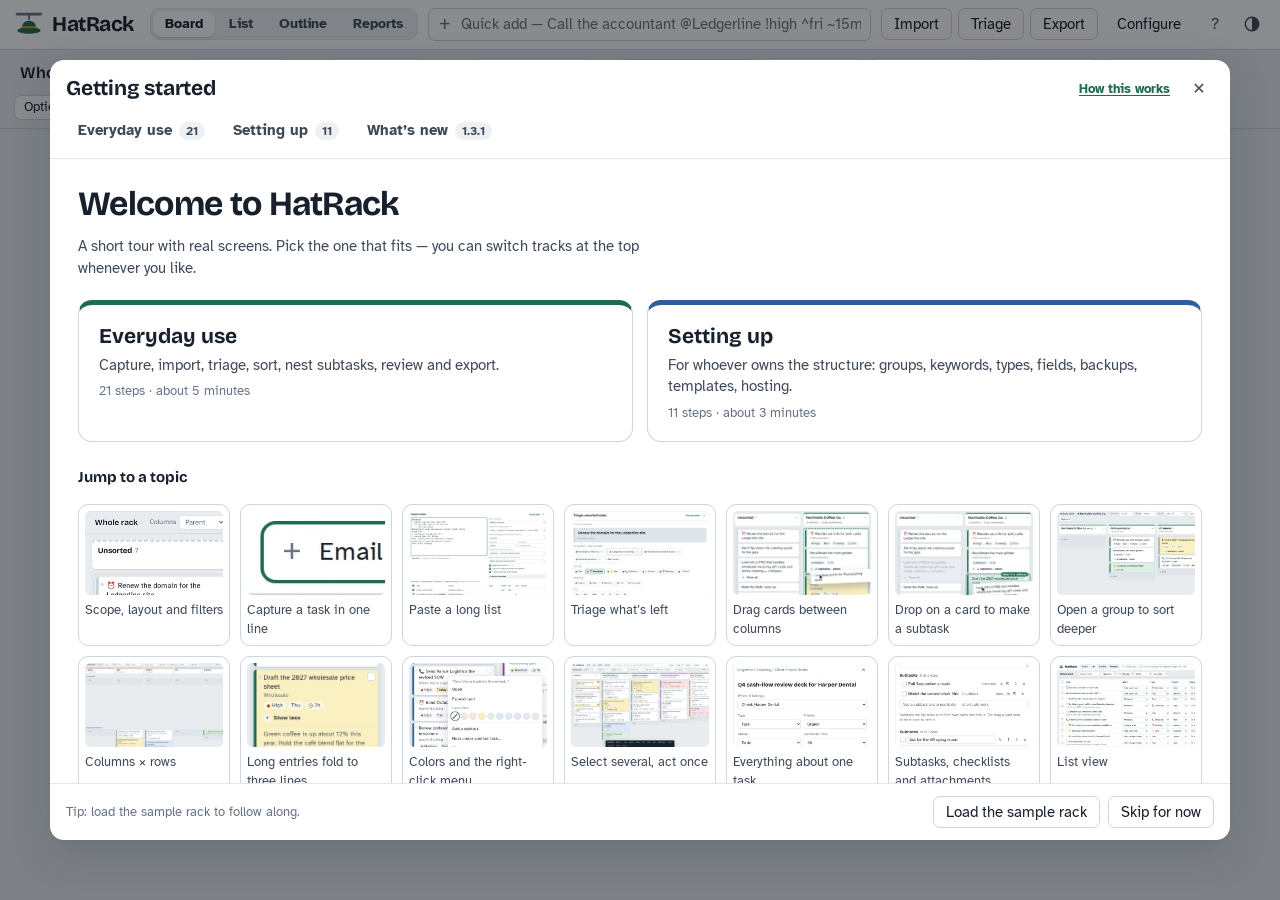
<file: index.html>
<!doctype html>
<html lang="en">
<head>
<meta charset="utf-8">
<meta name="viewport" content="width=device-width, initial-scale=1">
<title>HatRack</title>
<meta name="description" content="HatRack — a lightweight visual sorter for entrepreneurs who wear many hats. Paste long to-do lists, sort them onto your businesses, projects and personal life, and export them to your task app.">
<meta name="theme-color" content="#1E6B52">
<link rel="apple-touch-icon" href="apple-touch-icon.png">
<link rel="manifest" href="manifest.webmanifest">
<meta name="apple-mobile-web-app-capable" content="yes">
<meta name="mobile-web-app-capable" content="yes">
<meta name="apple-mobile-web-app-title" content="HatRack">
<meta name="apple-mobile-web-app-status-bar-style" content="default">
<link rel="icon" href="data:image/svg+xml,%3Csvg xmlns='http://www.w3.org/2000/svg' viewBox='0 0 32 32'%3E%3Crect x='2' y='4' width='28' height='3' rx='1.5' fill='%2364748B'/%3E%3Cpath d='M16 7v4' stroke='%2364748B' stroke-width='2' stroke-linecap='round'/%3E%3Cpath d='M8 22c0-6 3.6-9.5 8-9.5s8 3.5 8 9.5z' fill='%231E6B52'/%3E%3Cellipse cx='16' cy='23' rx='12.5' ry='3.4' fill='%231E6B52'/%3E%3Cpath d='M8.4 19.4h15.2' stroke='%23D9961A' stroke-width='2.2'/%3E%3C/svg%3E">
<script src="guide/tour.js" defer></script>
<link rel="preconnect" href="https://fonts.googleapis.com">
<link rel="preconnect" href="https://fonts.gstatic.com" crossorigin>
<link href="https://fonts.googleapis.com/css2?family=Atkinson+Hyperlegible:wght@400;700&family=Bricolage+Grotesque:opsz,wght@12..96,600;12..96,700&display=swap" rel="stylesheet">
<style>
/* ============ HatRack — styles ============ */
:root{
  --bg:#E8ECF0; --panel:#DFE5EB; --surface:#FFFFFF; --chip:#EEF1F4;
  --ink:#17202B; --ink2:#3F4A59; --muted:#677385;
  --line:#CDD5DE; --line2:#E2E7ED;
  --accent:#1E6B52; --accent-ink:#FFFFFF; --accent-soft:#D6EBE2;
  --hl:#D9961A; --hl-soft:#FBEBC8;
  --danger:#B42318; --danger-soft:#FBE4E1;
  --shadow:0 1px 0 rgba(23,32,43,.05),0 1px 3px rgba(23,32,43,.10);
  --shadow-lg:0 12px 40px rgba(23,32,43,.18);
  --font-ui:"Atkinson Hyperlegible",system-ui,-apple-system,"Segoe UI",Roboto,sans-serif;
  --font-display:"Bricolage Grotesque",var(--font-ui);
  --colw:292px;
  --tint-red:#FCE3E0; --tint-orange:#FDE7D2; --tint-yellow:#FAF0C2; --tint-green:#DCF0E2; --tint-teal:#D3EEEE;
  --tint-blue:#DCE8F8; --tint-purple:#E9E1F7; --tint-pink:#F8E0EB; --tint-gray:#E5E8EC;
  color-scheme:light;
}
@media (prefers-color-scheme:dark){
  :root:not([data-theme="light"]){
    --bg:#10151B; --panel:#171E26; --surface:#1E2731; --chip:#26313D;
    --ink:#E5EAF0; --ink2:#B9C3CF; --muted:#8C98A8;
    --line:#2E3A47; --line2:#26313C;
    --accent:#47B08A; --accent-ink:#0B1A14; --accent-soft:#173A2E;
    --hl:#E7B040; --hl-soft:#3A2F14;
    --danger:#F0705F; --danger-soft:#3D1F1B;
    --shadow:0 1px 0 rgba(0,0,0,.25),0 1px 3px rgba(0,0,0,.35);
    --shadow-lg:0 12px 40px rgba(0,0,0,.5);
    --tint-red:#3B2321; --tint-orange:#3B2918; --tint-yellow:#373018; --tint-green:#1B3226; --tint-teal:#163233;
    --tint-blue:#1A2B40; --tint-purple:#2A2240; --tint-pink:#38202D; --tint-gray:#29313B;
    color-scheme:dark;
  }
}
:root[data-theme="dark"]{
  --bg:#10151B; --panel:#171E26; --surface:#1E2731; --chip:#26313D;
  --ink:#E5EAF0; --ink2:#B9C3CF; --muted:#8C98A8;
  --line:#2E3A47; --line2:#26313C;
  --accent:#47B08A; --accent-ink:#0B1A14; --accent-soft:#173A2E;
  --hl:#E7B040; --hl-soft:#3A2F14;
  --danger:#F0705F; --danger-soft:#3D1F1B;
  --shadow:0 1px 0 rgba(0,0,0,.25),0 1px 3px rgba(0,0,0,.35);
  --shadow-lg:0 12px 40px rgba(0,0,0,.5);
  --tint-red:#3B2321; --tint-orange:#3B2918; --tint-yellow:#373018; --tint-green:#1B3226; --tint-teal:#163233;
  --tint-blue:#1A2B40; --tint-purple:#2A2240; --tint-pink:#38202D; --tint-gray:#29313B;
  color-scheme:dark;
}

*,*::before,*::after{box-sizing:border-box}
html,body{margin:0;height:100%}
body{background:var(--bg);color:var(--ink);font:15px/1.45 var(--font-ui);-webkit-font-smoothing:antialiased;display:flex;flex-direction:column;overflow:hidden}
button,input,select,textarea{font:inherit;color:inherit}
button{cursor:pointer}
a{color:var(--accent)}
:focus-visible{outline:2px solid var(--accent);outline-offset:2px}
[hidden]{display:none!important}
.muted{color:var(--muted)}
.sm{font-size:13px}
kbd{font:12px/1 var(--font-ui);background:var(--chip);border:1px solid var(--line);border-bottom-width:2px;border-radius:4px;padding:2px 5px;color:var(--ink2)}

/* ---------- controls ---------- */
.btn{display:inline-flex;align-items:center;gap:6px;border:1px solid var(--line);background:var(--surface);border-radius:7px;padding:6px 12px;line-height:1.2;white-space:nowrap;transition:background .12s,border-color .12s}
.btn:hover{border-color:var(--muted)}
.btn.primary{background:var(--accent);border-color:var(--accent);color:var(--accent-ink);font-weight:700}
.btn.primary:hover{filter:brightness(1.07)}
.btn.ghost{background:transparent;border-color:transparent}
.btn.ghost:hover{background:var(--chip)}
.btn.danger{color:var(--danger)}
.btn.danger:hover{background:var(--danger-soft);border-color:var(--danger)}
.btn.sm{padding:4px 9px;font-size:13px}
.btn[aria-pressed="true"]{background:var(--accent-soft);border-color:var(--accent);color:var(--ink)}
.icon-btn{display:inline-grid;place-items:center;width:30px;height:30px;border-radius:7px;border:1px solid transparent;background:transparent;color:var(--ink2);font-size:16px;line-height:1}
.icon-btn:hover{background:var(--chip);color:var(--ink)}
.icon-btn.sm{width:26px;height:26px;font-size:14px}
.inp,select.inp{border:1px solid var(--line);background:var(--surface);border-radius:7px;padding:6px 9px;min-width:0;line-height:1.25}
.inp:focus{outline:2px solid var(--accent);outline-offset:0;border-color:transparent}
textarea.inp{resize:vertical;width:100%;line-height:1.45}
select.inp{padding-right:26px}
input[type="color"]{width:30px;height:30px;padding:2px;border:1px solid var(--line);border-radius:7px;background:var(--surface);cursor:pointer}
input[type="checkbox"]{accent-color:var(--accent);width:16px;height:16px}
label.chk{display:inline-flex;align-items:center;gap:7px;cursor:pointer}
.field{display:flex;flex-direction:column;gap:4px}
.field>span{font-size:13px;color:var(--muted)}

/* ---------- top bar ---------- */
.top{display:flex;align-items:center;gap:10px;padding:8px 14px;background:var(--surface);border-bottom:1px solid var(--line);flex-wrap:wrap}
.brand{display:flex;align-items:center;gap:8px;font:700 21px/1 var(--font-display);letter-spacing:-.02em;color:var(--ink);text-decoration:none;margin-right:6px}
.brand svg{flex:none}
.seg{display:inline-flex;background:var(--chip);border-radius:9px;padding:3px;gap:2px}
.seg button{border:0;background:transparent;padding:5px 12px;border-radius:7px;color:var(--ink2)}
.seg button:hover{color:var(--ink)}
.seg button[aria-pressed="true"]{background:var(--surface);box-shadow:var(--shadow);color:var(--ink);font-weight:700}
.quick{flex:1;min-width:220px;display:flex;align-items:center;position:relative}
.quick input{width:100%;padding-left:32px}
.quick::before{content:"+";position:absolute;left:11px;top:50%;transform:translateY(-52%);font-size:19px;color:var(--muted);pointer-events:none}
.top-actions{display:flex;gap:6px;align-items:center;flex-wrap:wrap}

/* ---------- toolbar ---------- */
.toolbar{display:flex;align-items:center;gap:8px 12px;padding:8px 14px;border-bottom:1px solid var(--line);background:var(--bg);flex-wrap:wrap;font-size:14px}
.crumbs{display:flex;align-items:center;gap:2px;flex-wrap:wrap;font:600 16px/1.2 var(--font-display);margin-right:6px}
.crumbs button{border:0;background:none;padding:3px 6px;border-radius:6px;color:var(--ink2)}
.crumbs button:hover{background:var(--chip);color:var(--ink)}
.crumbs button.here{color:var(--ink)}
.crumbs .sep{color:var(--muted);padding:0 1px}
.crumbs .dot{display:inline-block;width:9px;height:9px;border-radius:3px;margin-right:5px;vertical-align:1px}
.tb-group{display:flex;align-items:center;gap:6px;flex-wrap:wrap}
.tb-group label{display:inline-flex;align-items:center;gap:5px;color:var(--muted)}
.tb-group select.inp,.tb-group input.inp{padding:4px 8px;font-size:14px}
.tb-sep{width:1px;height:22px;background:var(--line)}
.tb-search{width:140px}
.tb-group select.inp{max-width:124px}
.tb-ftoggle{display:none}
.spacer{flex:1}

/* ---------- main ---------- */
main#view{flex:1;min-height:0;overflow:auto;position:relative}

/* ---------- board ---------- */
.board{display:inline-flex;flex-direction:column;min-width:100%;padding:0 14px 140px}
.board-row{display:grid;grid-template-columns:repeat(var(--ncols),var(--colw));gap:12px;align-items:start}
.board-head{position:sticky;top:0;z-index:6;background:var(--bg);padding:12px 0 8px}
.col-head{position:relative;background:var(--surface);border-radius:10px;padding:9px 8px 8px 12px;box-shadow:var(--shadow);border-top:4px solid var(--c,var(--line));min-height:58px;display:flex;flex-direction:column;gap:2px}
.col-head.inbox{border-top-style:dashed}
.col-title{display:flex;align-items:center;gap:6px;min-width:0;padding-right:58px}
.col-name{border:0;background:none;padding:0;font:700 15.5px/1.2 var(--font-display);text-align:left;color:var(--ink);overflow:hidden;text-overflow:ellipsis;white-space:nowrap;min-width:0}
button.col-name.drill:hover{text-decoration:underline;text-decoration-color:var(--c,var(--muted));text-underline-offset:3px}
.col-n{font-size:13px;color:var(--muted);flex:none}
.col-meta{font-size:12.5px;color:var(--muted);display:flex;gap:8px;align-items:center}
.col-tools{position:absolute;top:6px;right:6px;display:flex;gap:2px;align-items:center}
.col-key{font-size:11px;min-width:18px;text-align:center}
.lane{margin-top:14px}
.lane-head{position:sticky;left:14px;display:inline-flex;align-items:center;gap:8px;padding:2px 2px 6px;font:700 14px/1.2 var(--font-display);color:var(--ink2)}
.lane-head .sw{width:10px;height:10px;border-radius:3px;background:var(--c,var(--muted))}
.lane-head .muted{font:400 13px var(--font-ui)}
.cell{background:var(--panel);border-radius:10px;min-height:70px;padding:7px;display:flex;flex-direction:column;gap:6px;transition:background .1s}
.cell.is-over{background:var(--accent-soft);outline:2px dashed var(--accent);outline-offset:-2px}
.cell.nodrop{background:repeating-linear-gradient(135deg,var(--panel) 0 8px,transparent 8px 16px)}
.add-inline{border:1px dashed transparent;background:transparent;color:var(--muted);text-align:left;padding:5px 8px;border-radius:7px;font-size:13.5px}
.cell:hover .add-inline{border-color:var(--line)}
.add-inline:hover{color:var(--ink);background:var(--surface)}
.cell .inline-inp{width:100%}
.drop-ph{height:4px;border-radius:2px;background:var(--accent);margin:-2px 0;flex:none}
.col-add{display:flex;align-items:flex-start}
.col-add .btn{width:100%;justify-content:center;border-style:dashed;background:transparent;min-height:58px;color:var(--muted)}
.col-add .btn:hover{color:var(--ink);background:var(--surface)}

/* coat-check tag card */
.card{position:relative;background:var(--cbg,var(--surface));border-radius:8px;padding:8px 9px 8px 22px;box-shadow:var(--shadow);cursor:grab;border:1px solid transparent;user-select:none;-webkit-user-select:none}
.card::before{content:"";position:absolute;left:0;top:0;bottom:0;width:6px;border-radius:8px 0 0 8px;background:var(--tag,var(--line))}
.card::after{content:"";position:absolute;left:10px;top:12px;width:6px;height:6px;border-radius:50%;background:var(--panel);box-shadow:inset 0 0 0 1px var(--line)}
.card:hover{border-color:var(--line)}
.card.is-sel{border-color:var(--hl);box-shadow:0 0 0 2px var(--hl-soft),var(--shadow)}
.card.is-dragging{opacity:.35}
.card.is-done .card-title{text-decoration:line-through;color:var(--muted)}
.card-title{font-size:14.5px;line-height:1.35;overflow-wrap:anywhere;padding-right:16px}
.card-title .ty{margin-right:5px}
.card-path{font-size:12px;color:var(--muted);margin-top:1px}
.card-meta{display:flex;flex-wrap:wrap;gap:4px;margin-top:6px}
.card-check{position:absolute;top:6px;right:6px;width:18px;height:18px;border-radius:5px;border:1.5px solid var(--line);background:var(--surface);opacity:0;display:grid;place-items:center;font-size:11px;line-height:1;color:var(--accent-ink);padding:0}
.card:hover .card-check,.card.is-sel .card-check{opacity:1}
.card.is-sel .card-check{background:var(--hl);border-color:var(--hl)}
@media (hover:none){.card-check{opacity:1}}
.density-compact .card{padding-top:6px;padding-bottom:6px}
.density-compact .card::after{top:10px}
.density-compact .card-meta{display:none}
.density-compact .card-path{display:none}
.pill{display:inline-flex;align-items:center;gap:4px;font-size:12px;line-height:1.3;padding:1px 7px;border-radius:999px;background:var(--chip);color:var(--ink2);white-space:nowrap;max-width:100%;overflow:hidden;text-overflow:ellipsis}
.pill .d{width:7px;height:7px;border-radius:50%;background:var(--c,var(--muted));flex:none}
.pill.over{background:var(--danger-soft);color:var(--danger);font-weight:700}
.pill.today{background:var(--hl-soft);color:var(--ink)}
.pill.seen{background:var(--hl-soft);color:var(--ink);font-weight:700}
.drag-ghost{position:fixed;top:-100px;left:-100px;background:var(--accent);color:var(--accent-ink);padding:6px 12px;border-radius:8px;font-weight:700;box-shadow:var(--shadow-lg)}

/* empty state */
.empty{max-width:640px;margin:8vh auto;padding:28px;background:var(--surface);border-radius:14px;box-shadow:var(--shadow);text-align:left}
.empty h2{font:700 28px/1.15 var(--font-display);margin:0 0 8px;letter-spacing:-.02em}
.empty p{margin:0 0 18px;color:var(--ink2)}
.empty .acts{display:flex;gap:8px;flex-wrap:wrap}

/* ---------- selection bar ---------- */
.selbar{position:fixed;left:50%;bottom:16px;transform:translateX(-50%);z-index:40;background:var(--ink);color:var(--surface);border-radius:12px;padding:6px 8px 6px 14px;display:flex;align-items:center;gap:4px;box-shadow:var(--shadow-lg);max-width:calc(100vw - 24px);flex-wrap:wrap}
.selbar .n{font-weight:700;margin-right:6px}
.selbar .btn{background:transparent;border-color:transparent;color:inherit;padding:5px 9px}
.selbar .btn:hover{background:rgba(255,255,255,.14)}
:root[data-theme="dark"] .selbar .btn:hover{background:rgba(0,0,0,.1)}

/* ---------- menus / popovers ---------- */
.menu{position:fixed;z-index:80;background:var(--surface);border:1px solid var(--line);border-radius:10px;box-shadow:var(--shadow-lg);padding:4px;min-width:200px;max-width:340px;max-height:min(60vh,520px);overflow:auto}
.menu button{display:flex;align-items:center;gap:8px;width:100%;text-align:left;border:0;background:none;padding:6px 10px;border-radius:6px;font-size:14px;color:var(--ink)}
.menu button:hover,.menu button:focus-visible{background:var(--chip);outline:none}
.menu button .sw{width:9px;height:9px;border-radius:3px;flex:none;background:var(--c,transparent)}
.menu .hd{font-size:12px;color:var(--muted);padding:6px 10px 2px}
.menu hr{border:0;border-top:1px solid var(--line2);margin:4px 2px}
.menu input{width:calc(100% - 8px);margin:4px}

/* ---------- drawer (task editor) ---------- */
.drawer{position:fixed;top:0;right:0;bottom:0;width:min(500px,100vw);background:var(--surface);box-shadow:var(--shadow-lg);z-index:50;display:flex;flex-direction:column;border-left:1px solid var(--line)}
.drawer-head{display:flex;align-items:center;gap:8px;padding:10px 12px;border-bottom:1px solid var(--line2)}
.drawer-head .path{flex:1;font-size:13px;color:var(--muted);overflow:hidden;text-overflow:ellipsis;white-space:nowrap}
.drawer-body{flex:1;overflow:auto;padding:14px 16px 24px;display:flex;flex-direction:column;gap:14px}
.drawer-foot{display:flex;gap:6px;padding:10px 12px;border-top:1px solid var(--line2);flex-wrap:wrap}
.title-inp{min-height:34px;font:700 20px/1.25 var(--font-display);border:1px solid transparent;border-radius:8px;padding:6px 8px;margin:-6px -8px 0;resize:none;width:calc(100% + 16px);background:transparent;overflow:hidden}
.title-inp:hover{border-color:var(--line)}
.grid2{display:grid;grid-template-columns:1fr 1fr;gap:10px}
.grid2 .inp{width:100%}
.sect h4{margin:0 0 6px;font:700 14px/1.2 var(--font-display);display:flex;align-items:center;gap:8px}
.sect h4 .muted{font:400 13px var(--font-ui)}
.subs{display:flex;flex-direction:column;gap:4px}
.sub{display:grid;grid-template-columns:auto 1fr auto auto auto auto;gap:4px;align-items:center}
.sub .inp{padding:4px 7px}
.sub.done .inp{text-decoration:line-through;color:var(--muted)}
.sub-note{grid-column:2 / -1}
.att{display:flex;align-items:center;gap:8px;padding:6px 8px;border:1px solid var(--line2);border-radius:8px}
.att .nm{flex:1;min-width:0;overflow:hidden;text-overflow:ellipsis;white-space:nowrap}
.atts{display:flex;flex-direction:column;gap:5px}
.meta-line{font-size:12.5px;color:var(--muted)}

/* ---------- modal ---------- */
.modal-back{position:fixed;inset:0;background:rgba(10,14,20,.48);z-index:60;display:grid;grid-template-columns:minmax(0,1fr);place-items:center;padding:14px}
.modal{background:var(--surface);border-radius:14px;width:min(720px,100%);max-height:calc(100vh - 28px);display:flex;flex-direction:column;box-shadow:var(--shadow-lg)}
.modal.wide{width:min(1180px,100%)}
.modal.tri-modal{width:min(900px,100%)}
.modal:focus{outline:none}
.modal-head{display:flex;align-items:center;gap:10px;padding:14px 16px 10px}
.modal-head h3{margin:0;font:700 21px/1.2 var(--font-display);letter-spacing:-.01em;flex:1}
.modal-body{padding:4px 16px 16px;overflow:auto;flex:1;min-height:0;min-width:0}
.modal-foot{display:flex;justify-content:flex-end;align-items:center;gap:8px;padding:12px 16px;border-top:1px solid var(--line2)}
.modal-foot .left{margin-right:auto}

/* import */
.imp{display:grid;grid-template-columns:minmax(0,1.35fr) minmax(260px,1fr);gap:14px}
.imp-text{min-height:260px;height:32vh;font-size:14px;font-family:ui-monospace,SFMono-Regular,Menlo,Consolas,monospace}
.imp-filebar{display:flex;align-items:center;gap:8px;margin-top:6px;font-size:13px}
.imp-opts{display:flex;flex-direction:column;gap:9px}
.imp-opts .inp{width:100%}
.imp-checks{display:flex;flex-direction:column;gap:6px;font-size:14px}
.target-chip{display:inline-flex;align-items:center;gap:6px;background:var(--hl-soft);border-radius:999px;padding:3px 6px 3px 10px;font-size:13px;align-self:flex-start}
.imp-sum{margin:14px 0 6px;font-size:14px;display:flex;gap:14px;flex-wrap:wrap}
.imp-sum b{font-family:var(--font-display)}
.cheat{font-size:12.5px;color:var(--ink2);background:var(--chip);border-radius:8px;padding:8px 10px;line-height:1.6}
.cheat code{font-size:12px;background:var(--surface);padding:0 4px;border-radius:4px}
.drop-hint{outline:2px dashed var(--accent);outline-offset:3px}

/* tables */
.tbl-wrap{overflow:auto}
.tbl{border-collapse:separate;border-spacing:0;width:100%;font-size:14px}
.tbl th{position:sticky;top:0;background:var(--surface);text-align:left;font-weight:700;color:var(--ink2);padding:7px 8px;border-bottom:1px solid var(--line);white-space:nowrap;z-index:2;font-size:13px}
.tbl th button{border:0;background:none;padding:0;font:inherit;color:inherit}
.tbl td{padding:5px 8px;border-bottom:1px solid var(--line2);vertical-align:middle}
.tbl tr.is-sel td{background:var(--hl-soft)}
.tbl tr.excluded td{opacity:.45}
.tbl select.inp{padding:3px 22px 3px 6px;font-size:13px;max-width:170px}
.tbl .t-title{min-width:240px}
.tbl .t-title button{border:0;background:none;padding:0;text-align:left;font:inherit;color:var(--ink);cursor:pointer}
.tbl .t-title button:hover{text-decoration:underline}
.badge{display:inline-block;font-size:11.5px;padding:0 6px;border-radius:999px;background:var(--accent-soft);color:var(--ink);font-weight:700;margin-left:4px;vertical-align:1px}
.badge.warn{background:var(--hl-soft)}
.list-view{padding:12px 14px 120px}
.list-view .tbl-wrap{background:var(--surface);border-radius:12px;box-shadow:var(--shadow)}

/* outline */
.outline{max-width:900px;margin:0 auto;padding:18px 18px 120px}
.outline-actions{display:flex;gap:8px;margin-bottom:14px;flex-wrap:wrap;align-items:center}
.ol-sec{margin:0 0 18px}
.ol-h{display:flex;align-items:center;gap:8px;font-family:var(--font-display);font-weight:700;margin:0 0 6px;letter-spacing:-.01em}
.ol-h .sw{width:12px;height:12px;border-radius:4px;background:var(--c,var(--muted))}
.ol-h.l1{font-size:22px;border-bottom:2px solid var(--c,var(--line));padding-bottom:4px}
.ol-h.l2{font-size:18px}
.ol-h.l3,.ol-h.l4,.ol-h.l5{font-size:15.5px}
.ol-notes{white-space:pre-wrap;color:var(--ink2);font-size:14px;margin:0 0 8px}
.ol-list{list-style:none;padding:0;margin:0 0 6px}
.ol-item{list-style:none}
.ol-row{display:grid;grid-template-columns:auto auto 1fr;gap:6px 8px;align-items:start;padding:5px 6px 5px 2px;border-bottom:1px dashed var(--line2);border-radius:6px;background:var(--cbg,transparent);position:relative}
.ol-row[data-bg]{border-bottom-color:transparent;margin-bottom:2px}
.ol-grip{cursor:grab;color:var(--muted);opacity:.35;font-size:14px;line-height:22px;padding:0 2px;user-select:none}
.ol-row:hover .ol-grip{opacity:1}
.ol-row input[type=checkbox]{margin-top:3px}
.ol-body{min-width:0}
.ol-children{padding-left:26px;margin:2px 0 4px;border-left:2px solid var(--line2);margin-left:13px}
.ol-item.is-sel>.ol-row{box-shadow:inset 0 0 0 2px var(--hl)}
.ol-item.is-dragging>.ol-row,.ol-sub.is-dragging{opacity:.35}
.ol-sub{cursor:grab}
.ol-more{border:0;background:none;padding:2px 0;color:var(--accent);font-size:13px;font-weight:700;cursor:pointer}
.drop-before{box-shadow:0 -3px 0 0 var(--accent)}
.drop-after{box-shadow:0 3px 0 0 var(--accent)}
.ol-h.is-over{background:var(--accent-soft);border-radius:6px;outline:2px dashed var(--accent);outline-offset:2px}
.ol-item .t{border:0;background:none;padding:0;text-align:left;font:inherit;color:var(--ink);cursor:pointer}
.ol-item .t:hover{text-decoration:underline}
.ol-item .m{display:flex;flex-wrap:wrap;gap:4px;margin-top:3px}
.ol-item .n{white-space:pre-wrap;color:var(--ink2);font-size:13.5px;margin-top:4px}
.ol-subs{list-style:none;padding:0 0 0 4px;margin:4px 0 0;font-size:14px;color:var(--ink2)}
.ol-indent{padding-left:18px;border-left:2px solid var(--line2);margin-left:5px}

/* reports */
.reports{padding:16px 16px 120px;display:grid;grid-template-columns:repeat(auto-fill,minmax(330px,1fr));gap:14px;align-items:start;max-width:1500px}
.rp{background:var(--surface);border-radius:12px;box-shadow:var(--shadow);padding:14px 16px}
.rp h3{margin:0 0 10px;font:700 16px/1.2 var(--font-display)}
.rp.span2{grid-column:span 2}
@media (max-width:760px){.rp.span2{grid-column:auto}}
.stats{display:grid;grid-template-columns:repeat(auto-fill,minmax(130px,1fr));gap:10px;grid-column:1 / -1}
.stat{background:var(--surface);border-radius:12px;box-shadow:var(--shadow);padding:12px 14px}
.stat .v{font:700 28px/1.1 var(--font-display);letter-spacing:-.02em}
.stat .l{font-size:13px;color:var(--muted)}
.stat.alert .v{color:var(--danger)}
.bars{display:flex;flex-direction:column;gap:7px}
.bar{display:grid;grid-template-columns:minmax(90px,38%) 1fr auto;gap:8px;align-items:center;font-size:13.5px}
.bar .lbl{overflow:hidden;text-overflow:ellipsis;white-space:nowrap}
.bar .track{height:12px;background:var(--chip);border-radius:3px;overflow:hidden}
.bar .fill{height:100%;background:var(--c,var(--accent));border-radius:3px 0 0 3px}
.bar .val{font-variant-numeric:tabular-nums;color:var(--ink2);min-width:64px;text-align:right}
.rlist{list-style:none;margin:0;padding:0;font-size:14px}
.rlist li{display:flex;flex-wrap:wrap;gap:2px 10px;align-items:baseline;padding:5px 0;border-bottom:1px dashed var(--line2)}
.rlist li .t{flex:1 1 220px;min-width:0;border:0;background:none;padding:0;text-align:left;color:var(--ink);font:inherit;cursor:pointer}
.rlist li .t:hover{text-decoration:underline}
.rlist .d{color:var(--muted);font-size:12.5px;margin-left:auto;text-align:right}
.rp-date{font:700 13px var(--font-display);color:var(--ink2);margin:10px 0 2px}

/* settings */
.settings{display:grid;grid-template-columns:200px minmax(0,1fr);gap:18px;padding:16px;max-width:1150px;margin:0 auto 120px}
.set-nav{display:flex;flex-direction:column;gap:2px;position:sticky;top:12px;align-self:start}
.set-nav button{border:0;background:none;text-align:left;padding:7px 10px;border-radius:8px;color:var(--ink2)}
.set-nav button:hover{background:var(--chip)}
.set-nav button[aria-current="true"]{background:var(--surface);color:var(--ink);font-weight:700;box-shadow:var(--shadow)}
.set-pane{background:var(--surface);border-radius:12px;box-shadow:var(--shadow);padding:16px 18px 20px}
.set-pane h2{margin:0 0 4px;font:700 22px/1.2 var(--font-display);letter-spacing:-.01em}
.set-pane>p{margin:0 0 14px;color:var(--ink2)}
.rows{display:flex;flex-direction:column;gap:6px}
.srow{display:flex;align-items:center;gap:6px;flex-wrap:wrap;padding:5px 6px;border-radius:8px}
.srow:hover{background:var(--panel)}
.srow .inp{padding:5px 8px}
.srow .grow{flex:1;min-width:140px}
.srow .kw{flex:1.3;min-width:160px}
.srow .cnt{font-size:12.5px;color:var(--muted);min-width:56px;text-align:right}
.srow .emoji{width:46px;text-align:center}
.tree-pad{display:inline-block;flex:none}
.lvl-tag{font-size:11.5px;color:var(--muted);min-width:70px}
.area-notes{width:100%;margin:2px 0 4px}
.chips{display:flex;flex-wrap:wrap;gap:6px}
.chip{display:inline-flex;align-items:center;gap:6px;background:var(--chip);border-radius:999px;padding:4px 6px 4px 11px;font-size:14px}
.chip button{border:0;background:none;color:var(--muted);padding:0 4px;border-radius:50%}
.chip button:hover{color:var(--danger)}
.set-actions{display:flex;gap:8px;flex-wrap:wrap;margin-top:12px}
.help-grid{display:grid;grid-template-columns:auto 1fr;gap:6px 14px;font-size:14px;align-items:baseline}
.help-grid code{background:var(--chip);padding:1px 6px;border-radius:5px;white-space:nowrap}
.help h4{font:700 15px var(--font-display);margin:16px 0 8px}
.help h4:first-child{margin-top:0}

/* triage */
.triage{display:flex;flex-direction:column;gap:14px}
.tri-progress{height:6px;background:var(--chip);border-radius:3px;overflow:hidden}
.tri-progress div{height:100%;background:var(--accent)}
.tri-card{position:relative;background:var(--panel);border-radius:12px;padding:18px 18px 16px 30px}
.tri-card::before{content:"";position:absolute;left:0;top:0;bottom:0;width:9px;border-radius:12px 0 0 12px;background:var(--tag,var(--line))}
.tri-title{font:700 22px/1.25 var(--font-display);width:100%;border:1px solid transparent;background:transparent;border-radius:8px;padding:4px 6px;margin:-4px -6px;resize:none}
.tri-title:hover{border-color:var(--line)}
.tri-notes{white-space:pre-wrap;color:var(--ink2);margin-top:8px;font-size:14px;max-height:120px;overflow:auto}
.tri-row{display:flex;flex-direction:column;gap:6px}
.tri-row .lbl{font-size:13px;color:var(--muted);display:flex;align-items:center;gap:6px;flex-wrap:wrap}
.tri-opts{display:flex;flex-wrap:wrap;gap:6px}
.opt{display:inline-flex;align-items:center;gap:7px;border:1px solid var(--line);background:var(--surface);border-radius:9px;padding:7px 12px;font-size:14px}
.opt:hover{border-color:var(--ink2)}
.opt[aria-pressed="true"]{border-color:var(--accent);background:var(--accent-soft);font-weight:700}
.opt .k{font-size:11.5px;color:var(--muted);border:1px solid var(--line);border-radius:4px;padding:0 4px}
.opt .sw{width:10px;height:10px;border-radius:3px;background:var(--c,var(--muted))}
.opt.big{padding:10px 14px;font-size:15px}
.tri-done{text-align:center;padding:30px 10px}
.tri-done h3{font:700 26px var(--font-display);margin:0 0 6px}

/* export */
.fmt-grid{display:grid;grid-template-columns:repeat(auto-fill,minmax(200px,1fr));gap:8px}
.fmt{display:flex;flex-direction:column;gap:2px;border:1px solid var(--line);border-radius:10px;padding:9px 11px;cursor:pointer;background:var(--surface)}
.fmt:hover{border-color:var(--ink2)}
.fmt input{position:absolute;opacity:0;pointer-events:none}
.fmt b{font-family:var(--font-display);font-size:15px}
.fmt span{font-size:12.5px;color:var(--muted)}
.fmt.on{border-color:var(--accent);background:var(--accent-soft)}
.exp-row{display:flex;gap:12px;flex-wrap:wrap;margin:14px 0 8px;align-items:flex-end}
.exp-pre{background:var(--chip);border-radius:8px;padding:10px 12px;font:12.5px/1.5 ui-monospace,SFMono-Regular,Menlo,Consolas,monospace;white-space:pre;overflow:auto;max-height:34vh;margin:0}
.note-line{font-size:13px;color:var(--ink2);margin:8px 0 0}

/* toasts */
.toasts{position:fixed;left:16px;bottom:16px;z-index:55;display:flex;flex-direction:column;gap:8px;pointer-events:none}
.toast{pointer-events:auto;background:var(--ink);color:var(--surface);padding:9px 10px 9px 14px;border-radius:10px;box-shadow:var(--shadow-lg);display:flex;align-items:center;gap:10px;font-size:14px;max-width:420px}
.toast button{border:0;background:rgba(127,127,127,.25);color:inherit;border-radius:6px;padding:3px 9px;font-weight:700}

/* responsive */
@media (max-width:900px){
  .imp{grid-template-columns:1fr}
  .settings{grid-template-columns:1fr}
  .set-nav{flex-direction:row;flex-wrap:wrap;position:static}
  .top-actions .lbl{display:none}
}
@media (max-width:640px){
  :root{--colw:84vw}
  .tb-filters{display:none;width:100%}
  .toolbar.show-f .tb-filters{display:flex}
  .tb-ftoggle{display:inline-flex}
  .tb-sep,#btn-theme,.tb-group label>span{display:none}
  .top-actions .btn{padding:6px 9px}
  .brand{font-size:19px}
  .seg button{padding:5px 9px}
  .top{padding:8px 10px}
  .quick{order:5;flex-basis:100%}
  .toolbar{padding:8px 10px}
  .tb-search{width:100%}
  .grid2{grid-template-columns:1fr}
  .board{padding:0 10px 140px}
  .selbar{left:8px;right:8px;transform:none;max-width:none;flex-wrap:nowrap;overflow-x:auto;bottom:10px;-webkit-overflow-scrolling:touch}
  .selbar .n{white-space:nowrap}
}
@media (prefers-reduced-motion:reduce){*{transition:none!important}}

/* print (outline / reports) */
@media print{
  body{overflow:visible;display:block;background:#fff;color:#000}
  .top,.toolbar,.selbar,.toasts,.outline-actions,.drawer,#modal-root{display:none!important}
  main#view{overflow:visible}
  .rp,.stat{box-shadow:none;border:1px solid #ccc}
}
.set-pane h3{font:700 16px/1.2 var(--font-display);margin:20px 0 6px}
.set-pane code,.note-line code{background:var(--chip);padding:0 5px;border-radius:4px;font-size:13px}
.cheat summary{cursor:pointer;font-weight:700;color:var(--ink)}
body.has-sel .col-key{display:inline-block}
.col-key[hidden]{display:none}

/* ---------- previews, subtasks, colors (v1.1) ---------- */
.clamp{display:-webkit-box;-webkit-box-orient:vertical;-webkit-line-clamp:3;line-clamp:3;overflow:hidden}
.density-compact .card .card-title.clamp{-webkit-line-clamp:2;line-clamp:2}
.is-open>.card-title.clamp,.is-open>.ol-row .clamp,.ol-item.is-open>.ol-row .clamp{display:block;-webkit-line-clamp:unset;line-clamp:none;overflow:visible}
.ol-item .t.clamp{text-align:left}
.ol-item .n.clamp{margin-top:4px}
.card-more{display:flex;align-items:center;gap:6px;margin:7px 0 -2px;border:0;background:none;padding:2px 0;color:var(--ink2);font-size:12.5px;font-weight:700;text-align:left;cursor:pointer;max-width:100%}
.card-more:hover{color:var(--accent)}
.card-more .chev{display:inline-grid;place-items:center;width:16px;height:16px;border-radius:4px;background:var(--chip);font-size:10px;color:var(--ink2);flex:none}
.card[data-bg] .card-more .chev,.card[data-bg] .pill{background:rgba(255,255,255,.6)}
:root[data-theme="dark"] .card[data-bg] .pill,:root[data-theme="dark"] .card[data-bg] .card-more .chev{background:rgba(0,0,0,.28)}
@media (prefers-color-scheme:dark){:root:not([data-theme="light"]) .card[data-bg] .pill,:root:not([data-theme="light"]) .card[data-bg] .card-more .chev{background:rgba(0,0,0,.28)}}
.density-compact .card:not(.is-open) .card-more{display:none}
.card-body{margin-top:8px;padding-top:8px;border-top:1px dashed var(--line);display:flex;flex-direction:column;gap:8px;cursor:default}
.cb-notes{white-space:pre-wrap;font-size:13.5px;color:var(--ink2);overflow-wrap:anywhere;user-select:text;-webkit-user-select:text}
.cb-subs{display:flex;flex-direction:column;gap:3px}
.cb-sub{display:flex;gap:7px;align-items:flex-start;font-size:13.5px;cursor:pointer}
.cb-sub input{margin-top:2px;flex:none}
.cb-sub.done span{text-decoration:line-through;color:var(--muted)}
.subtree{display:flex;flex-direction:column;gap:5px}
.subcard{position:relative;display:grid;grid-template-columns:auto 1fr;gap:7px;align-items:start;margin-left:calc(var(--d,0) * 16px);background:var(--scbg,var(--panel));border-radius:7px;padding:6px 8px;cursor:grab;border:1px solid transparent}
.card[data-bg] .subcard:not([data-bg]){--scbg:rgba(255,255,255,.6)}
:root[data-theme="dark"] .card[data-bg] .subcard:not([data-bg]){--scbg:rgba(0,0,0,.24)}
@media (prefers-color-scheme:dark){:root:not([data-theme="light"]) .card[data-bg] .subcard:not([data-bg]){--scbg:rgba(0,0,0,.24)}}
.subcard:hover{border-color:var(--line)}
.subcard.is-sel{border-color:var(--hl)}
.subcard.is-dragging{opacity:.35}
.subcard.is-done .sc-title{text-decoration:line-through;color:var(--muted)}
.sc-done{margin-top:2px}
.sc-title{font-size:13.5px;line-height:1.35;overflow-wrap:anywhere}
.subcard .card-meta{margin-top:4px}
.subtree .drop-ph{margin:0}
.add-sub{align-self:flex-start;border:1px dashed var(--line);background:transparent;color:var(--muted);border-radius:7px;padding:3px 9px;font-size:13px}
.add-sub:hover{color:var(--ink);border-color:var(--muted)}
.add-sub-inp{width:100%;font-size:13.5px}
.nest-target{outline:2px solid var(--accent)!important;outline-offset:1px;position:relative}
.nest-target::after,.card.nest-target::after{content:attr(data-nest-label);position:absolute;left:auto;top:auto;width:auto;height:auto;box-shadow:none;line-height:1.4;right:6px;top:-11px;bottom:auto;z-index:3;background:var(--accent);color:var(--accent-ink);font-size:11.5px;font-weight:700;padding:2px 8px;border-radius:999px;white-space:nowrap;pointer-events:none}
.card.nest-target{background:var(--accent-soft)}
.linkish{border:0;background:none;padding:0;color:var(--accent);font:inherit;font-weight:700;cursor:pointer;text-decoration:underline;text-underline-offset:2px}
.drawer-head .path .sep{color:var(--muted)}
.swatches,.sw-row{display:flex;flex-wrap:wrap;gap:6px}
.sw-row{padding:4px 8px 6px}
.swb{width:26px;height:26px;border-radius:50%;border:1.5px solid var(--line);background:var(--sw,var(--surface));padding:0;cursor:pointer;position:relative}
.swb[data-swv=""],.swb[data-color=""]{background:linear-gradient(135deg,transparent 44%,var(--muted) 44% 56%,transparent 56%),var(--surface)}
.swb:hover{transform:scale(1.08)}
.swb.on{box-shadow:0 0 0 2px var(--surface),0 0 0 4px var(--accent)}
.menu .sw-row .swb{display:inline-block;width:24px;height:24px;padding:0;border-radius:50%;border:1.5px solid var(--line);background:var(--sw,var(--surface))}
.menu .sw-row .swb[data-swv=""]{background:linear-gradient(135deg,transparent 44%,var(--muted) 44% 56%,transparent 56%),var(--surface)}
.menu .sw-row .swb:hover{transform:scale(1.1);border-color:var(--ink2)}
.menu .sw-row .swb.on{box-shadow:0 0 0 2px var(--surface),0 0 0 4px var(--accent)}
.st-row{display:grid;grid-template-columns:auto minmax(0,1fr) auto auto auto auto;gap:4px;align-items:center;padding:3px 4px;border-radius:7px;background:var(--cbg,transparent)}
.st-row:hover{background:var(--cbg,var(--panel))}
.st-title{border:0;background:none;padding:2px 0;text-align:left;font:inherit;color:var(--ink);cursor:pointer;overflow:hidden;text-overflow:ellipsis;white-space:nowrap}
.st-title:hover{text-decoration:underline}
.st-row.done .st-title{text-decoration:line-through;color:var(--muted)}
.st-meta{font-size:12.5px;color:var(--muted);white-space:nowrap}
.cdot{display:inline-block;width:10px;height:10px;border-radius:50%;background:var(--sw);border:1px solid var(--line);margin-right:6px;vertical-align:0}
.clamp-inline{display:-webkit-inline-box;-webkit-box-orient:vertical;-webkit-line-clamp:3;overflow:hidden;max-width:100%}
/* in-app guide */
.guide-frame{width:100%;height:min(78vh,900px);border:0;border-radius:10px;background:var(--bg);display:block}
.modal.guide-modal{width:min(1240px,100%)}
.modal.guide-modal .modal-body{padding:0 12px 12px}
.help-link{font-size:13px;font-weight:700;color:var(--accent);border:0;background:none;padding:0;cursor:pointer;text-decoration:underline;text-underline-offset:2px}
.pane-head{display:flex;align-items:baseline;gap:12px;flex-wrap:wrap;justify-content:space-between}
.modal-head .help-link{margin-right:4px}

.parent-line{font-size:13.5px;color:var(--muted);margin-bottom:-8px;overflow-wrap:anywhere}

/* ---------- getting-started tour (v1.2) ---------- */
.modal.tour-modal{width:min(1180px,100%);height:min(780px,calc(100vh - 28px))}
.modal.tour-modal .modal-body{padding:0;display:flex;flex-direction:column;overflow:hidden}
.tour{display:flex;flex-direction:column;min-height:0;flex:1}
.tour-tabs{display:flex;gap:4px;padding:0 16px 10px;border-bottom:1px solid var(--line2);flex-wrap:wrap}
.tour-tabs button{border:0;background:transparent;padding:6px 12px;border-radius:8px;color:var(--ink2);font-weight:700;display:inline-flex;gap:7px;align-items:center}
.tour-tabs button:hover{background:var(--chip)}
.tour-tabs button[aria-selected="true"]{background:var(--accent-soft);color:var(--ink)}
.tour-tabs .n{font-size:11.5px;font-weight:700;background:var(--chip);color:var(--ink2);border-radius:999px;padding:1px 7px}
.tour-stage{flex:1;min-height:0;display:grid;grid-template-columns:minmax(0,1.65fr) minmax(280px,1fr);grid-auto-rows:max-content;align-content:start;gap:22px;padding:16px;overflow:auto}
.tour-stage.noimg{grid-template-columns:minmax(0,680px);justify-content:center}
.tour-shot{min-width:0;min-height:0;display:flex;align-items:flex-start;justify-content:center;background:var(--panel);border-radius:12px;padding:12px}
.tour-shot.icon{align-items:center}
.tour-shot.missing{display:none}
.tour-frame{position:relative;display:inline-block;max-width:100%;line-height:0}
.tour-frame img{display:block;max-width:100%;max-height:min(560px,calc(100vh - 290px));width:auto;height:auto;border-radius:8px;box-shadow:0 0 0 1px var(--line),var(--shadow)}
.tour-shot.icon img{max-height:150px;border-radius:30px}
.tour .pin{position:absolute;transform:translate(-50%,-50%);width:24px;height:24px;border-radius:50%;border:2px solid #fff;background:var(--hl);color:#1B1406;font:700 12.5px/20px var(--font-ui);text-align:center;box-shadow:0 2px 6px rgba(0,0,0,.35);z-index:2;transition:transform .12s}
.tour .pin.on{transform:translate(-50%,-50%) scale(1.25)}
.tour .hlbox{position:absolute;border:2.5px solid var(--hl);border-radius:6px;background:rgba(217,150,26,.12);opacity:0;pointer-events:none;transition:opacity .12s;z-index:1}
.tour .hlbox.on{opacity:1}
.tour-copy{min-width:0;display:flex;flex-direction:column;gap:10px}
.tour-copy h3{font:700 25px/1.15 var(--font-display);letter-spacing:-.015em;margin:0;text-wrap:balance}
.tour-copy p{margin:0;color:var(--ink2);font-size:15.5px}
.tour-count{font-size:13px;color:var(--muted)}
.tour-badge{align-self:flex-start;background:var(--hl-soft);color:var(--ink);font-size:12.5px;font-weight:700;border-radius:999px;padding:2px 10px}
.tour-note{border-left:3px solid var(--hl);padding-left:10px}
.tour-legend{list-style:none;margin:2px 0 0;padding:0;display:flex;flex-direction:column;gap:6px;font-size:14.5px}
.tour-legend li{display:flex;gap:9px;align-items:flex-start;padding:3px 5px;border-radius:7px}
.tour-legend li.on{background:var(--hl-soft)}
.tour-legend .num{flex:none;width:21px;height:21px;border-radius:50%;background:var(--hl);color:#1B1406;font:700 11.5px/21px var(--font-ui);text-align:center}
.tour-tips,.tour-list{margin:0;padding-left:18px;display:flex;flex-direction:column;gap:6px;font-size:14.5px;color:var(--ink2)}
.tour-list{list-style:none;padding:0;gap:10px}
.tour-list li{display:flex;flex-direction:column;gap:2px;background:var(--panel);border-radius:9px;padding:9px 12px}
.tour-list b{font-family:var(--font-display);font-size:15.5px;color:var(--ink)}
.tour-acts{display:flex;gap:12px;align-items:center;flex-wrap:wrap;margin-top:4px}
.tour-foot{display:flex;align-items:center;gap:8px;padding:12px 16px;border-top:1px solid var(--line2);flex-wrap:wrap}
.tour-dots{display:flex;gap:5px;flex-wrap:wrap;max-width:60%}
.tour-dots button{width:22px;height:6px;border-radius:3px;border:0;padding:0;background:var(--line)}
.tour-dots button:hover{background:var(--muted)}
.tour-dots button[aria-current="true"]{background:var(--accent);width:34px}
.tour-welcome{flex:1;overflow:auto;padding:26px 28px;display:flex;flex-direction:column;gap:14px}
.tour-welcome h2{font:700 34px/1.1 var(--font-display);letter-spacing:-.02em;margin:0}
.tour-welcome>p{margin:0;color:var(--ink2);max-width:62ch}
.tour-choices{display:grid;grid-template-columns:repeat(2,minmax(0,1fr));gap:14px;margin:6px 0}
.tour-choice{display:flex;flex-direction:column;gap:6px;text-align:left;border:1.5px solid var(--line);background:var(--surface);border-radius:14px;padding:18px 20px;border-top:5px solid var(--accent);cursor:pointer}
.tour-choice.admin{border-top-color:#2F5D9E}
.tour-choice:hover{border-color:var(--ink2);border-top-color:var(--accent)}
.tour-choice.admin:hover{border-top-color:#2F5D9E}
.tour-thumbs{display:grid;grid-template-columns:repeat(auto-fill,minmax(150px,1fr));gap:10px;margin-top:4px}
.tour-thumbs button{border:1px solid var(--line);background:var(--surface);border-radius:10px;padding:6px;display:flex;flex-direction:column;gap:6px;text-align:left;font-size:13px;color:var(--ink2);cursor:pointer}
.tour-thumbs button:hover{border-color:var(--accent);color:var(--ink)}
.tour-thumbs img{width:100%;height:84px;object-fit:cover;object-position:top left;border-radius:6px;background:var(--panel)}
.tour-choice b{font:700 21px var(--font-display)}
.tour-choice span{color:var(--ink2)}
.tour-choice small{color:var(--muted);font-size:13px}
@media (max-width:820px){
  .tour-stage{grid-template-columns:1fr;grid-auto-rows:max-content}
  .tour-shot{min-height:auto}
  .tour-frame img{max-height:42vh}
  .tour-choices{grid-template-columns:1fr}
  .tour-dots{max-width:100%;order:3;width:100%}
  .modal.tour-modal{height:calc(100vh - 20px)}
}

/* ---------- change log, roles and What's new (v1.3) ---------- */
.k-new{--kc:#2E8A5E;--kc-soft:var(--tint-green)}
.k-improved{--kc:#3D74C4;--kc-soft:var(--tint-blue)}
.k-fixed{--kc:#C58A12;--kc-soft:var(--tint-yellow)}
.k-changed{--kc:#7F5BC9;--kc-soft:var(--tint-purple)}
.k-removed{--kc:#C2574A;--kc-soft:var(--tint-red)}
.kchip{display:inline-flex;align-items:center;gap:6px;font-size:11.5px;font-weight:700;letter-spacing:.04em;text-transform:uppercase;border-radius:999px;padding:2px 9px 2px 8px;white-space:nowrap;background:var(--kc-soft);color:var(--ink);line-height:1.5}
.kchip::before{content:"";width:7px;height:7px;border-radius:50%;background:var(--kc)}
.achip,.vchip{display:inline-block;font-size:11.5px;font-weight:700;border-radius:999px;padding:1px 8px;line-height:1.55;white-space:nowrap;vertical-align:1px}
.achip{background:var(--tint-blue);color:var(--ink);box-shadow:inset 0 0 0 1px rgba(61,116,196,.35)}
.vchip{background:var(--chip);color:var(--ink2)}
.seg{display:inline-flex;gap:2px;padding:2px;border-radius:10px;background:var(--chip);border:1px solid var(--line2);flex:none}
.seg button{border:0;background:transparent;border-radius:8px;padding:5px 12px;font:700 13.5px/1.2 var(--font-ui);color:var(--ink2);cursor:pointer;white-space:nowrap}
.seg button:hover{color:var(--ink)}
.seg button[aria-pressed="true"]{background:var(--surface);color:var(--ink);box-shadow:var(--shadow)}
/* Configure → Change log */
.cl-stats{margin:14px 0 4px;grid-template-columns:repeat(auto-fill,minmax(165px,1fr))}
.cl-stats .v{font-size:24px}
.cl-role{align-items:center}
.cl-role .muted{max-width:56ch}
.cl-histhead{display:flex;flex-wrap:wrap;align-items:baseline;justify-content:space-between;gap:6px 12px;margin-top:20px}
.cl-histhead h3{margin:0}
.cl-dl{display:flex;flex-wrap:wrap;align-items:center;gap:6px}
.cl-tools{display:flex;flex-wrap:wrap;gap:8px;align-items:center;margin:8px 0 16px}
.cl-tools input[type="search"]{width:220px}
.cl-tools select.inp{width:auto}
.cl-timeline{list-style:none;margin:0;padding:0 0 0 26px;position:relative}
.cl-timeline::before{content:"";position:absolute;left:8px;top:12px;bottom:14px;width:2px;border-radius:1px;background:linear-gradient(var(--line),var(--accent))}
.cl-rel{position:relative;margin:0 0 20px}
.cl-rel::before{content:"";position:absolute;left:-25px;top:5px;width:16px;height:16px;border-radius:50%;background:var(--surface);border:3px solid var(--accent);box-sizing:border-box}
.cl-rel.current::before{background:var(--accent);box-shadow:0 0 0 5px var(--accent-soft)}
.cl-rhead{display:flex;flex-wrap:wrap;align-items:baseline;gap:4px 10px;margin-bottom:8px}
.cl-ver{font:700 19px/1.2 var(--font-display);letter-spacing:-.01em}
.cl-date{color:var(--muted);font-size:13.5px}
.cl-rtitle{color:var(--ink2)}
.cl-cur{font-size:11.5px;font-weight:700;background:var(--accent);color:var(--accent-ink);border-radius:999px;padding:1px 9px}
.cl-seen{font-size:12.5px;color:var(--muted)}
.cl-items{list-style:none;margin:0;padding:0;background:var(--surface);border:1px solid var(--line2);border-radius:12px;overflow:hidden;box-shadow:var(--shadow)}
.cl-items li{display:grid;grid-template-columns:100px minmax(0,1fr) auto;gap:12px;align-items:start;padding:11px 14px;border-top:1px solid var(--line2)}
.cl-items li:first-child{border-top:0}
.cl-items .kchip{justify-self:start;margin-top:1px}
.cl-txt{display:flex;flex-direction:column;gap:2px;min-width:0}
.cl-txt span:not(.achip){color:var(--ink2);font-size:14px}
.linkish.sm{font-size:13px;white-space:nowrap}
/* What's new summary */
.modal.wn-modal{width:min(1000px,100%);height:min(840px,calc(100vh - 28px))}
.modal.wn-modal .modal-body{padding:0;display:flex;flex-direction:column;overflow:hidden}
.wn{display:flex;flex-direction:column;min-height:0;flex:1}
.wn-scroll{flex:1;min-height:0;overflow:auto;padding:2px 16px 18px}
.wn-hero{position:relative;overflow:hidden;isolation:isolate;border-radius:16px;padding:26px 26px 24px;color:#fff;margin:0 0 18px;display:grid;grid-template-columns:minmax(0,1fr) auto;gap:18px;align-items:end;
  background:radial-gradient(110% 150% at 100% 0%,#3AA37C 0%,#1E6B52 42%,#123C2D 100%)}
.wn-hero::before,.wn-hero::after{content:"";position:absolute;z-index:-1;border-radius:50%;border:2px solid rgba(255,255,255,.13)}
.wn-hero::before{width:300px;height:300px;right:-80px;top:-150px}
.wn-hero::after{width:180px;height:180px;right:-20px;top:-90px;background:rgba(255,255,255,.05)}
.wn-eyebrow{display:inline-block;font-size:12px;font-weight:700;letter-spacing:.08em;text-transform:uppercase;background:rgba(255,255,255,.16);border-radius:999px;padding:3px 10px}
.wn-hero h2{font:700 32px/1.08 var(--font-display);letter-spacing:-.02em;margin:12px 0 8px;text-wrap:balance;max-width:24ch}
.wn-hero p{margin:0;color:rgba(255,255,255,.88);max-width:60ch}
.wn-role{display:flex;flex-direction:column;align-items:flex-end;gap:6px;font-size:12.5px;font-weight:700;color:rgba(255,255,255,.85)}
.wn-role .seg{background:rgba(0,0,0,.18);border-color:rgba(255,255,255,.22)}
.wn-role .seg button{color:rgba(255,255,255,.9)}
.wn-role .seg button[aria-pressed="true"]{background:#fff;color:#123C2D;box-shadow:0 2px 8px rgba(0,0,0,.2)}
.wn-rel{margin-top:6px}
.wn-rel-h{display:flex;flex-wrap:wrap;align-items:baseline;gap:4px 10px;margin:16px 0 10px;font:700 15px var(--font-display)}
.wn-rel-h .muted{font:400 13.5px var(--font-ui)}
.wn-grid{display:grid;grid-template-columns:repeat(auto-fill,minmax(272px,1fr));gap:14px}
.wn-card{display:flex;flex-direction:column;background:var(--surface);border:1px solid var(--line2);border-radius:14px;overflow:hidden;box-shadow:var(--shadow);border-top:4px solid var(--kc);
  animation:wn-in .5s cubic-bezier(.2,.7,.2,1) both;animation-delay:calc(var(--i,0) * 70ms + 80ms)}
.wn-thumb{display:block;width:100%;border:0;padding:0;margin:0;background:var(--panel);aspect-ratio:16/8.5;overflow:hidden;cursor:pointer;border-bottom:1px solid var(--line2)}
.wn-thumb img{width:100%;height:100%;object-fit:cover;object-position:top left;display:block;transition:transform .35s ease}
.wn-thumb:hover img{transform:scale(1.035)}
.wn-thumb.ph{display:grid;place-items:center;background:var(--kc-soft);cursor:default}
.wn-thumb.ph span{font:700 46px/1 var(--font-display);color:var(--kc)}
.wn-cbody{padding:13px 15px 15px;display:flex;flex-direction:column;gap:7px;flex:1}
.wn-cbody h4{margin:2px 0 0;font:700 18px/1.2 var(--font-display);letter-spacing:-.01em}
.wn-cbody p{margin:0;color:var(--ink2);font-size:14.5px;flex:1}
.wn-cbody .linkish{align-self:flex-start;font-size:14px}
.wn-tags{display:flex;gap:6px;flex-wrap:wrap;align-items:center}
.wn-empty{display:flex;flex-direction:column;align-items:center;text-align:center;gap:8px;padding:34px 16px;background:var(--panel);border-radius:14px}
.wn-empty h3{margin:0;font:700 21px var(--font-display)}
.wn-empty p{margin:0;color:var(--ink2)}
.wn-empty-glyph{width:52px;height:52px;border-radius:50%;display:grid;place-items:center;background:var(--accent-soft);color:var(--accent);font:700 26px/1 var(--font-display)}
.wn-empty-acts{display:flex;gap:8px;flex-wrap:wrap;justify-content:center;margin-top:6px}
.wn-foot{display:flex;align-items:center;gap:10px;padding:12px 16px;border-top:1px solid var(--line2);flex-wrap:wrap}
.wn-foot .spacer{flex:1}
@keyframes wn-in{from{opacity:0;transform:translateY(10px)}to{opacity:1;transform:none}}
@media (prefers-reduced-motion:reduce){.wn-card{animation:none}.wn-thumb img{transition:none}}
@media (max-width:820px){
  .wn-hero{grid-template-columns:1fr;padding:20px 18px}
  .wn-hero h2{font-size:26px}
  .wn-role{align-items:flex-start}
  .modal.wn-modal{height:calc(100vh - 20px)}
  .cl-items li{grid-template-columns:1fr;gap:6px}
  .cl-tools input[type="search"]{width:100%}
}
/* the old github.io address (v1.3.1) */
.moved-bar{flex:none;display:flex;flex-wrap:wrap;align-items:center;gap:8px 12px;padding:9px 16px;background:var(--hl-soft);border-bottom:1px solid var(--line);font-size:14.5px;z-index:40}
.moved-bar>span{flex:1 1 320px}
.moved-bar a:not(.btn){font-weight:700}
.moved-bar a.btn{text-decoration:none}

</style>
</head>
<body>
<header class="top">
  <a class="brand" href="#" id="brand" aria-label="HatRack home">
    <svg viewBox="0 0 32 32" width="30" height="30" aria-hidden="true">
      <rect x="2" y="4" width="28" height="3" rx="1.5" fill="var(--muted)"/>
      <path d="M16 7v4" stroke="var(--muted)" stroke-width="2" stroke-linecap="round"/>
      <path d="M8 22c0-6 3.6-9.5 8-9.5s8 3.5 8 9.5z" fill="var(--accent)"/>
      <ellipse cx="16" cy="23" rx="12.5" ry="3.4" fill="var(--accent)"/>
      <path d="M8.4 19.4h15.2" stroke="var(--hl)" stroke-width="2.2"/>
    </svg>HatRack</a>
  <div class="seg" role="group" aria-label="View" id="views">
    <button data-view="board">Board</button><button data-view="list">List</button><button data-view="outline">Outline</button><button data-view="reports">Reports</button>
  </div>
  <form class="quick" id="quick-form" autocomplete="off">
    <input class="inp" id="quick" placeholder="Quick add — Call the accountant @Ledgerline !high ^fri ~15m" aria-label="Quick add a task (shortcuts work)">
  </form>
  <div class="top-actions">
    <button class="btn" id="btn-import" title="Paste or open a long list (I)">Import</button>
    <button class="btn" id="btn-triage">Triage</button>
    <button class="btn" id="btn-export" title="Export to Todoist, Asana, CSV, Markdown, calendar… (E)">Export</button>
    <button class="btn ghost" id="btn-settings" title="Groups, types, priorities, fields and backups">Configure</button>
    <button class="icon-btn" id="btn-help" aria-label="Help, visual guide and shortcuts" aria-haspopup="menu" title="Help, visual guide and shortcuts">?</button>
    <button class="icon-btn" id="btn-theme" aria-label="Switch theme"><svg viewBox="0 0 20 20" width="18" height="18" aria-hidden="true"><circle cx="10" cy="10" r="7.5" fill="none" stroke="currentColor" stroke-width="1.6"/><path d="M10 2.5a7.5 7.5 0 0 1 0 15z" fill="currentColor"/></svg></button>
  </div>
</header>
<div class="toolbar" id="toolbar"></div>
<main id="view" tabindex="-1"></main>
<div id="selbar" class="selbar" hidden></div>
<aside id="drawer" class="drawer" hidden aria-label="Task details"></aside>
<div id="modal-root"></div>
<div id="toasts" class="toasts" aria-live="polite"></div>
<noscript><p style="padding:20px">HatRack needs JavaScript turned on.</p></noscript>
<script>
'use strict';
/* ============ HatRack — release info (filled in from src/release.json by build.py) ============ */
const RELEASE = {"version": "1.3.1", "date": "2026-11-21", "changelog": [{"version": "1.3.1", "date": "2026-11-21", "title": "New address: hatrack.mkcworkspace.com", "items": [{"kind": "changed", "audience": "all", "title": "New address", "text": "HatRack now lives at hatrack.mkcworkspace.com. Tasks are saved per address, so the old github.io copy shows a notice with a backup button; restore the backup here with Configure → Data → Restore.", "slide": "a-backup"}, {"kind": "changed", "audience": "admin", "title": "Hosted on Vercel", "text": "Vercel builds and serves the site from the GitHub repository, and its build refuses changes that are undocumented or missing from the change log. GitHub Actions still refreshes the screenshots, guide and tour.", "slide": "a-online"}]}, {"version": "1.3.0", "date": "2026-11-20", "title": "A change log, and updates that fit your role", "items": [{"kind": "new", "audience": "admin", "title": "Change log", "text": "Configure → Change log lists every release and every change in order, with filters and downloads (CSV, Markdown, JSON) for your records.", "slide": "a-changelog"}, {"kind": "improved", "audience": "all", "title": "What’s new, made for you", "text": "After an update, HatRack opens an illustrated summary of the changes that apply to you, with a Show me button on each. Help → What’s new shows it again.", "slide": "u-whatsnew"}, {"kind": "new", "audience": "all", "title": "Updates for your role", "text": "Choose Everyday use or Admin for this device. Everyday users see changes to daily work; admins also see setup changes. Applying an admin’s setup template switches a new team member to Everyday use.", "slide": "u-whatsnew"}, {"kind": "new", "audience": "admin", "title": "The log can’t skip a change", "text": "Publishing stops if the app changed without a new version and a change-log entry, and a CHANGELOG.md file in the repository is rebuilt from the same list.", "slide": "a-changelog"}]}, {"version": "1.2.0", "date": "2026-11-18", "title": "Getting-started tour", "items": [{"kind": "new", "audience": "all", "title": "Getting-started tour", "text": "Step-by-step slides with real screenshots — one track for everyday use, one for setting up. Opens on first launch; Help → Getting started tour any time.", "slide": "u-help"}, {"kind": "new", "audience": "all", "title": "What’s new after every update", "text": "When HatRack is updated, you get a short tour of what changed. Help → What’s new shows it again."}, {"kind": "new", "audience": "admin", "title": "Docs that keep up with the app", "text": "Screenshots, the guide and the tour are rebuilt with every update, and the build stops if a new feature isn’t documented.", "slide": "a-docs"}, {"kind": "new", "audience": "admin", "title": "Published automatically", "text": "HatRack is hosted with GitHub Pages; every push rebuilds the app and its docs and republishes the site.", "slide": "a-online"}]}, {"version": "1.1.0", "date": "2026-10-30", "title": "Subtasks, colors and the visual guide", "items": [{"kind": "new", "audience": "all", "title": "Subtasks with drag-to-nest", "text": "Drop a card on the middle of another card — on the board or in the outline — to make it a subtask. Up to three levels.", "slide": "u-nest"}, {"kind": "new", "audience": "all", "title": "Three-line previews", "text": "Long titles and notes fold away; Show more opens notes, subnotes and subtasks.", "slide": "u-cards"}, {"kind": "new", "audience": "all", "title": "Card colors and right-click menu", "text": "Tint any card; right-click for color, subtasks, nesting and moving.", "slide": "u-colors"}, {"kind": "improved", "audience": "all", "title": "Drag in the outline", "text": "Reorder, move and nest tasks, and move subnotes between tasks.", "slide": "u-outline"}, {"kind": "new", "audience": "admin", "title": "Setup templates", "text": "Share one structure with a team; Restore → Apply setup merges it by name.", "slide": "a-template"}, {"kind": "new", "audience": "all", "title": "Visual guide", "text": "An illustrated guide to every screen, menu and setting, opened from Help.", "slide": "u-help"}, {"kind": "new", "audience": "all", "title": "Home-screen icon", "text": "Add HatRack to a phone’s home screen; it gets its own icon.", "slide": "u-phone"}]}, {"version": "1.0.0", "date": "2026-10-28", "title": "First release", "items": [{"kind": "new", "audience": "all", "title": "Quick add with shortcuts", "text": "Type a task and press Enter; @group, #type, !priority, ~time, ^date and *repeat fill in the details.", "slide": "u-quick"}, {"kind": "new", "audience": "all", "title": "Import long lists", "text": "Paste notes or open a .txt, .md or .csv file. Headings become groups, keywords sort the rest, and repeats merge into one card.", "slide": "u-import"}, {"kind": "new", "audience": "all", "title": "Triage", "text": "Sort unsorted tasks one at a time, with one key press each.", "slide": "u-triage"}, {"kind": "new", "audience": "all", "title": "Visual board", "text": "Drag cards between columns to move them, Alt-drag to copy, paste text to add; columns and rows can be any field.", "slide": "u-move"}, {"kind": "new", "audience": "all", "title": "List, Outline and Reports", "text": "A sortable table, a printable outline by group, and the numbers: hours, overdue, next 14 days.", "slide": "u-list"}, {"kind": "new", "audience": "all", "title": "Notes, subnotes and attachments", "text": "Each task holds notes, a subnote checklist, links and files kept in the browser.", "slide": "u-attach"}, {"kind": "new", "audience": "all", "title": "Export to your task app", "text": "Todoist, Asana, spreadsheet CSV, Markdown, plain list, calendar (.ics) and HatRack files.", "slide": "u-export"}, {"kind": "new", "audience": "admin", "title": "Configure the structure", "text": "Parents, entities and sub-branches with auto-sort keywords; task types, priorities, statuses, durations and custom fields.", "slide": "a-groups"}, {"kind": "new", "audience": "admin", "title": "Backups and restore", "text": "Download everything as a file; restore it by merging or replacing.", "slide": "a-backup"}]}]};

/* ============ HatRack — core: utilities, data model, persistence ============ */

const LS_KEY = 'hatrack.data.v1';
const LS_UI = 'hatrack.ui.v1';
const APP_VERSION = RELEASE.version;

const $ = (s, el = document) => el.querySelector(s);
const $$ = (s, el = document) => Array.from(el.querySelectorAll(s));
const esc = s => String(s ?? '').replace(/[&<>"']/g, c => ({ '&': '&amp;', '<': '&lt;', '>': '&gt;', '"': '&quot;', "'": '&#39;' }[c]));
const uid = (p = '') => p + Date.now().toString(36).slice(-6) + Math.random().toString(36).slice(2, 8);
const norm = s => String(s || '').toLowerCase().normalize('NFKD').replace(/[̀-ͯ]/g, '').replace(/[^a-z0-9]+/g, '');
const clone = o => JSON.parse(JSON.stringify(o));
const now = () => Date.now();
const pluralize = w => /[^aeiou]y$/i.test(w) ? w.slice(0, -1) + 'ies' : /(s|x|z|ch|sh)$/i.test(w) ? w + 'es' : w + 's';
const aAn = w => (/^[aeiou]/i.test(w) ? 'an ' : 'a ') + w;
const plural = (n, w, p) => `${n} ${n === 1 ? w : (p || pluralize(w))}`;
const reEsc = s => s.replace(/[.*+?^${}()|[\]\\]/g, '\\$&');

const PALETTE = ['#1E6B52', '#2F5D9E', '#8A3FA0', '#B4532A', '#A87A12', '#0E7C86', '#A23B5A', '#5A6B2E', '#C2410C', '#4F46E5', '#64748B', '#7C5C3B'];

/* ---------- dates ---------- */
const pad2 = n => String(n).padStart(2, '0');
const ymd = d => `${d.getFullYear()}-${pad2(d.getMonth() + 1)}-${pad2(d.getDate())}`;
const todayStr = () => ymd(new Date());
function parseYMD(s) { const m = /^(\d{4})-(\d{1,2})-(\d{1,2})$/.exec(s || ''); return m ? new Date(+m[1], +m[2] - 1, +m[3]) : null; }
function addDays(s, n) { const d = parseYMD(s); d.setDate(d.getDate() + n); return ymd(d); }
function addMonths(s, n) {
  const d = parseYMD(s); const day = d.getDate(); d.setDate(1); d.setMonth(d.getMonth() + n);
  const last = new Date(d.getFullYear(), d.getMonth() + 1, 0).getDate(); d.setDate(Math.min(day, last)); return ymd(d);
}
const dayDiff = (a, b) => Math.round((parseYMD(a) - parseYMD(b)) / 864e5);
function fmtDate(s) {
  const d = parseYMD(s); if (!d) return '';
  const td = todayStr(); const diff = dayDiff(s, td);
  if (diff === 0) return 'Today'; if (diff === 1) return 'Tomorrow'; if (diff === -1) return 'Yesterday';
  if (diff > 1 && diff < 7) return d.toLocaleDateString(undefined, { weekday: 'short' });
  const o = { month: 'short', day: 'numeric' }; if (d.getFullYear() !== new Date().getFullYear()) o.year = 'numeric';
  return d.toLocaleDateString(undefined, o);
}
const WD_FULL = ['sunday', 'monday', 'tuesday', 'wednesday', 'thursday', 'friday', 'saturday'];
const MONTHS = ['jan', 'feb', 'mar', 'apr', 'may', 'jun', 'jul', 'aug', 'sep', 'oct', 'nov', 'dec'];
function nextWeekdayOnOrAfter(from, wd) { const d = parseYMD(from); const diff = (wd - d.getDay() + 7) % 7; return addDays(from, diff); }
function endOfWeek(td) { return nextWeekdayOnOrAfter(td, 0); } // upcoming Sunday (today if Sunday)
function parseDue(raw) {
  if (raw == null) return null;
  let s = String(raw).trim().toLowerCase().replace(/[ t]\d{1,2}:\d{2}.*$/, '').replace(/\s+/g, ' ');
  if (!s) return null;
  const td = todayStr(); let m;
  if (['today', 'tod', 'now', 'tdy'].includes(s)) return td;
  if (['tomorrow', 'tmr', 'tom', 'tmrw', 'tomorow'].includes(s)) return addDays(td, 1);
  if (s === 'yesterday') return addDays(td, -1);
  if ((m = /^\+(\d+)\s*(d|days?|w|wks?|weeks?|m|mos?|months?|y|yrs?|years?)?$/.exec(s))) {
    const n = +m[1], u = (m[2] || 'd')[0];
    return u === 'd' ? addDays(td, n) : u === 'w' ? addDays(td, 7 * n) : u === 'm' ? addMonths(td, n) : addMonths(td, 12 * n);
  }
  if (s === 'eow') return nextWeekdayOnOrAfter(td, 5);
  if (s === 'eom') { const d = parseYMD(td); return ymd(new Date(d.getFullYear(), d.getMonth() + 1, 0)); }
  if (s === 'nextweek' || s === 'next week') return addDays(endOfWeek(td), 1);
  if (/^[a-z]{3,9}$/.test(s)) { const wi = WD_FULL.findIndex(w => w.startsWith(s)); if (wi >= 0) return nextWeekdayOnOrAfter(td, wi); }
  if ((m = /^(\d{4})[-/.](\d{1,2})[-/.](\d{1,2})$/.exec(s))) return valid(+m[1], +m[2], +m[3]);
  if ((m = /^(\d{1,2})[/.-](\d{1,2})(?:[/.-](\d{2,4}))?$/.exec(s))) {
    let y = m[3] ? +m[3] : null; if (y != null && y < 100) y += 2000;
    let r = valid(y ?? new Date().getFullYear(), +m[1], +m[2]);
    if (r && y == null && r < td) r = valid(new Date().getFullYear() + 1, +m[1], +m[2]);
    return r;
  }
  if ((m = /^([a-z]{3,9})\.?[\s-]?(\d{1,2})(?:st|nd|rd|th)?(?:,?[\s-]+(\d{4}))?$/.exec(s))) return monthDay(m[1], +m[2], m[3]);
  if ((m = /^(\d{1,2})(?:st|nd|rd|th)?[\s-]?([a-z]{3,9})\.?(?:,?[\s-]+(\d{4}))?$/.exec(s))) return monthDay(m[2], +m[1], m[3]);
  return null;
  function valid(y, mo, d) { if (mo < 1 || mo > 12 || d < 1 || d > 31) return null; const dt = new Date(y, mo - 1, d); return dt.getMonth() === mo - 1 ? ymd(dt) : null; }
  function monthDay(mn, d, y) {
    const mi = MONTHS.indexOf(mn.slice(0, 3)); if (mi < 0) return null;
    let r = valid(y ? +y : new Date().getFullYear(), mi + 1, d);
    if (r && !y && r < td) r = valid(new Date().getFullYear() + 1, mi + 1, d);
    return r;
  }
}

/* ---------- durations ---------- */
function parseDuration(raw) {
  if (raw == null || raw === '') return null;
  const s = String(raw).trim().toLowerCase().replace(/\s+/g, '');
  if (!s || s === 'none') return null;
  let m;
  if ((m = /^(\d+):(\d{2})$/.exec(s))) return +m[1] * 60 + +m[2];
  if ((m = /^(\d+(?:\.\d+)?)$/.exec(s))) return Math.round(+m[1]);
  const re = /(\d+(?:\.\d+)?)(days?|d|hours?|hrs?|h|minutes?|mins?|m)/g;
  let total = 0, used = 0;
  while ((m = re.exec(s))) { const n = +m[1], u = m[2][0]; total += u === 'd' ? n * 480 : u === 'h' ? n * 60 : n; used += m[0].length; }
  return used && used === s.length ? Math.round(total) : null;
}
function fmtDur(m) {
  if (m == null || m === '' || isNaN(m)) return '';
  m = +m; if (m < 60) return m + 'm';
  const h = Math.floor(m / 60), r = m % 60; return r ? `${h}h ${r}m` : `${h}h`;
}
function fmtHours(min) { if (!min) return '0h'; const h = min / 60; return (h < 10 ? Math.round(h * 10) / 10 : Math.round(h)) + 'h'; }

/* ---------- repeats ---------- */
const REPEATS = [['', 'Does not repeat'], ['daily', 'Every day'], ['weekdays', 'Every weekday'], ['weekly', 'Every week'], ['biweekly', 'Every 2 weeks'], ['monthly', 'Every month'], ['quarterly', 'Every 3 months'], ['yearly', 'Every year']];
const REPEAT_LABEL = Object.fromEntries(REPEATS);
const REPEAT_ALIAS = { daily: 'daily', everyday: 'daily', day: 'daily', weekdays: 'weekdays', weekday: 'weekdays', weekly: 'weekly', week: 'weekly', biweekly: 'biweekly', fortnightly: 'biweekly', monthly: 'monthly', month: 'monthly', quarterly: 'quarterly', quarter: 'quarterly', yearly: 'yearly', annually: 'yearly', annual: 'yearly', year: 'yearly' };
function nextDue(due, rep) {
  switch (rep) {
    case 'daily': return addDays(due, 1);
    case 'weekdays': { let d = addDays(due, 1); while ([0, 6].includes(parseYMD(d).getDay())) d = addDays(d, 1); return d; }
    case 'weekly': return addDays(due, 7);
    case 'biweekly': return addDays(due, 14);
    case 'monthly': return addMonths(due, 1);
    case 'quarterly': return addMonths(due, 3);
    case 'yearly': return addMonths(due, 12);
  }
  return due;
}

/* ---------- default data ---------- */
function defaultData() {
  return {
    app: 'HatRack', version: 1,
    levelNames: ['Parent', 'Entity', 'Sub-branch'],
    areas: [],
    types: [
      { id: 'ty_task', name: 'Task', icon: '', color: '#2F5D9E', keywords: '' },
      { id: 'ty_rem', name: 'Reminder', icon: '⏰', color: '#B4532A', keywords: 'remind, reminder, don\'t forget, dont forget' },
      { id: 'ty_idea', name: 'Idea', icon: '💡', color: '#A87A12', keywords: 'idea, what if, brainstorm' },
      { id: 'ty_fu', name: 'Follow-up', icon: '📞', color: '#0E7C86', keywords: 'follow up, follow-up, call, email, reply, text, ping, check in, ask' },
      { id: 'ty_err', name: 'Errand', icon: '🛒', color: '#5A6B2E', keywords: 'buy, pick up, drop off, groceries, return, errand' },
      { id: 'ty_mtg', name: 'Meeting', icon: '📅', color: '#8A3FA0', keywords: 'meeting, meet with, lunch with, coffee with, appointment' },
      { id: 'ty_note', name: 'Note', icon: '📝', color: '#64748B', keywords: 'fyi, note to self' },
    ],
    priorities: [
      { id: 'pr_urg', name: 'Urgent', color: '#B42318' },
      { id: 'pr_high', name: 'High', color: '#C2410C' },
      { id: 'pr_med', name: 'Medium', color: '#A87A12' },
      { id: 'pr_low', name: 'Low', color: '#2F5D9E' },
      { id: 'pr_some', name: 'Someday', color: '#64748B' },
    ],
    statuses: [
      { id: 'st_todo', name: 'To do', color: '#2F5D9E', done: false },
      { id: 'st_doing', name: 'Doing', color: '#A87A12', done: false },
      { id: 'st_wait', name: 'Waiting', color: '#8A3FA0', done: false },
      { id: 'st_done', name: 'Done', color: '#1E6B52', done: true },
    ],
    durations: [5, 15, 30, 60, 120, 240, 480],
    fields: [],
    tasks: [],
  };
}

const UI_DEFAULT = {
  view: 'board', group: 'area', lanes: 'none', sort: 'manual', cursor: null, density: 'cozy', theme: 'auto', copyDrop: false,
  f: { q: '', type: '', pri: '', status: 'open', due: '', rep: '' },
  listSort: { key: 'order', dir: 1 }, settingsTab: 'hierarchy', triageAuto: true, started: false, exp: {},
};

let D = null, U = null;
let A = {}, KIDS = {}, T = {}, PR = {}, ST = {}, TASK = {}, PRANK = {}, CH = {};

/* card background tints (names map to CSS variables, so they work in light and dark) */
const CARD_COLORS = [['', 'No color'], ['red', 'Red'], ['orange', 'Orange'], ['yellow', 'Yellow'], ['green', 'Green'], ['teal', 'Teal'], ['blue', 'Blue'], ['purple', 'Purple'], ['pink', 'Pink'], ['gray', 'Gray']];
const COLOR_NAME = Object.fromEntries(CARD_COLORS);
const tintVar = c => (c && COLOR_NAME[c] ? `var(--tint-${c})` : '');

function loadData() {
  try { const raw = localStorage.getItem(LS_KEY); if (raw) return migrate(JSON.parse(raw)); } catch (e) { console.warn('HatRack: could not read saved data', e); }
  return defaultData();
}
function migrate(d) {
  const base = defaultData();
  if (!d || typeof d !== 'object') return base;
  for (const k of Object.keys(base)) if (d[k] == null) d[k] = base[k];
  if (!Array.isArray(d.tasks)) d.tasks = [];
  d.areas.forEach((a, i) => { a.id ||= uid('ar'); a.name = String(a.name || 'Untitled'); a.parentId ||= null; a.keywords ||= ''; a.notes ||= ''; if (a.order == null) a.order = i; });
  if (!d.statuses.some(s => !s.done)) d.statuses.unshift({ id: uid('st'), name: 'To do', color: '#2F5D9E', done: false });
  return d;
}
function fixTask(t, i) {
  t.id ||= uid('t'); t.title = String(t.title ?? '').trim() || 'Untitled';
  t.notes ||= ''; if (!Array.isArray(t.subnotes)) t.subnotes = []; if (!Array.isArray(t.attachments)) t.attachments = [];
  if (!Array.isArray(t.tags)) t.tags = typeof t.tags === 'string' ? t.tags.split(',').map(s => s.trim()).filter(Boolean) : [];
  t.subnotes.forEach(s => { s.id ||= uid('s'); s.text = String(s.text ?? ''); s.done = !!s.done; s.note ||= ''; });
  t.custom ||= {}; t.seen ||= 1; t.created ||= now(); t.updated ||= t.created; t.repeat ||= ''; t.source ||= '';
  if (t.order == null || isNaN(t.order)) t.order = i ?? 0;
  if (t.areaId && !A[t.areaId]) t.areaId = null;
  if (!t.statusId || !ST[t.statusId]) t.statusId = defaultStatus();
  if (t.typeId && !T[t.typeId]) t.typeId = null;
  if (t.priorityId && !PR[t.priorityId]) t.priorityId = null;
  if (!t.parentId) t.parentId = null;
  if (t.color && !COLOR_NAME[t.color]) t.color = '';
  t.color ||= '';
  return t;
}
/** tidy freshly loaded or restored data */
function normalizeData() {
  reindex(); D.tasks.forEach(fixTask); reindex(); fixHierarchy(); reindex();
  if (U && U.exp) for (const id of Object.keys(U.exp)) if (!TASK[id]) delete U.exp[id];
}
function loadUI() {
  let u = {};
  try { u = JSON.parse(localStorage.getItem(LS_UI) || '{}') || {}; } catch (e) { }
  return { ...clone(UI_DEFAULT), ...u, f: { ...UI_DEFAULT.f, ...(u.f || {}) }, listSort: { ...UI_DEFAULT.listSort, ...(u.listSort || {}) } };
}

/* ---------- indexes & lookups ---------- */
function reindex() {
  A = Object.fromEntries(D.areas.map(a => [a.id, a]));
  KIDS = {};
  for (const a of D.areas) { const p = a.parentId && A[a.parentId] ? a.parentId : ''; if (!a.parentId || !A[a.parentId]) a.parentId = null; (KIDS[p] ||= []).push(a); }
  for (const k in KIDS) KIDS[k].sort((x, y) => (x.order ?? 0) - (y.order ?? 0));
  T = Object.fromEntries(D.types.map(x => [x.id, x]));
  PR = Object.fromEntries(D.priorities.map(x => [x.id, x]));
  PRANK = Object.fromEntries(D.priorities.map((x, i) => [x.id, i]));
  ST = Object.fromEntries(D.statuses.map(x => [x.id, x]));
  TASK = Object.fromEntries(D.tasks.map(t => [t.id, t]));
  CH = {};
  for (const t of D.tasks) if (t.parentId && TASK[t.parentId] && t.parentId !== t.id) (CH[t.parentId] ||= []).push(t);
  for (const k in CH) CH[k].sort((x, y) => x.order - y.order);
  if (U && U.cursor && !A[U.cursor]) U.cursor = null;
}
const kids = id => KIDS[id || ''] || [];
function ancestors(id) { const out = []; let a = A[id], g = 0; while (a && g++ < 64) { out.unshift(a); a = A[a.parentId]; } return out; }
const depthOf = id => ancestors(id).length;
const pathStr = (id, sep = ' / ') => ancestors(id).map(a => a.name).join(sep);
function inSubtree(id, rootId) { if (!rootId) return true; let a = A[id], g = 0; while (a && g++ < 64) { if (a.id === rootId) return true; a = A[a.parentId]; } return false; }
function areaColor(id) { const anc = ancestors(id); for (let i = anc.length - 1; i >= 0; i--) if (anc[i].color) return anc[i].color; return null; }
const topOf = id => ancestors(id)[0] || null;
const levelName = d => D.levelNames[d - 1] || `Level ${d}`;
function descendants(id) { const out = []; const walk = p => kids(p).forEach(a => { out.push(a); walk(a.id); }); walk(id); return out; }
function areaTreeFlat(rootId = null) { const out = []; const walk = (p, d) => kids(p).forEach(a => { out.push({ a, d }); walk(a.id, d + 1); }); walk(rootId, 0); return out; }
const defaultStatus = () => (D.statuses.find(s => !s.done) || D.statuses[0]).id;
const doneStatus = () => (D.statuses.find(s => s.done) || D.statuses[D.statuses.length - 1]).id;
const isDone = t => !!ST[t.statusId]?.done;
const prank = t => PRANK[t.priorityId] ?? 99;
const cur = () => (U.cursor && A[U.cursor] ? U.cursor : null);
function nextColor(extra = []) {
  const used = new Set(D.areas.concat(extra).filter(a => !a.parentId).map(a => a.color));
  return PALETTE.find(c => !used.has(c)) || PALETTE[(D.areas.length + extra.length) % PALETTE.length];
}

/* ---------- subtask hierarchy ---------- */
const MAX_NEST = 3; // a top-level task plus three levels of subtasks (Todoist supports four levels)
const childrenOf = id => CH[id] || [];
const parentOf = t => (t && t.parentId && TASK[t.parentId] && t.parentId !== t.id ? TASK[t.parentId] : null);
function taskAncestors(t) { const out = []; const seen = new Set([t.id]); let p = parentOf(t); while (p && !seen.has(p.id)) { seen.add(p.id); out.unshift(p); p = parentOf(p); } return out; }
const rootOf = t => taskAncestors(t)[0] || t;
const taskDepth = t => taskAncestors(t).length;
const isRootTask = t => !parentOf(t);
function taskDescendants(t) { const out = []; const seen = new Set([t.id]); const walk = x => childrenOf(x.id).forEach(c => { if (seen.has(c.id)) return; seen.add(c.id); out.push(c); walk(c); }); walk(t); return out; }
function subtreeHeight(t, g = 0) { let h = 0; if (g > 8) return h; childrenOf(t.id).forEach(c => { h = Math.max(h, 1 + subtreeHeight(c, g + 1)); }); return h; }
function canNest(child, parent) {
  if (!child || !parent || child.id === parent.id) return false;
  if (taskAncestors(parent).some(a => a.id === child.id)) return false;
  return taskDepth(parent) + 1 + subtreeHeight(child) <= MAX_NEST;
}
/** set a task's group and carry its subtasks along */
function setAreaDeep(t, areaId) { t.areaId = areaId || null; taskDescendants(t).forEach(c => { c.areaId = t.areaId; }); }
/** keep only the top-most tasks of a set (children travel with their parents) */
function topmost(list) { const ids = new Set(list.map(t => t.id)); return list.filter(t => !taskAncestors(t).some(a => ids.has(a.id))); }
/** a set of tasks plus all their subtasks */
function withDescendants(list) { const out = new Map(); list.forEach(t => { out.set(t.id, t); taskDescendants(t).forEach(c => out.set(c.id, c)); }); return [...out.values()]; }
/** make child a subtask of parent (inside mutate). Returns false if it can't nest there. */
function nestTask(child, parent) {
  if (!canNest(child, parent)) return false;
  child.parentId = parent.id; setAreaDeep(child, parent.areaId);
  child.order = maxOrder() + 1; child.updated = now();
  CH[parent.id] = [...childrenOf(parent.id).filter(c => c.id !== child.id), child];
  return true;
}
/** repair parent links after loading data: drop missing parents and loops; subtasks share their top task's group */
function fixHierarchy() {
  const byId = Object.fromEntries(D.tasks.map(t => [t.id, t]));
  for (const t of D.tasks) {
    if (t.parentId && !byId[t.parentId]) t.parentId = null;
    const seen = new Set([t.id]); let p = byId[t.parentId], g = 0;
    while (p && g++ < 32) { if (seen.has(p.id)) { t.parentId = null; break; } seen.add(p.id); p = byId[p.parentId]; }
  }
  reindex();
  for (const t of D.tasks) if (t.parentId) { const r = rootOf(t); if (t.areaId !== r.areaId) t.areaId = r.areaId; }
}

/* ---------- tasks ---------- */
function maxOrder() { let m = 0; for (const t of D.tasks) if (t.order > m) m = t.order; return m; }
function newTask(p = {}) {
  const t = {
    id: uid('t'), title: '', notes: '', subnotes: [], attachments: [], areaId: null, typeId: null, priorityId: null,
    statusId: defaultStatus(), duration: null, due: null, repeat: '', tags: [], source: '', seen: 1, custom: {}, parentId: null, color: '',
    order: maxOrder() + 1, created: now(), updated: now(), ...p,
  };
  return t;
}
function dupTask(t) {
  const c = clone(t); c.id = uid('t'); c.created = c.updated = now(); c.seen = 1;
  c.subnotes = (c.subnotes || []).map(s => ({ ...s, id: uid('s') }));
  c.attachments = (c.attachments || []).map(a => ({ ...a, id: uid('at') })); // file blobs are shared, never deleted while referenced
  c.order = t.order + 0.5; return c;
}
/** copy a task with all its subtasks; returns [copy, ...subtask copies] (call inside mutate, then push) */
function dupDeep(t) {
  const map = new Map(); const out = [];
  [t, ...taskDescendants(t)].forEach(x => { const c = dupTask(x); map.set(x.id, c.id); out.push(c); });
  out.forEach((c, i) => { if (i > 0) c.parentId = map.get(c.parentId) || out[0].id; });
  let ord = maxOrder(); out.forEach((c, i) => { if (i > 0) c.order = ++ord; });
  return out;
}
function renumber() { D.tasks.sort((a, b) => a.order - b.order).forEach((t, i) => t.order = i + 1); }

/** status change; recurring tasks reschedule instead of closing. Returns a message or null. */
function setStatus(t, sid) {
  const st = ST[sid];
  if (st && st.done && t.repeat) {
    const td = todayStr(); let nd = nextDue(t.due || td, t.repeat), g = 0;
    while (nd < td && g++ < 1000) nd = nextDue(nd, t.repeat);
    t.due = nd; t.doneCount = (t.doneCount || 0) + 1; t.lastDone = td; t.statusId = defaultStatus();
    t.subnotes.forEach(s => s.done = false);
    taskDescendants(t).forEach(c => { c.statusId = defaultStatus(); c.subnotes.forEach(s => s.done = false); });
    return `“${t.title}” repeats — next due ${fmtDate(nd)}`;
  }
  t.statusId = sid || defaultStatus();
  if (st?.done) t.doneAt = now();
  return null;
}

/* ---------- due & duration buckets ---------- */
function dueBucket(t) {
  if (!t.due) return 'none';
  const td = todayStr();
  if (t.due < td) return 'overdue';
  if (t.due === td) return 'today';
  const eow = endOfWeek(td);
  if (t.due <= eow) return 'week';
  if (t.due <= addDays(eow, 7)) return 'next';
  return 'later';
}
function dueForBucket(b) {
  const td = todayStr(); const dow = parseYMD(td).getDay(); const eow = endOfWeek(td);
  switch (b) {
    case 'today': return td;
    case 'week': return dow >= 1 && dow <= 4 ? nextWeekdayOnOrAfter(td, 5) : (eow > td ? eow : addDays(td, 1));
    case 'next': return addDays(eow, 1);
    case 'later': return addDays(td, 30);
    case 'none': return null;
  }
  return null;
}
const DUE_COLS = [['overdue', 'Overdue'], ['today', 'Today'], ['week', 'This week'], ['next', 'Next week'], ['later', 'Later'], ['none', 'No date']];
function durPresets() { return [...new Set(D.durations.map(Number).filter(n => n > 0))].sort((a, b) => a - b); }
function durBucket(min) { if (!min) return null; const p = durPresets(); if (!p.length) return null; return p.find(x => x >= min) ?? p[p.length - 1]; }

/* ---------- persistence ---------- */
let saveTimer = null, storageWarned = false;
function save() { clearTimeout(saveTimer); saveTimer = setTimeout(flushSave, 200); }
function flushSave() {
  clearTimeout(saveTimer);
  try { localStorage.setItem(LS_KEY, JSON.stringify(D)); storageWarned = false; }
  catch (e) { if (!storageWarned) { storageWarned = true; toast('Could not save — browser storage is full or blocked. Export a backup from Configure → Data.'); } }
}
function saveUI() { try { localStorage.setItem(LS_UI, JSON.stringify(U)); } catch (e) { } }

/* ---------- undo ---------- */
const undoStack = [];
function snapshot(label) { undoStack.push({ label, data: JSON.stringify(D) }); if (undoStack.length > 50) undoStack.shift(); }
function undo() {
  const s = undoStack.pop();
  if (!s) { toast('Nothing to undo'); return; }
  D = JSON.parse(s.data); reindex(); save(); closeDrawer(true); renderAll();
  toast(`Undid: ${s.label}`);
}
/** run a change with an undo step, persist and re-render */
function mutate(label, fn, opts = {}) {
  snapshot(label); editDirty = false;
  const r = fn();
  reindex(); save();
  if (opts.render !== false) renderAll();
  if (opts.toast) toast(opts.toast, { undo: true });
  return r;
}

/* ---------- attachment file store (IndexedDB, built into every browser) ---------- */
const FileStore = {
  _db: null,
  open() {
    if (!this._db) this._db = new Promise((res, rej) => {
      if (!('indexedDB' in window)) return rej(new Error('IndexedDB unavailable'));
      const r = indexedDB.open('hatrack-files', 1);
      r.onupgradeneeded = () => r.result.createObjectStore('files');
      r.onsuccess = () => res(r.result); r.onerror = () => rej(r.error);
    });
    return this._db;
  },
  async tx(mode, fn) {
    const db = await this.open();
    return new Promise((res, rej) => { const tx = db.transaction('files', mode); const st = tx.objectStore('files'); const out = fn(st); tx.oncomplete = () => res(out && 'result' in out ? out.result : undefined); tx.onerror = () => rej(tx.error); });
  },
  put(id, rec) { return this.tx('readwrite', st => st.put(rec, id)); },
  get(id) { return this.tx('readonly', st => st.get(id)); },
  del(id) { return this.tx('readwrite', st => st.delete(id)); },
  keys() { return this.tx('readonly', st => st.getAllKeys()); },
};
async function cleanOrphanFiles() {
  try {
    const used = new Set(); D.tasks.forEach(t => t.attachments.forEach(a => a.fileId && used.add(a.fileId)));
    const keys = await FileStore.keys();
    for (const k of keys || []) if (!used.has(k)) await FileStore.del(k);
  } catch (e) { /* storage not available; ignore */ }
}

/* ============ HatRack — import parser (notes, lists, spreadsheets) ============ */

/** Area resolver that can stage new areas (from headings) without touching data until commit. */
class AreaCtx {
  constructor(create) { this.create = !!create; this.pending = []; }
  all() { return D.areas.concat(this.pending); }
  get(id) { return A[id] || this.pending.find(a => a.id === id) || null; }
  ancestors(id) { const out = []; let a = this.get(id), g = 0; while (a && g++ < 64) { out.unshift(a); a = a.parentId ? this.get(a.parentId) : null; } return out; }
  path(id, sep = ' / ') { return this.ancestors(id).map(a => a.name).join(sep); }
  depth(id) { return this.ancestors(id).length; }
  children(pid) { return this.all().filter(a => (a.parentId || null) === (pid || null)).sort((x, y) => (x.order ?? 0) - (y.order ?? 0)); }
  inSub(id, root) { if (!root) return true; return this.ancestors(id).some(a => a.id === root); }
  match(list, name, prefix = false) {
    const n = norm(name); if (!n) return null;
    const ex = list.find(a => norm(a.name) === n); if (ex || !prefix || n.length < 3) return ex || null;
    const ps = list.filter(a => norm(a.name).startsWith(n)); return ps.length === 1 ? ps[0] : null;
  }
  findAnywhere(name, prefix = false, within = null) {
    const list = this.all().filter(a => !within || (a.id !== within && this.inSub(a.id, within)));
    const n = norm(name); if (!n) return null;
    const ex = list.filter(a => norm(a.name) === n);
    if (ex.length) return ex.sort((x, y) => this.depth(x.id) - this.depth(y.id))[0];
    if (!prefix || n.length < 3) return null;
    const ps = list.filter(a => norm(a.name).startsWith(n)); return ps.length === 1 ? ps[0] : null;
  }
  add(name, parentId) {
    const a = { id: uid('ar'), name: name.trim(), parentId: parentId || null, color: parentId ? '' : nextColor(this.pending), keywords: '', notes: '', order: 1000 + this.pending.length, _new: true };
    this.pending.push(a); return a;
  }
  /** a heading line → area id (existing, or staged new one) */
  heading(name, parentId) {
    name = name.replace(/\s*:\s*$/, '').trim(); if (!name) return parentId;
    let a = this.match(this.children(parentId), name, true) || (parentId ? this.findAnywhere(name, true, parentId) : this.findAnywhere(name, true));
    if (!a) { const n = norm(name); const pool = this.all().filter(x => !parentId || this.inSub(x.id, parentId)); const hits = pool.filter(x => kwList(x.keywords).some(k => norm(k) === n)); if (hits.length === 1) a = hits[0]; }
    if (!a && this.create) a = this.add(name, parentId);
    return a ? a.id : parentId;
  }
  /** "Parent / Entity / Sub" → id. Returns deepest resolved id when create=false. */
  pathToId(path, base = null, create = false, prefix = true) {
    const parts = String(path).split(/\s*(?:\/|›|»|>|\\)\s*/).map(s => s.trim()).filter(Boolean);
    if (!parts.length) return null;
    let first = (base && this.match(this.children(base), parts[0], prefix)) || this.match(this.children(null), parts[0], prefix) || this.findAnywhere(parts[0], prefix);
    if (!first) { if (!create) return null; first = this.add(parts[0], null); }
    let id = first.id;
    for (const p of parts.slice(1)) {
      let c = this.match(this.children(id), p, prefix);
      if (!c) { if (!create) return id; c = this.add(p, id); }
      id = c.id;
    }
    return id;
  }
  isNew(id) { return this.pending.some(a => a.id === id); }
  commit() { const base = D.areas.length; this.pending.forEach((a, i) => { delete a._new; a.order = base + i; D.areas.push(a); }); this.pending = []; }
}

/* ---------- matching helpers ---------- */
const kwList = s => String(s || '').split(/[,;\n]/).map(x => x.trim().toLowerCase()).filter(Boolean);
const _kwCache = new Map();
function kwFind(text, kw) {
  let re = _kwCache.get(kw);
  if (!re) { re = new RegExp('(^|[^\\p{L}\\p{N}])' + reEsc(kw) + '(?=$|[^\\p{L}\\p{N}])', 'iu'); _kwCache.set(kw, re); }
  const m = re.exec(text); return m ? m.index + m[1].length : -1;
}
function matchType(w) {
  const n = norm(w); if (!n) return null;
  return D.types.find(t => norm(t.name) === n || norm(t.name) + 's' === n || norm(t.name) + 'es' === n)
    || (n.length >= 3 ? (l => l.length === 1 ? l[0] : null)(D.types.filter(t => norm(t.name).startsWith(n))) : null);
}
function matchPriority(w) {
  const s = String(w).trim().toLowerCase(); const n = norm(s); if (!n) return null;
  const P = D.priorities; let m;
  if ((m = /^p?(\d)$/.exec(s))) {
    const k = +m[1]; if (!P.length) return null;
    if (s.startsWith('p') && P.length !== 4) return P[Math.round((Math.min(Math.max(k, 1), 4) - 1) * (P.length - 1) / 3)];
    return P[Math.min(Math.max(k, 1), P.length) - 1];
  }
  return P.find(p => norm(p.name) === n) || (n.length >= 3 ? (l => l.length === 1 ? l[0] : null)(P.filter(p => norm(p.name).startsWith(n))) : null)
    || ({ hi: P[1] || P[0], med: P[Math.floor(P.length / 2)], lo: P[P.length - 2] || P[P.length - 1] }[n] || null);
}
function matchStatus(w) {
  const n = norm(w); if (!n) return null;
  if (['true', 'yes', 'x', 'done', 'complete', 'completed', 'closed', '1'].includes(n)) return ST[doneStatus()];
  if (['false', 'no', 'open', '0', 'todo', 'incomplete'].includes(n)) return ST[defaultStatus()];
  return D.statuses.find(s => norm(s.name) === n) || null;
}
const titleCase = s => s.toLowerCase().replace(/(^|[\s\-\/&(])(\p{L})/gu, (m, a, b) => a + b.toUpperCase());
const isAllCaps = s => /\p{L}{2}/u.test(s) && s === s.toUpperCase() && s !== s.toLowerCase() && s.length <= 60;
const dupKey = title => norm(String(title).replace(/^(remind me (to|about)|reminder|todo|to do|task)\b[\s:\-–—]*/i, ''));

/* ---------- line helpers ---------- */
function stripBullet(s) {
  let bullet = false, done = false, m;
  if ((m = /^(?:[-*+•▪◦‣●○■□►▸➤→–—]|\d{1,3}[.)])\s+/.exec(s))) { bullet = true; s = s.slice(m[0].length); }
  if ((m = /^\[( |x|X|\/|-)?\]\s*/.exec(s))) { bullet = true; done = /x/i.test(m[1] || ''); s = s.slice(m[0].length); }
  else if ((m = /^([☐☑☒✓✔])\s*/.exec(s))) { bullet = true; done = m[1] !== '☐'; s = s.slice(m[0].length); }
  return { text: s.trim(), bullet, done };
}
function toRows(text) {
  return text.split('\n').map(raw => {
    if (!raw.trim()) return null;
    const indent = raw.match(/^[ \t]*/)[0].replace(/\t/g, '    ').length;
    const b = stripBullet(raw.trim());
    if (!/[\p{L}\p{N}]/u.test(b.text)) return null;
    return { indent, ...b };
  });
}
const nextRow = (rows, i) => { for (let j = i + 1; j < rows.length; j++) if (rows[j]) return rows[j]; return null; };
const hasTokens = s => /(^|\s)[@#!~^*]\S/.test(s);

function detectMode(text) {
  const first = text.split('\n').find(l => l.trim());
  if (!first) return 'lines';
  if (/[,\t;]/.test(first)) {
    const delim = first.includes('\t') ? '\t' : (first.split(';').length > first.split(',').length ? ';' : ',');
    const cells = parseCSV(first, delim)[0] || [];
    const hn = cells.map(norm);
    if (hn.some(h => HDR.title.includes(h)) || (hn.includes('type') && hn.includes('content'))) return 'sheet';
  }
  const blocks = text.split(/\n[ \t]*\n/).map(b => b.split('\n').filter(l => l.trim())).filter(b => b.length);
  if (blocks.length < 2) return 'lines';
  const headingish = l => /:\s*$/.test(l) || /^#{1,6}\s/.test(l.trim()) || isAllCaps(l.trim()) || stripBullet(l.trim()).bullet;
  const prose = l => !/^\s/.test(l) && !stripBullet(l.trim()).bullet && !/^#{1,6}\s/.test(l.trim()) && (/[.!?,;]\s*$|[.!?;]\s/.test(l) || l.trim().length > 60);
  const multi = blocks.filter(b => b.length > 1);
  const titled = multi.filter(b => !headingish(b[0]) && b.slice(1).some(prose));
  return titled.length && titled.length >= multi.length / 2 ? 'blocks' : 'lines';
}

/* ---------- parse state ---------- */
function makeState(opt) {
  const st = {
    opt, ctx: new AreaCtx(opt.create), items: [], stack: [], last: null,
    areaCtx() { for (let i = st.stack.length - 1; i >= 0; i--) if (st.stack[i].kind === 'area') return st.stack[i].id; return opt.base || null; },
    ctxOf(kind) { for (let i = st.stack.length - 1; i >= 0; i--) if (st.stack[i].kind === kind) return st.stack[i].id; return null; },
    pushHeading(h) {
      while (st.stack.length && st.stack[st.stack.length - 1].rank >= h.rank) st.stack.pop();
      const ty = !h.areaId && matchTypeHeading(h.name), pr = !h.areaId && !ty && D.priorities.find(p => norm(p.name) === norm(h.name));
      const base = { rank: h.rank, md: !!h.md, indent: h.md ? null : (h.indent ?? 0), kids: 0, kidBullet: false };
      if (ty) st.stack.push({ ...base, kind: 'type', id: ty.id });
      else if (pr) st.stack.push({ ...base, kind: 'priority', id: pr.id });
      else st.stack.push({ ...base, kind: 'area', id: h.areaId || st.ctx.heading(h.name, st.areaCtx()) });
    },
    /** a plain "Heading:" stops applying when the list style changes or after a blank line */
    endScopes(r, blankBefore) {
      while (st.stack.length) {
        const h = st.stack[st.stack.length - 1];
        if (h.md || h.indent == null || r.indent > h.indent || r.bullet || !h.kids) break;
        if (h.kidBullet || blankBefore) { st.stack.pop(); continue; }
        break;
      }
    },
    noteKid(r) { const h = st.stack[st.stack.length - 1]; if (h && !h.md) { if (!h.kids) h.kidBullet = !!r.bullet; h.kids++; } },
    newItem(text, done) {
      const it = { title: text, notes: '', subnotes: [], areaId: st.areaCtx(), typeId: st.ctxOf('type'), priorityId: st.ctxOf('priority'), done: !!done, tags: [], custom: {}, duration: null, due: null, repeat: '' };
      st.items.push(it); return it;
    },
  };
  return st;
}
function matchTypeHeading(name) {
  const n = norm(name); return D.types.find(t => norm(t.name) === n || norm(t.name) + 's' === n || norm(t.name) + 'es' === n) || null;
}

function headingOf(r, next, st, blocksMode) {
  if (r.bullet) return null;
  const md = /^(#{1,6})\s+(.+)$/.exec(r.text);
  if (md) return { name: md[2].replace(/\s+#+\s*$/, '').replace(/\s*:\s*$/, ''), rank: md[1].length, md: true };
  const rank = 10 + Math.floor(r.indent / 2), indent = r.indent;
  if (/^[^:]{1,80}:\s*$/.test(r.text)) return { name: r.text.replace(/:\s*$/, ''), rank, indent };
  if (hasTokens(r.text)) return null;
  const hasKids = !!next && (next.indent > r.indent || (next.bullet && next.indent === r.indent));
  const known = st.ctx.match(st.ctx.children(st.areaCtx()), r.text) || st.ctx.findAnywhere(r.text);
  if (known) return { name: r.text, rank, indent, areaId: known.id };
  if (matchTypeHeading(r.text) && hasKids) return { name: r.text, rank, indent };
  if (!hasKids) return null;
  if (isAllCaps(r.text) && st.opt.group !== 'strict') return { name: titleCase(r.text), rank, indent };
  if (!blocksMode && st.opt.group === 'groups') return { name: r.text, rank, indent };
  return null;
}

function parseLinesInto(rows, st) {
  for (let i = 0; i < rows.length; i++) {
    const r = rows[i]; if (!r) continue;
    const next = nextRow(rows, i);
    const li = st.last;
    if (li && (r.indent > li.indent || (li.absorb && r.bullet && r.indent === li.indent)) && !/^#{1,6}\s/.test(r.text)) {
      li.item.subnotes.push({ text: r.text, done: r.done, indent: r.indent - li.indent }); continue;
    }
    st.last = null;
    st.endScopes(r, i > 0 && rows[i - 1] === null);
    const h = headingOf(r, next, st, false);
    if (h) { st.pushHeading(h); continue; }
    st.noteKid(r);
    const item = st.newItem(r.text, r.done);
    st.last = { item, indent: r.indent, absorb: !r.bullet && !!next && next.bullet && next.indent === r.indent };
  }
}
function parseBlocksInto(text, st) {
  for (const b of text.split(/\n[ \t]*\n/)) {
    const rows = toRows(b).filter(Boolean); if (!rows.length) continue;
    st.last = null;
    st.endScopes(rows[0], true);
    const h = headingOf(rows[0], rows[1] || null, st, true);
    if (h) { st.pushHeading(h); if (rows.length > 1) parseLinesInto(rows.slice(1), st); continue; }
    st.noteKid(rows[0]);
    const it = st.newItem(rows[0].text, rows[0].done); const notes = [];
    for (const r of rows.slice(1)) { if (r.bullet) it.subnotes.push({ text: r.text, done: r.done, indent: r.indent + 1 }); else notes.push(r.text); }
    it.notes = notes.join('\n');
  }
}

/* ---------- spreadsheet (CSV / TSV) ---------- */
const HDR = {
  title: ['title', 'name', 'task', 'taskname', 'tasktitle', 'content', 'todo', 'item', 'summary', 'subject', 'card', 'cardname'],
  notes: ['notes', 'note', 'description', 'details', 'body', 'desc', 'comments'],
  path: ['path', 'areapath', 'fullpath'],
  area: ['area', 'sector', 'category', 'group', 'list', 'project', 'section', 'sectioncolumn', 'column', 'folder'],
  type: ['type', 'tasktype', 'kind'],
  priority: ['priority', 'pri', 'importance', 'prio'],
  status: ['status', 'state', 'stage', 'done', 'completed'],
  due: ['due', 'duedate', 'deadline', 'date', 'dueon', 'when'],
  duration: ['duration', 'durationmin', 'durationminutes', 'minutes', 'estimate', 'estimatedminutes', 'estimatedtime', 'time', 'mins', 'effort'],
  repeat: ['repeat', 'recurrence', 'recurring', 'every', 'repeats'],
  tags: ['tags', 'labels', 'tag', 'label'],
  source: ['source', 'from', 'origin'],
  subnotes: ['subnotes', 'subtasks', 'checklist', 'checklistitems'],
  seen: ['timesnoted', 'seen', 'count'],
  extid: ['id', 'taskid'],
  extparent: ['parentid'],
  color: ['color', 'cardcolor'],
};
const LEVEL_ALIASES = [['parent', 'business', 'company', 'organization', 'organisation', 'org', 'client', 'hat'], ['entity', 'subgroup', 'subproject', 'department'], ['subbranch', 'branch']];

function parseCSV(text, delim = ',') {
  const rows = []; let row = [], f = '', q = false;
  for (let i = 0; i < text.length; i++) {
    const c = text[i];
    if (q) { if (c === '"') { if (text[i + 1] === '"') { f += '"'; i++; } else q = false; } else f += c; }
    else if (c === '"' && f === '') q = true;
    else if (c === delim) { row.push(f); f = ''; }
    else if (c === '\n') { row.push(f); rows.push(row); row = []; f = ''; }
    else if (c !== '\r') f += c;
  }
  if (f !== '' || row.length) { row.push(f); rows.push(row); }
  return rows.filter(r => r.some(c => String(c).trim() !== ''));
}

function parseSheetInto(text, st) {
  text = text.replace(/^\uFEFF/, '');
  const first = text.split('\n')[0];
  const delim = first.includes('\t') ? '\t' : (first.split(';').length > first.split(',').length ? ';' : ',');
  const rows = parseCSV(text, delim); if (!rows.length) return;
  const head = rows[0].map(h => norm(String(h).replace(/\(.*?\)/g, '')));
  const raw = rows[0].map(h => String(h).trim());
  const col = k => head.findIndex(h => HDR[k].includes(h));
  // Todoist template/export (TYPE, CONTENT, PRIORITY, INDENT …)
  if (raw.includes('TYPE') && raw.includes('CONTENT')) return parseTodoistInto(rows, raw, st);
  const levelCols = [];
  for (let l = 0; l < 6; l++) {
    const names = [norm(D.levelNames[l] || ''), ...(LEVEL_ALIASES[l] || [])].filter(Boolean);
    const i = head.findIndex(h => names.includes(h)); if (i >= 0) levelCols.push(i); else break;
  }
  const ci = Object.fromEntries(Object.keys(HDR).map(k => [k, col(k)]));
  const cfCols = D.fields.map(f => [f, head.indexOf(norm(f.name))]).filter(x => x[1] >= 0);
  for (const r of rows.slice(1)) {
    const g = k => (ci[k] >= 0 ? String(r[ci[k]] ?? '').trim() : '');
    const title = g('title'); if (!title) continue;
    const it = st.newItem(title, false);
    it.notes = g('notes');
    let areaId = null;
    if (ci.path >= 0 && g('path')) areaId = st.ctx.pathToId(g('path'), st.opt.base, st.opt.create, false);
    else if (levelCols.length) { const parts = levelCols.map(i => String(r[i] ?? '').trim()).filter(Boolean); if (parts.length) areaId = st.ctx.pathToId(parts.join(' / '), null, st.opt.create, false); }
    else if (ci.area >= 0 && g('area')) areaId = st.ctx.pathToId(g('area'), st.opt.base, st.opt.create, false);
    if (areaId) it.areaId = areaId;
    if (g('type')) { const ty = matchType(g('type')); if (ty) it.typeId = ty.id; else it.tags.push(g('type')); }
    if (g('priority')) { const p = matchPriority(g('priority')); if (p) it.priorityId = p.id; }
    if (g('status')) { const s = matchStatus(g('status')); if (s) { it.statusId = s.id; it.done = !!s.done; } }
    if (g('due')) it.due = parseDue(g('due'));
    if (g('duration')) it.duration = parseDuration(g('duration'));
    if (g('repeat')) it.repeat = REPEAT_ALIAS[norm(g('repeat').replace(/^every\s*/i, ''))] || REPEAT_ALIAS[norm(g('repeat'))] || '';
    if (g('tags')) it.tags.push(...g('tags').split(/[,;]/).map(s => s.trim().replace(/^[#@]/, '')).filter(Boolean));
    if (g('source')) it.source = g('source');
    if (g('seen')) it.seen = Math.max(1, parseInt(g('seen'), 10) || 1);
    if (g('extid')) it.extId = g('extid');
    if (g('extparent')) it.extParent = g('extparent');
    if (g('color') && COLOR_NAME[g('color').toLowerCase()]) it.color = g('color').toLowerCase();
    if (g('subnotes')) g('subnotes').split(/\s*;\s*|\n/).filter(Boolean).forEach(s => { const b = stripBullet(s.trim()); it.subnotes.push({ text: b.text, done: b.done }); });
    for (const [f, i] of cfCols) { const v = String(r[i] ?? '').trim(); if (v) it.custom[f.id] = f.kind === 'checkbox' ? /^(1|true|yes|x)$/i.test(v) : v; }
  }
}
function parseTodoistInto(rows, raw, st) {
  const ix = k => raw.indexOf(k);
  const I = { type: ix('TYPE'), content: ix('CONTENT'), desc: ix('DESCRIPTION'), pri: ix('PRIORITY'), indent: ix('INDENT'), date: ix('DATE'), dur: ix('DURATION'), unit: ix('DURATION_UNIT') };
  let last = null;
  for (const r of rows.slice(1)) {
    const type = String(r[I.type] || '').trim().toLowerCase(); const content = String(r[I.content] || '').trim();
    if (type === 'section') { st.pushHeading({ name: content, rank: 10 }); last = null; continue; }
    if (type === 'note' && last) { last.notes = (last.notes ? last.notes + '\n' : '') + content; continue; }
    if (type !== 'task' || !content) continue;
    const indent = parseInt(r[I.indent], 10) || 1;
    if (indent > 1 && last) { last.subnotes.push({ text: content, done: false, indent: indent - 1, notes: I.desc >= 0 ? String(r[I.desc] || '') : '' }); continue; }
    const it = st.newItem(content, false);
    it.notes = I.desc >= 0 ? String(r[I.desc] || '') : '';
    const p = parseInt(r[I.pri], 10); if (p >= 1 && p <= 3 && D.priorities.length) it.priorityId = D.priorities[Math.min(p - 1, D.priorities.length - 1)].id; // Todoist p4 = no priority
    const ds = I.date >= 0 ? String(r[I.date] || '').trim() : '';
    if (ds) { const m = /^every\s+(.+?)(?:\s+starting\s+(.+))?$/i.exec(ds); if (m) { it.repeat = REPEAT_ALIAS[norm(m[1])] || (m[1].match(/^2\s*weeks?$/i) ? 'biweekly' : m[1].match(/^3\s*months?$/i) ? 'quarterly' : ''); if (m[2]) it.due = parseDue(m[2]); } else it.due = parseDue(ds); }
    const dv = I.dur >= 0 ? parseInt(r[I.dur], 10) : NaN; if (dv > 0) it.duration = String(r[I.unit] || '').toLowerCase().startsWith('day') ? dv * 480 : dv;
    last = it;
  }
}

/* ---------- tokens & auto-sort ---------- */
function applyTokens(it, st) {
  let s = ' ' + it.title + ' ';
  s = s.replace(/(\s)@"([^"]+)"|(\s)@([^\s"@]+)/gu, (m, s1, q, s2, w) => {
    const p = (q || w).replace(/[.,;:!?)]+$/, '').replace(/_/g, ' ');
    const id = st.ctx.pathToId(p, st.opt.base, false, true);
    if (id) { it.areaId = id; it.areaLocked = true; return ' '; }
    return m;
  });
  s = s.replace(/(\s)#(\p{L}[\p{L}\p{N}_\-]*)/gu, (m, sp, w) => {
    const ty = matchType(w); if (ty) { if (!it.typeId || !it.typeFromToken) { it.typeId = ty.id; it.typeFromToken = true; } return ' '; }
    it.tags.push(w); return ' ';
  });
  s = s.replace(/(\s)!(\p{L}[\p{L}\p{N}\-]*|p?\d)(?=\s)/giu, (m, sp, w) => { const p = matchPriority(w); if (p) { it.priorityId = p.id; return ' '; } return m; });
  s = s.replace(/(\s)~([0-9][0-9.:]*\s?(?:days?|d|hours?|hrs?|h|minutes?|mins?|m)?(?:\s?\d+\s?(?:minutes?|mins?|m))?)(?=\s)/giu, (m, sp, w) => { const d = parseDuration(w); if (d) { it.duration = d; return ' '; } return m; });
  s = s.replace(/(\s)\^"([^"]+)"|(\s)\^(\S+)/gu, (m, s1, q, s2, w) => { const d = parseDue(q || w); if (d) { it.due = d; return ' '; } return m; });
  s = s.replace(/(\s)\*([a-z]+)(?=\s)/giu, (m, sp, w) => { const r = REPEAT_ALIAS[w.toLowerCase()]; if (r) { it.repeat = r; return ' '; } return m; });
  // natural "every …" phrases (kept in the title)
  if (!it.repeat) {
    const m = /\bevery\s+(other\s+week|2\s+weeks|weekday|day|week|month|quarter|year|(mon|tue|wed|thu|fri|sat|sun)[a-z]*)\b/i.exec(s);
    if (m) {
      const w = m[1].toLowerCase();
      if (/other|2\s/.test(w)) it.repeat = 'biweekly';
      else if (m[2]) { it.repeat = 'weekly'; if (!it.due) it.due = parseDue(m[2]); }
      else it.repeat = REPEAT_ALIAS[w] || '';
    }
  }
  it.title = s.replace(/\s+/g, ' ').trim();
}
function cleanTitle(it) {
  let t = it.title, m, changed = false;
  if ((m = /^(?:please\s+)?remind\s+me\s+(?:to\s+|about\s+|that\s+)?/i.exec(t))) {
    t = t.slice(m[0].length); changed = true; const ty = matchType('Reminder'); if (ty && !it.typeId) it.typeId = ty.id;
  }
  if ((m = /^(\p{L}[\p{L} \-]{1,24}?)\s*[:\-–—]\s+/u.exec(t))) {
    const ty = matchType(m[1].trim());
    if (ty) { t = t.slice(m[0].length); changed = true; if (!it.typeId) it.typeId = ty.id; }
    else if (/^(todo|to do|task|tbd|action)$/i.test(m[1].trim())) { t = t.slice(m[0].length); changed = true; }
  }
  if (changed && t) t = t.charAt(0).toUpperCase() + t.slice(1);
  it.title = (t || it.title).trim();
}
function autoSort(it, st) {
  const text = (it.title + ' ' + (it.notes || '') + ' ' + it.tags.join(' ')).toLowerCase();
  const root = it.areaId || null;
  let best = null, bestScore = -1;
  for (const a of st.ctx.all()) {
    if (root && (a.id === root || !st.ctx.inSub(a.id, root))) continue;
    const kws = kwList(a.keywords); if (a.name.length >= 3) kws.push(a.name.toLowerCase());
    for (const kw of kws) {
      if (kwFind(text, kw) >= 0) { const sc = st.ctx.depth(a.id) * 1000 + kw.length; if (sc > bestScore) { bestScore = sc; best = a; } }
    }
  }
  if (best) { it.areaId = best.id; it.autoSorted = true; }
  if (!it.typeId) {
    let bt = null, bi = Infinity, bl = 0;
    for (const ty of D.types) for (const kw of kwList(ty.keywords)) { const i = kwFind(text, kw); if (i >= 0 && (i < bi || (i === bi && kw.length > bl))) { bt = ty; bi = i; bl = kw.length; } }
    if (bt) it.typeId = bt.id;
  }
}

/* ---------- main entry ---------- */
function defaultImportOpts() {
  return { mode: 'auto', group: 'smart', tokens: true, keywords: true, create: true, base: cur(), defaultType: '', source: '', dup: 'merge', nest: 'subnotes' };
}
function parseImport(text, opt) {
  text = String(text || '').replace(/\r\n?/g, '\n');
  const st = makeState(opt);
  const mode = opt.mode === 'auto' ? detectMode(text) : opt.mode;
  if (mode === 'sheet') parseSheetInto(text, st);
  else if (mode === 'blocks') parseBlocksInto(text, st);
  else parseLinesInto(toRows(text), st);
  for (const it of st.items) {
    if (opt.tokens) applyTokens(it, st);
    cleanTitle(it);
    if (opt.keywords) autoSort(it, st);
    if (!it.typeId && opt.defaultType) it.typeId = opt.defaultType;
    if (!it.title) it.title = 'Untitled';
  }
  // duplicates (repeated reminders etc.)
  const existing = new Map();
  for (const t of D.tasks) { const k = dupKey(t.title); if (!k) continue; const e = existing.get(k); if (!e || (isDone(e) && !isDone(t))) existing.set(k, t); }
  const seenBatch = new Map(); let dups = 0;
  st.items.forEach((it, i) => {
    const k = dupKey(it.title); if (!k) return;
    if (existing.has(k)) { it.dupOf = existing.get(k).id; dups++; }
    else if (seenBatch.has(k)) { it.dupIdx = seenBatch.get(k); dups++; }
    else seenBatch.set(k, i);
  });
  return { items: st.items, ctx: st.ctx, mode, dups };
}
function mergeInto(target, it) {
  target.seen = (target.seen || 1) + (it.seen || 1);
  if (it.notes && !String(target.notes || '').includes(it.notes)) target.notes = (target.notes ? target.notes + '\n\n' : '') + it.notes;
  const have = new Set(target.subnotes.map(s => norm(s.text)));
  it.subnotes.forEach(s => { if (!have.has(norm(s.text))) target.subnotes.push({ id: uid('s'), text: s.text, done: !!s.done, note: '' }); });
  target.tags = [...new Set([...(target.tags || []), ...it.tags])];
  if (!target.due && it.due) target.due = it.due;
  if (!target.duration && it.duration) target.duration = it.duration;
  if (!target.repeat && it.repeat) target.repeat = it.repeat;
  if (it.priorityId && (PRANK[it.priorityId] ?? 99) < prank(target)) target.priorityId = it.priorityId;
  if (!target.areaId && it.areaId) target.areaId = it.areaId;
  if (!target.typeId && it.typeId) target.typeId = it.typeId;
  if (isDone(target) && !it.done) target.statusId = defaultStatus();
  target.updated = now();
}
/** writes parsed items into the data (call inside mutate) */
function commitParsed(res, opt, presetKeys = []) {
  res.ctx.commit(); reindex();
  const out = { created: [], merged: 0, skipped: 0 };
  const byIdx = {}, ext = new Map(), links = []; let ord = maxOrder();
  res.items.forEach((it, i) => {
    if (it.exclude) return;
    const dup = it.dupOf || it.dupIdx != null;
    if (dup && opt.dup === 'skip') { out.skipped++; return; }
    if (dup && opt.dup === 'merge') { const tgt = it.dupOf ? TASK[it.dupOf] : byIdx[it.dupIdx]; if (tgt) { mergeInto(tgt, it); out.merged++; if (it.extId) ext.set(it.extId, tgt); return; } }
    const asKids = opt.nest === 'subtasks' && it.subnotes.length;
    const t = newTask({
      title: it.title, notes: it.notes || '', subnotes: asKids ? [] : it.subnotes.map(s => ({ id: uid('s'), text: s.text, done: !!s.done, note: s.notes || '' })), color: it.color || '',
      areaId: it.areaId || null, typeId: it.typeId || null, priorityId: it.priorityId || null, duration: it.duration || null, due: it.due || null,
      repeat: it.repeat || '', tags: [...new Set(it.tags)], source: opt.source || it.source || '', custom: it.custom || {}, seen: it.seen || 1, order: ++ord,
    });
    if (it.statusId && ST[it.statusId]) t.statusId = it.statusId; else if (it.done) t.statusId = doneStatus();
    presetKeys.forEach(k => k && applyKey(t, k));
    D.tasks.push(t); byIdx[i] = t; out.created.push(t);
    if (it.extId) ext.set(it.extId, t);
    if (it.extParent) links.push([t, it.extParent]);
    if (asKids) {
      // indented lines → a tree of subtasks (deeper than the limit stays as subnotes)
      const stack = [{ indent: -1, task: t, depth: 0 }];
      for (const s of it.subnotes) {
        const ind = s.indent ?? 1;
        while (stack.length > 1 && stack[stack.length - 1].indent >= ind) stack.pop();
        const host = stack[stack.length - 1];
        if (host.depth >= MAX_NEST) { host.task.subnotes.push({ id: uid('s'), text: s.text, done: !!s.done, note: '' }); continue; }
        const ci = { title: s.text, notes: s.notes || '', subnotes: [], tags: [], custom: {} };
        if (opt.tokens) applyTokens(ci, { ctx: res.ctx, opt });
        cleanTitle(ci);
        const c = newTask({ title: ci.title || 'Untitled', notes: ci.notes, parentId: host.task.id, areaId: t.areaId, typeId: ci.typeId || null, priorityId: ci.priorityId || null, due: ci.due || null, duration: ci.duration || null, repeat: ci.repeat || '', tags: [...new Set(ci.tags)], source: t.source, order: ++ord, statusId: s.done ? doneStatus() : defaultStatus() });
        D.tasks.push(c); out.kids = (out.kids || 0) + 1;
        stack.push({ indent: ind, task: c, depth: host.depth + 1 });
      }
    }
  });
  // spreadsheet rows that name a parent by ID
  if (links.length) {
    reindex();
    for (const [t, pid] of links) { const p = ext.get(pid) || TASK[pid]; if (p && p !== t && canNest(t, p)) { t.parentId = p.id; reindex(); } }
    D.tasks.forEach(t => { if (t.parentId) setAreaDeep(t, rootOf(t).areaId); });
  }
  return out;
}
/** one-step add from the quick bar, inline column inputs and text dropped on the board */
function quickAddText(text, presetKeys = [], opts = {}) {
  const opt = { ...defaultImportOpts(), dup: 'keep', ...opts };
  const res = parseImport(text, opt);
  if (!res.items.length) return null;
  let out;
  mutate(res.items.length > 1 ? `Add ${res.items.length} tasks` : 'Add task', () => { out = commitParsed(res, opt, presetKeys); });
  return out;
}

/* ============ HatRack — exports ============ */

const EXPORT_FORMATS = [
  { id: 'csv', name: 'Spreadsheet CSV', desc: 'Excel, Google Sheets, Notion, Airtable, ClickUp, Monday, Trello import power-ups', ext: 'csv', mime: 'text/csv' },
  { id: 'todoist', name: 'Todoist CSV', desc: 'Sections, p1–p4, durations, repeats, sub-tasks', ext: 'csv', mime: 'text/csv' },
  { id: 'asana', name: 'Asana CSV', desc: 'Asana’s CSV importer — sections, due dates, details', ext: 'csv', mime: 'text/csv' },
  { id: 'md', name: 'Markdown checklist', desc: 'Obsidian, Notion, GitHub, any notes app', ext: 'md', mime: 'text/markdown' },
  { id: 'txt', name: 'Plain list', desc: 'One task per line — paste into Trello, Apple Reminders, Things', ext: 'txt', mime: 'text/plain' },
  { id: 'ics', name: 'Calendar (.ics)', desc: 'Dated tasks and repeating reminders for Google, Outlook, Apple', ext: 'ics', mime: 'text/calendar' },
  { id: 'json', name: 'HatRack file', desc: 'Re-importable here, with your setup', ext: 'json', mime: 'application/json' },
];
function sectionOptions() {
  return [['l1', `${levelName(1)}`], ['l2', `${levelName(1)} + ${levelName(2)}`], ['path', 'Full path'], ['type', 'Type'], ['priority', 'Priority'], ['status', 'Status'], ['due', 'Due date'], ['none', 'No sections']];
}

/* ---------- grouping ---------- */
function areaPositions() { const pos = {}; areaTreeFlat().forEach(({ a }, i) => pos[a.id] = i + 1); return pos; }
function sectionOf(t, by) {
  const anc = ancestors(t.areaId);
  switch (by) {
    case 'none': return '';
    case 'l1': return anc[0]?.name || 'Unsorted';
    case 'l2': return anc.length ? anc.slice(0, 2).map(a => a.name).join(' / ') : 'Unsorted';
    case 'path': return anc.length ? anc.map(a => a.name).join(' / ') : 'Unsorted';
    case 'type': return T[t.typeId]?.name || 'No type';
    case 'priority': return PR[t.priorityId]?.name || 'No priority';
    case 'status': return ST[t.statusId]?.name || '';
    case 'due': return (DUE_COLS.find(d => d[0] === dueBucket(t)) || ['', ''])[1];
  }
  return '';
}
function sectionRanker(by) {
  const pos = areaPositions();
  const areaAt = (t, n) => { const anc = ancestors(t.areaId); return anc.length ? pos[anc[Math.min(n, anc.length) - 1].id] : 0; };
  switch (by) {
    case 'l1': return t => areaAt(t, 1);
    case 'l2': return t => areaAt(t, 2);
    case 'path': return t => (t.areaId ? pos[t.areaId] || 0 : 0);
    case 'type': return t => { const i = D.types.findIndex(x => x.id === t.typeId); return i < 0 ? 999 : i; };
    case 'priority': return t => prank(t);
    case 'status': return t => D.statuses.findIndex(x => x.id === t.statusId);
    case 'due': return t => DUE_COLS.findIndex(d => d[0] === dueBucket(t));
  }
  return () => 0;
}
/** subtasks stay right under their parent; depth counts parents that are part of the same export */
function hier(list) {
  const inList = new Set(list.map(t => t.id));
  const depthIn = t => taskAncestors(t).filter(a => inList.has(a.id)).length;
  return { depthIn, roots: list.filter(t => depthIn(t) === 0), below: r => taskDescendants(r).filter(c => inList.has(c.id)) };
}
function groupTasks(list, by) {
  const H = hier(list); const rk = sectionRanker(by);
  const sorted = H.roots.slice().sort((a, b) => rk(a) - rk(b) || (by === 'due' ? (a.due || '').localeCompare(b.due || '') : 0) || a.order - b.order);
  const groups = []; let g = null;
  for (const t of sorted) {
    const s = sectionOf(t, by); if (!g || g.name !== s) { g = { name: s, tasks: [], depth: new Map() }; groups.push(g); }
    g.tasks.push(t); g.depth.set(t.id, 0);
    H.below(t).forEach(c => { g.tasks.push(c); g.depth.set(c.id, H.depthIn(c)); });
  }
  return groups;
}

/* ---------- helpers ---------- */
const csvCell = v => { v = v == null ? '' : String(v); return /[",\r\n]/.test(v) || /^\s|\s$/.test(v) ? '"' + v.replace(/"/g, '""') + '"' : v; };
const toCSV = rows => rows.map(r => r.map(csvCell).join(',')).join('\r\n') + '\r\n';
const slug = s => String(s || 'all').toLowerCase().normalize('NFKD').replace(/[\u0300-\u036f]/g, '').replace(/[^a-z0-9]+/g, '-').replace(/^-|-$/g, '').slice(0, 40) || 'unsorted';
const usDate = s => { const d = parseYMD(s); return d ? `${pad2(d.getMonth() + 1)}/${pad2(d.getDate())}/${d.getFullYear()}` : ''; };
const isoDay = ms => (ms ? ymd(new Date(ms)) : '');
const attText = t => t.attachments.map(a => a.kind === 'link' ? `${a.name ? a.name + ' ' : ''}<${a.url}>` : `${a.name} (file kept in HatRack)`).join('; ');
const subText = (t, sep = '\n') => t.subnotes.map(s => `[${s.done ? 'x' : ' '}] ${s.text}${s.note ? ' — ' + s.note : ''}`).join(sep);
function tokenName(n) { return /[\s"]/.test(n) ? `"${n.replace(/"/g, '')}"` : n; }
function taskLine(t, withTokens = true, noArea = false) {
  if (!withTokens) return t.title;
  const p = [t.title];
  if (!noArea && t.areaId && A[t.areaId]) p.push('@' + tokenName(pathStr(t.areaId, '/')));
  if (T[t.typeId]) p.push('#' + T[t.typeId].name.replace(/\s+/g, '-'));
  if (PR[t.priorityId]) p.push('!' + PR[t.priorityId].name.replace(/\s+/g, '-'));
  if (t.duration) p.push('~' + fmtDur(t.duration).replace(' ', ''));
  if (t.due) p.push('^' + t.due);
  if (t.repeat) p.push('*' + t.repeat);
  (t.tags || []).forEach(g => p.push('#' + String(g).replace(/\s+/g, '-')));
  return p.join(' ');
}
/** plain text with shortcuts; subnotes and subtasks are indented under their task */
function tasksAsText(list, withTokens = true) {
  const out = [];
  const emit = (t, d) => {
    const pad = '    '.repeat(d);
    out.push(pad + (d ? '- ' : '') + taskLine(t, withTokens, d > 0));
    t.subnotes.forEach(s => out.push(`${pad}    - [${s.done ? 'x' : ' '}] ${s.text}`));
    childrenOf(t.id).forEach(c => emit(c, d + 1));
  };
  topmost(list).forEach(t => emit(t, 0));
  return out.join('\n');
}
function metaBits(t, skip = {}) {
  const b = [];
  if (!skip.type && T[t.typeId]) b.push(`${T[t.typeId].icon ? T[t.typeId].icon + ' ' : ''}${T[t.typeId].name}`);
  if (!skip.priority && PR[t.priorityId]) b.push(PR[t.priorityId].name);
  if (!skip.status && ST[t.statusId] && t.statusId !== defaultStatus()) b.push(ST[t.statusId].name);
  if (t.duration) b.push(fmtDur(t.duration));
  if (t.due) b.push('due ' + t.due);
  if (t.repeat) b.push(REPEAT_LABEL[t.repeat].toLowerCase());
  if ((t.seen || 1) > 1) b.push(`noted ×${t.seen}`);
  (t.tags || []).forEach(g => b.push('#' + g));
  D.fields.forEach(f => { const v = t.custom?.[f.id]; if (v !== undefined && v !== '' && v !== false) b.push(`${f.name}: ${v === true ? 'yes' : v}`); });
  return b;
}

/* ---------- builders ---------- */
function buildGenericCSV(groups, opts) {
  const maxDepth = Math.max(3, ...D.areas.map(a => depthOf(a.id)), 0);
  const levels = Array.from({ length: maxDepth }, (_, i) => levelName(i + 1));
  const head = ['Title', 'Notes', 'Subnotes', 'Parent task', ...levels, 'Path', 'Section', 'Type', 'Priority', 'Status', 'Duration (min)', 'Due', 'Repeat', 'Tags', 'Source', 'Times noted', 'Color', 'Attachments', 'Created', 'Updated', ...D.fields.map(f => f.name), 'ID', 'Parent ID'];
  const rows = [head];
  for (const g of groups) for (const t of g.tasks) {
    const anc = ancestors(t.areaId);
    const par = parentOf(t);
    rows.push([t.title, t.notes, subText(t), par ? par.title : '', ...levels.map((_, i) => anc[i]?.name || ''), pathStr(t.areaId), g.name, T[t.typeId]?.name || '', PR[t.priorityId]?.name || '', ST[t.statusId]?.name || '',
      t.duration || '', t.due || '', t.repeat || '', (t.tags || []).join(', '), t.source || '', t.seen || 1, t.color || '', attText(t), isoDay(t.created), isoDay(t.updated),
      ...D.fields.map(f => { const v = t.custom?.[f.id]; return v === true ? 'yes' : v === false ? '' : (v ?? ''); }), t.id, par ? par.id : '']);
  }
  return (opts.bom ? '\uFEFF' : '') + toCSV(rows);
}
function todoistPriority(t) { const n = D.priorities.length; const i = PRANK[t.priorityId]; if (i == null || !n) return 4; if (n === 1) return 1; return 1 + Math.round(i * 3 / (n - 1)); }
function todoistDay(s) { const d = parseYMD(s); const m = MONTHS[d.getMonth()]; return `${m.charAt(0).toUpperCase() + m.slice(1)} ${d.getDate()} ${d.getFullYear()}`; }
function todoistDate(t) {
  if (t.repeat) {
    const ev = { daily: 'every day', weekdays: 'every weekday', weekly: 'every week', biweekly: 'every 2 weeks', monthly: 'every month', quarterly: 'every 3 months', yearly: 'every year' }[t.repeat];
    return t.due ? `${ev} starting ${todoistDay(t.due)}` : ev;
  }
  return t.due || '';
}
function buildTodoist(groups, opts) {
  const tz = (Intl.DateTimeFormat().resolvedOptions().timeZone) || '';
  const rows = [['TYPE', 'CONTENT', 'DESCRIPTION', 'PRIORITY', 'INDENT', 'AUTHOR', 'RESPONSIBLE', 'DATE', 'DATE_LANG', 'TIMEZONE', 'DURATION', 'DURATION_UNIT']];
  const blank = n => Array(n).fill('');
  if (opts.board) rows.push(['meta', 'view_style=board', ...blank(10)]);
  let count = 0;
  for (const g of groups) {
    if (g.name) rows.push(['section', g.name, ...blank(10)]);
    for (const t of g.tasks) {
      const labels = [...(opts.typeLabel && T[t.typeId] ? [T[t.typeId].name] : []), ...(t.tags || [])].map(l => '@' + String(l).replace(/[\s@]+/g, '_'));
      const desc = [t.notes, t.areaId ? `Filed under: ${pathStr(t.areaId)}` : '', t.source ? `Source: ${t.source}` : '', t.attachments.length ? `Attachments: ${attText(t)}` : ''].filter(Boolean).join('\n\n');
      const d = Math.min(3, g.depth?.get(t.id) || 0);
      rows.push(['task', [t.title, ...labels].join(' '), desc, todoistPriority(t), d + 1, '', '', todoistDate(t), 'en', tz, t.duration || '', t.duration ? 'minute' : 'None']);
      count++;
      for (const s of t.subnotes) if (!s.done) { rows.push(['task', s.text, s.note || '', 4, Math.min(4, d + 2), '', '', '', 'en', tz, '', 'None']); count++; }
    }
  }
  return { text: toCSV(rows), count };
}
function buildAsana(groups) {
  const rows = [['Task Name', 'Description', 'Section', 'Assignee', 'Start Date', 'Due Date', 'Priority', 'Task Type', 'Status', 'Estimated Minutes', 'Tags', 'Area']];
  for (const g of groups) for (const t of g.tasks) {
    const par = parentOf(t);
    const desc = [par ? `Subtask of: ${par.title}` : '', t.notes, t.subnotes.length ? 'Checklist:\n' + t.subnotes.map(s => `${s.done ? '☑' : '☐'} ${s.text}`).join('\n') : '', t.repeat ? `Repeats: ${REPEAT_LABEL[t.repeat]}` : '', t.source ? `Source: ${t.source}` : '', t.attachments.length ? `Attachments: ${attText(t)}` : ''].filter(Boolean).join('\n\n');
    rows.push([t.title, desc, g.name, '', '', usDate(t.due), PR[t.priorityId]?.name || '', T[t.typeId]?.name || '', ST[t.statusId]?.name || '', t.duration || '', (t.tags || []).join(', '), pathStr(t.areaId)]);
  }
  return toCSV(rows);
}
function mdTask(t, skip = {}, indent = '') {
  const meta = metaBits(t, skip);
  const lines = [`${indent}- [${isDone(t) ? 'x' : ' '}] ${t.title}${meta.length ? ' — ' + meta.join(' · ') : ''}`];
  t.subnotes.forEach(s => lines.push(`${indent}    - [${s.done ? 'x' : ' '}] ${s.text}${s.note ? ' — ' + s.note : ''}`));
  if (t.notes) t.notes.split('\n').forEach(l => lines.push(`${indent}    > ${l}`));
  t.attachments.forEach(a => lines.push(`${indent}    - 📎 ${a.kind === 'link' ? `[${a.name || a.url}](${a.url})` : a.name}`));
  return lines.join('\n');
}
function buildMarkdown(groups, by, title) {
  const out = [`# ${title}`, `_Exported from HatRack on ${todayStr()}_`, ''];
  if (by === 'path') { out.push(outlineMarkdown(groups.flatMap(g => g.tasks), null, 2)); return out.join('\n'); }
  const skip = { type: by === 'type', priority: by === 'priority', status: by === 'status' };
  for (const g of groups) { if (g.name) out.push(`## ${g.name}`, ''); g.tasks.forEach(t => out.push(mdTask(t, skip, '    '.repeat(g.depth?.get(t.id) || 0)))); out.push(''); }
  return out.join('\n');
}
/** hierarchical markdown: headings follow the Parent → Entity → Sub-branch tree; subtasks indent under their task */
function outlineMarkdown(list, rootId = null, startLevel = 1) {
  const H = hier(list);
  const emit = (out, t) => { out.push(mdTask(t)); H.below(t).forEach(c => out.push(mdTask(c, {}, '    '.repeat(H.depthIn(c))))); };
  const byArea = new Map(); H.roots.forEach(t => { const k = t.areaId && A[t.areaId] ? t.areaId : ''; (byArea.get(k) || byArea.set(k, []).get(k)).push(t); });
  const has = id => (byArea.get(id) || []).length || descendants(id).some(d => (byArea.get(d.id) || []).length);
  const out = [];
  const rootTasks = byArea.get(rootId || '') || [];
  if (rootTasks.length) { out.push(`${'#'.repeat(startLevel)} ${rootId ? A[rootId].name + ' — not yet sorted' : 'Unsorted'}`, ''); rootTasks.sort((a, b) => a.order - b.order).forEach(t => emit(out, t)); out.push(''); }
  const walk = (pid, lvl) => kids(pid).forEach(a => {
    if (!has(a.id)) return;
    out.push(`${'#'.repeat(Math.min(lvl, 6))} ${a.name}`, '');
    if (a.notes) out.push(a.notes.split('\n').map(l => '> ' + l).join('\n'), '');
    const ts = (byArea.get(a.id) || []).sort((x, y) => x.order - y.order);
    ts.forEach(t => emit(out, t)); if (ts.length) out.push('');
    walk(a.id, lvl + 1);
  });
  walk(rootId, startLevel);
  return out.join('\n');
}
function buildText(groups, withTokens) {
  const out = [];
  for (const g of groups) { if (g.name) out.push(g.name); g.tasks.forEach(t => { const d = g.depth?.get(t.id) || 0; out.push('    '.repeat(d) + (d ? '- ' : '') + taskLine(t, withTokens, d > 0)); }); out.push(''); }
  return out.join('\n').trim() + '\n';
}
function icsEsc(s) { return String(s ?? '').replace(/\\/g, '\\\\').replace(/;/g, '\\;').replace(/,/g, '\\,').replace(/\r?\n/g, '\\n'); }
function icsFold(line) {
  const out = []; let s = line;
  while (s.length > 70) { let cut = 70; const c = s.charCodeAt(cut - 1); if (c >= 0xD800 && c <= 0xDBFF) cut--; out.push(s.slice(0, cut)); s = ' ' + s.slice(cut); }
  out.push(s); return out.join('\r\n');
}
function buildICS(list) {
  const stamp = new Date().toISOString().replace(/[-:]/g, '').replace(/\.\d+Z$/, 'Z');
  const rr = { daily: 'FREQ=DAILY', weekdays: 'FREQ=WEEKLY;BYDAY=MO,TU,WE,TH,FR', weekly: 'FREQ=WEEKLY', biweekly: 'FREQ=WEEKLY;INTERVAL=2', monthly: 'FREQ=MONTHLY', quarterly: 'FREQ=MONTHLY;INTERVAL=3', yearly: 'FREQ=YEARLY' };
  const L = ['BEGIN:VCALENDAR', 'VERSION:2.0', 'PRODID:-//HatRack//Task Sorter//EN', 'CALSCALE:GREGORIAN', 'X-WR-CALNAME:HatRack tasks'];
  let n = 0;
  for (const t of list) {
    if (!t.due) continue; n++;
    const d = t.due.replace(/-/g, '');
    const desc = [pathStr(t.areaId), metaBits(t).join(' · '), t.notes, t.subnotes.map(s => `${s.done ? '☑' : '☐'} ${s.text}`).join('\n')].filter(Boolean).join('\n\n');
    L.push('BEGIN:VEVENT', `UID:${t.id}@hatrack`, `DTSTAMP:${stamp}`, `DTSTART;VALUE=DATE:${d}`, `DTEND;VALUE=DATE:${addDays(t.due, 1).replace(/-/g, '')}`,
      `SUMMARY:${icsEsc((T[t.typeId]?.icon ? T[t.typeId].icon + ' ' : '') + t.title)}`, `DESCRIPTION:${icsEsc(desc)}`, 'TRANSP:TRANSPARENT');
    const top = topOf(t.areaId); if (top) L.push(`CATEGORIES:${icsEsc(top.name)}`);
    if (t.repeat && rr[t.repeat]) L.push(`RRULE:${rr[t.repeat]}`);
    if (t.repeat || norm(T[t.typeId]?.name) === 'reminder') L.push('BEGIN:VALARM', 'ACTION:DISPLAY', `DESCRIPTION:${icsEsc(t.title)}`, 'TRIGGER:PT9H', 'END:VALARM');
    L.push('END:VEVENT');
  }
  L.push('END:VCALENDAR');
  return { text: L.map(icsFold).join('\r\n') + '\r\n', count: n };
}
function buildJSON(list) {
  const ids = new Set(list.map(t => t.id));
  return JSON.stringify({ ...clone(D), tasks: D.tasks.filter(t => ids.has(t.id)), exportedAt: new Date().toISOString() }, null, 2);
}

/** returns { files:[{name,text,mime}], notes:[] } */
function buildExport(fmtId, list, opts) {
  const fmt = EXPORT_FORMATS.find(f => f.id === fmtId);
  const by = opts.sections || 'l1';
  const date = todayStr();
  const notes = [];
  const parts = opts.split && ['csv', 'todoist', 'asana', 'md', 'txt'].includes(fmtId) ? groupTasks(list, by === 'none' ? 'l1' : by).map(g => ({ name: g.name, tasks: g.tasks })) : [{ name: '', tasks: list }];
  const files = [];
  for (const p of parts) {
    const groups = groupTasks(p.tasks, by);
    const base = `hatrack-${fmtId === 'csv' ? 'tasks' : fmtId}${p.name ? '-' + slug(p.name) : ''}-${date}`;
    let text = '';
    switch (fmtId) {
      case 'csv': text = buildGenericCSV(groups, opts); break;
      case 'todoist': { const r = buildTodoist(groups, opts); text = r.text; if (r.count > 300) notes.push(`${p.name || 'This file'} has ${r.count} task rows; Todoist imports up to 300 per project. Turn on “One file per section”.`); break; }
      case 'asana': text = buildAsana(groups); break;
      case 'md': text = buildMarkdown(groups, by, opts.title || 'HatRack tasks'); break;
      case 'txt': text = buildText(groups, opts.tokens); break;
      case 'ics': { const r = buildICS(p.tasks); text = r.text; const skipped = p.tasks.length - r.count; if (skipped) notes.push(`${plural(skipped, 'task')} without a due date ${skipped === 1 ? 'is' : 'are'} not in the calendar file.`); break; }
      case 'json': text = buildJSON(p.tasks); break;
    }
    files.push({ name: `${base}.${fmt.ext}`, text, mime: fmt.mime });
  }
  if (list.some(t => t.attachments.some(a => a.kind === 'file')) && fmtId !== 'json') notes.push('Stored files stay in HatRack; exports list their names. Links are exported as URLs.');
  return { files, notes };
}

/* ---------- download & clipboard ---------- */
function downloadText(name, text, mime = 'text/plain') {
  const blob = new Blob([text], { type: mime + ';charset=utf-8' });
  const a = document.createElement('a'); a.href = URL.createObjectURL(blob); a.download = name;
  document.body.appendChild(a); a.click();
  setTimeout(() => { URL.revokeObjectURL(a.href); a.remove(); }, 1500);
}
async function copyText(text) {
  try { await navigator.clipboard.writeText(text); return true; }
  catch (e) {
    const ta = document.createElement('textarea'); ta.value = text; ta.style.position = 'fixed'; ta.style.opacity = '0';
    document.body.appendChild(ta); ta.select(); let ok = false; try { ok = document.execCommand('copy'); } catch (e2) { } ta.remove(); return ok;
  }
}

/* ============ HatRack — board, filters, selection, drag & drop, clipboard ============ */

let sel = new Set();
let lastClicked = null, hoverCell = null, drag = null, clip = null, ph = null;

const SORTS = [['manual', 'Manual'], ['priority', 'Priority'], ['due', 'Due date'], ['duration', 'Shortest first'], ['created', 'Newest first'], ['title', 'A–Z']];

/* ---------- scope & filters ---------- */
function scopeTasks() { const c = cur(); return c ? D.tasks.filter(t => inSubtree(t.areaId, c)) : D.tasks.slice(); }
function passFilters(t) {
  const f = U.f;
  if (f.q) {
    const hay = (t.title + ' ' + t.notes + ' ' + t.tags.join(' ') + ' ' + t.subnotes.map(s => s.text + ' ' + (s.note || '')).join(' ') + ' ' + t.source + ' ' + pathStr(t.areaId)).toLowerCase();
    if (!f.q.toLowerCase().split(/\s+/).filter(Boolean).every(w => hay.includes(w))) return false;
  }
  if (f.type && (f.type === 'none' ? T[t.typeId] : t.typeId !== f.type)) return false;
  if (f.pri && (f.pri === 'none' ? PR[t.priorityId] : t.priorityId !== f.pri)) return false;
  if (f.status === 'open') { if (isDone(t)) return false; }
  else if (f.status && f.status !== 'all' && t.statusId !== f.status) return false;
  if (f.due === 'rep') { if (!t.repeat) return false; }
  else if (f.due && dueBucket(t) !== f.due) return false;
  return true;
}
const visibleTasks = () => scopeTasks().filter(passFilters);
const filtersActive = () => !!(U.f.q || U.f.type || U.f.pri || (U.f.status && U.f.status !== 'open') || U.f.due);
function sortTasks(list, how = U.sort) {
  const by = {
    manual: (a, b) => a.order - b.order,
    priority: (a, b) => prank(a) - prank(b) || (a.due || '9').localeCompare(b.due || '9') || a.order - b.order,
    due: (a, b) => (a.due || '9999').localeCompare(b.due || '9999') || prank(a) - prank(b) || a.order - b.order,
    duration: (a, b) => (a.duration || 1e9) - (b.duration || 1e9) || a.order - b.order,
    created: (a, b) => b.created - a.created,
    title: (a, b) => a.title.localeCompare(b.title),
  }[how] || ((a, b) => a.order - b.order);
  return list.sort(by);
}

/* ---------- columns ---------- */
function groupOptions(forLanes) {
  const o = [['area', levelName(depthOf(cur()) + 1)], ['type', 'Type'], ['priority', 'Priority'], ['status', 'Status'], ['duration', 'Duration'], ['due', 'Due date']];
  D.fields.filter(f => f.kind === 'select').forEach(f => o.push(['cf:' + f.id, f.name]));
  return forLanes ? [['none', 'None'], ...o.filter(x => x[0] !== U.group)] : o;
}
function fieldCols(field) {
  const c = cur();
  switch (field) {
    case 'area': {
      const cols = [{ key: c ? 'areaself|' + c : 'area|', label: c ? `${A[c].name} — not yet sorted` : 'Unsorted', color: c ? areaColor(c) : null, inbox: true }];
      kids(c).forEach(a => cols.push({ key: 'area|' + a.id, label: a.name, color: areaColor(a.id), areaId: a.id, drill: true, subCount: kids(a.id).length }));
      return cols;
    }
    case 'type': return [...D.types.map(x => ({ key: 'type|' + x.id, label: x.name, icon: x.icon, color: x.color })), { key: 'type|', label: 'No type', inbox: true }];
    case 'priority': return [...D.priorities.map(x => ({ key: 'priority|' + x.id, label: x.name, color: x.color })), { key: 'priority|', label: 'No priority', inbox: true }];
    case 'status': return D.statuses.map(x => ({ key: 'status|' + x.id, label: x.name, color: x.color }));
    case 'duration': return [{ key: 'duration|', label: 'Not estimated', inbox: true }, ...durPresets().map((m, i, arr) => ({ key: 'duration|' + m, label: i === arr.length - 1 && arr.length > 1 ? fmtDur(m) + '+' : fmtDur(m) }))];
    case 'due': return DUE_COLS.map(([k, l]) => ({ key: 'due|' + k, label: l, nodrop: k === 'overdue', color: k === 'overdue' ? 'var(--danger)' : k === 'today' ? 'var(--hl)' : null, inbox: k === 'none' }));
  }
  if (field.startsWith('cf:')) {
    const f = D.fields.find(x => x.id === field.slice(3)); if (!f) return [];
    return [...(f.options || []).map(o => ({ key: field + '|' + o, label: o })), { key: field + '|', label: `No ${f.name}`, inbox: true }];
  }
  return [];
}
function keyOf(t, field) {
  switch (field) {
    case 'area': {
      const c = cur();
      if (!c) { const top = topOf(t.areaId); return 'area|' + (top ? top.id : ''); }
      if (t.areaId === c) return 'areaself|' + c;
      const anc = ancestors(t.areaId); const i = anc.findIndex(a => a.id === c);
      return i < 0 ? null : 'area|' + anc[i + 1].id;
    }
    case 'type': return 'type|' + (T[t.typeId] ? t.typeId : '');
    case 'priority': return 'priority|' + (PR[t.priorityId] ? t.priorityId : '');
    case 'status': return 'status|' + (ST[t.statusId] ? t.statusId : defaultStatus());
    case 'duration': return 'duration|' + (durBucket(t.duration) ?? '');
    case 'due': return 'due|' + dueBucket(t);
  }
  if (field.startsWith('cf:')) {
    const f = D.fields.find(x => x.id === field.slice(3)); const v = t.custom?.[f?.id];
    return field + '|' + (f && (f.options || []).includes(v) ? v : '');
  }
  return null;
}
/** apply a column/lane key to a task. Returns a message (e.g. repeat rescheduled) or null. */
function applyKey(t, key) {
  const i = key.indexOf('|'); if (i < 0) return null;
  const f = key.slice(0, i), v = key.slice(i + 1);
  let msg = null;
  switch (f) {
    case 'area': if (!v) setAreaDeep(t, null); else if (!inSubtree(t.areaId, v)) setAreaDeep(t, v); break;
    case 'areaself': setAreaDeep(t, v || null); break;
    case 'type': t.typeId = v || null; break;
    case 'priority': t.priorityId = v || null; break;
    case 'status': msg = setStatus(t, v || defaultStatus()); break;
    case 'duration': t.duration = v ? +v : null; break;
    case 'due': if (v !== 'overdue') t.due = dueForBucket(v); break;
    default:
      if (f.startsWith('cf:')) { const id = f.slice(3); t.custom ||= {}; if (v) t.custom[id] = v; else delete t.custom[id]; }
  }
  t.updated = now();
  return msg;
}
function keyLabel(key) {
  if (!key) return '';
  const i = key.indexOf('|'); const f = key.slice(0, i), v = key.slice(i + 1);
  if (f === 'area' || f === 'areaself') return v ? pathStr(v) : 'Unsorted';
  if (f === 'type') return T[v]?.name || 'No type';
  if (f === 'priority') return PR[v]?.name || 'No priority';
  if (f === 'status') return ST[v]?.name || '';
  if (f === 'duration') return v ? fmtDur(+v) : 'Not estimated';
  if (f === 'due') return (DUE_COLS.find(d => d[0] === v) || ['', ''])[1];
  if (f.startsWith('cf:')) { const fd = D.fields.find(x => x.id === f.slice(3)); return `${fd?.name || 'Field'}: ${v || 'none'}`; }
  return '';
}
const canAddCol = () => ['area', 'type', 'priority', 'status', 'duration'].includes(U.group) || U.group.startsWith('cf:');
function addColLabel() {
  if (U.group === 'area') return levelName(depthOf(cur()) + 1);
  if (U.group.startsWith('cf:')) return 'option';
  return { type: 'type', priority: 'priority', status: 'status', duration: 'duration' }[U.group] || 'column';
}

/* ---------- toolbar ---------- */
function crumbsHTML() {
  const c = cur(); const anc = ancestors(c);
  let h = `<button data-drill="" class="${!c ? 'here' : ''}">Whole rack</button>`;
  anc.forEach((a, i) => { h += `<span class="sep">›</span><button data-drill="${a.id}" class="${i === anc.length - 1 ? 'here' : ''}"><span class="dot" style="background:${areaColor(a.id) || 'var(--muted)'}"></span>${esc(a.name)}</button>`; });
  return h;
}
const opt = (v, l, curv) => `<option value="${esc(v)}"${String(v) === String(curv ?? '') ? ' selected' : ''}>${esc(l)}</option>`;
function renderToolbar() {
  const tb = $('#toolbar');
  if (U.view === 'settings') { tb.innerHTML = `<nav class="crumbs"><button data-view="board">‹ Back to the board</button></nav><span class="muted sm">Changes save automatically.</span>`; return; }
  const f = U.f;
  let h = `<nav class="crumbs" aria-label="Scope">${crumbsHTML()}</nav>`;
  if (U.view === 'board') {
    h += `<div class="tb-group">
      <label>Columns <select class="inp" id="tb-group">${groupOptions(false).map(o => opt(o[0], o[1], U.group)).join('')}</select></label>
      <label>Rows <select class="inp" id="tb-lanes">${groupOptions(true).map(o => opt(o[0], o[1], U.lanes)).join('')}</select></label>
      <label>Order <select class="inp" id="tb-sort">${SORTS.map(o => opt(o[0], o[1], U.sort)).join('')}</select></label></div>`;
  }
  if (U.view !== 'reports') {
    h += `<span class="tb-sep"></span><button class="btn sm tb-ftoggle" id="tb-ftoggle" aria-expanded="false">Search & filter${filtersActive() ? ' •' : ''}</button><div class="tb-group tb-filters">
      <input class="inp tb-search" id="tb-q" type="search" placeholder="Search tasks" value="${esc(f.q)}" aria-label="Search tasks">
      <select class="inp" id="tb-type" aria-label="Type filter">${opt('', 'Type: any', f.type)}${D.types.map(x => opt(x.id, x.name, f.type)).join('')}${opt('none', 'No type', f.type)}</select>
      <select class="inp" id="tb-pri" aria-label="Priority filter">${opt('', 'Priority: any', f.pri)}${D.priorities.map(x => opt(x.id, x.name, f.pri)).join('')}${opt('none', 'No priority', f.pri)}</select>
      <select class="inp" id="tb-status" aria-label="Status filter">${opt('open', 'Open', f.status)}${opt('all', 'All statuses', f.status)}${D.statuses.map(x => opt(x.id, x.name, f.status)).join('')}</select>
      <select class="inp" id="tb-due" aria-label="Date filter">${opt('', 'Due: any', f.due)}${DUE_COLS.map(d => opt(d[0], d[1], f.due)).join('')}${opt('rep', 'Repeating', f.due)}</select>
      ${filtersActive() ? '<button class="btn ghost sm" id="tb-clear">Clear filters</button>' : ''}</div>`;
  }
  if (U.view === 'board') h += `<span class="spacer"></span><button class="btn sm" id="tb-opts" aria-haspopup="menu" title="Card size and drag behaviour">Options${U.density === 'compact' || U.copyDrop ? ' •' : ''} ▾</button>`;
  tb.innerHTML = h;
}
function onToolbarInput(e) {
  const id = e.target.id; const v = e.target.value;
  const set = (k, val) => { U.f[k] = val; saveUI(); renderView(); renderSelBar(); if (e.type === 'change') renderToolbar(); };
  if (id === 'tb-q') { U.f.q = v; saveUI(); renderView(); return; }
  if (e.type !== 'change') return;
  if (id === 'tb-group') { U.group = v; if (U.lanes === v) U.lanes = 'none'; saveUI(); renderAll(); }
  else if (id === 'tb-lanes') { U.lanes = v; saveUI(); renderAll(); }
  else if (id === 'tb-sort') { U.sort = v; saveUI(); renderView(); }
  else if (id === 'tb-type') set('type', v);
  else if (id === 'tb-pri') set('pri', v);
  else if (id === 'tb-status') set('status', v);
  else if (id === 'tb-due') set('due', v);
}
function onToolbarClick(e) {
  const b = e.target.closest('button'); if (!b) return;
  if (b.dataset.drill !== undefined) return drill(b.dataset.drill || null);
  if (b.dataset.view) return setView(b.dataset.view);
  if (b.id === 'tb-ftoggle') { const on = $('#toolbar').classList.toggle('show-f'); b.setAttribute('aria-expanded', String(on)); return; }
  if (b.id === 'tb-clear') { U.f = { ...UI_DEFAULT.f }; saveUI(); renderAll(); }
  if (b.id === 'tb-opts') popMenu(b, [
    { hd: 'Cards' },
    { feature: 'opt:compact', label: `${U.density === 'compact' ? '✓ ' : '\u2003'}Compact — titles only`, onPick: () => { U.density = U.density === 'compact' ? 'cozy' : 'compact'; saveUI(); renderAll(); } },
    { feature: 'opt:expand', label: '\u2003Expand every card', onPick: () => { boardRoots().forEach(t => { if (extrasLabel(t)) U.exp[t.id] = true; }); saveUI(); renderView(); } },
    { feature: 'opt:collapse', label: '\u2003Collapse every card', onPick: () => { U.exp = {}; saveUI(); renderView(); } },
    { hd: 'Dragging' },
    { feature: 'opt:move', label: `${!U.copyDrop ? '✓ ' : '\u2003'}Dropping moves the card`, onPick: () => { U.copyDrop = false; saveUI(); renderToolbar(); } },
    { feature: 'opt:copy', label: `${U.copyDrop ? '✓ ' : '\u2003'}Dropping copies the card`, onPick: () => { U.copyDrop = true; saveUI(); renderToolbar(); toast('Dropping now copies cards. Tip: hold Alt/Option while dropping to copy just once.'); } },
  ]);
}
function drill(id) { U.cursor = id && A[id] ? id : null; saveUI(); sel.clear(); renderAll(); $('#view').scrollTo({ left: 0, top: 0 }); }

/* ---------- board render ---------- */
function emptyStateHTML() {
  const standalone = window.matchMedia?.('(display-mode: standalone)').matches || navigator.standalone;
  return `<div class="empty"><h2>Hang up your first hat</h2>
    <p>HatRack takes the long to-do lists you collect everywhere — notes apps, emails, voice memos, sticky notes — and sorts them into the businesses, projects and parts of life they belong to. Then it exports each sector to the task app you actually use.</p>
    <div class="acts"><button class="btn primary" data-act="tour">Take the tour</button><button class="btn" data-act="import">Paste your notes</button><button class="btn" data-act="setup">Set up your groups</button><button class="btn" data-act="sample">Explore with sample data</button></div>
    <p class="muted sm" style="margin:16px 0 0">New here? <button class="linkish" data-act="guide">Take the visual guide</button>. Everything stays in this browser — nothing is uploaded anywhere.</p>
    ${standalone ? '<p class="note-line">Opened from your home screen? This app keeps its own copy of your data. Move tasks in with Configure → Data → Restore.</p>' : ''}</div>`;
}
/** top-level cards to show: visible tasks, plus the parents of any visible subtask */
function boardRoots() {
  const roots = new Map();
  visibleTasks().forEach(t => { const r = rootOf(t); roots.set(r.id, r); });
  return sortTasks([...roots.values()]);
}
function renderBoard() {
  const view = $('#view');
  if (!D.tasks.length && !D.areas.length) { view.innerHTML = emptyStateHTML(); return; }
  const cols = fieldCols(U.group);
  const laneField = U.lanes !== 'none' && U.lanes !== U.group ? U.lanes : null;
  const lanes = laneField ? fieldCols(laneField) : [{ key: '', label: '' }];
  const cells = new Map(), tot = {};
  for (const t of boardRoots()) {
    const ck = keyOf(t, U.group); if (ck == null) continue;
    const lk = laneField ? keyOf(t, laneField) : ''; if (lk == null) continue;
    const k = lk + '::' + ck; (cells.get(k) || cells.set(k, []).get(k)).push(t);
    const x = tot[ck] ||= { n: 0, min: 0 }; x.n++;
    x.min += [t, ...taskDescendants(t)].reduce((m, c) => m + (isDone(c) ? 0 : +c.duration || 0), 0);
  }
  const addCol = canAddCol();
  let kIdx = 0;
  const head = cols.map(c => colHeadHTML(c, tot[c.key] || { n: 0, min: 0 }, c.nodrop ? '' : (++kIdx <= 9 ? kIdx : ''))).join('')
    + (addCol ? `<div class="col-add"><button class="btn" data-addcol>+ Add ${esc(addColLabel())}</button></div>` : '');
  let body = '';
  for (const lane of lanes) {
    if (laneField) {
      const n = cols.reduce((s, c) => s + (cells.get(lane.key + '::' + c.key) || []).length, 0);
      body += `<section class="lane"><div class="lane-head" style="--c:${lane.color || 'var(--muted)'}"><span class="sw"></span>${lane.icon ? esc(lane.icon) + ' ' : ''}${esc(lane.label)} <span class="muted">${n}</span></div>`;
    }
    body += '<div class="board-row">' + cols.map(c => {
      const list = cells.get(lane.key + '::' + c.key) || [];
      return `<div class="cell${c.nodrop ? ' nodrop' : ''}" data-col="${esc(c.key)}" data-lane="${esc(lane.key)}" aria-label="${esc(c.label)}">${list.map(t => cardHTML(t, c)).join('')}${c.nodrop ? '' : '<button class="add-inline" data-addin>+ Add</button>'}</div>`;
    }).join('') + (addCol ? '<div></div>' : '') + '</div>';
    if (laneField) body += '</section>';
  }
  view.innerHTML = `<div class="board density-${U.density}" id="board" style="--ncols:${cols.length + (addCol ? 1 : 0)}"><div class="board-head board-row">${head}</div>${body}</div>`;
  markClamps(view);
}
/** reveal "Show all" on cards whose title is cut off at three lines */
function markClamps(root) {
  requestAnimationFrame(() => $$('.clamp', root).forEach(el => {
    const host = el.closest('[data-clamphost]'); if (!host) return;
    const btn = host.querySelector(':scope [data-more]'); if (!btn || !btn.hidden) return;
    if (el.scrollHeight > el.clientHeight + 2) { btn.hidden = false; }
  }));
}
function colHeadHTML(c, tot, k) {
  const name = c.drill
    ? `<button class="col-name drill" data-drill="${c.areaId}" title="Open ${esc(c.label)}">${esc(c.label)}</button>`
    : `<span class="col-name">${c.icon ? esc(c.icon) + ' ' : ''}${esc(c.label)}</span>`;
  const meta = [];
  if (c.subCount) meta.push(`<span>${plural(c.subCount, levelName(depthOf(c.areaId) + 1).toLowerCase())} ›</span>`);
  if (tot.min) meta.push(`<span>${fmtHours(tot.min)} estimated</span>`);
  return `<div class="col-head${c.inbox ? ' inbox' : ''}" style="--c:${c.color || 'var(--line)'}">
    <div class="col-title">${name}<span class="col-n">${tot.n}</span></div>
    <div class="col-meta">${meta.join('') || '&nbsp;'}</div>
    <div class="col-tools">${k ? `<kbd class="col-key" title="Press ${k} to move selected tasks here">${k}</kbd>` : ''}<button class="icon-btn sm" data-colmenu="${esc(c.key)}" aria-label="${esc(c.label)} actions">⋯</button></div></div>`;
}
const SHORT_REPEAT = { daily: 'daily', weekdays: 'weekdays', weekly: 'weekly', biweekly: '2 wks', monthly: 'monthly', quarterly: 'quarterly', yearly: 'yearly' };
const linkify = html => html.replace(/(https?:\/\/[^\s<]+[^\s<.,;:!?)\]'"])/g, '<a href="$1" target="_blank" rel="noopener noreferrer">$1</a>');
function duePill(t) {
  if (!t.due) return '';
  const b = dueBucket(t); const over = b === 'overdue' && !isDone(t);
  return `<span class="pill${over ? ' over' : b === 'today' ? ' today' : ''}" title="Due ${esc(t.due)}">${over ? 'Overdue: ' : ''}${esc(fmtDate(t.due))}</span>`;
}
function extrasLabel(t) {
  const desc = taskDescendants(t), x = [];
  if (desc.length) { const d = desc.filter(isDone).length; x.push(`${plural(desc.length, 'subtask')}${d ? ` (${d} done)` : ''}`); }
  if (t.subnotes.length) x.push(plural(t.subnotes.length, 'subnote'));
  if (t.notes) x.push('notes');
  return x.join(' · ');
}
function cardHTML(t, col) {
  const ty = T[t.typeId], pr = PR[t.priorityId], st = ST[t.statusId];
  const base = U.group === 'area' ? (col.areaId || cur()) : cur();
  const anc = ancestors(t.areaId); const bi = base ? anc.findIndex(a => a.id === base) : -1;
  const rel = anc.slice(bi + 1).map(a => a.name).join(' / ');
  const p = [];
  if (pr && U.group !== 'priority') p.push(`<span class="pill" style="--c:${pr.color}"><span class="d"></span>${esc(pr.name)}</span>`);
  if (st && U.group !== 'status' && t.statusId !== defaultStatus()) p.push(`<span class="pill" style="--c:${st.color}"><span class="d"></span>${esc(st.name)}</span>`);
  if (t.due) p.push(duePill(t));
  if (t.repeat) p.push(`<span class="pill" title="${esc(REPEAT_LABEL[t.repeat])}">↻ ${SHORT_REPEAT[t.repeat]}</span>`);
  if (t.duration && U.group !== 'duration') p.push(`<span class="pill" title="Estimated time">◷ ${fmtDur(t.duration)}</span>`);
  if (t.attachments.length) p.push(`<span class="pill" title="Attachments">📎 ${t.attachments.length}</span>`);
  if ((t.seen || 1) > 1) p.push(`<span class="pill seen" title="You noted this ${t.seen} times">×${t.seen}</span>`);
  D.fields.filter(f => f.kind === 'select' && U.group !== 'cf:' + f.id && t.custom?.[f.id]).forEach(f => p.push(`<span class="pill">${esc(t.custom[f.id])}</span>`));
  t.tags.slice(0, 3).forEach(g => p.push(`<span class="pill">#${esc(g)}</span>`));
  const on = sel.has(t.id), open = !!U.exp[t.id], extras = extrasLabel(t);
  const desc = open ? taskDescendants(t) : [];
  const more = `<button class="card-more" data-more aria-expanded="${open}"${extras || open ? '' : ' hidden'}><span class="chev" aria-hidden="true">${open ? '▾' : '▸'}</span>${open ? 'Show less' : esc(extras || 'Show all')}</button>`;
  const body = open ? `<div class="card-body">
      ${t.notes ? `<div class="cb-notes">${linkify(esc(t.notes))}</div>` : ''}
      ${t.subnotes.length ? `<div class="cb-subs">${t.subnotes.map(s => `<label class="cb-sub${s.done ? ' done' : ''}"><input type="checkbox" data-subtoggle="${s.id}" ${s.done ? 'checked' : ''}><span>${esc(s.text)}</span></label>`).join('')}</div>` : ''}
      ${desc.length ? `<div class="subtree" role="list">${desc.map(c => subcardHTML(c, taskDepth(c) - taskDepth(t))).join('')}</div>` : ''}
      <button class="add-sub" data-addsub>+ Subtask</button></div>` : '';
  return `<article class="card${on ? ' is-sel' : ''}${isDone(t) ? ' is-done' : ''}${open ? ' is-open' : ''}" draggable="true" data-id="${t.id}" data-clamphost style="--tag:${areaColor(t.areaId) || 'var(--line)'};${t.color ? `--cbg:${tintVar(t.color)}` : ''}" ${t.color ? `data-bg="${t.color}"` : ''} tabindex="0">
    <button class="card-check" data-check aria-label="Select" tabindex="-1">${on ? '✓' : ''}</button>
    <div class="card-title clamp">${ty && ty.icon ? `<span class="ty" title="${esc(ty.name)}">${esc(ty.icon)}</span>` : ''}${esc(t.title)}</div>
    ${rel ? `<div class="card-path">${esc(rel)}</div>` : ''}${p.length ? `<div class="card-meta">${p.join('')}</div>` : ''}${more}${body}</article>`;
}
function subcardHTML(c, d) {
  const ty = T[c.typeId], pr = PR[c.priorityId], n = childrenOf(c.id).length;
  const bits = [];
  if (pr) bits.push(`<span class="pill" style="--c:${pr.color}"><span class="d"></span>${esc(pr.name)}</span>`);
  if (c.due) bits.push(duePill(c));
  if (c.duration) bits.push(`<span class="pill">◷ ${fmtDur(c.duration)}</span>`);
  if (c.repeat) bits.push(`<span class="pill">↻ ${SHORT_REPEAT[c.repeat]}</span>`);
  if (c.notes || c.subnotes.length) bits.push(`<span class="pill" title="Has notes or subnotes">✎</span>`);
  return `<div class="subcard${isDone(c) ? ' is-done' : ''}${sel.has(c.id) ? ' is-sel' : ''}" role="listitem" draggable="true" data-id="${c.id}" style="--d:${Math.max(0, d - 1)};${c.color ? `--scbg:${tintVar(c.color)}` : ''}" ${c.color ? `data-bg="${c.color}"` : ''}>
    <input type="checkbox" class="sc-done" data-scdone ${isDone(c) ? 'checked' : ''} aria-label="Mark “${esc(c.title)}” done">
    <div class="sc-main"><div class="sc-title clamp">${ty && ty.icon ? esc(ty.icon) + ' ' : ''}${esc(c.title)}${n ? ` <span class="muted">· ${plural(taskDescendants(c).length, 'subtask')}</span>` : ''}</div>${bits.length ? `<div class="card-meta">${bits.join('')}</div>` : ''}</div></div>`;
}

/* ---------- board interactions ---------- */
function onViewClick(e) {
  const t = e.target;
  const act = t.closest('[data-act]');
  if (act) { const a = act.dataset.act; if (a === 'import') openImport(); else if (a === 'setup') { U.settingsTab = 'hierarchy'; setView('settings'); } else if (a === 'sample') loadSample(); else if (a === 'guide') openGuide(); else if (a === 'tour') openTour('start'); return; }
  if (U.view !== 'board') return;
  const dr = t.closest('[data-drill]'); if (dr && $('#board')?.contains(dr)) return drill(dr.dataset.drill);
  const cm = t.closest('[data-colmenu]'); if (cm) return colMenu(cm, cm.dataset.colmenu);
  if (t.closest('[data-addcol]')) return addColumn();
  const ai = t.closest('[data-addin]'); if (ai) return startInlineAdd(ai);
  if (t.closest('a, .cb-sub, [data-scdone], .add-sub-inp')) return;
  const mo = t.closest('[data-more]'); if (mo) return toggleExp(mo.closest('[data-id]').dataset.id);
  const as = t.closest('[data-addsub]'); if (as) return startSubAdd(as.closest('.card').dataset.id);
  const sc = t.closest('.subcard');
  if (sc) {
    const id = sc.dataset.id;
    if (e.metaKey || e.ctrlKey) { toggleSel(id); return; }
    lastClicked = id; openEditor(id); return;
  }
  const card = t.closest('.card');
  if (card) {
    const id = card.dataset.id;
    if (t.closest('[data-check]') || e.metaKey || e.ctrlKey) { toggleSel(id); return; }
    if (e.shiftKey && lastClicked) { rangeSel(lastClicked, id); return; }
    lastClicked = id; openEditor(id);
  }
}
function onBoardChange(e) {
  if (U.view !== 'board') return;
  const el = e.target;
  if (el.matches('[data-subtoggle]')) {
    const t = TASK[el.closest('.card').dataset.id]; const s = t?.subnotes.find(x => x.id === el.dataset.subtoggle);
    if (s) mutate('Subnote', () => { s.done = el.checked; t.updated = now(); });
  } else if (el.matches('[data-scdone]')) {
    const c = TASK[el.closest('.subcard').dataset.id]; if (!c) return; let msg;
    mutate(el.checked ? 'Mark done' : 'Reopen', () => { msg = setStatus(c, el.checked ? doneStatus() : defaultStatus()); c.updated = now(); });
    if (msg) toast(msg, { undo: true });
  }
}
function onViewKey(e) {
  const card = e.target.closest?.('.card'); if (!card || e.target !== card) return;
  if (e.key === 'Enter') { e.preventDefault(); openEditor(card.dataset.id); }
  else if (e.key === ' ') { e.preventDefault(); toggleSel(card.dataset.id); }
  else if (e.key === 'ArrowRight' && !U.exp[card.dataset.id]) { e.preventDefault(); toggleExp(card.dataset.id, true); }
  else if (e.key === 'ArrowLeft' && U.exp[card.dataset.id]) { e.preventDefault(); toggleExp(card.dataset.id, true); }
}
function toggleExp(id, refocus = false) {
  if (U.exp[id]) delete U.exp[id]; else U.exp[id] = true;
  saveUI(); renderView();
  if (refocus) $(`.card[data-id="${CSS.escape(id)}"]`)?.focus();
}
function startInlineAdd(btn) {
  const cell = btn.closest('.cell'); const col = cell.dataset.col, lane = cell.dataset.lane;
  const inp = document.createElement('input');
  inp.className = 'inp inline-inp'; inp.placeholder = 'Task name — shortcuts work: !high ^fri ~30m';
  btn.replaceWith(inp); inp.focus();
  inp.addEventListener('keydown', e => {
    if (e.key === 'Enter' && inp.value.trim()) {
      const out = quickAddText(inp.value, [col, lane].filter(Boolean), { base: cur() });
      if (out && out.created[0]) toast(`Added “${out.created[0].title}”`, { undo: true });
      const again = $(`.cell[data-col="${CSS.escape(col)}"][data-lane="${CSS.escape(lane)}"] [data-addin]`);
      if (again) startInlineAdd(again);
    } else if (e.key === 'Escape') { e.stopPropagation(); renderView(); }
  });
  inp.addEventListener('blur', () => setTimeout(() => { if (inp.isConnected && !inp.value.trim() && document.activeElement !== inp) renderView(); }, 120));
}
/** inline "+ Subtask" inside an expanded card */
function startSubAdd(parentId) {
  if (!U.exp[parentId]) { U.exp[parentId] = true; saveUI(); renderView(); }
  const btn = $(`.card[data-id="${CSS.escape(parentId)}"] [data-addsub]`); if (!btn) return;
  const inp = document.createElement('input');
  inp.className = 'inp add-sub-inp'; inp.placeholder = 'Subtask — Enter to add, Esc to stop';
  btn.replaceWith(inp); inp.focus();
  inp.addEventListener('keydown', e => {
    if (e.key === 'Enter' && inp.value.trim()) { const c = addSubtaskFromText(TASK[parentId], inp.value); if (c) startSubAdd(parentId); }
    else if (e.key === 'Escape') { e.stopPropagation(); renderView(); }
  });
  inp.addEventListener('blur', () => setTimeout(() => { if (inp.isConnected && !inp.value.trim() && document.activeElement !== inp) renderView(); }, 120));
}
/** create a subtask from a line of text (shortcuts work, the group always follows the parent) */
function addSubtaskFromText(parent, text) {
  if (!parent || !String(text).trim()) return null;
  if (taskDepth(parent) + 1 > MAX_NEST) { toast(`Subtasks can go ${MAX_NEST} levels deep.`); return null; }
  const res = parseImport(text, { ...defaultImportOpts(), keywords: false, create: false, mode: 'lines', base: parent.areaId });
  const it = res.items[0]; if (!it) return null;
  let c;
  mutate('Add subtask', () => {
    c = newTask({ title: it.title, notes: it.notes || '', subnotes: it.subnotes.map(s => ({ id: uid('s'), text: s.text, done: !!s.done, note: '' })), typeId: it.typeId || null, priorityId: it.priorityId || null, due: it.due || null, duration: it.duration || null, repeat: it.repeat || '', tags: it.tags || [], parentId: parent.id, areaId: parent.areaId });
    D.tasks.push(c); U.exp[parent.id] = true;
  });
  saveUI(); return c;
}

/* ---------- card menu (right-click) ---------- */
function pointAnchor(x, y) { return { getBoundingClientRect: () => ({ left: x, right: x, top: y, bottom: y, width: 0, height: 0 }) }; }
function onContextMenu(e) {
  if (U.view !== 'board' && U.view !== 'outline' && U.view !== 'list') return;
  const el = e.target.closest?.('.card, .subcard, .ol-item, tr[data-id]'); if (!el || e.target.closest('input, textarea, select, a')) return;
  e.preventDefault();
  taskMenu(pointAnchor(e.clientX, e.clientY), el.dataset.id);
}
function taskMenu(anchor, id) {
  const t = TASK[id]; if (!t) return;
  const ids = sel.has(id) && sel.size > 1 ? [...sel] : [id];
  const many = ids.length > 1, label = many ? `${ids.length} tasks` : `“${t.title.length > 34 ? t.title.slice(0, 32) + '…' : t.title}”`;
  const items = [{ hd: label }];
  if (!many) items.push({ label: 'Open', onPick: () => openEditor(id) });
  if (!many && U.view === 'board' && isRootTask(t)) items.push({ label: U.exp[id] ? 'Collapse card' : 'Expand card', onPick: () => toggleExp(id) });
  items.push({ hd: 'Card color' }, { feature: 'ctx:color', swatches: true, value: many ? null : t.color, onPick: c => colorTasks(ids, c) });
  items.push({ sep: true });
  if (!many) items.push({ feature: 'ctx:subtask', label: 'Add a subtask', onPick: () => { if (U.view === 'board' && isRootTask(t)) startSubAdd(id); else openEditor(id, { focus: 'subtask' }); } });
  items.push({ feature: 'ctx:nest', label: 'Nest under another task…', onPick: () => pickParent(anchor, ids) });
  if (ids.some(i => parentOf(TASK[i]))) items.push({ feature: 'ctx:unnest', label: 'Make top-level', onPick: () => unnestTasks(ids) });
  if (!many && parentOf(t) && !childrenOf(id).length) items.push({ feature: 'ctx:tosubnote', label: 'Turn into a subnote of its parent', onPick: () => toSubnote(t) });
  items.push({ feature: 'ctx:move', label: 'Move to…', onPick: () => popMenu(anchor, areaMenuItems(aid => moveToArea(ids, aid)), { filter: true }) });
  items.push({ sep: true });
  items.push({ feature: 'ctx:duplicate', label: 'Duplicate', onPick: () => { sel = new Set(ids); duplicateSel(); } });
  items.push({ feature: 'ctx:copy', label: 'Copy as text', onPick: async () => { await copyText(tasksAsText(ids.map(i => TASK[i]))); toast('Copied as text'); } });
  items.push({ feature: 'ctx:delete', label: 'Delete', onPick: () => deleteTasks(ids.map(i => TASK[i])) });
  popMenu(anchor, items);
}
function pickParent(anchor, ids) {
  const moving = ids.map(i => TASK[i]).filter(Boolean);
  const blocked = new Set(withDescendants(moving).map(t => t.id));
  const pool = scopeTasks().filter(p => !blocked.has(p.id) && !isDone(p) && moving.every(m => canNest(m, p)));
  const pos = areaPositions();
  pool.sort((a, b) => (pos[rootOf(a).areaId] || 0) - (pos[rootOf(b).areaId] || 0) || rootOf(a).order - rootOf(b).order || taskDepth(a) - taskDepth(b) || a.order - b.order);
  if (!pool.length) { toast('No task here can take these as subtasks.'); return; }
  popMenu(anchor, pool.slice(0, 400).map(p => ({ label: p.title, indent: taskDepth(p), color: areaColor(p.areaId) || '', hint: taskDepth(p) ? '' : (A[p.areaId]?.name || 'Unsorted'), onPick: () => nestTasks(ids, p.id, false) })), { filter: true });
}
function colorTasks(ids, c) {
  const list = ids.map(i => TASK[i]).filter(Boolean);
  mutate(c ? `Color ${COLOR_NAME[c].toLowerCase()}` : 'Remove color', () => list.forEach(t => { t.color = c || ''; t.updated = now(); }));
}
function moveToArea(ids, aid) {
  const list = topmost(ids.map(i => TASK[i]).filter(Boolean));
  mutate(`Moved to ${aid ? A[aid].name : 'Unsorted'}`, () => list.forEach(t => { t.parentId = null; setAreaDeep(t, aid); t.updated = now(); }), { toast: `Moved ${plural(list.length, 'task')} to ${aid ? pathStr(aid) : 'Unsorted'}` });
}
function nestTasks(ids, parentId, copy) {
  const parent = TASK[parentId]; if (!parent) return;
  const list = topmost(ids.map(i => TASK[i]).filter(Boolean)); let n = 0, skipped = 0;
  mutate(`${copy ? 'Copy' : 'Nest'} ${plural(list.length, 'task')}`, () => {
    for (let t of list) {
      if (copy) { const cs = dupDeep(t); D.tasks.push(...cs); reindex(); t = cs[0]; }
      if (nestTask(t, parent)) n++; else { skipped++; if (copy) { const gone = new Set(withDescendants([t]).map(x => x.id)); D.tasks = D.tasks.filter(x => !gone.has(x.id)); reindex(); } }
    }
    U.exp[parentId] = true;
  });
  saveUI();
  if (n) toast(`${copy ? 'Copied' : 'Nested'} ${n > 1 ? plural(n, 'task') : `“${list[0].title}”`} under “${parent.title}”${skipped ? ` (${skipped} couldn’t nest that deep)` : ''}`, { undo: true });
  else toast(`Can’t nest there — subtasks go ${MAX_NEST} levels deep, and a task can’t go inside itself.`);
}
function unnestTasks(ids) {
  const list = ids.map(i => TASK[i]).filter(t => t && parentOf(t));
  mutate('Make top-level', () => list.forEach((t, i) => { t.order = rootOf(t).order + 0.001 * (i + 1); t.parentId = null; t.updated = now(); }), { toast: `${plural(list.length, 'task')} moved out to the top level` });
}
function toSubnote(t) {
  const p = parentOf(t); if (!p || childrenOf(t.id).length) return;
  mutate('Turn into subnote', () => { p.subnotes.push({ id: uid('s'), text: t.title, done: isDone(t), note: t.notes || '' }); D.tasks = D.tasks.filter(x => x.id !== t.id); p.updated = now(); }, { toast: `“${t.title}” is now a subnote of “${p.title}”` });
}
function deleteTasks(list) {
  const all = withDescendants(list.filter(Boolean)); if (!all.length) return;
  const ids = new Set(all.map(t => t.id)); const extra = all.length - list.length;
  if (editingId && ids.has(editingId)) closeDrawer(true);
  mutate(`Delete ${plural(all.length, 'task')}`, () => { D.tasks = D.tasks.filter(t => !ids.has(t.id)); ids.forEach(i => sel.delete(i)); }, { toast: `Deleted ${list.length === 1 ? `“${list[0].title}”` : plural(list.length, 'task')}${extra > 0 ? ` and ${plural(extra, 'subtask')}` : ''}` });
}

/* ---------- selection ---------- */
function toggleSel(id) { sel.has(id) ? sel.delete(id) : sel.add(id); lastClicked = id; refreshSel(); }
function rangeSel(a, b) {
  const ids = $$('#view [data-id]').map(el => el.dataset.id);
  const i = ids.indexOf(a), j = ids.indexOf(b); if (i < 0 || j < 0) { toggleSel(b); return; }
  ids.slice(Math.min(i, j), Math.max(i, j) + 1).forEach(id => sel.add(id)); lastClicked = b; refreshSel();
}
function clearSel() { sel.clear(); refreshSel(); }
function selectAllVisible() {
  const ids = U.view === 'board' ? $$('#view .card').map(c => c.dataset.id) : visibleTasks().map(t => t.id);
  ids.forEach(id => sel.add(id)); refreshSel(); toast(`Selected ${plural(sel.size, 'task')}`);
}
function refreshSel() {
  for (const id of [...sel]) if (!TASK[id]) sel.delete(id);
  $$('.card').forEach(c => { const on = sel.has(c.dataset.id); c.classList.toggle('is-sel', on); const b = c.querySelector('.card-check'); if (b) b.textContent = on ? '✓' : ''; });
  $$('.subcard, .ol-item').forEach(c => c.classList.toggle('is-sel', sel.has(c.dataset.id)));
  $$('tr[data-id]').forEach(r => { const on = sel.has(r.dataset.id); r.classList.toggle('is-sel', on); const cb = r.querySelector('[data-rowsel]'); if (cb) cb.checked = on; });
  renderSelBar();
}
function renderSelBar() {
  const bar = $('#selbar'); for (const id of [...sel]) if (!TASK[id]) sel.delete(id);
  document.body.classList.toggle('has-sel', sel.size > 0);
  $$('.col-key').forEach(k => k.hidden = !sel.size);
  if (!sel.size || U.view === 'settings') { bar.hidden = true; return; }
  bar.hidden = false;
  bar.innerHTML = `<span class="n">${sel.size} selected</span>
    <button class="btn" data-sb="move">Move to…</button><button class="btn" data-sb="type">Type</button><button class="btn" data-sb="priority">Priority</button>
    <button class="btn" data-sb="status">Status</button><button class="btn" data-sb="due">Due</button><button class="btn" data-sb="duration">Time</button>
    <button class="btn" data-sb="color">Color</button><button class="btn" data-sb="nest">Nest under…</button>
    <button class="btn" data-sb="copy">Copy</button><button class="btn" data-sb="dup">Duplicate</button><button class="btn" data-sb="export">Export</button>
    <button class="btn" data-sb="delete">Delete</button><button class="btn" data-sb="clear" aria-label="Clear selection" title="Clear selection (Esc)">✕</button>`;
}
function selTasks() { return [...sel].map(id => TASK[id]).filter(Boolean); }
function bulk(label, fn) {
  const list = selTasks(); const msgs = [];
  mutate(`${label} (${list.length})`, () => list.forEach(t => { const m = fn(t); if (m) msgs.push(m); t.updated = now(); }));
  toast(msgs.length ? msgs[0] + (msgs.length > 1 ? ` (+${msgs.length - 1} more)` : '') : `${label} — ${plural(list.length, 'task')}`, { undo: true });
}
function areaMenuItems(onPick, { includeUnsorted = true } = {}) {
  const items = [];
  if (includeUnsorted) items.push({ label: 'Unsorted', color: '', onPick: () => onPick(null) });
  areaTreeFlat().forEach(({ a, d }) => items.push({ label: a.name, indent: d, color: areaColor(a.id), hint: d === 0 ? '' : '', onPick: () => onPick(a.id) }));
  return items;
}
function fieldMenuItems(field, onPick) {
  if (field === 'type') return [...D.types.map(x => ({ label: `${x.icon ? x.icon + ' ' : ''}${x.name}`, color: x.color, onPick: () => onPick(x.id) })), { sep: true }, { label: 'No type', onPick: () => onPick(null) }];
  if (field === 'priority') return [...D.priorities.map(x => ({ label: x.name, color: x.color, onPick: () => onPick(x.id) })), { sep: true }, { label: 'No priority', onPick: () => onPick(null) }];
  if (field === 'status') return D.statuses.map(x => ({ label: x.name, color: x.color, onPick: () => onPick(x.id) }));
  if (field === 'duration') return [...durPresets().map(m => ({ label: fmtDur(m), onPick: () => onPick(m) })), { sep: true }, { label: 'Not estimated', onPick: () => onPick(null) }];
  if (field === 'due') return [...['today', 'week', 'next', 'later'].map(k => ({ label: `${(DUE_COLS.find(d => d[0] === k) || [])[1]} (${fmtDate(dueForBucket(k))})`, onPick: () => onPick(dueForBucket(k)) })), { label: 'Tomorrow', onPick: () => onPick(addDays(todayStr(), 1)) }, { label: 'Pick a date…', onPick: async () => { const v = await askFields('Due date', [{ key: 'd', label: 'Date', type: 'date', value: todayStr() }]); if (v && v.d) onPick(v.d); } }, { sep: true }, { label: 'No date', onPick: () => onPick(null) }];
  return [];
}
function onSelBarClick(e) {
  const b = e.target.closest('[data-sb]'); if (!b) return;
  const a = b.dataset.sb;
  if (a === 'clear') return clearSel();
  if (a === 'move') return popMenu(b, areaMenuItems(id => moveToArea([...sel], id)), { filter: true });
  if (a === 'color') return popMenu(b, [{ hd: 'Card color' }, { swatches: true, value: null, onPick: c => colorTasks([...sel], c) }]);
  if (a === 'nest') return pickParent(b, [...sel]);
  if (a === 'type') return popMenu(b, fieldMenuItems('type', id => bulk('Type set', t => { t.typeId = id; })));
  if (a === 'priority') return popMenu(b, fieldMenuItems('priority', id => bulk('Priority set', t => { t.priorityId = id; })));
  if (a === 'status') return popMenu(b, fieldMenuItems('status', id => bulk('Status set', t => setStatus(t, id))));
  if (a === 'duration') return popMenu(b, fieldMenuItems('duration', m => bulk('Time set', t => { t.duration = m; })));
  if (a === 'due') return popMenu(b, fieldMenuItems('due', d => bulk('Due date set', t => { t.due = d; })));
  if (a === 'copy') return copySelection();
  if (a === 'dup') return duplicateSel();
  if (a === 'export') return openExport({ scope: 'selected' });
  if (a === 'delete') return deleteSel();
}
function duplicateSel() {
  const list = topmost(selTasks()); if (!list.length) return;
  mutate(`Duplicate ${plural(list.length, 'task')}`, () => { const made = list.map(t => { const cs = dupDeep(t); D.tasks.push(...cs); return cs[0]; }); sel = new Set(made.map(t => t.id)); }, { toast: `Duplicated ${plural(list.length, 'task')}` });
}
function deleteSel() { deleteTasks(topmost(selTasks())); sel.clear(); renderSelBar(); }
function moveSelToCol(n) {
  const cols = fieldCols(U.group).filter(c => !c.nodrop); const c = cols[n]; if (!c) return;
  moveTasks([...sel], [c.key], null, false, null);
}

/* ---------- column menu & add column ---------- */
function colTasks(key) { return boardRoots().filter(t => keyOf(t, U.group) === key); }
function colMenu(anchor, key) {
  const c = fieldCols(U.group).find(x => x.key === key); if (!c) return;
  const list = colTasks(key);
  const items = [];
  if (c.drill) items.push({ label: `Open ${c.label}`, onPick: () => drill(c.areaId) });
  if (U.group === 'area' && c.inbox && list.length) items.push({ label: 'Triage these one by one', onPick: () => openTriage() });
  items.push({ label: `Select all ${list.length}`, onPick: () => { list.forEach(t => sel.add(t.id)); refreshSel(); } });
  items.push({ sep: true });
  items.push({ label: 'Copy as a plain list', onPick: async () => { await copyText(tasksAsText(list, false)); toast(`Copied ${plural(list.length, 'task')}`); } });
  items.push({ label: 'Copy as Markdown checklist', onPick: async () => { await copyText(`## ${c.label}\n\n` + list.map(t => [mdTask(t), ...taskDescendants(t).map(x => mdTask(x, {}, '    '.repeat(taskDepth(x) - taskDepth(t))))].join('\n')).join('\n')); toast('Copied as Markdown'); } });
  items.push({ label: 'Export this column…', onPick: () => openExport({ ids: withDescendants(list).map(t => t.id), label: c.label }) });
  const [f, v] = [key.slice(0, key.indexOf('|')), key.slice(key.indexOf('|') + 1)];
  if (v && ['area', 'type', 'priority', 'status'].includes(f)) {
    items.push({ sep: true });
    items.push({ label: 'Rename…', onPick: () => renameEntity(f, v) });
    if (f === 'area') items.push({ label: `Add ${aAn(levelName(depthOf(v) + 1).toLowerCase())} inside`, onPick: () => addArea(v) });
    items.push({ label: 'Edit in Configure', onPick: () => { U.settingsTab = f === 'area' ? 'hierarchy' : f === 'type' ? 'types' : f === 'priority' ? 'priorities' : 'statuses'; setView('settings'); } });
  }
  popMenu(anchor, items);
}
async function renameEntity(f, id) {
  const ent = f === 'area' ? A[id] : f === 'type' ? T[id] : f === 'priority' ? PR[id] : ST[id]; if (!ent) return;
  const r = await askFields('Rename', [{ key: 'name', label: 'Name', value: ent.name }]);
  if (r && r.name.trim()) mutate('Rename', () => { ent.name = r.name.trim(); });
}
async function addArea(parentId) {
  const lvl = levelName(depthOf(parentId) + 1);
  const r = await askFields(`New ${lvl.toLowerCase()}`, [{ key: 'name', label: 'Name', placeholder: parentId ? `Inside ${A[parentId].name}` : 'e.g. a business, organization or “Personal”' }, { key: 'kw', label: 'Keywords for auto-sort (optional)', placeholder: 'comma, separated, words' }]);
  if (!r || !r.name.trim()) return null;
  let id = null;
  mutate(`Add ${lvl}`, () => { const a = { id: uid('ar'), name: r.name.trim(), parentId: parentId || null, color: parentId ? '' : nextColor(), keywords: r.kw || '', notes: '', order: kids(parentId).length }; D.areas.push(a); id = a.id; });
  return id;
}
async function addColumn() {
  const g = U.group;
  if (g === 'area') return addArea(cur());
  if (g === 'duration') { const r = await askFields('New duration', [{ key: 'v', label: 'Length', placeholder: 'e.g. 45m or 3h' }]); const m = r && parseDuration(r.v); if (m) mutate('Add duration', () => { D.durations.push(m); }); return; }
  const r = await askFields(`New ${addColLabel()}`, [{ key: 'name', label: 'Name' }]); if (!r || !r.name.trim()) return;
  const name = r.name.trim();
  mutate('Add column', () => {
    if (g === 'type') D.types.push({ id: uid('ty'), name, icon: '', color: PALETTE[D.types.length % PALETTE.length], keywords: '' });
    else if (g === 'priority') D.priorities.push({ id: uid('pr'), name, color: '#64748B' });
    else if (g === 'status') { const di = D.statuses.findIndex(s => s.done); const s = { id: uid('st'), name, color: PALETTE[D.statuses.length % PALETTE.length], done: false }; di < 0 ? D.statuses.push(s) : D.statuses.splice(di, 0, s); }
    else if (g.startsWith('cf:')) { const f = D.fields.find(x => x.id === g.slice(3)); if (f && !f.options.includes(name)) f.options.push(name); }
  });
}

/* ---------- drag & drop ---------- */
let dropAt = null; // { mode: 'nest' | 'before' | 'after' | 'cell', id, cell }
function cleanupDrag() {
  $$('.is-dragging').forEach(c => c.classList.remove('is-dragging'));
  $$('.cell.is-over').forEach(c => c.classList.remove('is-over'));
  $$('.nest-target').forEach(c => c.classList.remove('nest-target'));
  if (ph) ph.remove(); dropAt = null;
}
function onDragStart(e) {
  if (U.view !== 'board') return;
  const el = e.target.closest?.('.subcard, .card'); if (!el) return;
  const id = el.dataset.id; const ids = sel.has(id) ? [...sel].filter(i => TASK[i]) : [id];
  const top = topmost(ids.map(i => TASK[i]));
  drag = { ids: top.map(t => t.id), all: new Set(withDescendants(top).map(t => t.id)) };
  e.dataTransfer.effectAllowed = 'copyMove';
  try { e.dataTransfer.setData('text/plain', tasksAsText(top)); } catch (_) { }
  if (top.length > 1) { const g = document.createElement('div'); g.className = 'drag-ghost'; g.textContent = `${top.length} tasks`; document.body.appendChild(g); try { e.dataTransfer.setDragImage(g, 14, 14); } catch (_) { } setTimeout(() => g.remove(), 0); }
  setTimeout(() => drag && drag.ids.forEach(i => $$(`[data-id="${CSS.escape(i)}"]`).forEach(x => x.classList.contains('card') || x.classList.contains('subcard') ? x.classList.add('is-dragging') : 0)), 0);
}
/** where would a drop land? Over the middle of a card = nest; card edges = reorder; elsewhere in a column = move */
function dropTarget(e) {
  const cell = e.target.closest?.('.cell');
  if (drag) {
    const over = e.target.closest?.('.subcard, .card');
    if (over && !drag.all.has(over.dataset.id)) {
      const tgt = TASK[over.dataset.id], r = over.getBoundingClientRect();
      const isSub = over.classList.contains('subcard');
      const head = isSub ? r : (over.querySelector('.card-body') ? { top: r.top, bottom: over.querySelector('.card-body').getBoundingClientRect().top } : r);
      const edge = Math.min((head.bottom - head.top) * 0.28, 16);
      const y = e.clientY; const inHead = y <= head.bottom;
      let mode = !inHead ? 'nest' : y < head.top + edge ? 'before' : (y > head.bottom - edge && head === r) ? 'after' : 'nest';
      const moving = drag.ids.map(i => TASK[i]);
      if (mode === 'nest') {
        if (moving.every(m => canNest(m, tgt))) return { mode, id: tgt.id, el: over };
        mode = isSub ? 'none' : 'cell';
      }
      if (isSub && (mode === 'before' || mode === 'after')) {
        const p = parentOf(tgt);
        return p && moving.every(m => canNest(m, p)) ? { mode, id: tgt.id, el: over } : { mode: 'none' };
      }
      if (isSub) return { mode: 'none' };
    }
  }
  if (!cell || cell.classList.contains('nodrop')) return { mode: 'none' };
  return { mode: 'cell', cell };
}
function onDragOver(e) {
  if (U.view !== 'board') return;
  autoScroll(e);
  const d = dropTarget(e);
  $$('.nest-target').forEach(c => c !== d.el && c.classList.remove('nest-target'));
  if (d.mode === 'none') { $$('.cell.is-over').forEach(c => c.classList.remove('is-over')); if (ph) ph.remove(); dropAt = null; return; }
  e.preventDefault();
  const copy = U.copyDrop || e.altKey || e.ctrlKey || e.metaKey;
  try { e.dataTransfer.dropEffect = drag ? (copy ? 'copy' : 'move') : 'copy'; } catch (_) { }
  dropAt = d;
  if (d.mode === 'nest') { $$('.cell.is-over').forEach(c => c.classList.remove('is-over')); if (ph) ph.remove(); d.el.classList.add('nest-target'); d.el.dataset.nestLabel = copy ? 'Copy here as a subtask' : 'Make it a subtask'; return; }
  if (d.mode === 'before' || d.mode === 'after') {
    $$('.cell.is-over').forEach(c => c.classList.remove('is-over'));
    if (!ph) { ph = document.createElement('div'); ph.className = 'drop-ph'; }
    const ref = d.mode === 'before' ? d.el : d.el.nextSibling;
    if (ph.nextSibling !== ref || ph.parentNode !== d.el.parentNode) d.el.parentNode.insertBefore(ph, ref);
    ph.style.marginLeft = getComputedStyle(d.el).marginLeft;
    return;
  }
  const cell = d.cell; if (ph) ph.style.marginLeft = '';
  if (!cell.classList.contains('is-over')) { $$('.cell.is-over').forEach(c => c.classList.remove('is-over')); cell.classList.add('is-over'); }
  placePh(cell, e.clientY);
}
function onDragLeave(e) { const cell = e.target.closest?.('.cell'); if (cell && !cell.contains(e.relatedTarget)) cell.classList.remove('is-over'); }
function onDrop(e) {
  if (U.view !== 'board') return;
  const d = dropTarget(e);
  if (d.mode === 'none') { drag = null; cleanupDrag(); return; }
  e.preventDefault();
  const copy = U.copyDrop || e.altKey || e.ctrlKey || e.metaKey;
  if (drag && d.mode === 'nest') { const ids = drag.ids; drag = null; cleanupDrag(); nestTasks(ids, d.id, copy); return; }
  if (drag && (d.mode === 'before' || d.mode === 'after')) { const ids = drag.ids; drag = null; cleanupDrag(); placeSiblings(ids, d.id, d.mode === 'after', copy); return; }
  const cell = d.cell;
  const before = ph && ph.parentNode === cell ? (ph.dataset.before || null) : null;
  const keys = [cell.dataset.col, cell.dataset.lane].filter(Boolean);
  if (drag) { const ids = drag.ids; drag = null; moveTasks(ids, keys, before, copy, cell); cleanupDrag(); return; }
  cleanupDrag();
  const files = Array.from(e.dataTransfer.files || []);
  if (files.length) { readTextFiles(files).then(text => text && openImport(text, keys)); return; }
  const text = e.dataTransfer.getData('text/plain');
  if (text && text.trim()) pasteTextInto(text, keys);
}
function placePh(cell, y) {
  if (U.sort !== 'manual') { if (ph) ph.remove(); return; }
  if (!ph) { ph = document.createElement('div'); ph.className = 'drop-ph'; }
  const cards = $$(':scope > .card:not(.is-dragging)', cell);
  const before = cards.find(c => { const r = c.getBoundingClientRect(); return y < r.top + r.height / 2; });
  const anchor = before || cell.querySelector(':scope > .add-inline, :scope > .inline-inp');
  if (anchor) { if (ph.nextSibling !== anchor) cell.insertBefore(ph, anchor); } else if (ph.parentNode !== cell || ph.nextSibling) cell.appendChild(ph);
  ph.dataset.before = before ? before.dataset.id : '';
}
function autoScroll(e) {
  const v = $('#view'); const r = v.getBoundingClientRect(); const edge = 70, sp = 18;
  if (e.clientX > r.right - edge) v.scrollLeft += sp; else if (e.clientX < r.left + edge) v.scrollLeft -= sp;
  if (e.clientY > r.bottom - edge) v.scrollTop += sp; else if (e.clientY < r.top + edge + 60) v.scrollTop -= sp;
}
/** orders that slot `count` items between two neighbours */
function ordersBetween(prev, next, count) {
  const lo = prev ? prev.order : (next ? next.order - count - 1 : maxOrder() + 1);
  const hi = next ? next.order : lo + count + 1;
  const step = (hi - lo) / (count + 1);
  return Array.from({ length: count }, (_, i) => lo + step * (i + 1));
}
/** drop beside a task: it becomes that task's sibling (same parent, same group), in that spot */
function placeSiblings(ids, refId, after, copy) {
  const ref = TASK[refId]; if (!ref) return; const parent = parentOf(ref);
  const sibsOf = () => parent ? childrenOf(parent.id) : D.tasks.filter(x => isRootTask(x) && (x.areaId || null) === (ref.areaId || null)).sort((a, b) => a.order - b.order);
  mutate(`${copy ? 'Copy' : 'Move'} ${plural(ids.length, 'task')}`, () => {
    let list = topmost(ids.map(i => TASK[i]).filter(Boolean));
    if (copy) { list = list.map(t => { const cs = dupDeep(t); D.tasks.push(...cs); return cs[0]; }); reindex(); }
    list = list.filter(t => !parent || canNest(t, parent));
    const moving = new Set(list.map(t => t.id));
    const sibs = sibsOf().filter(s => !moving.has(s.id));
    const i = sibs.indexOf(ref) + (after ? 1 : 0);
    if (sibs[i] && sibs[i - 1] && Math.abs(sibs[i].order - sibs[i - 1].order) < 1e-6 * (list.length + 1)) renumber();
    const ords = ordersBetween(sibs[i - 1], sibs[i], list.length);
    list.forEach((t, k) => { t.parentId = parent ? parent.id : null; setAreaDeep(t, parent ? parent.areaId : ref.areaId); t.order = ords[k]; t.updated = now(); });
  });
}
function moveTasks(ids, keys, beforeId, copy, cellEl) {
  const msgs = []; let made = [];
  const top = topmost(ids.map(i => TASK[i]).filter(Boolean)); const n = top.length; if (!n) return;
  const wasNested = top.filter(t => parentOf(t)).length;
  mutate(`${copy ? 'Copy' : 'Move'} ${plural(n, 'task')}`, () => {
    let list = top;
    if (copy) { list = list.map(t => { const cs = dupDeep(t); D.tasks.push(...cs); return cs[0]; }); made = list; reindex(); }
    for (const t of list) { t.parentId = null; for (const k of keys) { const m = applyKey(t, k); if (m) msgs.push(m); } }
    if (U.sort === 'manual' && cellEl) placeOrder(list, cellEl, beforeId);
    if (copy) sel = new Set(made.map(t => t.id));
  });
  if (msgs.length) toast(msgs[0] + (msgs.length > 1 ? ` (+${msgs.length - 1} more)` : ''), { undo: true });
  else if (copy) toast(`Copied ${plural(n, 'task')} to ${keys.map(keyLabel).filter(Boolean).join(' · ')}`, { undo: true });
  else if (wasNested) toast(`${wasNested === 1 ? 'Subtask' : plural(wasNested, 'subtask')} moved out to the top level`, { undo: true });
}
function placeOrder(list, cellEl, beforeId, depth = 0) {
  const moved = new Set(list.map(t => t.id));
  const ids = $$(':scope > .card', cellEl).map(c => c.dataset.id).filter(id => !moved.has(id) && TASK[id]);
  let idx = beforeId ? ids.indexOf(beforeId) : ids.length; if (idx < 0) idx = ids.length;
  const prev = idx > 0 ? TASK[ids[idx - 1]] : null, next = idx < ids.length ? TASK[ids[idx]] : null;
  const lo = prev ? prev.order : (next ? next.order - list.length - 1 : maxOrder() + 1);
  const hi = next ? next.order : lo + list.length + 1;
  if ((hi - lo) / (list.length + 1) < 1e-7 && depth < 1) { renumber(); return placeOrder(list, cellEl, beforeId, depth + 1); }
  const step = (hi - lo) / (list.length + 1);
  list.forEach((t, i) => { t.order = lo + step * (i + 1); });
}

/* ---------- clipboard ---------- */
function makeClip(list) { const top = topmost(list); return { text: tasksAsText(top), data: withDescendants(top).map(clone), n: top.length }; }
async function copySelection(cut = false) {
  const list = selTasks(); if (!list.length) return;
  clip = makeClip(list);
  await copyText(clip.text);
  if (cut) { const all = new Set(clip.data.map(t => t.id)); mutate(`Cut ${plural(clip.n, 'task')}`, () => { D.tasks = D.tasks.filter(t => !all.has(t.id)); sel.clear(); }); }
  toast(`${cut ? 'Cut' : 'Copied'} ${plural(clip.n, 'task')} — paste into any column, or into another app as text`, { undo: cut });
}
function pasteClip(keys) {
  if (!clip) return;
  mutate(`Paste ${plural(clip.n, 'task')}`, () => {
    const map = new Map(clip.data.map(d => [d.id, uid('t')])); let ord = maxOrder(); const made = [];
    for (const d of clip.data) { const c = dupTask(d); c.id = map.get(d.id); c.parentId = d.parentId && map.has(d.parentId) ? map.get(d.parentId) : null; c.order = ++ord; D.tasks.push(c); made.push(c); }
    reindex();
    const roots = made.filter(c => !c.parentId);
    roots.forEach(c => { keys.forEach(k => applyKey(c, k)); setAreaDeep(c, c.areaId); });
    sel = new Set(roots.map(t => t.id));
  }, { toast: `Pasted ${plural(clip.n, 'task')}${keys.length ? ' into ' + keys.map(keyLabel).filter(Boolean).join(' · ') : ''}` });
}
function pasteTextInto(text, keys) {
  const lines = text.split('\n').filter(l => l.trim()).length;
  if (lines > 1) return openImport(text, keys);
  const out = quickAddText(text, keys, { base: cur() });
  if (out && out.created[0]) toast(`Added “${out.created[0].title}”`, { undo: true });
}
function currentPasteKeys() { return U.view === 'board' && hoverCell && hoverCell.isConnected ? [hoverCell.dataset.col, hoverCell.dataset.lane].filter(Boolean) : []; }
function onCopy(e) {
  if (isTypingTarget(document.activeElement) || anyLayerOpen() || !sel.size) return;
  if (window.getSelection && String(window.getSelection()).trim()) return;
  clip = makeClip(selTasks());
  e.clipboardData.setData('text/plain', clip.text); e.preventDefault();
  toast(`Copied ${plural(clip.n, 'task')} — paste into any column, or into another app as text`);
}
function onCut(e) { if (isTypingTarget(document.activeElement) || anyLayerOpen() || !sel.size) return; onCopy(e); const all = new Set(clip.data.map(t => t.id)); mutate('Cut', () => { D.tasks = D.tasks.filter(t => !all.has(t.id)); sel.clear(); }, { toast: 'Cut — paste to place them' }); }
function onPaste(e) {
  if (isTypingTarget(document.activeElement) || anyLayerOpen() || U.view === 'settings') return;
  const text = e.clipboardData?.getData('text/plain') || '';
  const keys = currentPasteKeys();
  if (clip && text && text.replace(/\r/g, '') === clip.text) { e.preventDefault(); pasteClip(keys); return; }
  if (text.trim()) { e.preventDefault(); pasteTextInto(text, keys); }
}
async function readTextFiles(files) {
  const parts = [];
  for (const f of files) {
    if (/\.(txt|md|markdown|csv|tsv|text)$/i.test(f.name) || /^text\//.test(f.type)) parts.push(await f.text());
    else if (/\.json$/i.test(f.name)) { toast('To restore a HatRack backup, use Configure → Data.'); }
    else toast(`“${f.name}” isn’t a text file. Drop .txt, .md or .csv files.`);
  }
  return parts.join('\n\n');
}

/* ============ HatRack — list, outline and report views ============ */

function metaPills(t, skip = {}) {
  const p = []; const ty = T[t.typeId], pr = PR[t.priorityId], st = ST[t.statusId];
  if (!skip.type && ty) p.push(`<span class="pill" style="--c:${ty.color}">${ty.icon ? esc(ty.icon) + ' ' : ''}${esc(ty.name)}</span>`);
  if (pr) p.push(`<span class="pill" style="--c:${pr.color}"><span class="d"></span>${esc(pr.name)}</span>`);
  if (st && t.statusId !== defaultStatus()) p.push(`<span class="pill" style="--c:${st.color}"><span class="d"></span>${esc(st.name)}</span>`);
  if (t.due) { const b = dueBucket(t); p.push(`<span class="pill${b === 'overdue' && !isDone(t) ? ' over' : b === 'today' ? ' today' : ''}">${esc(fmtDate(t.due))}</span>`); }
  if (t.repeat) p.push(`<span class="pill">↻ ${esc(REPEAT_LABEL[t.repeat].toLowerCase())}</span>`);
  if (t.duration) p.push(`<span class="pill">◷ ${fmtDur(t.duration)}</span>`);
  if ((t.seen || 1) > 1) p.push(`<span class="pill seen">noted ×${t.seen}</span>`);
  if (t.attachments.length) p.push(`<span class="pill">📎 ${t.attachments.length}</span>`);
  t.tags.forEach(g => p.push(`<span class="pill">#${esc(g)}</span>`));
  D.fields.forEach(f => { const v = t.custom?.[f.id]; if (v !== undefined && v !== '' && v !== false) p.push(`<span class="pill">${esc(f.name)}: ${esc(v === true ? 'yes' : v)}</span>`); });
  return p.join('');
}
const idxOf = (arr, id) => { const i = arr.findIndex(x => x.id === id); return i < 0 ? 999 : i; };

/* ---------- list ---------- */
const LIST_COLS = [['title', 'Task'], ['path', 'Where'], ['type', 'Type'], ['priority', 'Priority'], ['status', 'Status'], ['duration', 'Time'], ['due', 'Due'], ['repeat', 'Repeats'], ['tags', 'Tags'], ['source', 'Source'], ['seen', 'Noted'], ['updated', 'Updated']];
function listSorter(key) {
  const pos = areaPositions();
  return {
    title: (a, b) => a.title.localeCompare(b.title),
    path: (a, b) => (pos[a.areaId] || 0) - (pos[b.areaId] || 0),
    type: (a, b) => idxOf(D.types, a.typeId) - idxOf(D.types, b.typeId),
    priority: (a, b) => prank(a) - prank(b),
    status: (a, b) => idxOf(D.statuses, a.statusId) - idxOf(D.statuses, b.statusId),
    duration: (a, b) => (a.duration || 1e9) - (b.duration || 1e9),
    due: (a, b) => (a.due || '9999').localeCompare(b.due || '9999'),
    repeat: (a, b) => (a.repeat || '~').localeCompare(b.repeat || '~'),
    tags: (a, b) => (a.tags.join() || '~').localeCompare(b.tags.join() || '~'),
    source: (a, b) => (a.source || '~').localeCompare(b.source || '~'),
    seen: (a, b) => (b.seen || 1) - (a.seen || 1),
    updated: (a, b) => b.updated - a.updated,
    order: (a, b) => a.order - b.order,
  }[key] || ((a, b) => a.order - b.order);
}
function renderList() {
  const view = $('#view');
  const list = visibleTasks(); const s = U.listSort; const fn = listSorter(s.key);
  list.sort((a, b) => fn(a, b) * s.dir || a.order - b.order);
  if (!list.length) {
    view.innerHTML = `<div class="list-view"><div class="empty"><h2>No tasks here</h2><p>${filtersActive() ? 'Nothing matches these filters.' : 'Add tasks with the quick-add bar, or bring in a long list with Import.'}</p><div class="acts">${filtersActive() ? '<button class="btn" data-lv="clear">Clear filters</button>' : '<button class="btn primary" data-act="import">Import notes</button>'}</div></div></div>`;
    return;
  }
  const AREA = opt('', 'Unsorted', '') + areaTreeFlat().map(({ a, d }) => opt(a.id, ' '.repeat(d) + a.name, '')).join('');
  const TYPE = opt('', '—', '') + D.types.map(x => opt(x.id, `${x.icon ? x.icon + ' ' : ''}${x.name}`, '')).join('');
  const PRI = opt('', '—', '') + D.priorities.map(x => opt(x.id, x.name, '')).join('');
  const STAT = D.statuses.map(x => opt(x.id, x.name, '')).join('');
  const all = list.every(t => sel.has(t.id));
  const arrow = k => (s.key === k ? (s.dir > 0 ? ' ↑' : ' ↓') : '');
  const rows = list.map(t => {
    const ty = T[t.typeId]; const b = dueBucket(t);
    return `<tr data-id="${t.id}" class="${sel.has(t.id) ? 'is-sel' : ''}">
      <td><input type="checkbox" data-rowsel ${sel.has(t.id) ? 'checked' : ''} aria-label="Select ${esc(t.title)}"></td>
      <td class="t-title">${t.color ? `<span class="cdot" style="--sw:${tintVar(t.color)}" title="${COLOR_NAME[t.color]}"></span>` : ''}${parentOf(t) ? '<span class="muted" title="Subtask">↳ </span>' : ''}<button data-open class="clamp-inline">${ty?.icon ? esc(ty.icon) + ' ' : ''}${isDone(t) ? `<s>${esc(t.title)}</s>` : esc(t.title)}</button>${parentOf(t) ? `<div class="muted sm">in ${esc(parentOf(t).title)}</div>` : ''}${t.subnotes.length ? `<span class="badge">${t.subnotes.filter(x => x.done).length}/${t.subnotes.length}</span>` : ''}${t.notes ? ' <span class="muted" title="Has notes">✎</span>' : ''}${t.attachments.length ? ' <span class="muted" title="Attachments">📎</span>' : ''}</td>
      <td><select class="inp" data-set="area" data-v="${t.areaId || ''}" title="${esc(pathStr(t.areaId) || 'Unsorted')}">${AREA}</select></td>
      <td><select class="inp" data-set="type" data-v="${t.typeId || ''}">${TYPE}</select></td>
      <td><select class="inp" data-set="priority" data-v="${t.priorityId || ''}">${PRI}</select></td>
      <td><select class="inp" data-set="status" data-v="${t.statusId || ''}">${STAT}</select></td>
      <td>${fmtDur(t.duration)}</td>
      <td>${t.due ? `<span class="pill${b === 'overdue' && !isDone(t) ? ' over' : b === 'today' ? ' today' : ''}">${esc(fmtDate(t.due))}</span>` : ''}</td>
      <td>${t.repeat ? esc(SHORT_REPEAT[t.repeat]) : ''}</td>
      <td>${t.tags.map(g => '#' + esc(g)).join(' ')}</td>
      <td>${esc(t.source)}</td>
      <td>${(t.seen || 1) > 1 ? '×' + t.seen : ''}</td>
      <td class="muted">${esc(fmtDate(ymd(new Date(t.updated))))}</td></tr>`;
  }).join('');
  view.innerHTML = `<div class="list-view"><div class="tbl-wrap"><table class="tbl"><thead><tr>
      <th><input type="checkbox" data-lv="all" ${all ? 'checked' : ''} aria-label="Select all"></th>
      ${LIST_COLS.map(([k, l]) => `<th><button data-sort="${k}">${l}${arrow(k)}</button></th>`).join('')}</tr></thead><tbody>${rows}</tbody></table></div>
      <p class="muted sm">${plural(list.length, 'task')} · click a heading to sort · selects edit in place</p></div>`;
  $$('select[data-set]', view).forEach(sl => { sl.value = sl.dataset.v; });
}
function onListEvent(e) {
  if (U.view !== 'list') return;
  const el = e.target;
  if (e.type === 'change' && el.matches('select[data-set]')) {
    const t = TASK[el.closest('tr').dataset.id]; if (!t) return; const v = el.value || null; const f = el.dataset.set;
    let msg = null;
    mutate('Edit task', () => { if (f === 'area') { if (parentOf(t) && v !== t.areaId) t.parentId = null; setAreaDeep(t, v); } else if (f === 'type') t.typeId = v; else if (f === 'priority') t.priorityId = v; else if (f === 'status') msg = setStatus(t, v); t.updated = now(); });
    if (msg) toast(msg, { undo: true });
    return;
  }
  if (e.type === 'change' && el.matches('[data-rowsel]')) { const id = el.closest('tr').dataset.id; el.checked ? sel.add(id) : sel.delete(id); lastClicked = id; refreshSel(); return; }
  if (e.type === 'change' && el.matches('[data-lv="all"]')) { const ids = visibleTasks().map(t => t.id); if (el.checked) ids.forEach(i => sel.add(i)); else ids.forEach(i => sel.delete(i)); refreshSel(); return; }
  if (e.type !== 'click') return;
  const b = el.closest('button'); if (!b) return;
  if (b.dataset.sort) { const k = b.dataset.sort; U.listSort = U.listSort.key === k ? { key: k, dir: -U.listSort.dir } : { key: k, dir: 1 }; saveUI(); renderList(); return; }
  if (b.dataset.lv === 'clear') { U.f = { ...UI_DEFAULT.f }; saveUI(); renderAll(); return; }
  if (b.hasAttribute('data-open')) openEditor(b.closest('tr').dataset.id);
}

/* ---------- outline ---------- */
function outlineItem(t) {
  const ty = T[t.typeId], open = !!U.exp[t.id], kidsT = childrenOf(t.id);
  return `<li class="ol-item${isDone(t) ? ' is-done' : ''}${sel.has(t.id) ? ' is-sel' : ''}${open ? ' is-open' : ''}" data-id="${t.id}" data-clamphost>
    <div class="ol-row" draggable="true" style="${t.color ? `--cbg:${tintVar(t.color)}` : ''}" ${t.color ? `data-bg="${t.color}"` : ''}>
      <span class="ol-grip" aria-hidden="true" title="Drag to move, or drop on a task to nest">⠿</span>
      <input type="checkbox" data-done ${isDone(t) ? 'checked' : ''} aria-label="Done">
      <div class="ol-body">
        <button class="t clamp" data-open>${ty?.icon ? esc(ty.icon) + ' ' : ''}${esc(t.title)}</button>
        <div class="m">${metaPills(t, { type: true })}</div>
        ${t.notes ? `<div class="n clamp">${linkify(esc(t.notes))}</div>` : ''}
        <button class="ol-more" data-more${open ? '' : ' hidden'}>${open ? 'Show less' : 'Show more'}</button>
        ${t.subnotes.length ? `<ul class="ol-subs">${t.subnotes.map(s => `<li class="ol-sub" draggable="true" data-sid="${s.id}"><label class="chk"><input type="checkbox" data-subdone="${s.id}" ${s.done ? 'checked' : ''}> ${s.done ? `<s>${esc(s.text)}</s>` : esc(s.text)}</label>${s.note ? ` <span class="muted">— ${esc(s.note)}</span>` : ''}</li>`).join('')}</ul>` : ''}
      </div></div>
    ${kidsT.length ? `<ul class="ol-list ol-children">${kidsT.map(outlineItem).join('')}</ul>` : ''}</li>`;
}
function renderOutline() {
  const view = $('#view'); const c = cur();
  const vis = visibleTasks();
  const roots = new Map(); vis.forEach(t => { const r = rootOf(t); roots.set(r.id, r); });
  const list = sortTasks([...roots.values()], U.sort);
  const byArea = new Map(); list.forEach(t => { const k = t.areaId && A[t.areaId] ? t.areaId : ''; (byArea.get(k) || byArea.set(k, []).get(k)).push(t); });
  const hasAny = id => (byArea.get(id) || []).length || descendants(id).some(d => (byArea.get(d.id) || []).length);
  const count = withDescendants(list).length;
  let h = `<div class="outline"><div class="outline-actions">
    <button class="btn" data-ol="copy">Copy as Markdown</button><button class="btn" data-ol="dl">Download .md</button><button class="btn" data-ol="print">Print or save as PDF</button>
    <label class="chk sm"><input type="checkbox" data-ol="empty" ${U.olEmpty ? 'checked' : ''}> Show empty groups</label><span class="spacer"></span><span class="muted sm">${plural(count, 'task')} · drag ⠿ to move or nest</span></div>`;
  const rootTasks = byArea.get(c || '') || [];
  if (rootTasks.length || (U.olEmpty && D.areas.length)) h += `<section class="ol-sec"><h2 class="ol-h l1" data-area="${c || ''}" style="--c:var(--line)">${c ? esc(A[c].name) + ' — not yet sorted' : 'Unsorted'}</h2><ul class="ol-list">${rootTasks.map(outlineItem).join('')}</ul></section>`;
  const walk = (pid, lvl) => kids(pid).map(a => {
    if (!U.olEmpty && !hasAny(a.id)) return '';
    const ts = byArea.get(a.id) || [];
    return `<section class="ol-sec${lvl > 1 ? ' ol-indent' : ''}"><h${Math.min(lvl + 1, 6)} class="ol-h l${lvl}" data-area="${a.id}" style="--c:${areaColor(a.id) || 'var(--line)'}"><span class="sw"></span>${esc(a.name)}<span class="muted sm" style="font-family:var(--font-ui);font-weight:400">${ts.length ? plural(withDescendants(ts).length, 'task') : ''}</span></h${Math.min(lvl + 1, 6)}>
      ${a.notes ? `<p class="ol-notes clamp-block">${esc(a.notes)}</p>` : ''}${ts.length ? `<ul class="ol-list">${ts.map(outlineItem).join('')}</ul>` : ''}${walk(a.id, lvl + 1)}</section>`;
  }).join('');
  h += walk(c, 1);
  if (!list.length) h += `<div class="empty"><h2>Nothing to outline</h2><p>${filtersActive() ? 'Nothing matches these filters.' : 'Once tasks are on the rack, this view lays them out as a document you can copy, print or save as PDF.'}</p></div>`;
  view.innerHTML = h + '</div>';
  markClamps(view);
}
function outlineTitle() { return cur() ? `${pathStr(cur())} — tasks` : 'HatRack — all tasks'; }
async function onOutlineEvent(e) {
  if (U.view !== 'outline') return;
  const el = e.target;
  if (e.type === 'change' && el.matches('[data-done]')) { const t = TASK[el.closest('[data-id]').dataset.id]; let msg; mutate(el.checked ? 'Mark done' : 'Reopen', () => { msg = setStatus(t, el.checked ? doneStatus() : defaultStatus()); t.updated = now(); }); if (msg) toast(msg, { undo: true }); return; }
  if (e.type === 'change' && el.matches('[data-subdone]')) { const t = TASK[el.closest('[data-id]').dataset.id]; const s = t?.subnotes.find(x => x.id === el.dataset.subdone); if (s) mutate('Subnote', () => { s.done = el.checked; t.updated = now(); }); return; }
  if (e.type === 'change' && el.dataset.ol === 'empty') { U.olEmpty = el.checked; saveUI(); renderOutline(); return; }
  if (e.type !== 'click') return;
  const row = el.closest('.ol-row');
  if (row && (e.metaKey || e.ctrlKey) && !el.closest('input, a')) { e.preventDefault(); toggleSel(row.closest('[data-id]').dataset.id); return; }
  const b = el.closest('button'); if (!b) return;
  if (b.hasAttribute('data-more')) return toggleExp(b.closest('[data-id]').dataset.id);
  if (b.hasAttribute('data-open')) return openEditor(b.closest('[data-id]').dataset.id);
  const md = () => `# ${outlineTitle()}\n_Exported from HatRack on ${todayStr()}_\n\n` + outlineMarkdown(withDescendants(visibleTasks().map(rootOf)), cur(), 2);
  if (b.dataset.ol === 'copy') { await copyText(md()); toast('Outline copied as Markdown'); }
  if (b.dataset.ol === 'dl') downloadText(`hatrack-outline-${slug(cur() ? A[cur()].name : 'all')}-${todayStr()}.md`, md(), 'text/markdown');
  if (b.dataset.ol === 'print') window.print();
}

/* ---------- outline drag & drop: nest tasks, reorder, move subnotes ---------- */
let odrag = null;
function olClear() { $$('.drop-before, .drop-after, .nest-target, .ol-h.is-over, .is-dragging').forEach(x => x.classList.remove('drop-before', 'drop-after', 'nest-target', 'is-over', 'is-dragging')); }
function onOutlineDragStart(e) {
  if (U.view !== 'outline') return;
  const sub = e.target.closest?.('.ol-sub');
  if (sub) {
    const tid = sub.closest('.ol-item').dataset.id; const s = TASK[tid]?.subnotes.find(x => x.id === sub.dataset.sid); if (!s) return;
    odrag = { kind: 'sub', taskId: tid, sid: s.id };
    e.dataTransfer.effectAllowed = 'move'; try { e.dataTransfer.setData('text/plain', s.text); } catch (_) { }
    setTimeout(() => sub.classList.add('is-dragging'), 0); e.stopPropagation(); return;
  }
  const row = e.target.closest?.('.ol-row'); if (!row) return;
  const id = row.closest('.ol-item').dataset.id;
  const top = topmost((sel.has(id) ? [...sel] : [id]).map(i => TASK[i]).filter(Boolean));
  odrag = { kind: 'task', ids: top.map(t => t.id), all: new Set(withDescendants(top).map(t => t.id)) };
  e.dataTransfer.effectAllowed = 'copyMove'; try { e.dataTransfer.setData('text/plain', tasksAsText(top)); } catch (_) { }
  setTimeout(() => top.forEach(t => $(`.ol-item[data-id="${CSS.escape(t.id)}"]`)?.classList.add('is-dragging')), 0);
}
function olTarget(e) {
  if (!odrag) return { mode: 'none' };
  const h = e.target.closest?.('.ol-h[data-area]');
  if (h) return { mode: 'area', areaId: h.dataset.area || null, el: h };
  const row = e.target.closest?.('.ol-row'); if (!row) return { mode: 'none' };
  const id = row.closest('.ol-item').dataset.id; const tgt = TASK[id]; if (!tgt) return { mode: 'none' };
  if (odrag.kind === 'sub') {
    const se = e.target.closest('.ol-sub');
    if (se && se.closest('.ol-row') === row) { const r = se.getBoundingClientRect(); const after = e.clientY > r.top + r.height / 2; return { mode: 'subpos', taskId: id, refSid: se.dataset.sid, after, el: se }; }
    return { mode: 'subinto', taskId: id, el: row };
  }
  if (odrag.all.has(id)) return { mode: 'none' };
  const r = row.getBoundingClientRect(); const edge = Math.min(r.height * 0.3, 14);
  let mode = e.clientY < r.top + edge ? 'before' : e.clientY > r.bottom - edge ? 'after' : 'nest';
  const moving = odrag.ids.map(i => TASK[i]);
  if (mode === 'nest' && !moving.every(m => canNest(m, tgt))) return { mode: 'none' };
  if (mode !== 'nest') { const p = parentOf(tgt); if (p && !moving.every(m => canNest(m, p))) return { mode: 'none' }; }
  return { mode, id, el: row };
}
function onOutlineDragOver(e) {
  if (U.view !== 'outline' || !odrag) return;
  autoScroll(e);
  const d = olTarget(e);
  $$('.drop-before, .drop-after, .nest-target, .ol-h.is-over').forEach(x => x !== d.el && x.classList.remove('drop-before', 'drop-after', 'nest-target', 'is-over'));
  if (d.mode === 'none') return;
  e.preventDefault();
  const copy = odrag.kind === 'task' && (U.copyDrop || e.altKey || e.ctrlKey || e.metaKey);
  try { e.dataTransfer.dropEffect = copy ? 'copy' : 'move'; } catch (_) { }
  d.el.classList.remove('drop-before', 'drop-after', 'nest-target', 'is-over');
  if (d.mode === 'area') d.el.classList.add('is-over');
  else if (d.mode === 'nest' || d.mode === 'subinto') { d.el.classList.add('nest-target'); d.el.dataset.nestLabel = d.mode === 'subinto' ? 'Add as a subnote here' : copy ? 'Copy here as a subtask' : 'Make it a subtask'; }
  else if (d.mode === 'before' || (d.mode === 'subpos' && !d.after)) d.el.classList.add('drop-before');
  else d.el.classList.add('drop-after');
}
function onOutlineDrop(e) {
  if (U.view !== 'outline' || !odrag) return;
  const d = olTarget(e); const g = odrag; odrag = null; olClear();
  if (d.mode === 'none') return;
  e.preventDefault();
  const copy = g.kind === 'task' && (U.copyDrop || e.altKey || e.ctrlKey || e.metaKey);
  if (g.kind === 'task') {
    if (d.mode === 'nest') return nestTasks(g.ids, d.id, copy);
    if (d.mode === 'area') return moveToArea(g.ids, d.areaId);
    return placeSiblings(g.ids, d.id, d.mode === 'after', copy);
  }
  // a subnote
  const from = TASK[g.taskId]; const si = from?.subnotes.findIndex(x => x.id === g.sid); if (!from || si < 0) return;
  const s = from.subnotes[si];
  if (d.mode === 'area') {
    mutate('Subnote → task', () => { from.subnotes.splice(si, 1); D.tasks.push(newTask({ title: s.text || 'Untitled', notes: s.note || '', areaId: d.areaId, statusId: s.done ? doneStatus() : defaultStatus() })); from.updated = now(); }, { toast: `“${s.text}” is now its own task in ${d.areaId ? A[d.areaId].name : 'Unsorted'}` });
    return;
  }
  const to = TASK[d.taskId];
  mutate('Move subnote', () => {
    from.subnotes.splice(si, 1);
    let at = to.subnotes.length;
    if (d.mode === 'subpos') { const ri = to.subnotes.findIndex(x => x.id === d.refSid); if (ri >= 0) at = ri + (d.after ? 1 : 0); }
    to.subnotes.splice(at, 0, s); from.updated = to.updated = now();
  }, from !== to ? { toast: `Moved the subnote to “${to.title}”` } : {});
}

/* ---------- reports ---------- */
function barsHTML(rows, opts = {}) {
  const max = Math.max(1, ...rows.map(r => r.n));
  if (!rows.some(r => r.n)) return '<p class="muted sm">Nothing to show yet.</p>';
  return `<div class="bars">${rows.map(r => `<div class="bar" style="--c:${r.color || 'var(--accent)'}"><span class="lbl" title="${esc(r.label)}">${r.drill ? `<button class="t" data-rdrill="${r.drill}" style="border:0;background:none;padding:0;color:inherit;font:inherit;cursor:pointer;text-decoration:underline;text-decoration-color:var(--line)">${esc(r.label)}</button>` : esc(r.label)}</span><span class="track"><span class="fill" style="display:block;width:${(r.n / max) * 100}%"></span></span><span class="val">${r.n}${opts.hours && r.min ? ' · ' + fmtHours(r.min) : ''}</span></div>`).join('')}</div>`;
}
function rlist(list, fmt) {
  if (!list.length) return '<p class="muted sm">None.</p>';
  return `<ul class="rlist">${list.map(t => `<li data-id="${t.id}"><button class="t" data-open>${T[t.typeId]?.icon ? esc(T[t.typeId].icon) + ' ' : ''}${esc(t.title)}</button><span class="d">${fmt(t)}</span></li>`).join('')}</ul>`;
}
function reportData() {
  const c = cur(); const scope = scopeTasks(); const open = scope.filter(t => !isDone(t)); const td = todayStr(); const eow = endOfWeek(td);
  const sum = l => l.reduce((s, t) => s + (+t.duration || 0), 0);
  const unsorted = open.filter(t => isRootTask(t) && (c ? t.areaId === c : !t.areaId));
  const groups = [{ label: c ? 'Not yet sorted' : 'Unsorted', color: 'var(--muted)', list: unsorted }, ...kids(c).map(a => ({ label: a.name, color: areaColor(a.id), list: open.filter(t => inSubtree(t.areaId, a.id)), drill: a.id }))];
  return {
    c, scope, open, td, eow, unsorted,
    overdue: open.filter(t => t.due && t.due < td).sort((a, b) => a.due.localeCompare(b.due)),
    week: open.filter(t => t.due && t.due >= td && t.due <= eow),
    upcoming: open.filter(t => t.due && t.due >= td && t.due <= addDays(td, 14)).sort((a, b) => a.due.localeCompare(b.due) || prank(a) - prank(b)),
    est: sum(open), unest: open.filter(t => !t.duration).length,
    rep: open.filter(t => t.repeat), done: scope.filter(isDone),
    groups: groups.map(g => ({ label: g.label, color: g.color, n: g.list.length, min: sum(g.list), drill: g.drill })),
    types: [...D.types.map(x => ({ label: `${x.icon ? x.icon + ' ' : ''}${x.name}`, n: open.filter(t => t.typeId === x.id).length })), { label: 'No type', n: open.filter(t => !T[t.typeId]).length }],
    pris: [...D.priorities.map(x => ({ label: x.name, color: x.color, n: open.filter(t => t.priorityId === x.id).length, min: sum(open.filter(t => t.priorityId === x.id)) })), { label: 'No priority', n: open.filter(t => !PR[t.priorityId]).length }],
    stats: D.statuses.map(x => ({ label: x.name, color: x.color, n: scope.filter(t => t.statusId === x.id).length })),
    repeats: open.filter(t => (t.seen || 1) > 1).sort((a, b) => b.seen - a.seen).slice(0, 12),
    stale: open.filter(t => now() - t.updated > 21 * 864e5).sort((a, b) => a.updated - b.updated).slice(0, 10),
    sources: Object.entries(open.reduce((m, t) => { const k = t.source || 'No source'; m[k] = (m[k] || 0) + 1; return m; }, {})).sort((a, b) => b[1] - a[1]).map(([label, n]) => ({ label, n })),
  };
}
function renderReports() {
  const view = $('#view'); const r = reportData();
  const lvl = levelName(depthOf(r.c) + 1);
  const up = {}; r.upcoming.forEach(t => (up[t.due] ||= []).push(t));
  view.innerHTML = `<div class="reports">
    <div class="stats">
      <div class="stat"><div class="v">${r.open.length}</div><div class="l">Open tasks</div></div>
      <div class="stat${r.unsorted.length ? ' alert' : ''}"><div class="v">${r.unsorted.length}</div><div class="l">${r.c ? 'Not yet sorted here' : 'Unsorted'}</div></div>
      <div class="stat${r.overdue.length ? ' alert' : ''}"><div class="v">${r.overdue.length}</div><div class="l">Overdue</div></div>
      <div class="stat"><div class="v">${r.week.length}</div><div class="l">Due this week</div></div>
      <div class="stat"><div class="v">${fmtHours(r.est)}</div><div class="l">Estimated work${r.unest ? ` · ${r.unest} not estimated` : ''}</div></div>
      <div class="stat"><div class="v">${r.rep.length}</div><div class="l">Repeating</div></div>
      <div class="stat"><div class="v">${r.done.length}</div><div class="l">Done</div></div>
    </div>
    <div class="rp span2"><h3>Open work by ${esc(lvl.toLowerCase())}</h3>${barsHTML(r.groups, { hours: true })}</div>
    <div class="rp"><h3>Overdue</h3>${rlist(r.overdue.slice(0, 12), t => `${fmtDate(t.due)} · ${esc(pathStr(t.areaId) || 'Unsorted')}`)}</div>
    <div class="rp span2"><h3>Next 14 days</h3>${Object.keys(up).length ? Object.entries(up).map(([d, ts]) => `<div class="rp-date">${['Today', 'Tomorrow'].includes(fmtDate(d)) ? esc(fmtDate(d)) + ' — ' : ''}${esc(parseYMD(d).toLocaleDateString(undefined, { weekday: 'long', month: 'short', day: 'numeric' }))}</div>${rlist(ts, t => esc(pathStr(t.areaId) || 'Unsorted') + (t.duration ? ' · ' + fmtDur(t.duration) : ''))}`).join('') : '<p class="muted sm">Nothing due in the next two weeks.</p>'}</div>
    <div class="rp"><h3>By priority</h3>${barsHTML(r.pris, { hours: true })}</div>
    <div class="rp"><h3>By type</h3>${barsHTML(r.types)}</div>
    <div class="rp"><h3>By status</h3>${barsHTML(r.stats)}</div>
    <div class="rp"><h3>Things you keep writing down</h3>${rlist(r.repeats, t => `noted ×${t.seen}`)}</div>
    <div class="rp"><h3>Untouched for 3+ weeks</h3>${rlist(r.stale, t => `updated ${esc(fmtDate(ymd(new Date(t.updated))))}`)}</div>
    <div class="rp"><h3>Where tasks came from</h3>${barsHTML(r.sources)}</div>
    <div class="rp"><h3>Share this report</h3><p class="muted sm" style="margin-top:0">A text summary of these numbers and the next two weeks.</p><div class="set-actions"><button class="btn" data-rp="copy">Copy as Markdown</button><button class="btn" data-rp="print">Print or save as PDF</button></div></div>
  </div>`;
}
function reportMarkdown() {
  const r = reportData();
  const L = [`# HatRack report — ${r.c ? pathStr(r.c) : 'whole rack'}`, `_${todayStr()}_`, '',
    `- Open tasks: ${r.open.length} (${fmtHours(r.est)} estimated${r.unest ? `, ${r.unest} not estimated` : ''})`, `- Unsorted: ${r.unsorted.length}`, `- Overdue: ${r.overdue.length}`, `- Due this week: ${r.week.length}`, `- Repeating: ${r.rep.length}`, '',
    `## Open work by ${levelName(depthOf(r.c) + 1).toLowerCase()}`, ...r.groups.map(g => `- ${g.label}: ${g.n}${g.min ? ` (${fmtHours(g.min)})` : ''}`), ''];
  if (r.overdue.length) L.push('## Overdue', ...r.overdue.map(t => `- [ ] ${t.title} — ${t.due} · ${pathStr(t.areaId) || 'Unsorted'}`), '');
  if (r.upcoming.length) L.push('## Next 14 days', ...r.upcoming.map(t => `- [ ] ${t.due} — ${t.title} · ${pathStr(t.areaId) || 'Unsorted'}`), '');
  return L.join('\n');
}
async function onReportEvent(e) {
  if (U.view !== 'reports' || e.type !== 'click') return;
  const b = e.target.closest('button'); if (!b) return;
  if (b.hasAttribute('data-open')) return openEditor(b.closest('[data-id]').dataset.id);
  if (b.dataset.rdrill) { U.cursor = b.dataset.rdrill; saveUI(); renderAll(); return; }
  if (b.dataset.rp === 'copy') { await copyText(reportMarkdown()); toast('Report copied as Markdown'); }
  if (b.dataset.rp === 'print') window.print();
}

/* ============ HatRack — task editor drawer, modals, menus, toasts ============ */

let editingId = null, editDirty = false, openNoteSubs = new Set();

function openEditor(id, opts = {}) {
  if (!TASK[id]) return;
  if (editingId !== id) { editDirty = false; openNoteSubs = new Set(); }
  editingId = id; $('#drawer').hidden = false; renderDrawer();
  if (opts.focus === 'subtask') setTimeout(() => { const el = $('#ed-subtaskadd'); el?.scrollIntoView({ block: 'center' }); el?.focus(); }, 30);
  else if (TASK[id].title === 'Untitled') setTimeout(() => { const ti = $('#ed-title'); ti?.focus(); ti?.select(); }, 30);
}
function closeDrawer(silent) {
  const was = editingId; editingId = null; editDirty = false;
  const d = $('#drawer'); d.hidden = true; d.innerHTML = '';
  if (!silent && was) renderView();
}
let viewTimer = null;
function scheduleViewRender() { clearTimeout(viewTimer); viewTimer = setTimeout(() => { if (U.view !== 'settings') renderView(); renderHeader(); }, 260); }
/** edit the open task; one undo step per editing session */
function edit(fn, { drawer = false, view = true } = {}) {
  const t = TASK[editingId]; if (!t) return;
  if (!editDirty) { snapshot('Edit task'); editDirty = true; }
  const msg = fn(t); t.updated = now(); save();
  if (drawer) renderDrawer();
  if (view) scheduleViewRender();
  if (msg) toast(msg, { undo: true });
}
function autoGrow(el) { if (!el) return; el.style.height = 'auto'; el.style.height = el.scrollHeight + 'px'; }

function renderDrawer() {
  const t = TASK[editingId]; const d = $('#drawer'); if (!t) { closeDrawer(true); return; }
  const scrollTop = $('.drawer-body', d)?.scrollTop || 0;
  const presets = durPresets();
  const durOpts = opt('', 'Not estimated', t.duration ? '' : '') + presets.map(m => opt(m, fmtDur(m), t.duration)).join('')
    + (t.duration && !presets.includes(+t.duration) ? opt(t.duration, fmtDur(t.duration), t.duration) : '') + opt('custom', 'Other…', '');
  const subDone = t.subnotes.filter(s => s.done).length;
  const cf = D.fields.map(f => {
    const v = t.custom?.[f.id];
    let input;
    if (f.kind === 'select') input = `<select class="inp" data-cf="${f.id}">${opt('', '—', v)}${(f.options || []).map(o => opt(o, o, v)).join('')}</select>`;
    else if (f.kind === 'checkbox') input = `<label class="chk"><input type="checkbox" data-cf="${f.id}" ${v ? 'checked' : ''}> Yes</label>`;
    else input = `<input class="inp" data-cf="${f.id}" type="${f.kind === 'number' ? 'number' : f.kind === 'date' ? 'date' : 'text'}" value="${esc(v ?? '')}">`;
    return `<label class="field"><span>${esc(f.name)}</span>${input}</label>`;
  }).join('');
  const parent = parentOf(t), kidsT = childrenOf(t.id), canAddKid = taskDepth(t) < MAX_NEST;
  const kidRows = kidsT.map(c => `
        <div class="st-row${isDone(c) ? ' done' : ''}" data-cid="${c.id}" style="${c.color ? `--cbg:${tintVar(c.color)}` : ''}">
          <input type="checkbox" data-st="done" ${isDone(c) ? 'checked' : ''} aria-label="Done">
          <button class="st-title" data-st="open" title="Open this subtask">${T[c.typeId]?.icon ? esc(T[c.typeId].icon) + ' ' : ''}${esc(c.title)}${childrenOf(c.id).length ? ` <span class="muted">· ${plural(taskDescendants(c).length, 'subtask')}</span>` : ''}</button>
          <span class="st-meta">${c.due ? esc(fmtDate(c.due)) : ''}${c.duration ? ' · ' + fmtDur(c.duration) : ''}</span>
          <button class="icon-btn sm" data-st="out" title="Make it a top-level task" aria-label="Make top-level">⇱</button>
          ${childrenOf(c.id).length ? '' : '<button class="icon-btn sm" data-st="tosub" title="Turn into a subnote" aria-label="Turn into a subnote">⇩</button>'}
          <button class="icon-btn sm" data-st="del" title="Delete subtask" aria-label="Delete subtask">✕</button></div>`).join('');
  d.innerHTML = `
  <div class="drawer-head"><span class="path" title="${esc(pathStr(t.areaId))}">${esc(pathStr(t.areaId) || 'Unsorted')}</span>
    <button class="icon-btn" data-ed="close" aria-label="Close editor" title="Close (Esc)">✕</button></div>
  <div class="drawer-body">
    ${parent ? `<div class="parent-line">Subtask of <button class="linkish" data-ed="openparent" title="Open the parent task">↰ ${esc(parent.title)}</button></div>` : ''}
    <textarea id="ed-title" class="title-inp" rows="1" aria-label="Task title">${esc(t.title)}</textarea>
    <label class="field"><span>Where it belongs</span>
      <select class="inp" id="ed-area">${opt('', 'Unsorted', t.areaId || '')}${areaTreeFlat().map(({ a, d }) => opt(a.id, ' '.repeat(d) + a.name, t.areaId)).join('')}</select></label>
    <div class="grid2">
      <label class="field"><span>Type</span><select class="inp" id="ed-type">${opt('', '—', t.typeId || '')}${D.types.map(x => opt(x.id, `${x.icon ? x.icon + ' ' : ''}${x.name}`, t.typeId)).join('')}</select></label>
      <label class="field"><span>Priority</span><select class="inp" id="ed-pri">${opt('', '—', t.priorityId || '')}${D.priorities.map(x => opt(x.id, x.name, t.priorityId)).join('')}</select></label>
      <label class="field"><span>Status</span><select class="inp" id="ed-status">${D.statuses.map(x => opt(x.id, x.name, t.statusId)).join('')}</select></label>
      <label class="field"><span>Estimated time</span><select class="inp" id="ed-dur">${durOpts}</select></label>
      <label class="field"><span>Due</span><input class="inp" type="date" id="ed-due" value="${esc(t.due || '')}"></label>
      <label class="field"><span>Repeats</span><select class="inp" id="ed-rep">${REPEATS.map(([k, l]) => opt(k, l, t.repeat)).join('')}</select></label>
      <label class="field"><span>Tags</span><input class="inp" id="ed-tags" value="${esc(t.tags.join(', '))}" placeholder="comma, separated"></label>
      <label class="field"><span>Source</span><input class="inp" id="ed-src" value="${esc(t.source)}" placeholder="Where this came from" list="ed-src-list"></label>
      ${cf}
    </div>
    <div class="field"><span>Card color</span><div class="swatches" role="radiogroup" aria-label="Card color">${CARD_COLORS.map(([k, l]) => `<button class="swb${(t.color || '') === k ? ' on' : ''}" role="radio" aria-checked="${(t.color || '') === k}" data-color="${k}" title="${l}" aria-label="${l}" style="--sw:${k ? tintVar(k) : 'var(--surface)'}"></button>`).join('')}</div></div>
    <datalist id="ed-src-list">${[...new Set(D.tasks.map(x => x.source).filter(Boolean))].slice(0, 40).map(s => `<option value="${esc(s)}">`).join('')}</datalist>
    <div class="sect"><h4>Notes</h4><textarea class="inp" id="ed-notes" rows="5" placeholder="Details, context, links…">${esc(t.notes)}</textarea></div>
    <div class="sect"><h4>Subtasks ${kidsT.length ? `<span class="muted">${kidsT.filter(isDone).length} of ${kidsT.length} done</span>` : ''}</h4>
      <div class="subs">${kidRows}</div>
      ${canAddKid ? '<input class="inp" id="ed-subtaskadd" placeholder="Add a subtask and press Enter — shortcuts work" style="width:100%;margin-top:6px">' : `<p class="meta-line">Subtasks go ${MAX_NEST} levels deep — this one is as deep as it goes.</p>`}
      <p class="meta-line">Subtasks are full tasks with their own dates and status. Tip: drag a card onto another card to nest it.</p></div>
    <div class="sect"><h4>Subnotes ${t.subnotes.length ? `<span class="muted">${subDone} of ${t.subnotes.length} done</span>` : ''}</h4>
      <div class="subs" id="ed-subs">${t.subnotes.map((s, i) => `
        <div class="sub${s.done ? ' done' : ''}" data-sid="${s.id}">
          <input type="checkbox" data-sub="done" ${s.done ? 'checked' : ''} aria-label="Done">
          <input class="inp" data-sub="text" value="${esc(s.text)}" aria-label="Subnote">
          <button class="icon-btn sm" data-sub="note" title="${s.note ? 'Edit note' : 'Add a note'}" aria-label="Note">${s.note ? '✎•' : '✎'}</button>
          <button class="icon-btn sm" data-sub="up" title="Move up" aria-label="Move up" ${i === 0 ? 'disabled' : ''}>↑</button>
          ${canAddKid ? '<button class="icon-btn sm" data-sub="promote" title="Make it a subtask" aria-label="Make it a subtask">⇪</button>' : ''}
          <button class="icon-btn sm" data-sub="del" title="Remove" aria-label="Remove">✕</button>
          ${s.note || openNoteSubs.has(s.id) ? `<textarea class="inp sub-note" data-sub="notetext" rows="2" placeholder="Note for this subnote">${esc(s.note || '')}</textarea>` : ''}
        </div>`).join('')}</div>
      <input class="inp" id="ed-subadd" placeholder="Add a subnote and press Enter" style="width:100%;margin-top:6px"></div>
    <div class="sect"><h4>Attachments</h4>
      <div class="atts">${t.attachments.map(a => `
        <div class="att" data-aid="${a.id}"><span aria-hidden="true">${a.kind === 'link' ? '🔗' : '📄'}</span>
          <span class="nm">${a.kind === 'link' ? `<a href="${esc(safeUrl(a.url))}" target="_blank" rel="noopener noreferrer">${esc(a.name || a.url)}</a>` : `<button class="btn ghost sm" data-att="open" style="padding:0">${esc(a.name)}</button>`}</span>
          <span class="muted sm">${a.size ? fmtBytes(a.size) : ''}</span>
          <button class="icon-btn sm" data-att="del" aria-label="Remove attachment">✕</button></div>`).join('') || '<p class="muted sm" style="margin:0">No attachments yet.</p>'}</div>
      <div class="set-actions"><button class="btn sm" data-ed="addlink">Add link</button><label class="btn sm" style="cursor:pointer">Add file<input type="file" id="ed-file" multiple hidden></label></div>
      <p class="meta-line">Links can point to Google Drive, Dropbox or anywhere. Files are stored in this browser only (no server) — export a backup with files to move them.</p></div>
    <p class="meta-line">Created ${esc(new Date(t.created).toLocaleString())} · Updated ${esc(new Date(t.updated).toLocaleString())}${(t.seen || 1) > 1 ? ` · Noted ${t.seen} times <button class="btn ghost sm" data-ed="resetseen">Reset count</button>` : ''}${t.doneCount ? ` · Completed ${t.doneCount}×` : ''}</p>
  </div>
  <div class="drawer-foot">
    <button class="btn primary" data-ed="done">${isDone(t) ? 'Reopen' : t.repeat ? 'Done — schedule next' : 'Mark done'}</button>
    <button class="btn" data-ed="dup">Duplicate</button><button class="btn" data-ed="copy" title="Copy as text with shortcuts">Copy</button>
    <span class="spacer"></span><button class="btn danger" data-ed="delete">Delete</button></div>`;
  requestAnimationFrame(() => { autoGrow($('#ed-title')); $$('.sub-note', d).forEach(autoGrow); });
  const body = $('.drawer-body', d); if (body) body.scrollTop = scrollTop;
}
const fmtBytes = n => n < 1024 ? n + ' B' : n < 1048576 ? (n / 1024).toFixed(0) + ' KB' : (n / 1048576).toFixed(1) + ' MB';
const safeUrl = u => (/^(https?:|mailto:|tel:|ftp:)/i.test(String(u || '')) ? u : (/^[\w.-]+\.[a-z]{2,}(\/|$)/i.test(u || '') ? 'https://' + u : '#'));

function onDrawerInput(e) {
  const el = e.target; const id = el.id;
  if (id === 'ed-title') { autoGrow(el); edit(t => { t.title = el.value.replace(/\n/g, ' ').trim() || 'Untitled'; }); return; }
  if (id === 'ed-notes') { edit(t => { t.notes = el.value; }); return; }
  if (id === 'ed-tags') { edit(t => { t.tags = el.value.split(',').map(s => s.trim().replace(/^#/, '')).filter(Boolean); }); return; }
  if (id === 'ed-src') { edit(t => { t.source = el.value.trim(); }); return; }
  if (el.dataset.cf && el.type !== 'checkbox' && el.tagName !== 'SELECT') { edit(t => { if (el.value === '') delete t.custom[el.dataset.cf]; else t.custom[el.dataset.cf] = el.value; }); return; }
  const sub = el.closest('[data-sid]');
  if (sub && el.dataset.sub === 'text') { edit(t => { const s = t.subnotes.find(x => x.id === sub.dataset.sid); if (s) s.text = el.value; }); return; }
  if (sub && el.dataset.sub === 'notetext') { autoGrow(el); edit(t => { const s = t.subnotes.find(x => x.id === sub.dataset.sid); if (s) s.note = el.value; }); }
}
async function onDrawerChange(e) {
  const el = e.target; const id = el.id;
  if (id === 'ed-area') return edit(t => { const was = !!parentOf(t); if (was && (el.value || null) !== t.areaId) t.parentId = null; setAreaDeep(t, el.value || null); return was && !t.parentId ? 'Moved out of its parent task to the new group' : null; }, { drawer: true });
  if (id === 'ed-type') return edit(t => { t.typeId = el.value || null; });
  if (id === 'ed-pri') return edit(t => { t.priorityId = el.value || null; });
  if (id === 'ed-status') return edit(t => setStatus(t, el.value), { drawer: true });
  if (id === 'ed-due') return edit(t => { t.due = el.value || null; });
  if (id === 'ed-rep') return edit(t => { t.repeat = el.value; if (t.repeat && !t.due) t.due = todayStr(); }, { drawer: true });
  if (id === 'ed-dur') {
    if (el.value === 'custom') {
      const r = await askFields('Estimated time', [{ key: 'v', label: 'How long?', placeholder: 'e.g. 45m, 1h30m, 3h, 2d' }]);
      const m = r && parseDuration(r.v);
      if (m) edit(t => { t.duration = m; }, { drawer: true }); else renderDrawer();
      return;
    }
    return edit(t => { t.duration = el.value ? +el.value : null; });
  }
  if (el.dataset.cf && (el.type === 'checkbox' || el.tagName === 'SELECT')) return edit(t => { const v = el.type === 'checkbox' ? el.checked : el.value; if (v === '' || v === false) delete t.custom[el.dataset.cf]; else t.custom[el.dataset.cf] = v; });
  if (id === 'ed-file') { await addFiles(Array.from(el.files || [])); el.value = ''; return; }
  const st = el.closest('[data-cid]');
  if (st && el.dataset.st === 'done') { const c = TASK[st.dataset.cid]; let msg; mutate(el.checked ? 'Mark done' : 'Reopen', () => { msg = setStatus(c, el.checked ? doneStatus() : defaultStatus()); c.updated = now(); }); renderDrawer(); if (msg) toast(msg, { undo: true }); return; }
  const sub = el.closest('[data-sid]');
  if (sub && el.dataset.sub === 'done') edit(t => { const s = t.subnotes.find(x => x.id === sub.dataset.sid); if (s) s.done = el.checked; }, { drawer: true });
}
async function onDrawerClick(e) {
  const b = e.target.closest('button'); if (!b) return;
  const t = TASK[editingId]; if (!t) return;
  const sub = b.closest('[data-sid]');
  if (sub) {
    const sid = sub.dataset.sid; const i = t.subnotes.findIndex(x => x.id === sid);
    if (b.dataset.sub === 'del') edit(t => { t.subnotes.splice(i, 1); }, { drawer: true });
    if (b.dataset.sub === 'up' && i > 0) edit(t => { const [s] = t.subnotes.splice(i, 1); t.subnotes.splice(i - 1, 0, s); }, { drawer: true });
    if (b.dataset.sub === 'note') { openNoteSubs.add(sid); renderDrawer(); $(`[data-sid="${sid}"] .sub-note`)?.focus(); }
    if (b.dataset.sub === 'promote') {
      const s = t.subnotes[i]; if (!s) return;
      mutate('Make subtask', () => { t.subnotes.splice(i, 1); D.tasks.push(newTask({ title: s.text || 'Untitled', notes: s.note || '', parentId: t.id, areaId: t.areaId, statusId: s.done ? doneStatus() : defaultStatus() })); t.updated = now(); }, { toast: `“${s.text}” is now a subtask` });
      renderDrawer();
    }
    return;
  }
  const kid = b.closest('[data-cid]');
  if (kid) {
    const c = TASK[kid.dataset.cid]; if (!c) return;
    if (b.dataset.st === 'open') return openEditor(c.id);
    if (b.dataset.st === 'out') { unnestTasks([c.id]); return renderDrawer(); }
    if (b.dataset.st === 'tosub') { toSubnote(c); return renderDrawer(); }
    if (b.dataset.st === 'del') { deleteTasks([c]); return renderDrawer(); }
    return;
  }
  if (b.dataset.color !== undefined) return edit(t => { t.color = b.dataset.color; }, { drawer: true });
  const att = b.closest('[data-aid]');
  if (att) {
    const a = t.attachments.find(x => x.id === att.dataset.aid); if (!a) return;
    if (b.dataset.att === 'del') edit(t => { t.attachments = t.attachments.filter(x => x.id !== a.id); }, { drawer: true });
    if (b.dataset.att === 'open') openFileAttachment(a);
    return;
  }
  switch (b.dataset.ed) {
    case 'close': return closeDrawer();
    case 'done': { let msg; mutate(isDone(t) ? 'Reopen' : 'Mark done', () => { msg = setStatus(t, isDone(t) ? defaultStatus() : doneStatus()); t.updated = now(); }); renderDrawer(); toast(msg || (isDone(t) ? 'Marked done' : 'Reopened'), { undo: true }); return; }
    case 'dup': { let c; mutate('Duplicate task', () => { const cs = dupDeep(t); D.tasks.push(...cs); c = cs[0]; }); openEditor(c.id); toast('Duplicated — you are now editing the copy', { undo: true }); return; }
    case 'openparent': { const p = parentOf(t); if (p) openEditor(p.id); return; }
    case 'copy': { await copyText(tasksAsText([t])); toast('Copied as text'); return; }
    case 'delete': { closeDrawer(true); deleteTasks([t]); return; }
    case 'resetseen': return edit(t => { t.seen = 1; }, { drawer: true });
    case 'addlink': {
      const r = await askFields('Add a link', [{ key: 'url', label: 'URL', placeholder: 'https://…', type: 'url' }, { key: 'name', label: 'Label (optional)', placeholder: 'e.g. Contract draft' }]);
      if (r && r.url.trim()) edit(t => { t.attachments.push({ id: uid('at'), kind: 'link', url: r.url.trim(), name: r.name.trim() }); }, { drawer: true });
      return;
    }
  }
}
function onDrawerKey(e) {
  if (e.target.id === 'ed-subadd' && e.key === 'Enter') {
    e.preventDefault(); const v = e.target.value.trim(); if (!v) return;
    const lines = v.split(/\s*;\s*/).filter(Boolean);
    edit(t => { lines.forEach(l => { const b = stripBullet(l); t.subnotes.push({ id: uid('s'), text: b.text, done: b.done, note: '' }); }); }, { drawer: true });
    $('#ed-subadd')?.focus();
  }
  if (e.target.id === 'ed-subtaskadd' && e.key === 'Enter') {
    e.preventDefault(); const v = e.target.value.trim(); if (!v) return;
    const c = addSubtaskFromText(TASK[editingId], v); if (c) { renderDrawer(); $('#ed-subtaskadd')?.focus(); }
  }
  if (e.target.id === 'ed-title' && e.key === 'Enter') { e.preventDefault(); e.target.blur(); }
}
async function addFiles(files) {
  const added = [];
  for (const f of files) {
    if (f.size > 50 * 1048576) { toast(`“${f.name}” is over 50 MB — add it as a link instead.`); continue; }
    const fileId = uid('f');
    try { await FileStore.put(fileId, { name: f.name, type: f.type, size: f.size, blob: f }); added.push({ id: uid('at'), kind: 'file', name: f.name, type: f.type, size: f.size, fileId }); }
    catch (err) { toast('This browser blocked file storage (private mode?). Add a link instead.'); break; }
  }
  if (added.length) edit(t => { t.attachments.push(...added); }, { drawer: true });
}
async function openFileAttachment(a) {
  const viewable = /^(image\/|application\/pdf|text\/|video\/|audio\/)/.test(a.type || '');
  const w = viewable ? window.open('', '_blank') : null;
  try {
    const rec = await FileStore.get(a.fileId);
    if (!rec || !rec.blob) { if (w) w.close(); toast('That file is not stored in this browser (it may have been added on another device).'); return; }
    const url = URL.createObjectURL(rec.blob);
    if (w) w.location.href = url;
    else { const l = document.createElement('a'); l.href = url; l.download = a.name || 'attachment'; document.body.appendChild(l); l.click(); l.remove(); }
    setTimeout(() => URL.revokeObjectURL(url), 60000);
  } catch (err) { if (w) w.close(); toast('Could not open the file from browser storage.'); }
}

/* ---------- modals ---------- */
function openModal({ title, body, foot = '', wide = false, onClose, cls = '', autofocus = true, help = '' }) {
  const back = document.createElement('div'); back.className = 'modal-back';
  back.innerHTML = `<div class="modal${wide ? ' wide' : ''} ${cls}" tabindex="-1" role="dialog" aria-modal="true" aria-label="${esc(title)}">
    <div class="modal-head"><h3>${esc(title)}</h3>${help ? `<button class="help-link" data-guide="${esc(help)}">How this works</button>` : ''}<button class="icon-btn" data-close aria-label="Close">✕</button></div>
    <div class="modal-body">${body}</div>${foot ? `<div class="modal-foot">${foot}</div>` : ''}</div>`;
  $('#modal-root').appendChild(back);
  let downOnBack = false;
  back.addEventListener('mousedown', e => { downOnBack = e.target === back; });
  back.addEventListener('click', e => { if ((e.target === back && downOnBack) || e.target.closest('[data-close]')) close(); downOnBack = false; });
  function close() { if (!back.isConnected) return; back.remove(); onClose && onClose(); }
  back.close = close;
  if (!autofocus) setTimeout(() => back.querySelector('.modal').focus(), 20);
  else setTimeout(() => { const f = back.querySelector('[autofocus], .modal-body input:not([type=checkbox]):not([type=file]), .modal-body textarea'); (f || back.querySelector('.modal-head .icon-btn'))?.focus(); }, 20);
  return back;
}
function askFields(title, fields, okLabel = 'Save') {
  return new Promise(res => {
    let done = false;
    const m = openModal({
      title, body: `<form class="ask" style="display:flex;flex-direction:column;gap:10px">${fields.map((f, i) => `<label class="field"><span>${esc(f.label)}</span><input class="inp" name="${esc(f.key)}" type="${f.type || 'text'}" value="${esc(f.value ?? '')}" placeholder="${esc(f.placeholder || '')}" ${i === 0 ? 'autofocus' : ''}></label>`).join('')}<button type="submit" hidden></button></form>`,
      foot: `<button class="btn" data-close>Cancel</button><button class="btn primary" data-ok>${esc(okLabel)}</button>`,
      onClose: () => { if (!done) res(null); },
    });
    const finish = () => { done = true; const out = {}; fields.forEach(f => out[f.key] = m.querySelector(`[name="${CSS.escape(f.key)}"]`).value); m.close(); res(out); };
    m.querySelector('form').addEventListener('submit', e => { e.preventDefault(); finish(); });
    m.querySelector('[data-ok]').addEventListener('click', finish);
  });
}
function confirmBox(title, message, okLabel = 'OK', danger = false) {
  return new Promise(res => {
    let done = false;
    const m = openModal({ title, body: `<p style="margin:0">${message}</p>`, foot: `<button class="btn" data-close>Cancel</button><button class="btn ${danger ? 'danger' : 'primary'}" data-ok autofocus>${esc(okLabel)}</button>`, onClose: () => { if (!done) res(false); } });
    m.querySelector('[data-ok]').addEventListener('click', () => { done = true; m.close(); res(true); });
    setTimeout(() => m.querySelector('[data-ok]').focus(), 30);
  });
}

/* ---------- popover menus ---------- */
let openMenuEl = null;
function closeMenu() { if (openMenuEl) { openMenuEl.remove(); openMenuEl = null; document.removeEventListener('mousedown', menuOutside, true); return true; } return false; }
function menuOutside(e) { if (openMenuEl && !openMenuEl.contains(e.target)) closeMenu(); }
function popMenu(anchor, items, { filter = false } = {}) {
  closeMenu();
  const m = document.createElement('div'); m.className = 'menu'; m.setAttribute('role', 'menu');
  const showFilter = filter && items.length > 10;
  m.innerHTML = (showFilter ? '<input class="inp" placeholder="Type to filter…" aria-label="Filter">' : '') + '<div class="mi"></div>';
  const draw = q => {
    q = (q || '').toLowerCase();
    m.querySelector('.mi').innerHTML = items.map((it, i) => [it, i]).filter(([it]) => !q || (it.label && it.label.toLowerCase().includes(q))).map(([it, i]) =>
      it.sep ? (q ? '' : '<hr>') : it.hd ? (q ? '' : `<div class="hd">${esc(it.hd)}</div>`) : it.swatches ? `<div class="sw-row">${CARD_COLORS.map(([k, l]) => `<button class="swb${it.value != null && (it.value || '') === k ? ' on' : ''}" data-i="${i}" data-swv="${k}" title="${l}" aria-label="${l}" style="--sw:${k ? tintVar(k) : 'var(--surface)'}"></button>`).join('')}</div>`
        : `<button role="menuitem" data-i="${i}" style="padding-left:${10 + (q ? 0 : (it.indent || 0) * 14)}px">${it.color !== undefined ? `<span class="sw" style="--c:${it.color || 'transparent'};${it.color ? '' : 'border:1px dashed var(--line)'}"></span>` : ''}<span>${esc(it.label)}</span>${it.hint ? `<span class="muted sm" style="margin-left:auto">${esc(it.hint)}</span>` : ''}</button>`).join('');
  };
  draw('');
  document.body.appendChild(m); openMenuEl = m;
  const r = anchor.getBoundingClientRect(); const mw = m.offsetWidth, mh = m.offsetHeight;
  let x = Math.min(r.left, innerWidth - mw - 8), y = r.bottom + 4;
  if (y + mh > innerHeight - 8) y = Math.max(8, r.top - mh - 4);
  m.style.left = Math.max(8, x) + 'px'; m.style.top = y + 'px';
  m.addEventListener('click', e => { const b = e.target.closest('button[data-i]'); if (!b) return; const it = items[+b.dataset.i]; closeMenu(); it.onPick && (it.swatches ? it.onPick(b.dataset.swv) : it.onPick()); });
  m.addEventListener('keydown', e => {
    const bs = $$('button[data-i]', m); const i = bs.indexOf(document.activeElement);
    if (e.key === 'ArrowDown') { e.preventDefault(); (bs[i + 1] || bs[0])?.focus(); }
    if (e.key === 'ArrowUp') { e.preventDefault(); (bs[i - 1] || bs[bs.length - 1])?.focus(); }
    if (e.key === 'Enter' && e.target.tagName === 'INPUT') { e.preventDefault(); bs[0]?.click(); }
  });
  const fi = m.querySelector('input'); if (fi) { fi.addEventListener('input', () => draw(fi.value)); fi.focus(); } else m.querySelector('button')?.focus();
  setTimeout(() => document.addEventListener('mousedown', menuOutside, true), 0);
}

/* ---------- toasts ---------- */
function toast(msg, { undo: withUndo = false, ms = 5200 } = {}) {
  const box = $('#toasts'); if (!box) return;
  const el = document.createElement('div'); el.className = 'toast'; el.setAttribute('role', 'status');
  el.innerHTML = `<span>${esc(msg)}</span>${withUndo ? '<button type="button">Undo</button>' : ''}`;
  if (withUndo) el.querySelector('button').addEventListener('click', () => { undo(); el.remove(); });
  box.appendChild(el);
  while (box.children.length > 2) box.firstElementChild.remove();
  setTimeout(() => el.remove(), withUndo ? ms + 2500 : ms);
}

/* ============ HatRack — import, export, triage and help dialogs ============ */

const CHEAT = `<b>@Group</b> or <code>@Parent/Entity</code> — where it goes · <b>#Type</b> (unknown words become tags) · <b>!high</b> or <code>!1</code> — priority ·
  <b>~30m</b> <code>~1h30m</code> — time · <b>^fri</b> <code>^tomorrow</code> <code>^11/14</code> <code>^+3d</code> — due · <b>*weekly</b> <code>*monthly</code> <code>*weekdays</code> — repeats.<br>
  “Remind me to…” becomes a Reminder. <code>Idea:</code> / <code>Follow-up:</code> prefixes set the type. Lines ending in “:” or <code># headings</code> are groups; indented lines become subnotes; <code>[x]</code> marks done.`;

/* ---------- import ---------- */
function openImport(prefill = '', presetKeys = []) {
  const o = { ...defaultImportOpts(), ...(U.importOpts || {}), base: cur() };
  let keys = presetKeys.filter(Boolean);
  const excluded = new Set(); let res = null;
  const areaOpts = opt('', 'Unsorted', o.base || '') + areaTreeFlat().map(({ a, d }) => opt(a.id, ' '.repeat(d) + a.name, o.base)).join('');
  const m = openModal({
    title: 'Import notes', wide: true, help: 'import',
    body: `<div class="imp">
      <div><textarea id="imp-text" class="inp imp-text" spellcheck="false" placeholder="Paste a long list here — from Notes, email, a doc, a spreadsheet…

Northside Coffee:
- Reorder oat milk *weekly ^mon !high
- Fix the grinder ~1h
    - order new burrs
Remind me to call the accountant ^fri
Idea: holiday gift boxes for wholesale">${esc(prefill)}</textarea>
        <div class="imp-filebar"><label class="btn sm" style="cursor:pointer">Open a file…<input type="file" id="imp-file" accept=".txt,.md,.markdown,.csv,.tsv,text/plain,text/csv,text/markdown" multiple hidden></label><span class="muted">or drop .txt, .md or .csv files on this box</span></div></div>
      <div class="imp-opts">
        ${keys.length ? `<div class="target-chip" id="imp-target">Everything goes to <b>${esc(keys.map(keyLabel).filter(Boolean).join(' · '))}</b><button class="icon-btn sm" id="imp-untarget" aria-label="Don’t force a destination">✕</button></div>` : ''}
        <label class="field"><span>How is it laid out?</span><select class="inp" id="imp-mode">${[['auto', 'Work it out for me'], ['lines', 'One task per line'], ['blocks', 'Blocks split by blank lines (first line = title)'], ['sheet', 'Spreadsheet rows with a header row']].map(x => opt(x[0], x[1], o.mode)).join('')}</select></label>
        <label class="field"><span>A plain line with items under it is…</span><select class="inp" id="imp-group">${[['smart', 'Smart — a group if it’s a known name, ends in “:” or is in CAPS'], ['groups', 'Always a group (parent or entity)'], ['strict', 'A task — lines under it become subnotes']].map(x => opt(x[0], x[1], o.group)).join('')}</select></label>
        <label class="field"><span>Start from (headings and keywords sort within it)</span><select class="inp" id="imp-base">${areaOpts}</select></label>
        <div class="grid2">
          <label class="field"><span>Default type</span><select class="inp" id="imp-type">${opt('', 'Detect', o.defaultType)}${D.types.map(x => opt(x.id, `${x.icon ? x.icon + ' ' : ''}${x.name}`, o.defaultType)).join('')}</select></label>
          <label class="field"><span>Source label</span><input class="inp" id="imp-src" placeholder="e.g. Apple Notes" value="${esc(o.source || '')}" list="imp-src-list"></label>
        </div>
        <datalist id="imp-src-list">${['Apple Notes', 'Email', 'Voice memo', 'Notebook', 'Slack', 'Meeting notes', ...new Set(D.tasks.map(t => t.source).filter(Boolean))].slice(0, 30).map(s => `<option value="${esc(s)}">`).join('')}</datalist>
        <label class="field"><span>Indented lines under a task become</span><select class="inp" id="imp-nest">${[['subnotes', 'Subnotes — a checklist inside the task'], ['subtasks', 'Subtasks — full tasks you can date and sort']].map(x => opt(x[0], x[1], o.nest)).join('')}</select></label>
        <label class="field"><span>When the same note shows up more than once</span><select class="inp" id="imp-dup">${[['merge', 'Merge into one card and count it'], ['keep', 'Keep every copy'], ['skip', 'Skip the repeats']].map(x => opt(x[0], x[1], o.dup)).join('')}</select></label>
        <div class="imp-checks">
          <label class="chk"><input type="checkbox" id="imp-tokens" ${o.tokens ? 'checked' : ''}> Read shortcuts (@ # ! ~ ^ *)</label>
          <label class="chk"><input type="checkbox" id="imp-kw" ${o.keywords ? 'checked' : ''}> Auto-sort using group names and keywords</label>
          <label class="chk"><input type="checkbox" id="imp-create" ${o.create ? 'checked' : ''}> Create new groups from headings</label>
        </div>
        <details class="cheat"><summary>Shortcut cheat sheet</summary><div style="margin-top:6px">${CHEAT}</div></details>
      </div></div>
      <div class="imp-sum" id="imp-sum"></div>
      <div class="tbl-wrap" id="imp-prev" style="max-height:38vh;border:1px solid var(--line2);border-radius:10px"></div>`,
    foot: `<span class="left muted sm">Nothing is saved until you import. Undo works afterwards too.</span><button class="btn" data-close>Cancel</button><button class="btn primary" id="imp-go" disabled>Import</button>`,
  });
  const q = s => m.querySelector(s);
  const ta = q('#imp-text');
  function readOpts() {
    o.mode = q('#imp-mode').value; o.group = q('#imp-group').value; o.base = q('#imp-base').value || null;
    o.defaultType = q('#imp-type').value; o.source = q('#imp-src').value.trim(); o.dup = q('#imp-dup').value;
    o.tokens = q('#imp-tokens').checked; o.keywords = q('#imp-kw').checked; o.create = q('#imp-create').checked; o.nest = q('#imp-nest').value;
    U.importOpts = { mode: o.mode, group: o.group, dup: o.dup, tokens: o.tokens, keywords: o.keywords, create: o.create, defaultType: o.defaultType, nest: o.nest }; saveUI();
  }
  const exKey = (it, i) => dupKey(it.title) || '#' + i;
  function effArea(it) {
    let id = it.areaId;
    for (const k of keys) { const f = k.slice(0, k.indexOf('|')), v = k.slice(k.indexOf('|') + 1); if (f === 'area') { if (!v) id = null; else if (!res.ctx.inSub(id, v)) id = v; } if (f === 'areaself') id = v; }
    return id;
  }
  function update() {
    readOpts();
    res = parseImport(ta.value, o);
    res.items.forEach((it, i) => { it.exclude = excluded.has(exKey(it, i)); });
    draw();
  }
  function draw() {
    const items = res.items; const inc = items.filter(i => !i.exclude);
    const dups = inc.filter(i => i.dupOf || i.dupIdx != null).length;
    const sorted = inc.filter(i => effArea(i)).length;
    const newAreas = res.ctx.pending;
    const modeName = { lines: 'one task per line', blocks: 'blocks split by blank lines', sheet: 'spreadsheet rows' }[res.mode];
    const willCreate = o.dup === 'keep' ? inc.length : inc.length - dups;
    q('#imp-sum').innerHTML = items.length ? `<span><b>${willCreate}</b> new ${willCreate === 1 ? 'task' : 'tasks'}</span><span><b>${sorted}</b> already placed</span>${dups ? `<span><b>${dups}</b> repeats — ${o.dup === 'merge' ? 'merged and counted' : o.dup === 'skip' ? 'skipped' : 'kept'}</span>` : ''}${newAreas.length ? `<span><b>${newAreas.length}</b> new ${newAreas.length === 1 ? 'group' : 'groups'}: ${esc(newAreas.map(a => res.ctx.path(a.id)).join(', '))}</span>` : ''}<span class="muted">Read as ${modeName}</span>` : '<span class="muted">Paste or type something to see a preview.</span>';
    const go = q('#imp-go'); go.disabled = !inc.length; go.textContent = inc.length ? `Import ${plural(inc.length, 'line')}` : 'Import';
    if (!items.length) { q('#imp-prev').innerHTML = ''; return; }
    const shown = items.slice(0, 400);
    q('#imp-prev').innerHTML = `<table class="tbl"><thead><tr><th><input type="checkbox" id="imp-all" ${inc.length === items.length ? 'checked' : ''} aria-label="Include all"></th><th>Task</th><th>Goes to</th><th>Type</th><th>Priority</th><th>Due</th><th>Time</th><th>Repeats</th><th></th></tr></thead><tbody>${shown.map((it, i) => {
      const aid = effArea(it); const isNewArea = aid && res.ctx.ancestors(aid).some(a => res.ctx.isNew(a.id));
      return `<tr data-i="${i}" class="${it.exclude ? 'excluded' : ''}"><td><input type="checkbox" data-inc ${it.exclude ? '' : 'checked'} aria-label="Include"></td>
        <td class="t-title">${it.done ? '<s>' : ''}${esc(it.title)}${it.done ? '</s>' : ''}${it.subnotes.length ? `<span class="badge">+${plural(it.subnotes.length, o.nest === 'subtasks' ? 'subtask' : 'subnote')}</span>` : ''}${it.notes ? ' <span class="muted" title="Has notes">✎</span>' : ''}${it.tags.map(g => ` <span class="muted">#${esc(g)}</span>`).join('')}</td>
        <td>${aid ? esc(res.ctx.path(aid)) : '<span class="muted">Unsorted</span>'}${isNewArea ? '<span class="badge">new</span>' : ''}${it.autoSorted ? '<span class="badge" title="Matched a group name or keyword">auto</span>' : ''}</td>
        <td>${T[it.typeId] ? esc((T[it.typeId].icon ? T[it.typeId].icon + ' ' : '') + T[it.typeId].name) : ''}</td>
        <td>${PR[it.priorityId] ? esc(PR[it.priorityId].name) : ''}</td>
        <td>${it.due ? esc(fmtDate(it.due)) : ''}</td><td>${fmtDur(it.duration)}</td><td>${it.repeat ? esc(SHORT_REPEAT[it.repeat]) : ''}</td>
        <td>${it.dupOf ? `<span class="badge warn" title="${esc(TASK[it.dupOf]?.title || '')}">already on the rack</span>` : it.dupIdx != null ? `<span class="badge warn">repeat of row ${it.dupIdx + 1}</span>` : ''}</td></tr>`;
    }).join('')}</tbody></table>${items.length > shown.length ? `<p class="muted sm" style="padding:6px 10px">…and ${items.length - shown.length} more</p>` : ''}`;
  }
  let timer; const later = () => { clearTimeout(timer); timer = setTimeout(update, 220); };
  ta.addEventListener('input', later);
  m.querySelector('.imp-opts').addEventListener('change', update);
  q('#imp-src').addEventListener('input', later);
  q('#imp-prev').addEventListener('change', e => {
    if (e.target.id === 'imp-all') { res.items.forEach((it, i) => { if (e.target.checked) excluded.delete(exKey(it, i)); else excluded.add(exKey(it, i)); it.exclude = !e.target.checked; }); draw(); return; }
    const tr = e.target.closest('tr[data-i]'); if (!tr) return; const i = +tr.dataset.i; const it = res.items[i];
    if (e.target.checked) excluded.delete(exKey(it, i)); else excluded.add(exKey(it, i));
    update();
  });
  m.addEventListener('click', e => { if (e.target.closest('#imp-untarget')) { keys = []; q('#imp-target')?.remove(); update(); } });
  q('#imp-file').addEventListener('change', async e => { const text = await readTextFiles(Array.from(e.target.files || [])); if (text) { ta.value = (ta.value.trim() ? ta.value + '\n\n' : '') + text; update(); } e.target.value = ''; });
  ta.addEventListener('dragover', e => { if (e.dataTransfer?.types?.includes('Files')) { e.preventDefault(); ta.classList.add('drop-hint'); } });
  ta.addEventListener('dragleave', () => ta.classList.remove('drop-hint'));
  ta.addEventListener('drop', async e => { if (!e.dataTransfer?.files?.length) return; e.preventDefault(); ta.classList.remove('drop-hint'); const text = await readTextFiles(Array.from(e.dataTransfer.files)); if (text) { ta.value = (ta.value.trim() ? ta.value + '\n\n' : '') + text; update(); } });
  q('#imp-go').addEventListener('click', () => {
    if (!res) update(); let out;
    mutate('Import notes', () => { out = commitParsed(res, o, keys); });
    m.close();
    const bits = [`Imported ${plural(out.created.length, 'task')}`]; if (out.kids) bits.push(`${plural(out.kids, 'subtask')}`); if (out.merged) bits.push(`merged ${out.merged} ${out.merged === 1 ? 'repeat' : 'repeats'}`); if (out.skipped) bits.push(`skipped ${out.skipped}`);
    toast(bits.join(', '), { undo: true });
  });
  if (prefill) update(); else draw0();
  function draw0() { res = { items: [], ctx: new AreaCtx(false), mode: 'lines' }; draw(); }
  setTimeout(() => ta.focus(), 30);
}

/* ---------- export ---------- */
const EXPORT_HELP = {
  csv: 'Opens in Excel or Google Sheets. Notion, Airtable, ClickUp and Monday import it with their CSV importers — map Title, Notes, Due and the group columns. For Trello, use an import power-up, or copy a column as a plain list and paste it into a Trello list.',
  todoist: 'In Todoist: open (or create) a project → ⋯ → Import from CSV. Sections become Todoist sections; priorities map onto p1–p4; repeats use Todoist’s “every …” wording. Todoist takes up to 300 tasks per project, so turn on “One file per section” to make one project per group.',
  asana: 'In Asana: open a project → Add tasks via → CSV, tick “Use first row as column names”, then map Section and Due Date. Priority, type and time import as custom fields on paid plans and land in the description otherwise.',
  md: 'Paste into Notion, Obsidian, Bear or a GitHub issue — checkboxes stay checkable.',
  txt: 'Each line becomes one task. Paste into a Trello list, Apple Reminders, Things, TickTick or Microsoft To Do.',
  ics: 'Import into Google Calendar (Settings → Import & export), Outlook or Apple Calendar. Each dated task becomes an all-day event; repeating reminders keep their schedule and get a 9 am alert.',
  json: 'A HatRack file with your setup. Load it on another computer with Configure → Data → Restore.',
};
function openExport(preset = {}) {
  const st = { fmt: U.exportFmt || 'csv', scope: preset.ids ? 'ids' : preset.scope === 'selected' && sel.size ? 'selected' : (sel.size ? 'selected' : 'view'), done: false, sections: U.exportSections || 'l1', split: false, board: true, typeLabel: true, bom: true, tokens: false };
  const scopes = () => {
    const all = D.tasks.length, view = visibleTasks().length;
    const o = [['view', `On screen now — ${cur() ? pathStr(cur()) : 'whole rack'}${filtersActive() ? ', filtered' : ''} (${view})`], ['all', `Everything (${all})`]];
    if (sel.size) o.unshift(['selected', `Selected (${sel.size})`]);
    if (preset.ids) o.unshift(['ids', `${preset.label} (${preset.ids.length})`]);
    return o;
  };
  const m = openModal({
    title: 'Export', wide: true, help: 'export',
    body: `<div class="fmt-grid" id="ex-fmts">${EXPORT_FORMATS.map(f => `<label class="fmt${f.id === st.fmt ? ' on' : ''}"><input type="radio" name="ex-fmt" value="${f.id}" ${f.id === st.fmt ? 'checked' : ''}><b>${esc(f.name)}</b><span>${esc(f.desc)}</span></label>`).join('')}</div>
      <div class="exp-row">
        <label class="field"><span>Which tasks</span><select class="inp" id="ex-scope">${scopes().map(s => opt(s[0], s[1], st.scope)).join('')}</select></label>
        <label class="field"><span>Sections</span><select class="inp" id="ex-sec">${sectionOptions().map(s => opt(s[0], s[1], st.sections)).join('')}</select></label>
        <label class="chk"><input type="checkbox" id="ex-done"> Include done tasks</label>
        <span id="ex-opts" style="display:flex;gap:12px;flex-wrap:wrap"></span>
      </div>
      <p class="note-line" id="ex-help"></p>
      <div id="ex-notes"></div>
      <p class="muted sm" id="ex-file" style="margin:10px 0 4px"></p>
      <pre class="exp-pre" id="ex-pre"></pre>`,
    foot: `<span class="left muted sm" id="ex-count"></span><button class="btn" id="ex-copy">Copy</button><button class="btn primary" id="ex-dl">Download</button>`,
  });
  const q = s => m.querySelector(s);
  let built = null;
  function list() {
    let l = st.scope === 'all' ? D.tasks.slice() : st.scope === 'selected' ? selTasks() : st.scope === 'ids' ? preset.ids.map(i => TASK[i]).filter(Boolean) : visibleTasks();
    if (!st.done) l = l.filter(t => !isDone(t));
    return l;
  }
  function optsHTML() {
    const c = (id, label, on, title = '') => `<label class="chk" title="${esc(title)}"><input type="checkbox" id="${id}" ${on ? 'checked' : ''}> ${label}</label>`;
    const f = st.fmt; let h = '';
    if (['csv', 'todoist', 'asana', 'md', 'txt'].includes(f)) h += c('ex-split', 'One file per section', st.split, 'Makes a separate file for each section — handy for one project per business.');
    if (f === 'todoist') h += c('ex-board', 'Open as a board', st.board) + c('ex-tl', 'Add the type as a label', st.typeLabel);
    if (f === 'csv') h += c('ex-bom', 'Excel-friendly encoding', st.bom, 'Adds a marker so Excel shows emoji and accents correctly.');
    if (f === 'txt') h += c('ex-tok', 'Keep HatRack shortcuts', st.tokens, 'Adds @group #type !priority ^due so the list can be re-imported.');
    q('#ex-opts').innerHTML = h;
  }
  function update() {
    const l = list();
    built = buildExport(st.fmt, l, { sections: st.sections, split: st.split, board: st.board, typeLabel: st.typeLabel, bom: st.bom, tokens: st.tokens, title: cur() ? `${pathStr(cur())} — tasks` : 'HatRack tasks' });
    q('#ex-help').textContent = EXPORT_HELP[st.fmt];
    q('#ex-notes').innerHTML = built.notes.map(n => `<p class="note-line" style="color:var(--danger)">${esc(n)}</p>`).join('');
    const f0 = built.files[0];
    q('#ex-file').textContent = built.files.length > 1 ? `${built.files.length} files — previewing ${f0.name}` : f0 ? f0.name : '';
    const lines = (f0?.text || '').replace(/^﻿/, '').split(/\r?\n/);
    q('#ex-pre').textContent = lines.slice(0, 60).join('\n') + (lines.length > 60 ? `\n… ${lines.length - 60} more lines` : '');
    q('#ex-count').textContent = plural(l.length, 'task');
    q('#ex-dl').textContent = built.files.length > 1 ? `Download ${built.files.length} files` : 'Download';
    q('#ex-dl').disabled = q('#ex-copy').disabled = !l.length;
  }
  m.addEventListener('change', e => {
    const el = e.target;
    if (el.name === 'ex-fmt') { st.fmt = el.value; U.exportFmt = st.fmt; saveUI(); $$('.fmt', m).forEach(x => x.classList.toggle('on', x.querySelector('input').checked)); optsHTML(); }
    if (el.id === 'ex-scope') st.scope = el.value;
    if (el.id === 'ex-sec') { st.sections = el.value; U.exportSections = st.sections; saveUI(); }
    if (el.id === 'ex-done') st.done = el.checked;
    if (el.id === 'ex-split') st.split = el.checked;
    if (el.id === 'ex-board') st.board = el.checked;
    if (el.id === 'ex-tl') st.typeLabel = el.checked;
    if (el.id === 'ex-bom') st.bom = el.checked;
    if (el.id === 'ex-tok') st.tokens = el.checked;
    update();
  });
  q('#ex-dl').addEventListener('click', () => {
    built.files.forEach((f, i) => setTimeout(() => downloadText(f.name, f.text, f.mime), i * 350));
    toast(built.files.length > 1 ? `Downloading ${built.files.length} files` : `Downloaded ${built.files[0].name}`);
  });
  q('#ex-copy').addEventListener('click', async () => {
    const text = built.files.map(f => f.text.replace(/^﻿/, '')).join(st.fmt === 'md' || st.fmt === 'txt' ? '\n\n' : '');
    await copyText(built.files.length > 1 && !['md', 'txt'].includes(st.fmt) ? built.files[0].text.replace(/^﻿/, '') : text);
    toast('Copied to the clipboard');
  });
  optsHTML(); update();
}

/* ---------- triage ---------- */
let triageOn = false;
function openTriage() {
  const root = cur();
  const queue = sortTasks(D.tasks.filter(t => !isDone(t) && isRootTask(t) && (root ? t.areaId === root : !(t.areaId && A[t.areaId]))), 'manual').map(t => t.id);
  if (!queue.length) { toast(root ? `Everything in ${A[root].name} is already sorted further.` : 'Nothing is unsorted right now.'); return; }
  if (!D.areas.length) { toast('Add your groups first — Configure → Groups & levels, or “+ Add” on the board.'); }
  snapshot('Triage session');
  let i = 0, level = root; const sortedIds = new Set();
  triageOn = true;
  const m = openModal({
    title: root ? `Triage — ${A[root].name}` : 'Triage unsorted tasks', body: '<div class="triage" id="tri"></div>', cls: 'tri-modal', autofocus: false, help: 'triage',
    onClose: () => {
      triageOn = false; document.removeEventListener('keydown', onKey, true); reindex(); save(); renderAll();
      if (sortedIds.size) toast(`Triage: sorted ${plural(sortedIds.size, 'task')}`, { undo: true });
    },
  });
  const box = m.querySelector('#tri');
  const task = () => TASK[queue[i]];
  const touch = t => { t.updated = now(); save(); };
  function render() {
    while (i < queue.length && !TASK[queue[i]]) i++;
    if (i >= queue.length) {
      box.innerHTML = `<div class="tri-done"><h3>All hung up</h3><p class="muted">You sorted ${plural(sortedIds.size, 'task')}${queue.length - sortedIds.size > 0 ? ` and left ${queue.length - sortedIds.size} where ${queue.length - sortedIds.size === 1 ? 'it was' : 'they were'}` : ''}.</p><div class="set-actions" style="justify-content:center"><button class="btn primary" data-close>Back to the board</button></div></div>`;
      return;
    }
    const t = task(); const options = kids(level); const lvlName = levelName(depthOf(level) + 1);
    const chips = (items, attr, curv) => items.map(x => `<button class="opt" data-${attr}="${x.id}" aria-pressed="${x.id === curv}" style="--c:${x.color || 'var(--muted)'}"><span class="sw"></span>${x.icon ? esc(x.icon) + ' ' : ''}${esc(x.name)}</button>`).join('');
    const upPath = ancestors(level).filter(a => !root || inSubtree(a.id, root));
    box.innerHTML = `
      <div class="tri-progress" aria-hidden="true"><div style="width:${(i / queue.length) * 100}%"></div></div>
      <div class="muted sm">${i + 1} of ${queue.length} · ${sortedIds.size} sorted so far</div>
      <div class="tri-card" style="--tag:${areaColor(t.areaId) || 'var(--line)'}">
        <textarea class="tri-title" id="tri-title" rows="1" aria-label="Title">${esc(t.title)}</textarea>
        ${t.notes ? `<div class="tri-notes">${esc(t.notes)}</div>` : ''}
        ${t.subnotes.length ? `<div class="tri-notes">${t.subnotes.map(s => `${s.done ? '☑' : '☐'} ${esc(s.text)}`).join('\n')}</div>` : ''}
        ${childrenOf(t.id).length ? `<div class="tri-notes">${taskDescendants(t).map(c => `${'  '.repeat(taskDepth(c) - 1)}↳ ${esc(c.title)}`).join('\n')}</div>` : ''}
        ${t.source || (t.seen || 1) > 1 ? `<div class="muted sm" style="margin-top:8px">${t.source ? 'From ' + esc(t.source) : ''}${(t.seen || 1) > 1 ? ` · noted ×${t.seen}` : ''}</div>` : ''}
      </div>
      <div class="tri-row"><div class="lbl">${upPath.length && level !== root ? `<button class="btn ghost sm" data-tri="up">‹ ${esc(upPath.map(a => a.name).join(' / '))}</button><kbd>⌫</kbd> · ` : ''}${options.length ? `Pick ${esc(aAn(lvlName.toLowerCase()))} — press its number${level !== root ? ', or Enter to keep it here' : ''}` : (level === root ? `No ${esc(lvlName.toLowerCase())} yet — add one` : 'No deeper groups here. Press Enter for the next task.')}</div>
        <div class="tri-opts">${options.map((a, j) => `<button class="opt big" data-area="${a.id}" style="--c:${areaColor(a.id) || 'var(--muted)'}" aria-pressed="${inSubtree(t.areaId, a.id)}"><span class="sw"></span>${esc(a.name)}${kids(a.id).length ? ' ›' : ''}${j < 9 ? `<span class="k">${j + 1}</span>` : ''}</button>`).join('')}<button class="opt" data-newarea>+ New ${esc(lvlName.toLowerCase())}</button></div></div>
      <div class="tri-row"><div class="lbl">Type <kbd>T</kbd></div><div class="tri-opts">${chips(D.types, 'ty', t.typeId)}</div></div>
      <div class="tri-row"><div class="lbl">Priority <kbd>P</kbd></div><div class="tri-opts">${chips(D.priorities, 'pr', t.priorityId)}</div></div>
      <div class="tri-row"><div class="lbl">Time</div><div class="tri-opts">${durPresets().map(d => `<button class="opt" data-dur="${d}" aria-pressed="${+t.duration === d}">${fmtDur(d)}</button>`).join('')}</div></div>
      <div class="tri-row"><div class="lbl">Due</div><div class="tri-opts">${[['today', 'Today'], ['tomorrow', 'Tomorrow'], ['week', 'This week'], ['next', 'Next week'], ['none', 'No date']].map(([k, l]) => { const v = k === 'tomorrow' ? addDays(todayStr(), 1) : dueForBucket(k); return `<button class="opt" data-due="${v || ''}" aria-pressed="${(t.due || '') === (v || '')}">${l}</button>`; }).join('')}<input class="inp" type="date" id="tri-date" value="${esc(t.due || '')}" aria-label="Pick a date"></div></div>
      <div class="set-actions" style="align-items:center">
        <button class="btn" data-tri="prev" ${i === 0 ? 'disabled' : ''}>← Back</button><button class="btn" data-tri="skip">Skip <kbd>S</kbd></button>
        <button class="btn" data-tri="done">Mark done <kbd>D</kbd></button><button class="btn danger" data-tri="delete">Delete</button>
        <span class="spacer"></span><label class="chk sm"><input type="checkbox" id="tri-auto" ${U.triageAuto ? 'checked' : ''}> Jump ahead after the last level</label>
        <button class="btn primary" data-tri="next">Next <kbd>Enter</kbd></button></div>`;
    autoGrow(box.querySelector('#tri-title'));
  }
  function next() { i++; level = root; render(); }
  function prev() { if (i > 0) { i--; level = root; render(); } }
  function up() { if (level === root) return; const p = A[level]?.parentId || null; level = root && !inSubtree(p, root) ? root : p; render(); }
  function pickArea(id) {
    const t = task(); setAreaDeep(t, id);
    touch(t); sortedIds.add(t.id);
    if (kids(id).length) { level = id; render(); } else if (U.triageAuto) next(); else { level = id; render(); }
  }
  function cycle(arr, key) { const t = task(); const ix = arr.findIndex(x => x.id === t[key]); t[key] = ix + 1 < arr.length ? arr[ix + 1].id : null; touch(t); render(); }
  function del() { const t = task(); const gone = new Set(withDescendants([t]).map(x => x.id)); D.tasks = D.tasks.filter(x => !gone.has(x.id)); reindex(); save(); render(); }
  function markDone() { const t = task(); const msg = setStatus(t, doneStatus()); touch(t); if (msg) toast(msg); next(); }
  box.addEventListener('click', async e => {
    const b = e.target.closest('button'); if (!b) return; const t = task();
    if (b.dataset.area) return pickArea(b.dataset.area);
    if (b.hasAttribute('data-newarea')) { const id = await addAreaQuiet(level); if (id) pickArea(id); else render(); return; }
    if (b.dataset.ty) { t.typeId = t.typeId === b.dataset.ty ? null : b.dataset.ty; touch(t); return render(); }
    if (b.dataset.pr) { t.priorityId = t.priorityId === b.dataset.pr ? null : b.dataset.pr; touch(t); return render(); }
    if (b.dataset.dur) { t.duration = +t.duration === +b.dataset.dur ? null : +b.dataset.dur; touch(t); return render(); }
    if (b.dataset.due !== undefined) { t.due = b.dataset.due || null; touch(t); return render(); }
    const a = b.dataset.tri;
    if (a === 'next' || a === 'skip') next(); else if (a === 'prev') prev(); else if (a === 'up') up(); else if (a === 'done') markDone(); else if (a === 'delete') del();
  });
  box.addEventListener('input', e => { if (e.target.id === 'tri-title') { autoGrow(e.target); const t = task(); t.title = e.target.value.replace(/\n/g, ' ').trim() || 'Untitled'; touch(t); } });
  box.addEventListener('change', e => {
    if (e.target.id === 'tri-date') { const t = task(); t.due = e.target.value || null; touch(t); render(); }
    if (e.target.id === 'tri-auto') { U.triageAuto = e.target.checked; saveUI(); }
  });
  function onKey(e) {
    if (!m.isConnected || $('#modal-root').lastElementChild !== m) return;
    if (e.key === 'Escape' || e.metaKey || e.ctrlKey || e.altKey) return;
    if (isTypingTarget(e.target)) { if (e.key === 'Enter' && e.target.id === 'tri-title') { e.preventDefault(); e.target.blur(); } return; }
    if (i >= queue.length) return;
    const k = e.key, kl = k.toLowerCase(); let hit = true;
    if (/^[1-9]$/.test(k)) { const a = kids(level)[+k - 1]; if (a) pickArea(a.id); else hit = false; }
    else if (k === 'Enter' || k === 'ArrowRight' || kl === 's') next();
    else if (k === 'ArrowLeft') prev();
    else if (k === 'Backspace') up();
    else if (kl === 'd') markDone();
    else if (kl === 't') cycle(D.types, 'typeId');
    else if (kl === 'p') cycle(D.priorities, 'priorityId');
    else if (k === 'Delete') del();
    else hit = false;
    if (hit) { e.preventDefault(); e.stopPropagation(); }
  }
  document.addEventListener('keydown', onKey, true);
  render();
}
/** add an area without a separate undo step (used inside triage) */
async function addAreaQuiet(parentId) {
  const lvl = levelName(depthOf(parentId) + 1);
  const r = await askFields(`New ${lvl.toLowerCase()}`, [{ key: 'name', label: 'Name', placeholder: parentId ? `Inside ${A[parentId].name}` : 'A business, organization, project or “Personal”' }]);
  if (!r || !r.name.trim()) return null;
  const a = { id: uid('ar'), name: r.name.trim(), parentId: parentId || null, color: parentId ? '' : nextColor(), keywords: '', notes: '', order: kids(parentId).length };
  D.areas.push(a); reindex(); save(); return a.id;
}

/* ---------- help ---------- */
function openHelp() {
  openModal({
    title: 'Shortcuts & tips', wide: false, help: 'start',
    body: `<div class="help">
      <p class="note-line" style="margin:0 0 6px">Want pictures? <button class="linkish" data-guide="start">Open the visual guide</button> — every screen, menu and setting, annotated.</p>
      <h4>The idea</h4>
      <p style="margin:0">Every task hangs on a hat: a <b>${esc(levelName(1))}</b> (a business, organization or “Personal”), then optionally an <b>${esc(levelName(2))}</b> and a <b>${esc(levelName(3))}</b>. Paste your long lists in, sort them visually, then export each sector to the app you run your day in.</p>
      <h4>Sorting</h4>
      <div class="help-grid">
        <span>Drag a card</span><span>Moves it. The column sets that field — drop on “High” and it becomes high priority.</span>
        <span>Alt / Option + drag</span><span>Copies instead of moving (or set Options → “Dropping copies the card”).</span>
        <span>Click a column name</span><span>Opens that group so you can sort into its ${esc(pluralize(levelName(2).toLowerCase()))}.</span>
        <span>Columns / Rows</span><span>Group by type, priority, status, time, due date or your own fields — rows add a second dimension.</span>
        <span>Triage</span><span>One task at a time: press a number to hang it up. Fastest way through a long list.</span>
      </div>
      <h4>Keyboard</h4>
      <div class="help-grid">
        <kbd>N</kbd><span>Quick add</span><kbd>I</kbd><span>Import notes</span><kbd>T</kbd><span>Triage</span><kbd>E</kbd><span>Export</span>
        <span><kbd>Ctrl/⌘</kbd>-click, <kbd>Shift</kbd>-click</span><span>Select several cards</span>
        <span><kbd>1</kbd>–<kbd>9</kbd></span><span>Move selected cards to that column</span>
        <span><kbd>Ctrl/⌘ C</kbd> / <kbd>V</kbd></span><span>Copy cards; paste into the column under your mouse. Pasting text from anywhere imports it.</span>
        <span><kbd>Ctrl/⌘ D</kbd></span><span>Duplicate selected</span><span><kbd>Delete</kbd></span><span>Delete selected</span>
        <span><kbd>Ctrl/⌘ Z</kbd></span><span>Undo</span><span><kbd>Esc</kbd></span><span>Close / clear selection</span>
      </div>
      <h4>Shortcuts inside a task’s text</h4>
      <div class="help-grid">
        <code>@Northside</code><span>Put it in a group (also <code>@Parent/Entity</code> or <code>@"Two words"</code>)</span>
        <code>#Reminder</code><span>Set the type; other hashtags become tags</span>
        <code>!high</code> <code>!1</code><span>Priority by name or position</span>
        <code>~45m</code> <code>~2h</code><span>Estimated time</span>
        <code>^fri</code> <code>^11/14</code> <code>^+3d</code><span>Due date</span>
        <code>*weekly</code><span>Repeats: daily, weekdays, weekly, biweekly, monthly, quarterly, yearly</span>
      </div>
      <h4>Your data</h4>
      <p style="margin:0">Everything is saved in this browser on this device — no account, no server. Use Configure → Data to back up or move to another computer.</p>
    </div>`,
  });
}

/* ---------- visual guide (guide.html, shown inside the app) ---------- */
const GUIDE_URL = 'guide.html';
function openGuide(section = '') {
  const dark = document.documentElement.dataset.theme === 'dark' || (!document.documentElement.dataset.theme && matchMedia('(prefers-color-scheme: dark)').matches);
  const hash = section ? '#' + encodeURIComponent(section) : '';
  const src = `${GUIDE_URL}?embed=1&theme=${dark ? 'dark' : 'light'}${hash}`;
  const existing = $('.guide-modal iframe');
  if (existing) { existing.src = src; return; }
  const m = openModal({
    title: 'HatRack guide', cls: 'guide-modal', autofocus: false,
    body: `<iframe class="guide-frame" src="${src}" title="HatRack visual guide"></iframe>
      <div class="empty" id="guide-missing" hidden style="margin:20px auto"><h2>The guide isn’t next to the app yet</h2><p>Upload <code>guide.html</code> and the <code>guide</code> folder to the same place as <code>index.html</code> (they’re in the download). Until then, the quick reference covers the shortcuts.</p><div class="acts"><button class="btn primary" id="guide-tips">Open shortcuts & tips</button></div></div>`,
    foot: `<span class="left muted sm">Tip: every dialog has a “How this works” link that jumps to its section.</span><a class="btn" href="${GUIDE_URL}${hash}" target="_blank" rel="noopener">Open in a new tab</a><button class="btn primary" data-close>Done</button>`,
  });
  const missing = () => { const f = m.querySelector('iframe'); if (f) f.hidden = true; m.querySelector('#guide-missing').hidden = false; };
  m.querySelector('#guide-tips').addEventListener('click', () => { m.close(); openHelp(); });
  if (location.protocol.startsWith('http')) fetch(GUIDE_URL, { method: 'HEAD', cache: 'no-store' }).then(r => { if (r.status === 404) missing(); }).catch(() => { });
}
function helpMenu(anchor) {
  popMenu(anchor, [
    { feature: 'help:tour', label: 'Getting started tour', onPick: () => openTour('start') },
    { feature: 'help:guide', label: 'Visual guide', hint: 'G', onPick: () => openGuide() },
    { feature: 'help:tips', label: 'Shortcuts & tips', hint: '?', onPick: () => openHelp() },
    { sep: true },
    { feature: 'help:admintour', label: 'Setting-up tour (admins)', onPick: () => openTour('admin') },
    { feature: 'help:whatsnew', label: `What’s new in ${RELEASE.version}`, onPick: () => openWhatsNew() },
  ]);
}

/* ============ HatRack — Configure (settings) ============ */

const SET_TABS = [['hierarchy', 'Groups & levels'], ['types', 'Task types'], ['priorities', 'Priorities'], ['statuses', 'Statuses'], ['durations', 'Durations'], ['fields', 'Custom fields'], ['data', 'Data & backup'], ['changelog', 'Change log']];
let openAreaNotes = new Set(), cfgSnapEl = null;

function renderSettings() {
  const tab = U.settingsTab || 'hierarchy';
  $('#view').innerHTML = `<div class="settings"><nav class="set-nav" aria-label="Configure sections">${SET_TABS.map(([k, l]) => `<button data-tab="${k}" aria-current="${k === tab}">${l}</button>`).join('')}</nav>
    <section class="set-pane" id="set-pane">${paneHTML(tab)}</section></div>`;
}
function rerenderPane(focusSel) {
  const p = $('#set-pane'); if (!p) return;
  p.innerHTML = paneHTML(U.settingsTab);
  if (focusSel) { const el = $(focusSel); if (el) { el.focus(); el.select?.(); } }
}
function paneHTML(tab) {
  switch (tab) {
    case 'types': return paneTypes();
    case 'priorities': return panePriorities();
    case 'statuses': return paneStatuses();
    case 'durations': return paneDurations();
    case 'fields': return paneFields();
    case 'data': return paneData();
    case 'changelog': return paneChangelog();
  }
  return paneHierarchy();
}
const ib = (op, label, sym, dis = false) => `<button class="icon-btn sm" data-op="${op}" title="${esc(label)}" aria-label="${esc(label)}" ${dis ? 'disabled' : ''}>${sym}</button>`;
function countBy(key) { const c = {}; D.tasks.forEach(t => { const v = t[key]; if (v) c[v] = (c[v] || 0) + 1; }); return c; }

function paneHierarchy() {
  const maxD = Math.max(3, ...D.areas.map(a => depthOf(a.id)));
  const cnt = {}; D.tasks.forEach(t => ancestors(t.areaId).forEach(a => { cnt[a.id] = (cnt[a.id] || 0) + 1; }));
  const rows = areaTreeFlat().map(({ a, d }) => {
    const sibs = kids(a.parentId); const si = sibs.indexOf(a);
    return `<div data-kind="areas" data-id="${a.id}"><div class="srow"><span class="tree-pad" style="width:${d * 24}px"></span><span class="lvl-tag">${esc(levelName(d + 1))}</span>
      <input type="color" data-k="color" value="${areaColor(a.id) || '#64748B'}" aria-label="Color for ${esc(a.name)}">
      <input class="inp grow" data-k="name" value="${esc(a.name)}" aria-label="Name">
      <input class="inp kw" data-k="keywords" value="${esc(a.keywords || '')}" placeholder="Auto-sort keywords, comma separated" aria-label="Keywords for ${esc(a.name)}">
      <span class="cnt">${plural(cnt[a.id] || 0, 'task')}</span>
      ${ib('notes', 'Notes', a.notes ? '✎•' : '✎')}${ib('up', 'Move up', '↑', si === 0)}${ib('down', 'Move down', '↓', si === sibs.length - 1)}
      ${ib('out', 'Move out one level', '⇤', !a.parentId)}${ib('in', 'Move inside the one above', '⇥', si === 0)}
      ${ib('add', `Add ${aAn(levelName(d + 2).toLowerCase())} inside`, '＋')}${ib('del', 'Delete', '✕')}</div>
      ${openAreaNotes.has(a.id) || a.notes ? `<textarea class="inp area-notes" data-k="notes" rows="2" placeholder="Notes about ${esc(a.name)} — shown in the outline" style="margin-left:${d * 24 + 6}px;width:calc(100% - ${d * 24 + 6}px)">${esc(a.notes || '')}</textarea>` : ''}</div>`;
  }).join('');
  return `<div class="pane-head"><h2>Groups & levels</h2><button class="help-link" data-guide="admin-groups">How this works</button></div>
    <p>Your ${esc(pluralize(levelName(1).toLowerCase()))} — each business, organization, obligation or “Personal” — and the ${esc(pluralize(levelName(2).toLowerCase()))} and ${esc(pluralize(levelName(3).toLowerCase()))} inside them. Keywords auto-sort imported notes: a note that mentions “wholesale” lands in the group with that keyword (the deepest match wins). Group names count as keywords too.</p>
    <div class="srow" style="padding-left:0"><span class="muted sm" style="min-width:86px">Level names</span>${Array.from({ length: maxD }, (_, i) => `<input class="inp" data-lvl="${i}" value="${esc(levelName(i + 1))}" style="width:140px" aria-label="Name for level ${i + 1}">`).join('<span class="muted">›</span>')}</div>
    <div class="rows" style="margin-top:10px">${rows || '<p class="muted">No groups yet — add your first one.</p>'}</div>
    <div class="set-actions"><button class="btn primary" data-add="areas">+ Add ${esc(levelName(1).toLowerCase())}</button></div>`;
}
function paneTypes() {
  const cnt = countBy('typeId');
  return `<div class="pane-head"><h2>Task types</h2><button class="help-link" data-guide="admin-types">How this works</button></div><p>What kind of note each item is. Keywords let the importer guess the type — “Remind me…” becomes a Reminder. A line starting with a type name and a colon (“Idea: …”) sets it too.</p>
    <div class="rows">${D.types.map((x, i) => `<div class="srow" data-kind="types" data-id="${x.id}">
      <input class="inp emoji" data-k="icon" value="${esc(x.icon || '')}" maxlength="4" aria-label="Icon" placeholder="🙂">
      <input type="color" data-k="color" value="${x.color || '#64748B'}" aria-label="Color">
      <input class="inp grow" data-k="name" value="${esc(x.name)}" aria-label="Name">
      <input class="inp kw" data-k="keywords" value="${esc(x.keywords || '')}" placeholder="Keywords, comma separated" aria-label="Keywords">
      <span class="cnt">${plural(cnt[x.id] || 0, 'task')}</span>${ib('up', 'Move up', '↑', i === 0)}${ib('down', 'Move down', '↓', i === D.types.length - 1)}${ib('del', 'Delete', '✕')}</div>`).join('')}</div>
    <div class="set-actions"><button class="btn primary" data-add="types">+ Add type</button></div>`;
}
function panePriorities() {
  const cnt = countBy('priorityId');
  return `<div class="pane-head"><h2>Priorities</h2><button class="help-link" data-guide="admin-priorities">How this works</button></div><p>Top of the list is most important. <code>!1</code> in a note means the first one. The Todoist export spreads these across p1–p4.</p>
    <div class="rows">${D.priorities.map((x, i) => `<div class="srow" data-kind="priorities" data-id="${x.id}">
      <span class="lvl-tag" style="min-width:24px">!${i + 1}</span><input type="color" data-k="color" value="${x.color || '#64748B'}" aria-label="Color">
      <input class="inp grow" data-k="name" value="${esc(x.name)}" aria-label="Name">
      <span class="cnt">${plural(cnt[x.id] || 0, 'task')}</span>${ib('up', 'Move up', '↑', i === 0)}${ib('down', 'Move down', '↓', i === D.priorities.length - 1)}${ib('del', 'Delete', '✕')}</div>`).join('')}</div>
    <div class="set-actions"><button class="btn primary" data-add="priorities">+ Add priority</button></div>`;
}
function paneStatuses() {
  const cnt = countBy('statusId');
  return `<div class="pane-head"><h2>Statuses</h2><button class="help-link" data-guide="admin-statuses">How this works</button></div><p>Your workflow. Statuses marked “counts as done” are hidden by the Open filter. Marking a repeating task done schedules its next date instead.</p>
    <div class="rows">${D.statuses.map((x, i) => `<div class="srow" data-kind="statuses" data-id="${x.id}">
      <input type="color" data-k="color" value="${x.color || '#64748B'}" aria-label="Color">
      <input class="inp grow" data-k="name" value="${esc(x.name)}" aria-label="Name">
      <label class="chk sm"><input type="checkbox" data-k="done" ${x.done ? 'checked' : ''}> Counts as done</label>
      <span class="cnt">${plural(cnt[x.id] || 0, 'task')}</span>${ib('up', 'Move up', '↑', i === 0)}${ib('down', 'Move down', '↓', i === D.statuses.length - 1)}${ib('del', 'Delete', '✕')}</div>`).join('')}</div>
    <div class="set-actions"><button class="btn primary" data-add="statuses">+ Add status</button></div>`;
}
function paneDurations() {
  return `<div class="pane-head"><h2>Durations</h2><button class="help-link" data-guide="admin-durations">How this works</button></div><p>The time estimates you pick from. When the board is grouped by duration, each one is a column and a task lands in the smallest one that fits.</p>
    <div class="chips">${durPresets().map(m => `<span class="chip">${fmtDur(m)}<button data-durdel="${m}" aria-label="Remove ${fmtDur(m)}">✕</button></span>`).join('')}</div>
    <div class="set-actions"><input class="inp" id="dur-new" placeholder="e.g. 45m, 3h, 2d" style="width:160px"><button class="btn primary" data-durop="add">Add</button><button class="btn ghost" data-durop="reset">Reset to defaults</button></div>`;
}
function paneFields() {
  return `<div class="pane-head"><h2>Custom fields</h2><button class="help-link" data-guide="admin-fields">How this works</button></div><p>Track anything else — client, energy level, location, cost. Dropdown fields can become board columns or rows.</p>
    <div class="rows">${D.fields.map(f => `<div class="srow" data-kind="fields" data-id="${f.id}">
      <input class="inp grow" data-k="name" value="${esc(f.name)}" aria-label="Field name">
      <select class="inp" data-k="kind" aria-label="Field type">${[['text', 'Text'], ['number', 'Number'], ['date', 'Date'], ['select', 'Dropdown'], ['checkbox', 'Checkbox']].map(o => opt(o[0], o[1], f.kind)).join('')}</select>
      ${f.kind === 'select' ? `<input class="inp kw" data-k="options" value="${esc((f.options || []).join(', '))}" placeholder="Options, comma separated" aria-label="Options">` : ''}
      ${ib('del', 'Delete', '✕')}</div>`).join('') || '<p class="muted">No custom fields yet.</p>'}</div>
    <div class="set-actions"><button class="btn primary" data-add="fields">+ Add field</button></div>`;
}
function paneData() {
  let kb = 0; try { kb = Math.round((localStorage.getItem(LS_KEY) || '').length / 1024); } catch (e) { }
  const files = D.tasks.reduce((n, t) => n + t.attachments.filter(a => a.kind === 'file').length, 0);
  return `<div class="pane-head"><h2>Data & backup</h2><button class="help-link" data-guide="admin-data">How this works</button></div><p>HatRack keeps everything in this browser on this device — there is no account and no server. Download a backup now and then, and use it to move to another computer or browser.</p>
    <p class="muted sm">${plural(D.tasks.length, 'task')} in ${plural(D.areas.length, 'group')} · about ${kb} KB${files ? ` · ${plural(files, 'stored file')}` : ''}</p>
    <h3>Back up</h3><div class="set-actions"><button class="btn primary" data-data="backup">Download backup</button><label class="chk sm"><input type="checkbox" id="bk-files" ${files ? 'checked' : ''}> Include stored attachment files</label></div>
    <h3>Share your setup</h3><div class="set-actions"><button class="btn" data-data="template">Download setup template</button><span class="muted sm">Groups, levels, keywords, types, priorities, statuses, durations and fields — no tasks. Others load it with Restore.</span></div>
    <h3>Restore</h3><div class="set-actions"><label class="btn" style="cursor:pointer">Restore from a backup…<input type="file" id="bk-restore" accept=".json,application/json" hidden></label><span class="muted sm">Load a backup or a setup template. You’ll choose whether to merge or replace.</span></div>
    <h3>Sample data</h3><div class="set-actions"><button class="btn" data-data="sample">Add the sample rack</button><span class="muted sm">Four example businesses and obligations with tasks to sort.</span></div>
    <h3>Start over</h3><div class="set-actions"><button class="btn danger" data-data="wipe">Delete everything</button></div>
    <h3>Version</h3><div class="set-actions"><span>HatRack ${esc(APP_VERSION)} · released ${esc(fmtLongDate(RELEASE.date))}</span><button class="btn sm" data-tourwn>What’s new</button><button class="btn sm" data-tab="changelog">Change log</button><button class="btn sm" data-tourstart>Getting started tour</button></div>`;
}

/* ---------- events ---------- */
function onSettingsFocus(e) {
  if (U.view !== 'settings') return;
  const el = e.target; if (!el.closest('#set-pane') || !/^(INPUT|TEXTAREA|SELECT)$/.test(el.tagName) || el.type === 'file' || el.dataset.cl) return;
  if (cfgSnapEl !== el) { snapshot('Edit settings'); cfgSnapEl = el; }
}
function cfgItem(el) { const row = el.closest('[data-kind]'); if (!row) return null; const list = D[row.dataset.kind]; return { row, kind: row.dataset.kind, list, item: list.find(x => x.id === row.dataset.id) }; }
function onSettingsInput(e) {
  if (U.view !== 'settings') return;
  const el = e.target;
  if (el.dataset.cl) return onChangelogInput(el);
  if (el.dataset.lvl !== undefined) { D.levelNames[+el.dataset.lvl] = el.value.trim() || `Level ${+el.dataset.lvl + 1}`; save(); return; }
  const c = cfgItem(el); if (!c || !c.item || !el.dataset.k) return;
  const k = el.dataset.k;
  if (el.type === 'checkbox') c.item[k] = el.checked;
  else if (k === 'options') c.item.options = [...new Set(el.value.split(',').map(s => s.trim()).filter(Boolean))];
  else if (k === 'name') c.item.name = el.value.trim() || 'Untitled';
  else c.item[k] = el.value;
  reindex(); save();
}
function onSettingsChange(e) {
  if (U.view !== 'settings') return;
  const el = e.target;
  if (el.dataset.cl) return;
  if (el.id === 'bk-restore') { const f = el.files?.[0]; el.value = ''; if (f) restoreBackup(f); return; }
  if (el.dataset.k === 'kind' || el.dataset.k === 'done' || el.dataset.k === 'color' || el.dataset.lvl !== undefined) {
    if (el.dataset.k === 'done' && !D.statuses.some(s => !s.done)) { el.checked = false; cfgItem(el).item.done = false; toast('Keep at least one status that isn’t done.'); }
    reindex(); save(); rerenderPane();
  }
  renderToolbar(); renderHeader(); cfgSnapEl = null;
}
async function onSettingsClick(e) {
  if (U.view !== 'settings') return;
  const b = e.target.closest('button'); if (!b) return;
  if (b.dataset.tab) { U.settingsTab = b.dataset.tab; saveUI(); renderSettings(); return; }
  if (b.dataset.add) return addConfigItem(b.dataset.add);
  if (b.dataset.durdel) { mutate('Remove duration', () => { D.durations = D.durations.filter(m => +m !== +b.dataset.durdel); }); return; }
  if (b.dataset.durop === 'add') { const m = parseDuration($('#dur-new').value); if (!m) { toast('Try something like 45m, 1h30m or 2d.'); return; } mutate('Add duration', () => { if (!D.durations.includes(m)) D.durations.push(m); }); return; }
  if (b.dataset.durop === 'reset') { mutate('Reset durations', () => { D.durations = defaultData().durations; }); return; }
  if (b.dataset.data) return dataAction(b.dataset.data);
  if (onChangelogClick(b)) return;
  if (b.hasAttribute('data-tourwn')) return openWhatsNew();
  if (b.hasAttribute('data-tourstart')) return openTour('start');
  const op = b.dataset.op; if (!op) return;
  const c = cfgItem(b); if (!c || !c.item) return;
  if (c.kind === 'areas') return areaOp(op, c.item);
  const i = c.list.indexOf(c.item);
  if (op === 'up' && i > 0) mutate('Reorder', () => { c.list.splice(i, 1); c.list.splice(i - 1, 0, c.item); });
  if (op === 'down' && i < c.list.length - 1) mutate('Reorder', () => { c.list.splice(i, 1); c.list.splice(i + 1, 0, c.item); });
  if (op === 'del') await deleteConfigItem(c.kind, c.item);
}
async function addConfigItem(kind) {
  if (kind === 'areas') { const id = uid('ar'); mutate('Add group', () => { D.areas.push({ id, name: `New ${levelName(1).toLowerCase()}`, parentId: null, color: nextColor(), keywords: '', notes: '', order: kids(null).length }); }); rerenderPane(`[data-id="${id}"] [data-k="name"]`); return; }
  const id = uid(kind.slice(0, 2));
  mutate('Add', () => {
    if (kind === 'types') D.types.push({ id, name: 'New type', icon: '', color: PALETTE[D.types.length % PALETTE.length], keywords: '' });
    if (kind === 'priorities') D.priorities.push({ id, name: 'New priority', color: '#64748B' });
    if (kind === 'statuses') { const di = D.statuses.findIndex(s => s.done); const s = { id, name: 'New status', color: PALETTE[D.statuses.length % PALETTE.length], done: false }; di < 0 ? D.statuses.push(s) : D.statuses.splice(di, 0, s); }
    if (kind === 'fields') D.fields.push({ id, name: 'New field', kind: 'text', options: [] });
  });
  rerenderPane(`[data-id="${id}"] [data-k="name"]`);
}
async function deleteConfigItem(kind, item) {
  const field = { types: 'typeId', priorities: 'priorityId', statuses: 'statusId' }[kind];
  const n = field ? D.tasks.filter(t => t[field] === item.id).length : D.tasks.filter(t => t.custom && item.id in t.custom).length;
  if (kind === 'statuses') {
    if (!item.done && D.statuses.filter(s => !s.done).length <= 1) { toast('Keep at least one status that isn’t done.'); return; }
    if (D.statuses.length <= 1) { toast('Keep at least one status.'); return; }
  }
  const what = kind === 'fields' ? `Its values on ${plural(n, 'task')} will be removed.` : n ? `${plural(n, 'task')} ${n === 1 ? 'uses' : 'use'} it and will be cleared${kind === 'statuses' ? ' back to the first status' : ''}.` : 'No tasks use it.';
  if (!(await confirmBox(`Delete “${item.name}”?`, esc(what), 'Delete', true))) return;
  mutate(`Delete ${item.name}`, () => {
    D[kind] = D[kind].filter(x => x !== item); reindex();
    if (kind === 'statuses') { const alt = item.done ? D.statuses.find(s => s.done)?.id : null; D.tasks.forEach(t => { if (t.statusId === item.id) t.statusId = alt || defaultStatus(); }); }
    else if (field) D.tasks.forEach(t => { if (t[field] === item.id) t[field] = null; });
    if (kind === 'fields') { D.tasks.forEach(t => { if (t.custom) delete t.custom[item.id]; }); if (U.group === 'cf:' + item.id) U.group = 'area'; if (U.lanes === 'cf:' + item.id) U.lanes = 'none'; saveUI(); }
  });
}
async function areaOp(op, a) {
  const sibs = kids(a.parentId); const si = sibs.indexOf(a);
  const reorder = (list) => list.forEach((x, i) => { x.order = i; });
  if (op === 'notes') { openAreaNotes.add(a.id); rerenderPane(`[data-id="${a.id}"] [data-k="notes"]`); return; }
  if (op === 'up' && si > 0) return mutate('Reorder', () => { sibs.splice(si, 1); sibs.splice(si - 1, 0, a); reorder(sibs); });
  if (op === 'down' && si < sibs.length - 1) return mutate('Reorder', () => { sibs.splice(si, 1); sibs.splice(si + 1, 0, a); reorder(sibs); });
  if (op === 'in' && si > 0) { const p = sibs[si - 1]; return mutate('Move inside', () => { a.parentId = p.id; a.order = kids(p.id).length; if (a.color === areaColor(p.id)) a.color = ''; }); }
  if (op === 'out' && a.parentId) {
    const p = A[a.parentId];
    return mutate('Move out', () => { a.parentId = p.parentId || null; if (!a.parentId && !a.color) a.color = areaColor(p.id) || nextColor(); const list = kids(p.parentId).filter(x => x !== a); list.splice(list.indexOf(p) + 1, 0, a); reorder(list); });
  }
  if (op === 'add') { const id = uid('ar'); const d = depthOf(a.id); mutate('Add group', () => { D.areas.push({ id, name: `New ${levelName(d + 1).toLowerCase()}`, parentId: a.id, color: '', keywords: '', notes: '', order: kids(a.id).length }); }); rerenderPane(`[data-id="${id}"] [data-k="name"]`); return; }
  if (op === 'del') {
    const sub = descendants(a.id).length; const n = D.tasks.filter(t => t.areaId === a.id).length;
    const dest = a.parentId ? `“${A[a.parentId].name}”` : 'Unsorted';
    if ((n || sub) && !(await confirmBox(`Delete “${a.name}”?`, `${n ? `Its ${plural(n, 'task')} move to ${esc(dest)}. ` : ''}${sub ? `Its ${plural(sub, 'sub-group')} move up a level.` : ''}`, 'Delete', true))) return;
    mutate(`Delete ${a.name}`, () => {
      D.tasks.forEach(t => { if (t.areaId === a.id) t.areaId = a.parentId || null; });
      D.areas.forEach(x => { if (x.parentId === a.id) { x.parentId = a.parentId || null; if (!x.parentId && !x.color) x.color = areaColor(a.id) || nextColor(); } });
      D.areas = D.areas.filter(x => x !== a);
      if (U.cursor === a.id) { U.cursor = a.parentId || null; saveUI(); }
    });
  }
}

/* ---------- data: backup / restore / wipe ---------- */
async function dataAction(a) {
  if (a === 'backup') return downloadBackup($('#bk-files')?.checked);
  if (a === 'template') return downloadTemplate();
  if (a === 'sample') return loadSample();
  if (a === 'wipe') {
    if (!(await confirmBox('Delete everything?', 'All tasks, groups and settings in this browser will be removed. Undo works until you close the tab — download a backup first if you might want them back.', 'Delete everything', true))) return;
    mutate('Delete everything', () => { D = defaultData(); U.cursor = null; sel.clear(); });
    saveUI(); toast('Everything deleted', { undo: true });
  }
}
async function downloadBackup(withFiles) {
  const out = clone(D); out.exportedAt = new Date().toISOString();
  if (withFiles) {
    out.files = {};
    const ids = new Set(); D.tasks.forEach(t => t.attachments.forEach(x => x.fileId && ids.add(x.fileId)));
    for (const id of ids) {
      try { const rec = await FileStore.get(id); if (rec?.blob) out.files[id] = { name: rec.name, type: rec.type, size: rec.size, data: await blobToDataURL(rec.blob) }; } catch (e) { }
    }
  }
  downloadText(`hatrack-backup-${todayStr()}.json`, JSON.stringify(out), 'application/json');
  toast('Backup downloaded');
}
const blobToDataURL = b => new Promise((res, rej) => { const r = new FileReader(); r.onload = () => res(r.result); r.onerror = () => rej(r.error); r.readAsDataURL(b); });
/** a setup template: everything in Configure, no tasks — for handing a standard structure to a team */
function downloadTemplate() {
  const out = clone(D); out.tasks = []; out.kind = 'hatrack-setup'; out.exportedAt = new Date().toISOString();
  if (!U.role) setRole('admin');
  downloadText(`hatrack-setup-${todayStr()}.json`, JSON.stringify(out, null, 2), 'application/json');
  toast('Setup template downloaded — share it, then load it with Restore');
}
/** add groups, types, priorities, statuses and fields that aren't here yet (matched by ID or name); returns ID maps */
function mergeConfig(inc) {
  const maps = { areas: new Map(), types: new Map(), priorities: new Map(), statuses: new Map(), fields: new Map() };
  for (const k of ['types', 'priorities', 'statuses', 'fields']) {
    for (const x of inc[k] || []) {
      const hit = D[k].find(y => y.id === x.id) || D[k].find(y => norm(y.name) === norm(x.name));
      if (hit) {
        maps[k].set(x.id, hit.id);
        if (k === 'fields' && x.kind === 'select' && hit.kind === 'select') hit.options = [...new Set([...(hit.options || []), ...(x.options || [])])];
        if (k === 'types' && x.keywords) hit.keywords = [...new Set([...kwList(hit.keywords), ...kwList(x.keywords)])].join(', ');
      } else { D[k].push(x); maps[k].set(x.id, x.id); }
    }
  }
  const incA = inc.areas || []; const byId = Object.fromEntries(incA.map(a => [a.id, a]));
  const depth = a => { let d = 0, p = byId[a.parentId], g = 0; while (p && g++ < 64) { d++; p = byId[p.parentId]; } return d; };
  incA.slice().sort((a, b) => depth(a) - depth(b) || (a.order ?? 0) - (b.order ?? 0)).forEach(a => {
    const pid = a.parentId ? maps.areas.get(a.parentId) || null : null;
    const hit = D.areas.find(y => y.id === a.id) || D.areas.find(y => (y.parentId || null) === pid && norm(y.name) === norm(a.name));
    if (hit) {
      maps.areas.set(a.id, hit.id);
      if (a.keywords) hit.keywords = [...new Set([...kwList(hit.keywords), ...kwList(a.keywords)])].join(', ');
      if (!hit.notes && a.notes) hit.notes = a.notes;
    } else { const n = { ...a, parentId: pid, order: D.areas.filter(y => (y.parentId || null) === pid).length }; D.areas.push(n); maps.areas.set(a.id, n.id); }
  });
  if (Array.isArray(inc.levelNames) && JSON.stringify(D.levelNames) === JSON.stringify(defaultData().levelNames)) D.levelNames = inc.levelNames.slice();
  D.durations = [...new Set([...D.durations, ...(inc.durations || [])].map(Number))];
  return maps;
}
async function restoreBackup(file) {
  let data;
  try { data = JSON.parse(await file.text()); } catch (e) { toast('That file isn’t valid JSON.'); return; }
  if (!data || !Array.isArray(data.tasks)) { toast('That doesn’t look like a HatRack backup.'); return; }
  const isTemplate = data.kind === 'hatrack-setup' || (!data.tasks.length && (data.areas || []).length);
  const choice = await new Promise(res => {
    let done = false;
    const m = openModal(isTemplate ? {
      title: 'Apply setup template',
      body: `<p style="margin:0">This template has ${plural((data.areas || []).length, 'group')}, ${plural((data.types || []).length, 'task type')}, ${plural((data.priorities || []).length, 'priority', 'priorities')}, ${plural((data.statuses || []).length, 'status', 'statuses')} and ${plural((data.fields || []).length, 'custom field')}.</p><p>Applying adds anything you don’t have yet — matched by name — and keeps all your tasks.</p>`,
      foot: `<button class="btn" data-close>Cancel</button><button class="btn primary" data-c="merge">Apply setup</button>`, onClose: () => { if (!done) res(null); },
    } : {
      title: 'Restore backup',
      body: `<p style="margin:0">This backup has ${plural(data.tasks.length, 'task')} and ${plural((data.areas || []).length, 'group')}${data.files ? ` plus ${plural(Object.keys(data.files).length, 'stored file')}` : ''}.</p><p>Merge keeps what you have and adds anything missing (groups and types with the same name are combined). Replace swaps everything for the backup.</p>`,
      foot: `<button class="btn" data-close>Cancel</button><button class="btn" data-c="merge">Merge</button><button class="btn danger" data-c="replace">Replace everything</button>`, onClose: () => { if (!done) res(null); },
    });
    m.addEventListener('click', e => { const b = e.target.closest('[data-c]'); if (b) { done = true; m.close(); res(b.dataset.c); } });
  });
  if (!choice) return;
  const files = data.files; delete data.files; delete data.kind;
  if (files) for (const [id, f] of Object.entries(files)) { try { const blob = await (await fetch(f.data)).blob(); await FileStore.put(id, { name: f.name, type: f.type, size: f.size, blob }); } catch (e) { } }
  mutate(isTemplate ? 'Apply setup' : 'Restore backup', () => {
    if (choice === 'replace') { D = migrate(data); normalizeData(); U.cursor = null; return; }
    const inc = migrate(data);
    const maps = mergeConfig(inc);
    reindex();
    const have = new Set(D.tasks.map(t => t.id)); let ord = maxOrder();
    inc.tasks.forEach(t => {
      if (have.has(t.id)) return;
      t.areaId = maps.areas.get(t.areaId) || null; t.typeId = maps.types.get(t.typeId) || null;
      t.priorityId = maps.priorities.get(t.priorityId) || null; t.statusId = maps.statuses.get(t.statusId) || null;
      if (t.custom) t.custom = Object.fromEntries(Object.entries(t.custom).map(([k, v]) => [maps.fields.get(k) || k, v]));
      t.order = ++ord; D.tasks.push(t);
    });
    normalizeData();
  });
  // someone applying an admin's setup template is a team member: show them updates for everyday use
  if (isTemplate && !U.role) { setRole('user'); toast('Setup applied. This device shows updates for Everyday use — change it in Configure → Change log.', { undo: true }); return; }
  saveUI(); toast(isTemplate ? 'Setup applied' : choice === 'replace' ? 'Backup restored' : 'Backup merged', { undo: true });
}

/* ============ HatRack — app shell, keyboard, sample data, start-up ============ */

function isTypingTarget(el) { return !!el && (el.isContentEditable || /^(INPUT|TEXTAREA|SELECT)$/.test(el.tagName)); }
function anyLayerOpen() { return !!(openMenuEl || $('#modal-root').children.length); }
function closeTopLayer() {
  if (closeMenu()) return true;
  const ms = $('#modal-root').children; if (ms.length) { ms[ms.length - 1].close(); return true; }
  if (!$('#drawer').hidden) { closeDrawer(); return true; }
  return false;
}
function unsortedCount() { const c = cur(); return D.tasks.filter(t => !isDone(t) && isRootTask(t) && (c ? t.areaId === c : !(t.areaId && A[t.areaId]))).length; }

function renderHeader() {
  $$('#views button').forEach(b => b.setAttribute('aria-pressed', String(b.dataset.view === U.view)));
  $('#btn-settings').setAttribute('aria-pressed', String(U.view === 'settings'));
  const n = unsortedCount();
  $('#btn-triage').innerHTML = `Triage${n ? ` <span class="badge warn">${n}</span>` : ''}`;
  $('#btn-triage').title = n ? `Sort ${plural(n, 'unsorted task')} one at a time (T)` : 'Sort unsorted tasks one at a time (T)';
}
function renderView() {
  const v = U.view;
  if (v === 'list') renderList(); else if (v === 'outline') renderOutline(); else if (v === 'reports') renderReports(); else if (v === 'settings') renderSettings(); else renderBoard();
}
function renderAll() { renderHeader(); renderToolbar(); renderView(); renderSelBar(); if (editingId && !TASK[editingId]) closeDrawer(true); }
function setView(v) { U.view = v; saveUI(); closeMenu(); if (v === 'settings') closeDrawer(true); renderAll(); $('#view').scrollTo({ top: 0, left: 0 }); }

function applyTheme() {
  const r = document.documentElement;
  if (U.theme === 'light' || U.theme === 'dark') r.dataset.theme = U.theme; else delete r.dataset.theme;
  const b = $('#btn-theme'); if (b) b.title = `Theme: ${U.theme === 'auto' ? 'match my device' : U.theme} (click to change)`;
}

/* ---------- global keyboard ---------- */
function onGlobalKey(e) {
  if (e.key === 'Escape') { if (closeTopLayer()) { e.preventDefault(); return; } if (sel.size && !isTypingTarget(e.target)) { clearSel(); return; } if (isTypingTarget(e.target)) e.target.blur(); return; }
  if (triageOn || anyLayerOpen() || isTypingTarget(e.target)) return;
  const mod = e.metaKey || e.ctrlKey; const k = e.key.toLowerCase();
  if (mod && k === 'z' && !e.shiftKey) { e.preventDefault(); undo(); return; }
  if (mod && k === 'a' && (U.view === 'board' || U.view === 'list')) { e.preventDefault(); selectAllVisible(); return; }
  if (mod && k === 'd' && sel.size) { e.preventDefault(); duplicateSel(); return; }
  if (mod || e.altKey) return;
  if ((e.key === 'Delete' || e.key === 'Backspace') && sel.size) { e.preventDefault(); deleteSel(); return; }
  if (/^[1-9]$/.test(e.key) && sel.size && U.view === 'board') { e.preventDefault(); moveSelToCol(+e.key - 1); return; }
  if (e.target.closest?.('.card') && (e.key === 'Enter' || e.key === ' ')) return;
  if (k === 'n' || e.key === '/') { e.preventDefault(); $('#quick').focus(); return; }
  if (k === 'i') { e.preventDefault(); openImport(); return; }
  if (k === 't') { e.preventDefault(); openTriage(); return; }
  if (k === 'e') { e.preventDefault(); openExport(); return; }
  if (e.key === '?') { e.preventDefault(); openHelp(); return; }
  if (k === 'g') { e.preventDefault(); openGuide(); return; }
}

/* ---------- sample data ---------- */
function loadSample() {
  const td = todayStr(); const d = n => addDays(td, n);
  mutate('Add sample rack', () => {
    const mk = (name, parent, color, keywords = '', notes = '') => { const a = { id: uid('ar'), name, parentId: parent ? parent.id : null, color: color || '', keywords, notes, order: D.areas.filter(x => (x.parentId || null) === (parent ? parent.id : null)).length }; D.areas.push(a); return a; };
    const coffee = mk('Northside Coffee Co.', null, '#1E6B52', 'northside, coffee shop', 'Two cafés plus a small wholesale roasting line.');
    const cafe = mk('Café operations', coffee, '', 'espresso, grinder, menu, barista, oat milk, pastry');
    const whole = mk('Wholesale', coffee, '', 'wholesale, grocer, grocers, distributor, price sheet, pos');
    const hire = mk('Hiring & team', coffee, '', 'hire, hiring, interview, onboarding, shifts, schedule');
    const ledger = mk('Ledgerline Consulting', null, '#2F5D9E', 'ledgerline, consulting', 'Fractional CFO practice.');
    const harper = mk('Client: Harper Dental', ledger, '', 'harper');
    const vance = mk('Client: Vance Logistics', ledger, '', 'vance, sow');
    const admin = mk('Admin & billing', ledger, '', 'invoice, invoices, quickbooks, retainer, insurance, domain');
    const food = mk('Riverbend Food Bank board', null, '#8A3FA0', 'food bank, riverbend');
    const gala = mk('Fundraising gala', food, '', 'gala, sponsor, sponsors, auction, donor, catering');
    const board = mk('Board meetings', food, '', 'agenda, minutes, board meeting');
    const home = mk('Home & personal', null, '#B4532A', 'personal, home');
    const fam = mk('Family', home, '', 'mom, dad, kids, school');
    const health = mk('Health', home, '', 'dentist, doctor, gym, prescription');
    const house = mk('House', home, '', 'gutters, plumber, hvac, lawn, dry cleaning');
    reindex();
    const ty = n => D.types.find(x => x.name === n)?.id || null, pr = n => D.priorities.find(x => x.name === n)?.id || null;
    let ord = maxOrder();
    const add = (title, area, type, pri, dur, due, extra = {}) => { const t = newTask({ title, areaId: area ? area.id : null, typeId: ty(type), priorityId: pr(pri), duration: dur, due, order: ++ord, source: extra.source || 'Sample', ...extra }); D.tasks.push(t); return t; };
    const sub = (parent, title, type, pri, dur, due, extra = {}) => add(title, null, type, pri, dur, due, { parentId: parent.id, areaId: parent.areaId, ...extra });
    const sn = (text, done = false, note = '') => ({ id: uid('s'), text, done, note });
    add('Reorder oat milk for both cafés', cafe, 'Reminder', 'High', 15, nextWeekdayOnOrAfter(td, 1), { repeat: 'weekly' });
    add('Recalibrate the main grinder', cafe, 'Task', 'Medium', 60, null, { subnotes: [sn('Order replacement burrs', true), sn('Book a slow Tuesday morning')], notes: 'Shots running fast since last week — check burr wear before blaming the beans. The Mazzer manual says burrs last roughly 700–900 kg; we are past 800. Keep the old set as a backup for the second café.' });
    const price = add('Draft the 2027 wholesale price sheet', whole, 'Task', 'High', 120, d(5), { color: 'yellow', notes: 'Green coffee is up about 12% this year. Hold the café blend flat for the two biggest grocery accounts and raise single origins. Send a draft to Dana before it goes out.' });
    sub(price, 'Collect green coffee costs from the importer', 'Follow-up', 'High', 30, d(2));
    sub(price, 'Compare two competitor price lists', 'Task', 'Medium', 45, null);
    add('Follow up with Greenway Grocers’ buyer', whole, 'Follow-up', 'High', 15, d(1), { seen: 2 });
    add('Interview two weekend barista candidates', hire, 'Meeting', 'Medium', 60, d(3), { color: 'blue' });
    add('Seasonal cold brew flight', cafe, 'Idea', 'Someday', null, null, { color: 'green' });
    const deck = add('Q4 cash-flow review deck for Harper Dental', harper, 'Task', 'Urgent', 240, d(2), { color: 'yellow' });
    sub(deck, 'Pull September actuals', 'Task', 'High', 60, d(1));
    const hireModel = sub(deck, 'Model the second chair hire', 'Task', 'High', 120, d(2), { notes: 'Ask Dr. Harper for the start date.' });
    sub(hireModel, 'Get a payroll quote', 'Follow-up', 'Medium', 15, d(1));
    add('Send Vance Logistics the revised SOW', vance, 'Follow-up', 'High', 30, td);
    add('Send October invoices', admin, 'Reminder', 'High', 30, d(3), { repeat: 'monthly' });
    add('Renew professional liability insurance', admin, 'Task', 'Medium', 30, d(20));
    add('Confirm the gala venue deposit', gala, 'Task', 'Urgent', 15, d(-1), { color: 'red' });
    const sponsors = add('List ten local sponsor prospects', gala, 'Task', 'Medium', 60, null);
    sub(sponsors, 'Ask last year’s sponsors first', 'Follow-up', 'Medium', 30, d(4));
    add('Silent auction: “barista for a day” package', gala, 'Idea', 'Low', null, null);
    add('Review the November board agenda', board, 'Task', 'Medium', 30, d(6));
    add('School picture day form', fam, 'Reminder', 'High', 5, d(1));
    add('Dentist cleaning', health, 'Reminder', 'Medium', 60, d(14));
    add('Clean the gutters before the first freeze', house, 'Errand', 'Medium', 120, null);
    add('Call Mom', fam, 'Reminder', 'Medium', 30, nextWeekdayOnOrAfter(td, 0), { repeat: 'weekly', seen: 3, color: 'pink' });
    // unsorted — try Triage on these
    add('Renew the domain for the Ledgerline site', null, 'Reminder', null, null, null, { source: 'Voice memo' });
    add('Ask Priya about the catering quote for the gala', null, null, null, null, null, { source: 'Email' });
    add('Look into a POS that handles wholesale invoicing, gift cards and online ordering — compare Square, Toast and Clover pricing for both cafés before the holiday rush', null, null, null, null, null, { source: 'Apple Notes' });
    add('Book the HVAC tune-up', null, null, null, null, null, { source: 'Apple Notes' });
    add('Newsletter for consulting clients', null, 'Idea', null, null, null, { source: 'Notebook' });
    add('Pick up dry cleaning', null, null, null, null, null, { source: 'Notebook' });
    add('Schedule shifts for Thanksgiving week', null, null, null, null, null, { source: 'Slack' });
  });
  U.started = true; saveUI();
  toast('Sample rack added — try Triage on the unsorted cards, or drag them into a column', { undo: true });
}

/* ---------- start-up ---------- */
function init() {
  D = loadData(); U = loadUI(); normalizeData();
  const fieldOk = f => !f.startsWith('cf:') || D.fields.some(x => 'cf:' + x.id === f);
  if (!fieldOk(U.group)) U.group = 'area'; if (U.lanes !== 'none' && !fieldOk(U.lanes)) U.lanes = 'none';
  applyTheme();
  const view = $('#view');
  view.addEventListener('click', onViewClick);
  view.addEventListener('keydown', onViewKey);
  view.addEventListener('dragstart', onDragStart);
  view.addEventListener('dragstart', onOutlineDragStart);
  view.addEventListener('dragend', () => { drag = null; odrag = null; cleanupDrag(); olClear(); });
  view.addEventListener('dragover', onDragOver);
  view.addEventListener('dragover', onOutlineDragOver);
  view.addEventListener('dragleave', onDragLeave);
  view.addEventListener('drop', onDrop);
  view.addEventListener('drop', onOutlineDrop);
  view.addEventListener('change', onBoardChange);
  view.addEventListener('contextmenu', onContextMenu);
  view.addEventListener('mouseover', e => { const c = e.target.closest?.('.cell'); if (c) hoverCell = c; });
  ['change', 'click'].forEach(ev => { view.addEventListener(ev, onListEvent); view.addEventListener(ev, onOutlineEvent); });
  view.addEventListener('click', onReportEvent);
  view.addEventListener('focusin', onSettingsFocus);
  view.addEventListener('input', onSettingsInput);
  view.addEventListener('change', onSettingsChange);
  view.addEventListener('click', onSettingsClick);
  const tb = $('#toolbar');
  tb.addEventListener('input', onToolbarInput); tb.addEventListener('change', onToolbarInput); tb.addEventListener('click', onToolbarClick);
  $('#selbar').addEventListener('click', onSelBarClick);
  const dr = $('#drawer');
  dr.addEventListener('input', onDrawerInput); dr.addEventListener('change', onDrawerChange); dr.addEventListener('click', onDrawerClick); dr.addEventListener('keydown', onDrawerKey);
  $('#views').addEventListener('click', e => { const b = e.target.closest('[data-view]'); if (b) setView(b.dataset.view); });
  $('#btn-import').addEventListener('click', () => openImport());
  $('#btn-triage').addEventListener('click', () => openTriage());
  $('#btn-export').addEventListener('click', () => openExport());
  $('#btn-settings').addEventListener('click', () => setView(U.view === 'settings' ? 'board' : 'settings'));
  $('#btn-help').addEventListener('click', e => helpMenu(e.currentTarget));
  document.addEventListener('click', e => { const g = e.target.closest?.('[data-guide]'); if (g) { e.preventDefault(); closeMenu(); openGuide(g.dataset.guide); } });
  $('#btn-theme').addEventListener('click', () => { U.theme = U.theme === 'auto' ? 'light' : U.theme === 'light' ? 'dark' : 'auto'; saveUI(); applyTheme(); toast(`Theme: ${U.theme === 'auto' ? 'matches your device' : U.theme}`); });
  $('#brand').addEventListener('click', e => { e.preventDefault(); U.cursor = null; setView('board'); });
  $('#quick-form').addEventListener('submit', e => {
    e.preventDefault(); const inp = $('#quick'); const v = inp.value.trim(); if (!v) return;
    const out = quickAddText(v, [], { base: cur() }); inp.value = '';
    const t = out?.created[0]; if (t) toast(`Added “${t.title}” to ${t.areaId ? pathStr(t.areaId) : 'Unsorted'}`, { undo: true });
  });
  document.addEventListener('keydown', onGlobalKey);
  document.addEventListener('copy', onCopy); document.addEventListener('cut', onCut); document.addEventListener('paste', onPaste);
  window.addEventListener('beforeunload', flushSave);
  window.addEventListener('storage', e => {
    if (e.key === LS_KEY && e.newValue) { try { D = migrate(JSON.parse(e.newValue)); normalizeData(); renderAll(); if (editingId) renderDrawer(); } catch (_) { } }
  });
  // keep the "Today" / "Overdue" labels fresh when the tab is left open overnight
  let day = todayStr(); setInterval(() => { if (todayStr() !== day) { day = todayStr(); renderAll(); } }, 60000);
  renderAll();
  cleanOrphanFiles();
  maybeAutoTour();
  maybeMovedNotice();
  try { navigator.storage?.persist?.(); } catch (_) { }
}
document.addEventListener('DOMContentLoaded', init);

/* ============ HatRack — getting-started tour (slides from guide/tour.js) ============
   guide/tour.js is generated by guide-src/build_guide.py from fresh screenshots, so the
   tour always matches the current release. It sets window.HATRACK_TOUR = { version, tracks, slides }. */

const tourData = () => (window.HATRACK_TOUR && window.HATRACK_TOUR.slides ? window.HATRACK_TOUR : null);
function cmpVer(a, b) {
  const pa = String(a || '0').split('.').map(n => parseInt(n, 10) || 0), pb = String(b || '0').split('.').map(n => parseInt(n, 10) || 0);
  for (let i = 0; i < 3; i++) { const d = (pa[i] || 0) - (pb[i] || 0); if (d) return d < 0 ? -1 : 1; }
  return 0;
}
const TRACKS = [['user', 'Everyday use'], ['admin', 'Setting up'], ['whatsnew', 'What’s new']];

/** slides for "What's new": a summary, then the slide each change points to — only the changes for this device's role */
function whatsNewSlides(since) {
  const T0 = tourData(); if (!T0) return [];
  const rels = releasesSince(since, myRole());
  const items = rels.flatMap(r => r.items.map(it => ({ ...it, version: r.version })));
  if (!items.length) return [];
  const versions = [...new Set(items.map(i => i.version))];
  const out = [{
    id: 'wn-summary', title: `What’s new in HatRack ${RELEASE.version}`,
    text: versions.length > 1 ? `Everything that changed since ${since} for ${myRole() === 'admin' ? 'admins' : 'everyday use'}.` : `Released ${fmtLongDate(rels[0].date)}.`,
    list: items.map(i => ({ title: i.title, text: i.text, version: versions.length > 1 ? i.version : '' })),
  }];
  const used = new Set();
  items.forEach(it => {
    const s = it.slide && T0.slides[it.slide];
    if (s && !used.has(s.id)) { used.add(s.id); out.push({ ...s, id: 'wn-' + s.id, title: esc(it.title), text: esc(it.text), tips: [], badge: `${KINDS[kindOf(it)]} in ${it.version}` }); }
  });
  return out;
}
function fmtLongDate(s) { const d = parseYMD(s); return d ? d.toLocaleDateString(undefined, { month: 'long', day: 'numeric', year: 'numeric' }) : s; }
function trackSlides(track, since) {
  const T0 = tourData(); if (!T0) return [];
  if (track === 'whatsnew') return whatsNewSlides(since);
  return (T0.tracks[track] || []).map(id => T0.slides[id]).filter(Boolean);
}

/* ---------- actions a slide can offer ("Try it") ---------- */
function tourAction(id) {
  const needsData = ['board', 'nest', 'select', 'list', 'outline', 'reports', 'export', 'triage'].includes(id);
  if (needsData && !D.tasks.length) loadSample();
  const go = v => { if (U.view !== v) setView(v); };
  switch (id) {
    case 'sample': if (D.tasks.length) toast('The sample rack is already here — or add it from Configure → Data.'); else loadSample(); return;
    case 'quick': go('board'); setTimeout(() => $('#quick')?.focus(), 60); return;
    case 'import': return openImport();
    case 'triage': go('board'); return openTriage();
    case 'board': case 'nest': case 'select': U.cursor = null; U.group = 'area'; U.lanes = 'none'; saveUI(); go('board'); renderAll(); return;
    case 'grid': U.cursor = null; U.group = 'priority'; U.lanes = 'area'; saveUI(); go('board'); renderAll(); return;
    case 'list': case 'outline': case 'reports': return go(id);
    case 'export': return openExport();
    case 'help': return helpMenu($('#btn-help'));
    case 'whatsnew': return openWhatsNew();
  }
  if (id.startsWith('cfg:')) { U.settingsTab = id.slice(4); saveUI(); setView('settings'); return; }
  if (id.startsWith('guide:')) return openGuide(id.slice(6));
}

/* ---------- the tour dialog ---------- */
let tourState = null;
function openTour(track = 'start', opts = {}) {
  if (!tourData()) {
    openModal({
      title: 'Getting started tour', body: `<p style="margin:0">The tour’s files aren’t next to the app. Keep the <code>guide</code> folder (with <code>tour.js</code> and the screenshots) in the same place as <code>index.html</code> — it’s in the download.</p>`,
      foot: `<button class="btn" data-close>Close</button><button class="btn primary" data-close id="tour-tips">Open shortcuts & tips</button>`,
    }).querySelector('#tour-tips').addEventListener('click', openHelp);
    return;
  }
  $('.tour-modal')?.closest('.modal-back')?.close();
  tourState = { track, i: 0, since: opts.since || null };
  if (track !== 'start' && track !== 'whatsnew') tourState.i = Math.min((U.tourPos || {})[track] || 0, trackSlides(track).length - 1);
  if (opts.step) tourState.i = Math.max(0, trackSlides(track).findIndex(s => s.id === opts.step));
  const m = openModal({ title: 'Getting started', cls: 'tour-modal', autofocus: false, help: 'tour', body: '<div class="tour" id="tour"></div>', onClose: () => { document.removeEventListener('keydown', onTourKey, true); U.tourSeen = true; saveUI(); tourState = null; } });
  m.querySelector('#tour').addEventListener('click', onTourClick);
  m.querySelector('#tour').addEventListener('mouseover', onTourHover);
  m.querySelector('#tour').addEventListener('mouseout', onTourHover);
  document.addEventListener('keydown', onTourKey, true);
  renderTour();
}
function renderTour() {
  const box = $('#tour'); if (!box || !tourState) return;
  const st = tourState; const T0 = tourData();
  const tabs = `<div class="tour-tabs" role="tablist">${TRACKS.map(([k, l]) => {
    const n = trackSlides(k, k === 'whatsnew' ? st.since : null).length;
    return n ? `<button role="tab" data-track="${k}" aria-selected="${st.track === k}">${l}<span class="n">${k === 'whatsnew' ? RELEASE.version : n}</span></button>` : '';
  }).join('')}</div>`;
  if (st.track === 'start') {
    const nu = trackSlides('user').length, na = trackSlides('admin').length;
    box.innerHTML = `${tabs}<div class="tour-welcome">
      <h2>Welcome to HatRack</h2>
      <p>A short tour with real screens. Pick the one that fits — you can switch tracks at the top whenever you like.</p>
      <div class="tour-choices">
        <button class="tour-choice" data-track="user"><b>Everyday use</b><span>Capture, import, triage, sort, nest subtasks, review and export.</span><small>${nu} steps · about ${Math.max(2, Math.round(nu * 0.25))} minutes</small></button>
        <button class="tour-choice admin" data-track="admin"><b>Setting up</b><span>For whoever owns the structure: groups, keywords, types, fields, backups, templates, hosting.</span><small>${na} steps · about ${Math.max(2, Math.round(na * 0.25))} minutes</small></button>
      </div>
      <h4 style="margin:6px 0 0;font:700 15px var(--font-display)">Jump to a topic</h4>
      <div class="tour-thumbs">${trackSlides('user').slice(1).filter(s => s.img).map(s => `<button data-jump="${s.id}"><img src="${esc(s.img)}" alt="" loading="lazy"><span>${s.title}</span></button>`).join('')}</div>
      <p class="muted sm">Screens and steps are refreshed with every release — this is HatRack ${esc(RELEASE.version)}${T0.built ? `, screens captured ${esc(fmtLongDate(T0.built))}` : ''}. Reopen the tour from Help (?) → Getting started tour.</p>
    </div>
    <div class="tour-foot"><span class="muted sm">${D.tasks.length ? '' : 'Tip: load the sample rack to follow along.'}</span><span class="spacer"></span>${D.tasks.length ? '' : '<button class="btn" data-ta="sample">Load the sample rack</button>'}<button class="btn" data-close>Skip for now</button></div>`;
    return;
  }
  const slides = trackSlides(st.track, st.track === 'whatsnew' ? st.since : null);
  if (!slides.length) { st.track = 'start'; return renderTour(); }
  st.i = Math.min(Math.max(0, st.i), slides.length - 1);
  if (st.track !== 'whatsnew') { U.tourPos = { ...(U.tourPos || {}), [st.track]: st.i }; saveUI(); }
  const s = slides[st.i]; const last = st.i === slides.length - 1;
  const pins = (s.pins || []).map((p, k) => `<span class="hlbox" data-n="${k + 1}" style="left:${p.box[0]}%;top:${p.box[1]}%;width:${p.box[2]}%;height:${p.box[3]}%"></span><span class="pin" data-n="${k + 1}" style="left:${p.x}%;top:${p.y}%">${k + 1}</span>`).join('');
  const legend = (s.pins || []).length ? `<ol class="tour-legend">${s.pins.map((p, k) => `<li data-n="${k + 1}"><span class="num">${k + 1}</span><span>${p.label}</span></li>`).join('')}</ol>` : '';
  const list = s.list ? `<ul class="tour-list">${s.list.map(it => `<li><b>${esc(it.title)}</b>${it.version ? ` <span class="badge">${esc(it.version)}</span>` : ''}<span>${esc(it.text)}</span></li>`).join('')}</ul>` : '';
  const img = s.img ? `<div class="tour-shot${s.icon ? ' icon' : ''}"><div class="tour-frame"><img src="${esc(s.img)}" alt="${esc(s.title)}" width="${s.w || ''}" height="${s.h || ''}" onerror="this.closest('.tour-shot').classList.add('missing')">${pins}</div></div>` : '';
  const nextTrack = st.track === 'user' && last ? 'admin' : null;
  box.innerHTML = `${tabs}
    <div class="tour-stage${s.img ? '' : ' noimg'}">
      ${img}
      <div class="tour-copy">
        ${s.badge ? `<span class="tour-badge">${esc(s.badge)}</span>` : ''}
        <div class="tour-count">Step ${st.i + 1} of ${slides.length}</div>
        <h3>${s.title}</h3>
        ${s.text ? `<p>${s.text}</p>` : ''}
        ${s.note && s.note !== s.text ? `<p class="tour-note">${esc(s.note)}</p>` : ''}
        ${legend}${list}
        ${s.tips && s.tips.length ? `<ul class="tour-tips">${s.tips.map(t => `<li>${t}</li>`).join('')}</ul>` : ''}
        <div class="tour-acts">${s.action ? `<button class="btn" data-ta="${esc(s.action.id)}">${esc(s.action.label)}</button>` : ''}${s.guide ? `<button class="linkish" data-guide="${esc(s.guide)}">More in the guide</button>` : ''}</div>
      </div>
    </div>
    <div class="tour-foot">
      <div class="tour-dots" role="tablist" aria-label="Steps">${slides.map((x, k) => `<button data-go="${k}" aria-label="Step ${k + 1}: ${esc(x.title.replace(/<[^>]+>/g, ''))}" aria-current="${k === st.i}"></button>`).join('')}</div>
      <span class="spacer"></span>
      <button class="btn" data-step="-1" ${st.i === 0 ? 'disabled' : ''}>Back</button>
      ${nextTrack ? `<button class="btn" data-close>Done</button><button class="btn primary" data-track="admin">Continue with Setting up</button>`
      : `<button class="btn primary" ${last ? 'data-close' : 'data-step="1"'}>${last ? 'Finish' : 'Next'}</button>`}
    </div>`;
  box.querySelector('.tour-foot .primary')?.focus({ preventScroll: true });
}
function onTourClick(e) {
  const b = e.target.closest('button'); if (!b || !tourState) return;
  if (b.dataset.track) { tourState.track = b.dataset.track; tourState.i = b.dataset.track === 'whatsnew' ? 0 : ((U.tourPos || {})[b.dataset.track] || 0); if (b.classList.contains('primary')) tourState.i = 0; return renderTour(); }
  if (b.dataset.step) { tourState.i += +b.dataset.step; return renderTour(); }
  if (b.dataset.jump) { tourState.track = 'user'; tourState.i = trackSlides('user').findIndex(s => s.id === b.dataset.jump); return renderTour(); }
  if (b.dataset.go) { tourState.i = +b.dataset.go; return renderTour(); }
  if (b.dataset.ta) {
    const id = b.dataset.ta;
    if (id === 'sample') { tourAction('sample'); return renderTour(); }
    $('.tour-modal')?.closest('.modal-back')?.close();
    tourAction(id);
    if (!['import', 'triage', 'export', 'help'].includes(id) && !id.startsWith('guide:')) toast('Tour paused — Help (?) → Getting started tour picks up where you left off.');
  }
}
function onTourHover(e) {
  const el = e.target.closest?.('[data-n]'); if (!el) return;
  const on = e.type === 'mouseover';
  $$(`#tour [data-n="${el.dataset.n}"]`).forEach(x => x.classList.toggle('on', on));
}
function onTourKey(e) {
  if (!tourState || $('#modal-root').lastElementChild?.querySelector('.tour-modal') == null) return;
  if (isTypingTarget(e.target) || e.metaKey || e.ctrlKey || e.altKey) return;
  if (tourState.track === 'start') return;
  if (e.key === 'ArrowRight' || e.key === 'PageDown') { const n = trackSlides(tourState.track, tourState.since).length; if (tourState.i < n - 1) { tourState.i++; renderTour(); } e.preventDefault(); e.stopPropagation(); }
  else if (e.key === 'ArrowLeft' || e.key === 'PageUp') { if (tourState.i > 0) { tourState.i--; renderTour(); } e.preventDefault(); e.stopPropagation(); }
}

/** First launch: the welcome tour. The first time HatRack opens after an update: the What's new summary,
    with only the changes for this device's role (nothing opens if none apply). Each version's first
    opening is recorded for the change log. Add ?notour to the address to skip both. */
function maybeAutoTour() {
  const skip = new URLSearchParams(location.search).has('notour');
  const seen = U.lastVersion, fresh = !D.tasks.length && !D.areas.length;
  U.versions = { ...(U.versions || {}) };
  if (!U.versions[RELEASE.version]) U.versions[RELEASE.version] = new Date().toISOString();
  if (cmpVer(seen, RELEASE.version) !== 0) U.lastVersion = RELEASE.version;
  saveUI();
  if (skip) return;
  if (!seen) {
    if (fresh && !U.tourSeen) { if (tourData()) setTimeout(() => openTour('start'), 300); }
    else if (changesFor(myRole(), '1.0.0').length) setTimeout(() => openWhatsNew({ since: '1.0.0', auto: true }), 300);
  } else if (cmpVer(seen, RELEASE.version) < 0 && changesFor(myRole(), seen).length) setTimeout(() => openWhatsNew({ since: seen, auto: true }), 300);
}

/* ============ HatRack — change log, roles and “What’s new” ============
   One list drives everything here: RELEASE.changelog, built from src/release.json.
   It feeds Configure → Change log, the What’s new summary after an update, the What’s new
   tour track and (at build time) CHANGELOG.md and the guide.

   Each change has a kind (new / improved / fixed / changed / removed) and an audience:
   "all" — everyone sees it — or "admin" — only people whose role on this device is Admin.
   HatRack has no sign-in, so the role is a per-device choice (Everyday use or Admin). */

const KINDS = { new: 'New', improved: 'Improved', fixed: 'Fixed', changed: 'Changed', removed: 'Removed' };
const KIND_GLYPH = { new: '✦', improved: '↑', fixed: '✓', changed: '⇄', removed: '−' };
const AUDIENCES = { all: 'Everyone', admin: 'Admins' };
const ROLES = [['user', 'Everyday use'], ['admin', 'Admin']];
const myRole = () => (U.role === 'user' ? 'user' : 'admin');
const roleName = r => (r === 'user' ? 'Everyday use' : 'Admin');
const kindOf = it => (KINDS[it.kind] ? it.kind : 'new');
const audOf = it => (it.audience === 'admin' ? 'admin' : 'all');
const appliesTo = (it, role) => audOf(it) === 'all' || role === 'admin';
function setRole(r) { U.role = r === 'user' ? 'user' : 'admin'; saveUI(); }

/** releases after `since` up to the current one (only the current one when `since` is empty),
    each with just the changes that apply to `role`, plus how many were left out */
function releasesSince(since, role) {
  return RELEASE.changelog
    .filter(r => cmpVer(r.version, RELEASE.version) <= 0 && (since ? cmpVer(r.version, since) > 0 : r.version === RELEASE.version))
    .map(r => ({ ...r, items: r.items.filter(it => !role || appliesTo(it, role)), hidden: role ? r.items.filter(it => !appliesTo(it, role)).length : 0 }));
}
const changesFor = (role, since) => releasesSince(since, role).flatMap(r => r.items);
const prevVersion = () => (RELEASE.changelog[1] || {}).version || '0.0.0';
const fmtShortDate = s => { const d = parseYMD(s); return d ? d.toLocaleDateString(undefined, { month: 'short', day: 'numeric', year: 'numeric' }) : s; };
const shortDate = iso => { const d = new Date(iso); return isNaN(d) ? '' : d.toLocaleDateString(undefined, { month: 'short', day: 'numeric', year: 'numeric' }); };
const slideOf = id => (id && tourData() ? tourData().slides[id] : null);
const trackOf = id => (tourData()?.tracks.admin.includes(id) ? 'admin' : 'user');

/* ---------- the What’s new summary ---------- */
let wnState = null;
/** opts.since: show changes after this version (default: just the current release); opts.auto: opened by itself after an update */
function openWhatsNew(opts = {}) {
  $('.wn-modal')?.closest('.modal-back')?.close();
  wnState = { since: opts.since || prevVersion(), auto: !!opts.auto, role: myRole() };
  const m = openModal({ title: 'What’s new', cls: 'wn-modal', autofocus: false, help: 'whats-new', body: '<div class="wn" id="wn"></div>', onClose: () => { wnState = null; } });
  m.querySelector('#wn').addEventListener('click', onWhatsNewClick);
  renderWhatsNew();
}
function renderWhatsNew() {
  const box = $('#wn'); if (!box || !wnState) return;
  const st = wnState, cur = RELEASE.changelog[0];
  const rels = releasesSince(st.since, st.role).filter(r => r.items.length || r.version === RELEASE.version);
  const items = rels.flatMap(r => r.items), hidden = releasesSince(st.since, st.role).reduce((n, r) => n + r.hidden, 0);
  const withItems = rels.filter(r => r.items.length), multi = withItems.length > 1;
  const showAll = cmpVer(st.since, '0.0.1') < 0;
  const eyebrow = st.auto ? `Updated · HatRack ${cur.version}` : `HatRack ${cur.version} · ${fmtLongDate(cur.date)}`;
  const head = showAll ? 'Every update so far' : multi ? `${withItems.length} updates since you were last here` : (cur.title || `What’s new in HatRack ${cur.version}`);
  const sub = showAll ? `${plural(items.length, 'change')} across ${plural(withItems.length, 'release')}, newest first.`
    : st.auto && cmpVer(st.since, '1.0.0') > 0 ? `You were on ${st.since}; this is ${cur.version}. ${items.length ? `${plural(items.length, 'change')} for you.` : ''}`
      : `Released ${fmtLongDate(cur.date)}. ${items.length ? `${plural(items.length, 'change')} for you.` : ''}`;
  let i = 0;
  const card = (it, ver) => {
    const k = kindOf(it), s = slideOf(it.slide);
    const thumb = s && s.img ? `<button class="wn-thumb" data-wnshow="${esc(it.slide)}" aria-label="Show me: ${esc(it.title)}"><img src="${esc(s.img)}" alt="" loading="lazy" onerror="this.parentNode.classList.add('ph');this.remove()"></button>`
      : `<div class="wn-thumb ph" aria-hidden="true"><span>${KIND_GLYPH[k]}</span></div>`;
    return `<article class="wn-card k-${k}" style="--i:${i++}">${thumb}<div class="wn-cbody">
      <div class="wn-tags"><span class="kchip k-${k}">${KINDS[k]}</span>${audOf(it) === 'admin' ? '<span class="achip">Admins</span>' : ''}${ver ? `<span class="vchip">${esc(ver)}</span>` : ''}</div>
      <h4>${esc(it.title)}</h4><p>${esc(it.text)}</p>${s ? `<button class="linkish" data-wnshow="${esc(it.slide)}">Show me</button>` : ''}</div></article>`;
  };
  const body = !items.length
    ? `<div class="wn-empty"><span class="wn-empty-glyph" aria-hidden="true">✓</span><h3>Nothing here changes ${st.role === 'user' ? 'everyday use' : 'how you work'}</h3>
        <p>${hidden ? `This update has ${plural(hidden, 'change')} for admins only. ` : ''}Everything works as before.</p>
        <div class="wn-empty-acts">${hidden ? '<button class="btn" data-wnrole="admin">Show admin changes</button>' : ''}<button class="btn" data-wnall>See earlier updates</button></div></div>`
    : multi || showAll
      ? withItems.slice().sort((a, b) => cmpVer(b.version, a.version)).map(r => `<section class="wn-rel"><h3 class="wn-rel-h"><span class="cl-ver">${esc(r.version)}</span><span class="muted">${esc(fmtLongDate(r.date))}</span>${r.title ? `<span>${esc(r.title)}</span>` : ''}</h3>
          <div class="wn-grid">${r.items.map(it => card(it)).join('')}</div></section>`).join('')
      : `<div class="wn-grid">${items.map(it => card(it)).join('')}</div>`;
  const walk = tourData() && whatsNewSlides(st.since).length > 1;
  box.innerHTML = `<div class="wn-scroll">
    <header class="wn-hero">
      <div class="wn-hero-text"><span class="wn-eyebrow">${esc(eyebrow)}</span><h2>${esc(head)}</h2><p>${esc(sub)}</p></div>
      <div class="wn-role"><span>Showing changes for</span><div class="seg" role="group" aria-label="Role on this device">${ROLES.map(([k, l]) => `<button data-wnrole="${k}" aria-pressed="${st.role === k}">${l}</button>`).join('')}</div></div>
    </header>${body}</div>
    <div class="wn-foot">
      <button class="linkish" data-wnlog>Full change log</button>
      ${hidden && items.length ? `<span class="muted sm">+ ${plural(hidden, 'setup change')} for admins</span>` : ''}
      <span class="spacer"></span>
      ${walk && items.length ? '<button class="btn" data-wnwalk>Walk me through it</button>' : ''}
      <button class="btn primary" data-close>Got it</button>
    </div>`;
  box.querySelector('.wn-foot .primary')?.focus({ preventScroll: true });
}
function onWhatsNewClick(e) {
  const b = e.target.closest('button'); if (!b || !wnState) return;
  if (b.dataset.wnrole) { wnState.role = b.dataset.wnrole; setRole(b.dataset.wnrole); return renderWhatsNew(); }
  if (b.hasAttribute('data-wnall')) { wnState.since = '0.0.0'; wnState.auto = false; return renderWhatsNew(); }
  const since = wnState.since;
  const close = () => $('.wn-modal')?.closest('.modal-back')?.close();
  if (b.dataset.wnshow) { close(); return openTour('whatsnew', { since, step: 'wn-' + b.dataset.wnshow }); }
  if (b.hasAttribute('data-wnwalk')) { close(); return openTour('whatsnew', { since }); }
  if (b.hasAttribute('data-wnlog')) { close(); U.settingsTab = 'changelog'; saveUI(); setView('settings'); }
}

/* ---------- the old address ----------
   HatRack used to be served from GitHub Pages (*.github.io). Data is saved per address, so that copy
   shows where HatRack lives now and offers a backup to carry tasks across. */
const HOME_URL = 'https://hatrack.mkcworkspace.com/';
function maybeMovedNotice() {
  if (!/\.github\.io$/i.test(location.hostname)) return;
  const n = D.tasks.length, bar = document.createElement('div');
  bar.className = 'moved-bar'; bar.setAttribute('role', 'status');
  bar.innerHTML = `<span><b>HatRack has moved to <a href="${HOME_URL}">hatrack.mkcworkspace.com</a>.</b> ${n
    ? `Your ${plural(n, 'task')} here stay in this browser: download a backup, then use Configure → Data → Restore at the new address.`
    : 'Nothing is saved at this old address.'}</span>${n ? '<button class="btn sm" data-moved="backup">Download backup</button>' : ''}<a class="btn sm primary" href="${HOME_URL}">Open the new address</a>`;
  bar.addEventListener('click', e => { if (e.target.closest('[data-moved="backup"]')) downloadBackup(true); });
  document.body.prepend(bar);
}

/* ---------- Configure → Change log ---------- */
const clOpts = () => ({ order: 'asc', q: '', aud: '', kind: '', ...(U.cl || {}) });
function paneChangelog() {
  const cl = clOpts(), rels = RELEASE.changelog, first = rels[rels.length - 1];
  const all = rels.flatMap(r => r.items), adminOnly = all.filter(it => audOf(it) === 'admin').length;
  return `<div class="pane-head"><h2>Change log</h2><button class="help-link" data-guide="admin-changelog">How this works</button></div>
    <p>Every release of HatRack and what changed in it, in order. The list ships with the app, so it’s the same everywhere HatRack is opened — download a copy for your records.</p>
    <div class="stats cl-stats">
      <div class="stat"><div class="v">${esc(RELEASE.version)}</div><div class="l">Current version · ${esc(fmtShortDate(RELEASE.date))}</div></div>
      <div class="stat"><div class="v">${rels.length}</div><div class="l">Releases since ${esc(fmtShortDate(first.date))}</div></div>
      <div class="stat"><div class="v">${all.length}</div><div class="l">Changes recorded</div></div>
      <div class="stat"><div class="v">${adminOnly}</div><div class="l">For admins only</div></div>
    </div>
    <h3>Updates for your role</h3>
    <div class="set-actions cl-role"><div class="seg" role="group" aria-label="Role on this device">${ROLES.map(([k, l]) => `<button data-role="${k}" aria-pressed="${myRole() === k}">${l}</button>`).join('')}</div>
      <span class="muted sm">What HatRack shows <b>on this device</b> after an update. Everyday use: changes to daily work. Admin: those plus setup changes.</span></div>
    <div class="cl-histhead"><h3>History</h3><div class="cl-dl"><span class="muted sm">Download the whole log</span><button class="btn sm" data-cldl="csv">CSV</button><button class="btn sm" data-cldl="md">Markdown</button><button class="btn sm" data-cldl="json">JSON</button></div></div>
    <div class="cl-tools">
      <input class="inp" type="search" data-cl="q" value="${esc(cl.q)}" placeholder="Search changes" aria-label="Search changes">
      <select class="inp" data-cl="aud" aria-label="Who it’s for">${[['', 'All changes'], ['all', 'For everyone'], ['admin', 'For admins only']].map(o => opt(o[0], o[1], cl.aud)).join('')}</select>
      <select class="inp" data-cl="kind" aria-label="Kind of change">${[['', 'All kinds'], ...Object.entries(KINDS)].map(o => opt(o[0], o[1], cl.kind)).join('')}</select>
      <div class="seg" role="group" aria-label="Order">${[['asc', 'Oldest first'], ['desc', 'Newest first']].map(([k, l]) => `<button data-clorder="${k}" aria-pressed="${cl.order === k}">${l}</button>`).join('')}</div>
    </div>
    <div id="cl-list">${changelogListHTML(cl)}</div>`;
}
function clFiltered(cl) {
  const q = norm(cl.q);
  const rels = RELEASE.changelog.map(r => ({
    ...r, items: r.items.filter(it => (!cl.aud || audOf(it) === cl.aud) && (!cl.kind || kindOf(it) === cl.kind)
      && (!q || norm(`${r.version} ${r.title || ''} ${it.title} ${it.text} ${KINDS[kindOf(it)]}`).includes(q))),
  })).filter(r => r.items.length);
  return cl.order === 'desc' ? rels : rels.reverse();
}
function changelogListHTML(cl) {
  const rels = clFiltered(cl), seen = U.versions || {};
  if (!rels.length) return '<p class="muted">No changes match. Clear the search or filters.</p>';
  return `<ol class="cl-timeline">${rels.map(r => `<li class="cl-rel${r.version === RELEASE.version ? ' current' : ''}" data-ver="${esc(r.version)}">
    <div class="cl-rhead"><span class="cl-ver">${esc(r.version)}</span><span class="cl-date">${esc(fmtLongDate(r.date))}</span>${r.title ? `<b class="cl-rtitle">${esc(r.title)}</b>` : ''}
      ${r.version === RELEASE.version ? '<span class="cl-cur">Current</span>' : ''}${seen[r.version] ? `<span class="cl-seen">First opened on this device ${esc(shortDate(seen[r.version]))}</span>` : ''}</div>
    <ul class="cl-items">${r.items.map(it => { const k = kindOf(it); return `<li><span class="kchip k-${k}">${KINDS[k]}</span>
      <div class="cl-txt"><b>${esc(it.title)}${audOf(it) === 'admin' ? ' <span class="achip">Admins</span>' : ''}</b><span>${esc(it.text)}</span></div>
      ${slideOf(it.slide) ? `<button class="linkish sm" data-clshow="${esc(it.slide)}">Show me</button>` : '<span></span>'}</li>`; }).join('')}</ul></li>`).join('')}</ol>`;
}
function onChangelogInput(el) {
  U.cl = { ...clOpts(), [el.dataset.cl]: el.value }; saveUI();
  const l = $('#cl-list'); if (l) l.innerHTML = changelogListHTML(U.cl);
}
/** handles the Change log pane's buttons; returns true when it dealt with the click */
function onChangelogClick(b) {
  if (b.dataset.role) { setRole(b.dataset.role); rerenderPane(); toast(`This device now shows updates for ${roleName(myRole())}`); return true; }
  if (b.dataset.clorder) { U.cl = { ...clOpts(), order: b.dataset.clorder }; saveUI(); rerenderPane(); return true; }
  if (b.dataset.cldl) { downloadChangelog(b.dataset.cldl); return true; }
  if (b.dataset.clshow) { openTour(trackOf(b.dataset.clshow), { step: b.dataset.clshow }); return true; }
  return false;
}

/* ---------- downloads: the whole log, in the order chosen on the page ---------- */
function changelogMarkdown(rels) {
  const lines = [`# HatRack change log`, '', `Every release of HatRack and what changed, ${rels[0] === RELEASE.changelog[0] ? 'newest' : 'oldest'} first. Current version: ${RELEASE.version}.`, ''];
  rels.forEach(r => {
    lines.push(`## ${r.version} — ${r.date}${r.title ? ` · ${r.title}` : ''}`, '');
    r.items.forEach(it => lines.push(`- **${it.title}** _(${KINDS[kindOf(it)]} · ${AUDIENCES[audOf(it)]})_ — ${it.text}`));
    lines.push('');
  });
  return lines.join('\n');
}
function downloadChangelog(fmt) {
  const desc = clOpts().order === 'desc', rels = desc ? RELEASE.changelog : RELEASE.changelog.slice().reverse();
  const seen = U.versions || {}, name = `hatrack-changelog-${RELEASE.version}`;
  if (fmt === 'csv') {
    const rows = [['Version', 'Release date', 'Release', 'Kind', 'For', 'Change', 'Details', 'Tour step', 'First opened on this device']];
    rels.forEach(r => r.items.forEach(it => rows.push([r.version, r.date, r.title || '', KINDS[kindOf(it)], AUDIENCES[audOf(it)], it.title, it.text, it.slide || '', seen[r.version] ? seen[r.version].slice(0, 10) : ''])));
    downloadText(`${name}.csv`, toCSV(rows), 'text/csv');
  } else if (fmt === 'md') downloadText(`${name}.md`, changelogMarkdown(rels), 'text/markdown');
  else downloadText(`${name}.json`, JSON.stringify({
    app: 'HatRack', current: RELEASE.version, exportedAt: new Date().toISOString(), order: desc ? 'newest first' : 'oldest first',
    releases: rels.map(r => ({ version: r.version, date: r.date, title: r.title || '', firstOpenedOnThisDevice: seen[r.version] || null, changes: r.items.map(it => ({ kind: kindOf(it), audience: audOf(it), title: it.title, text: it.text, tourStep: it.slide || null })) })),
  }, null, 2), 'application/json');
  toast('Change log downloaded');
}

</script>
</body>
</html>
</file>
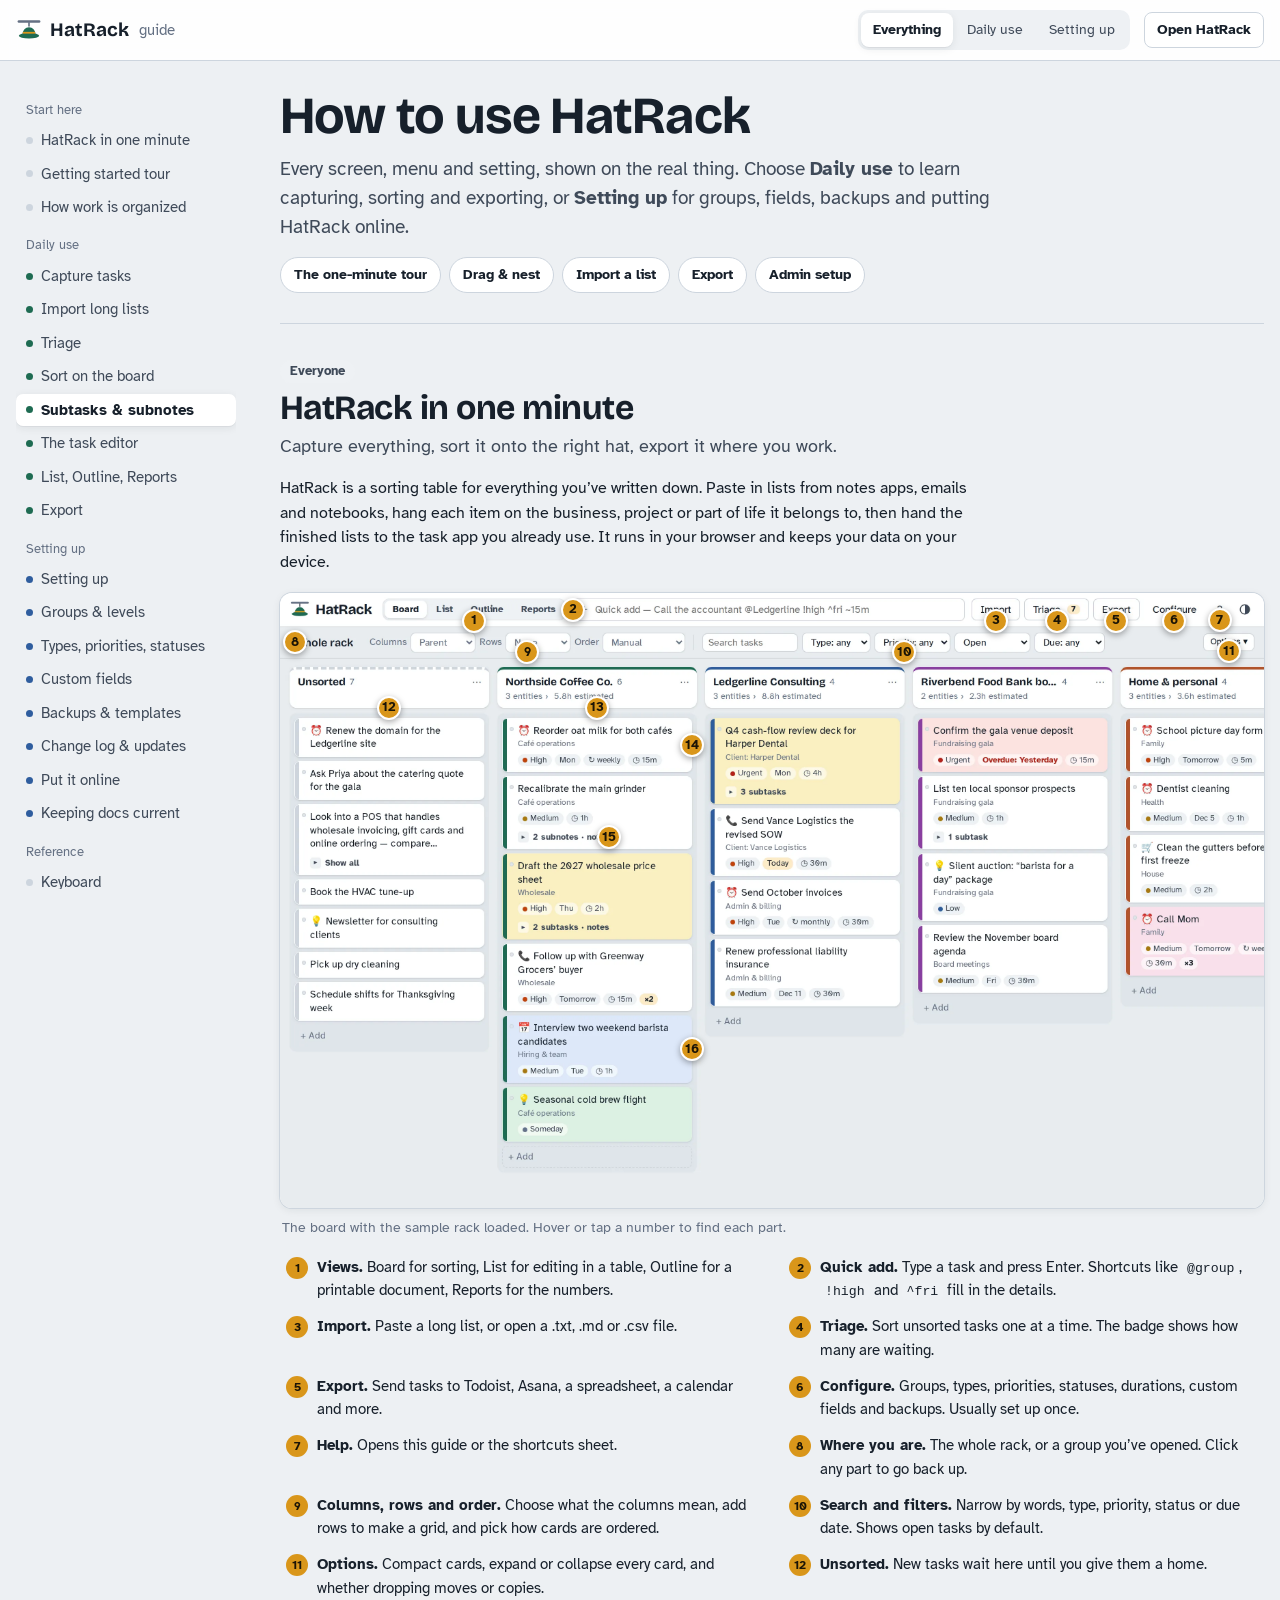
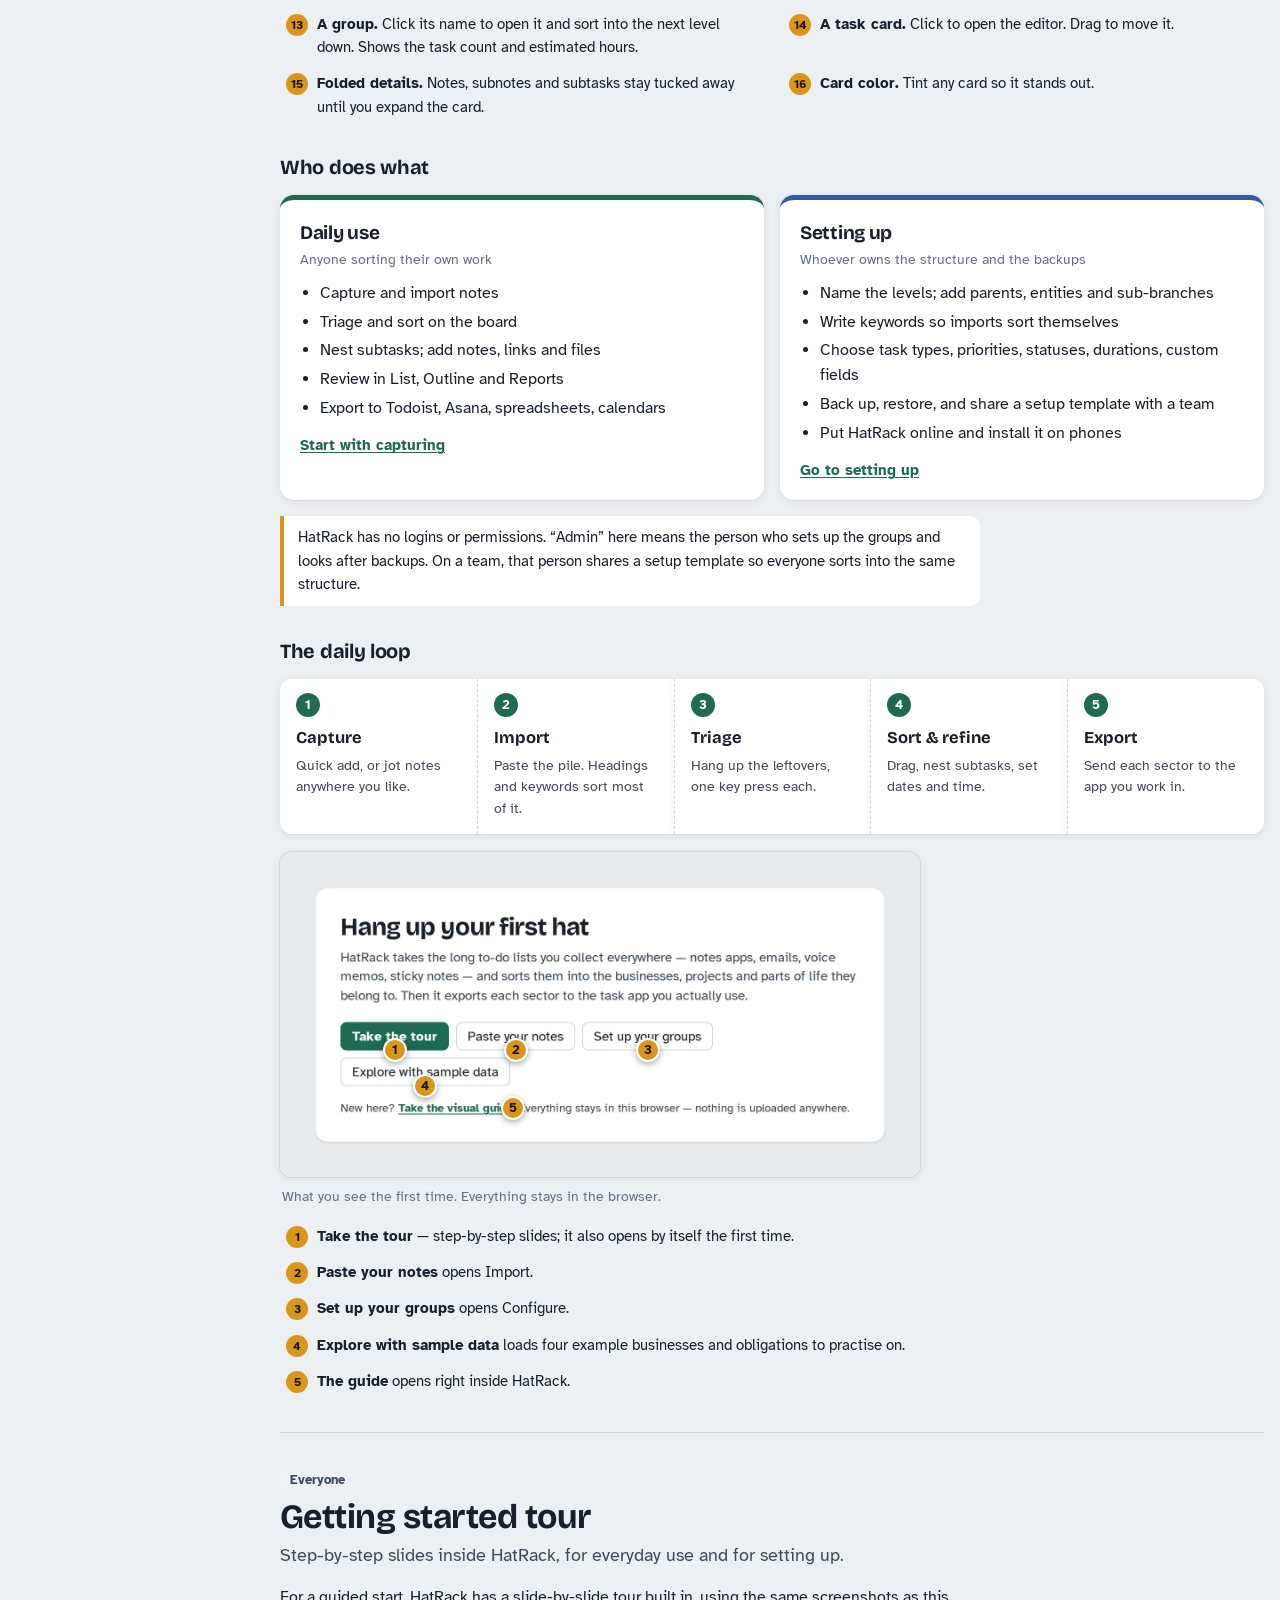
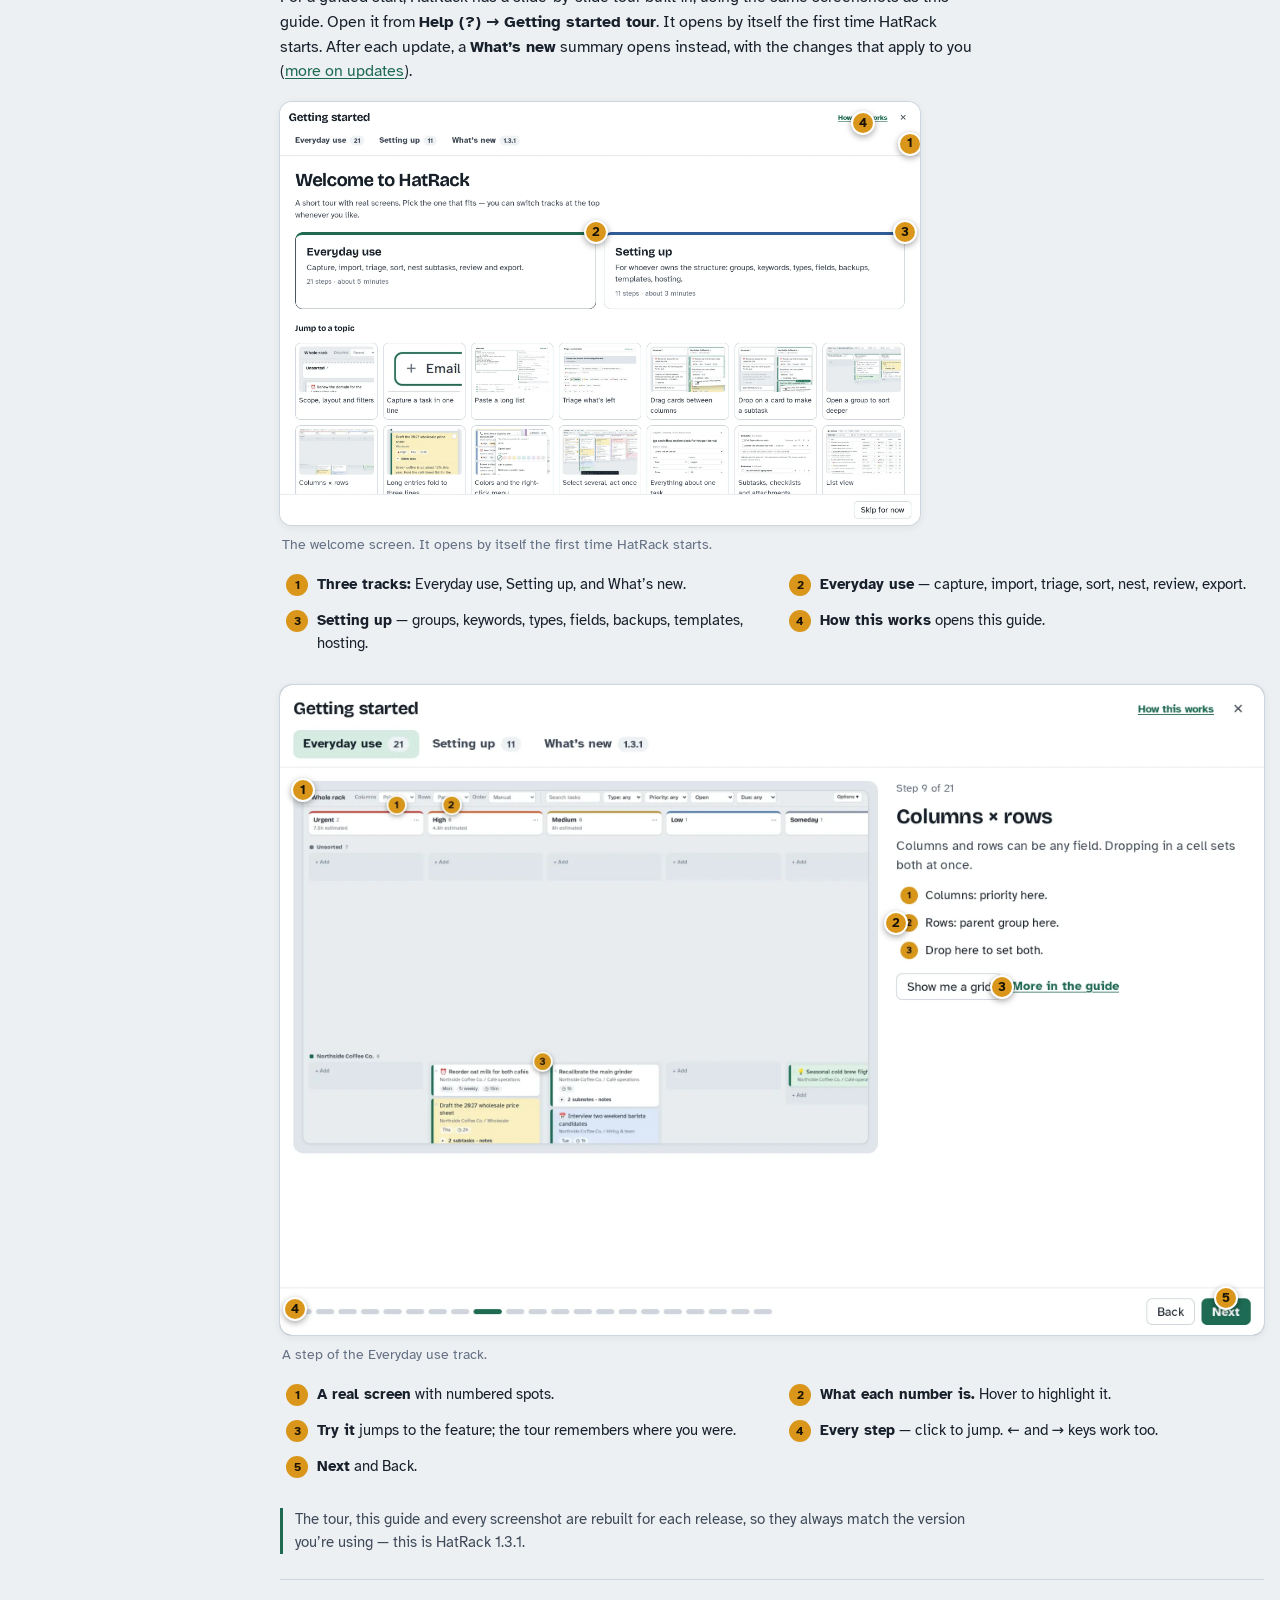
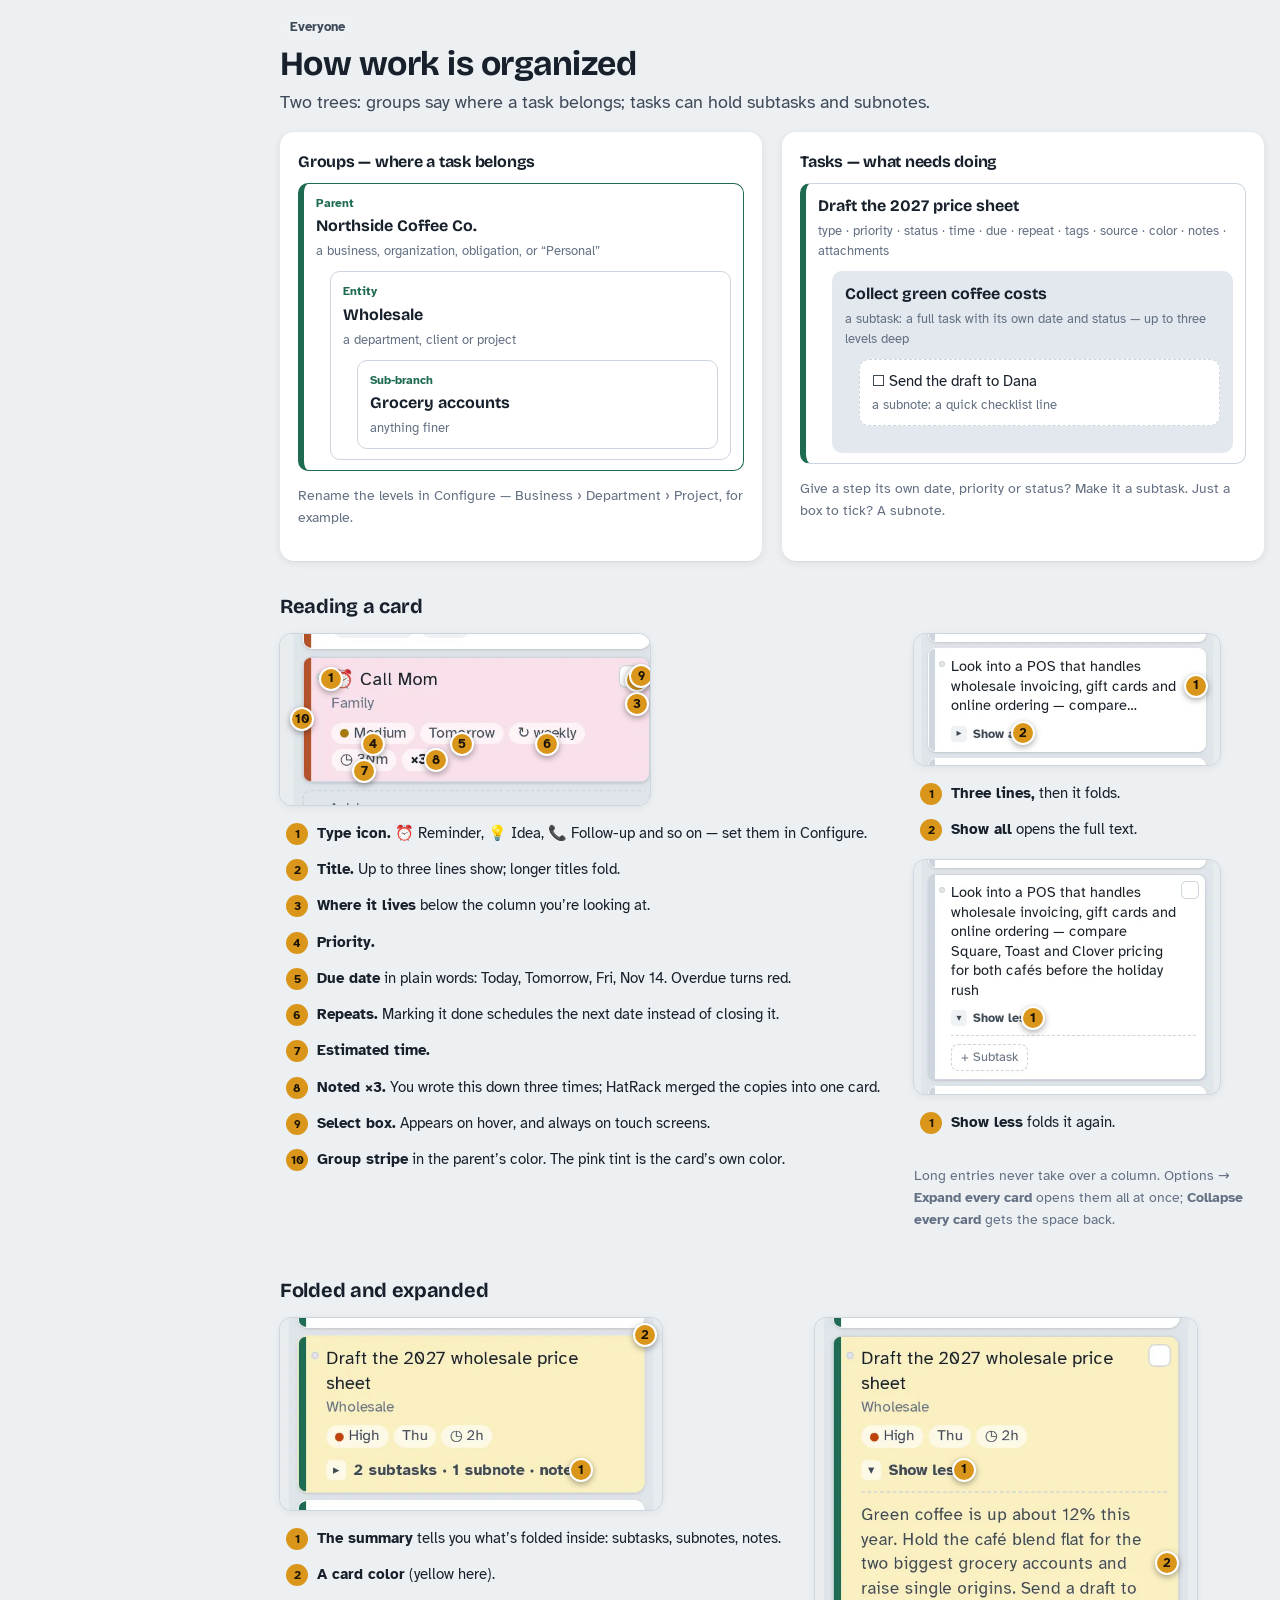
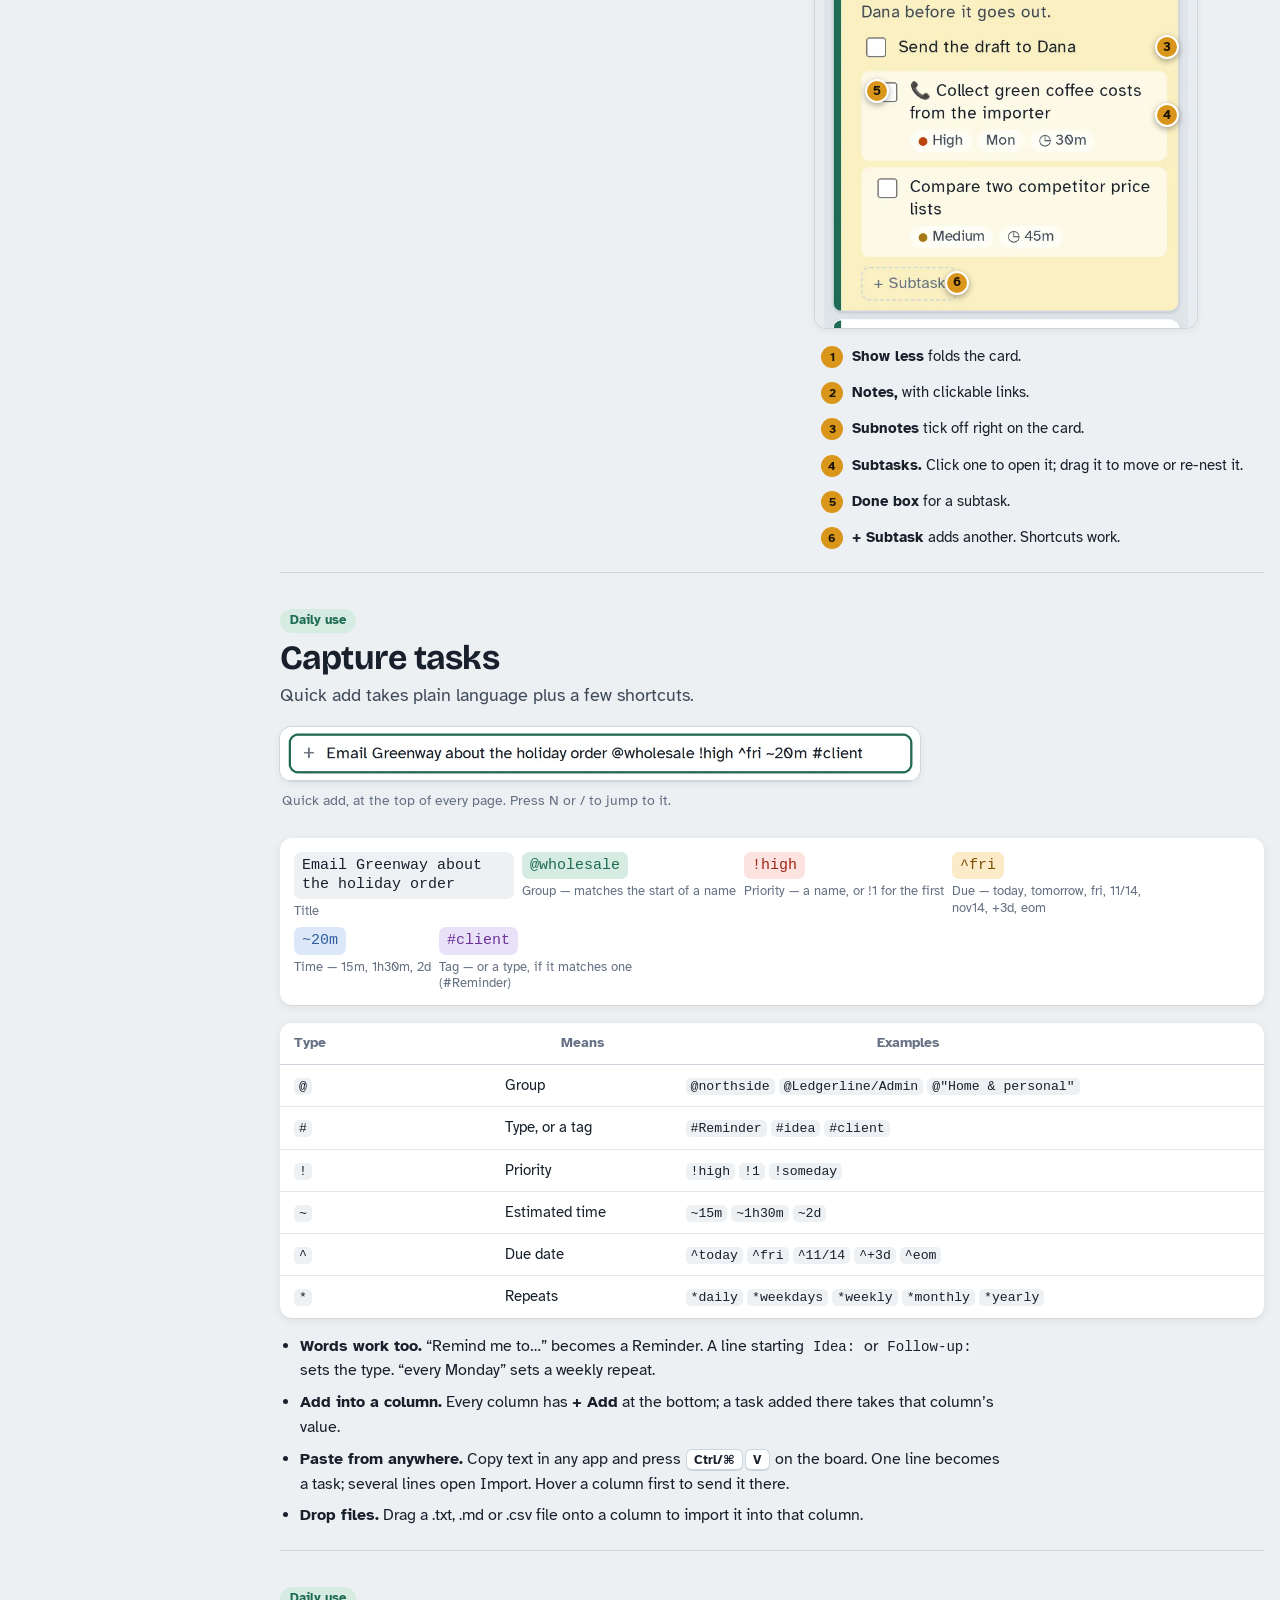
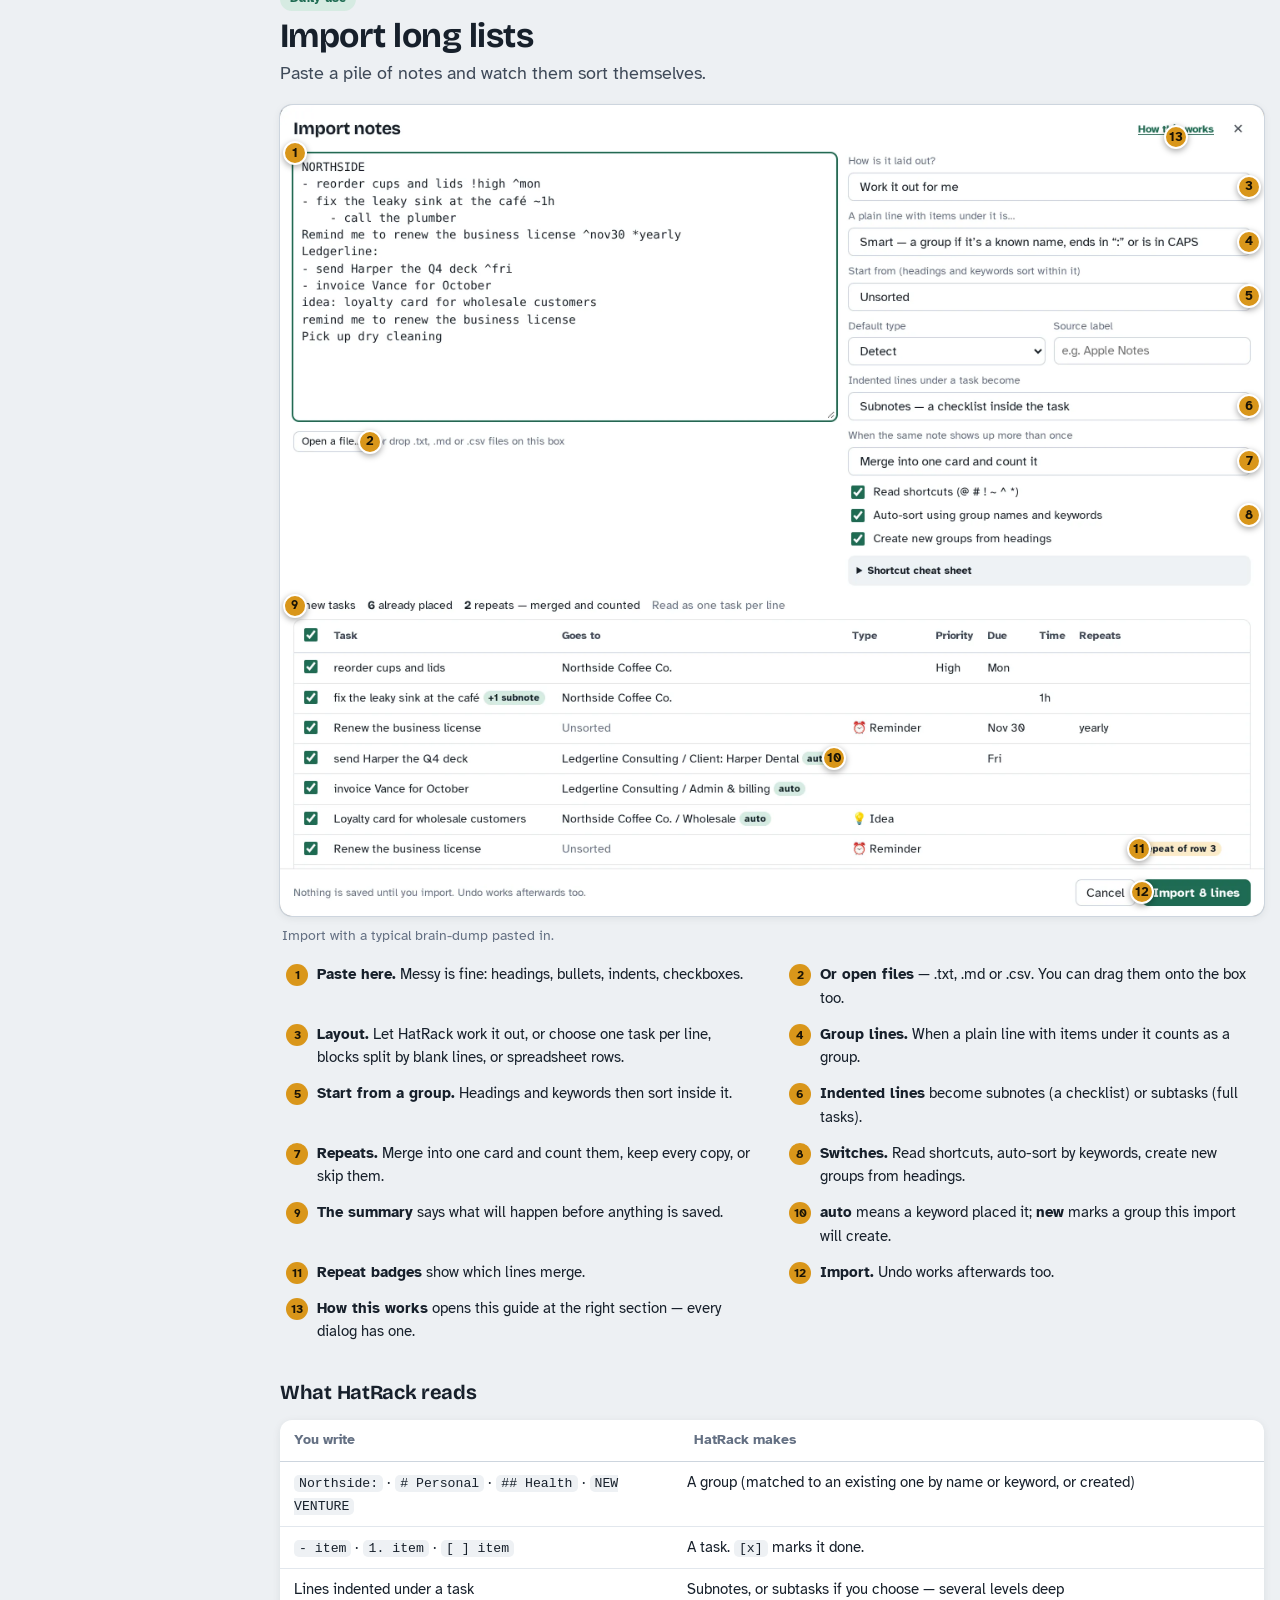
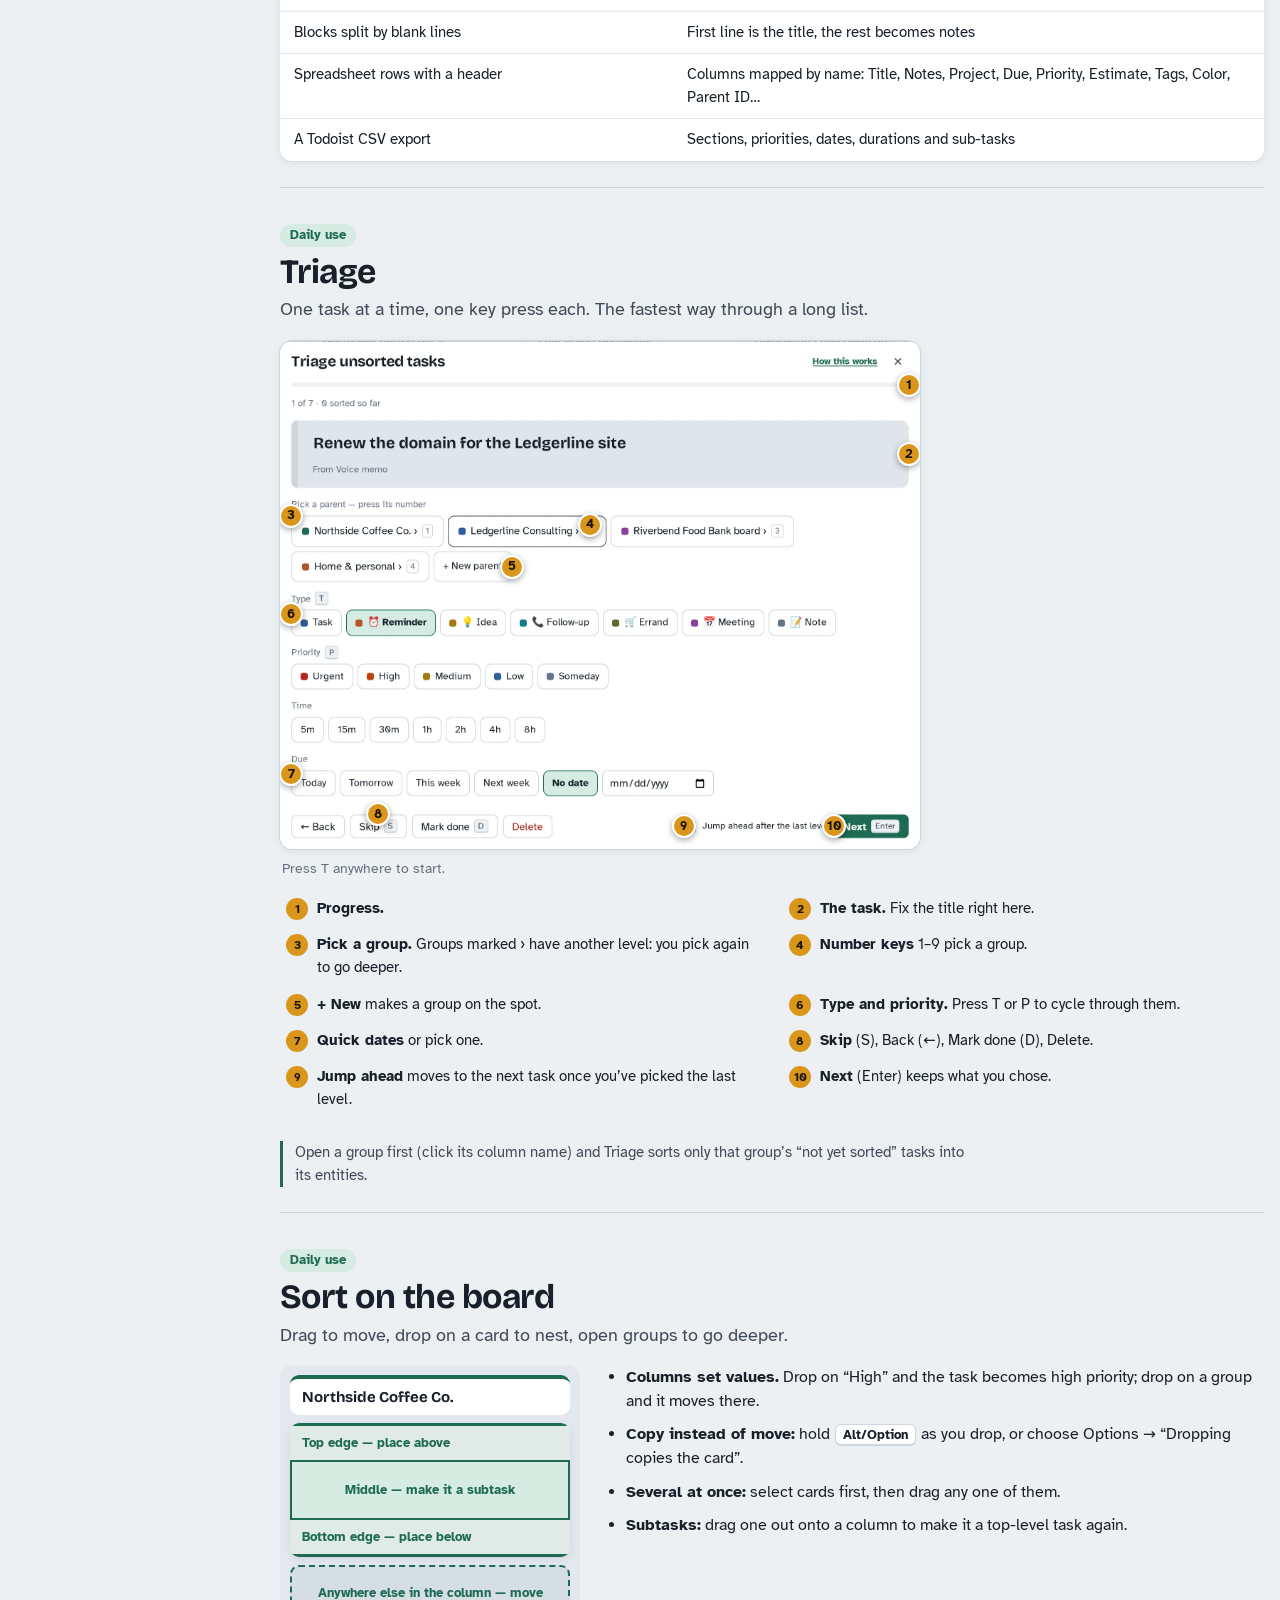
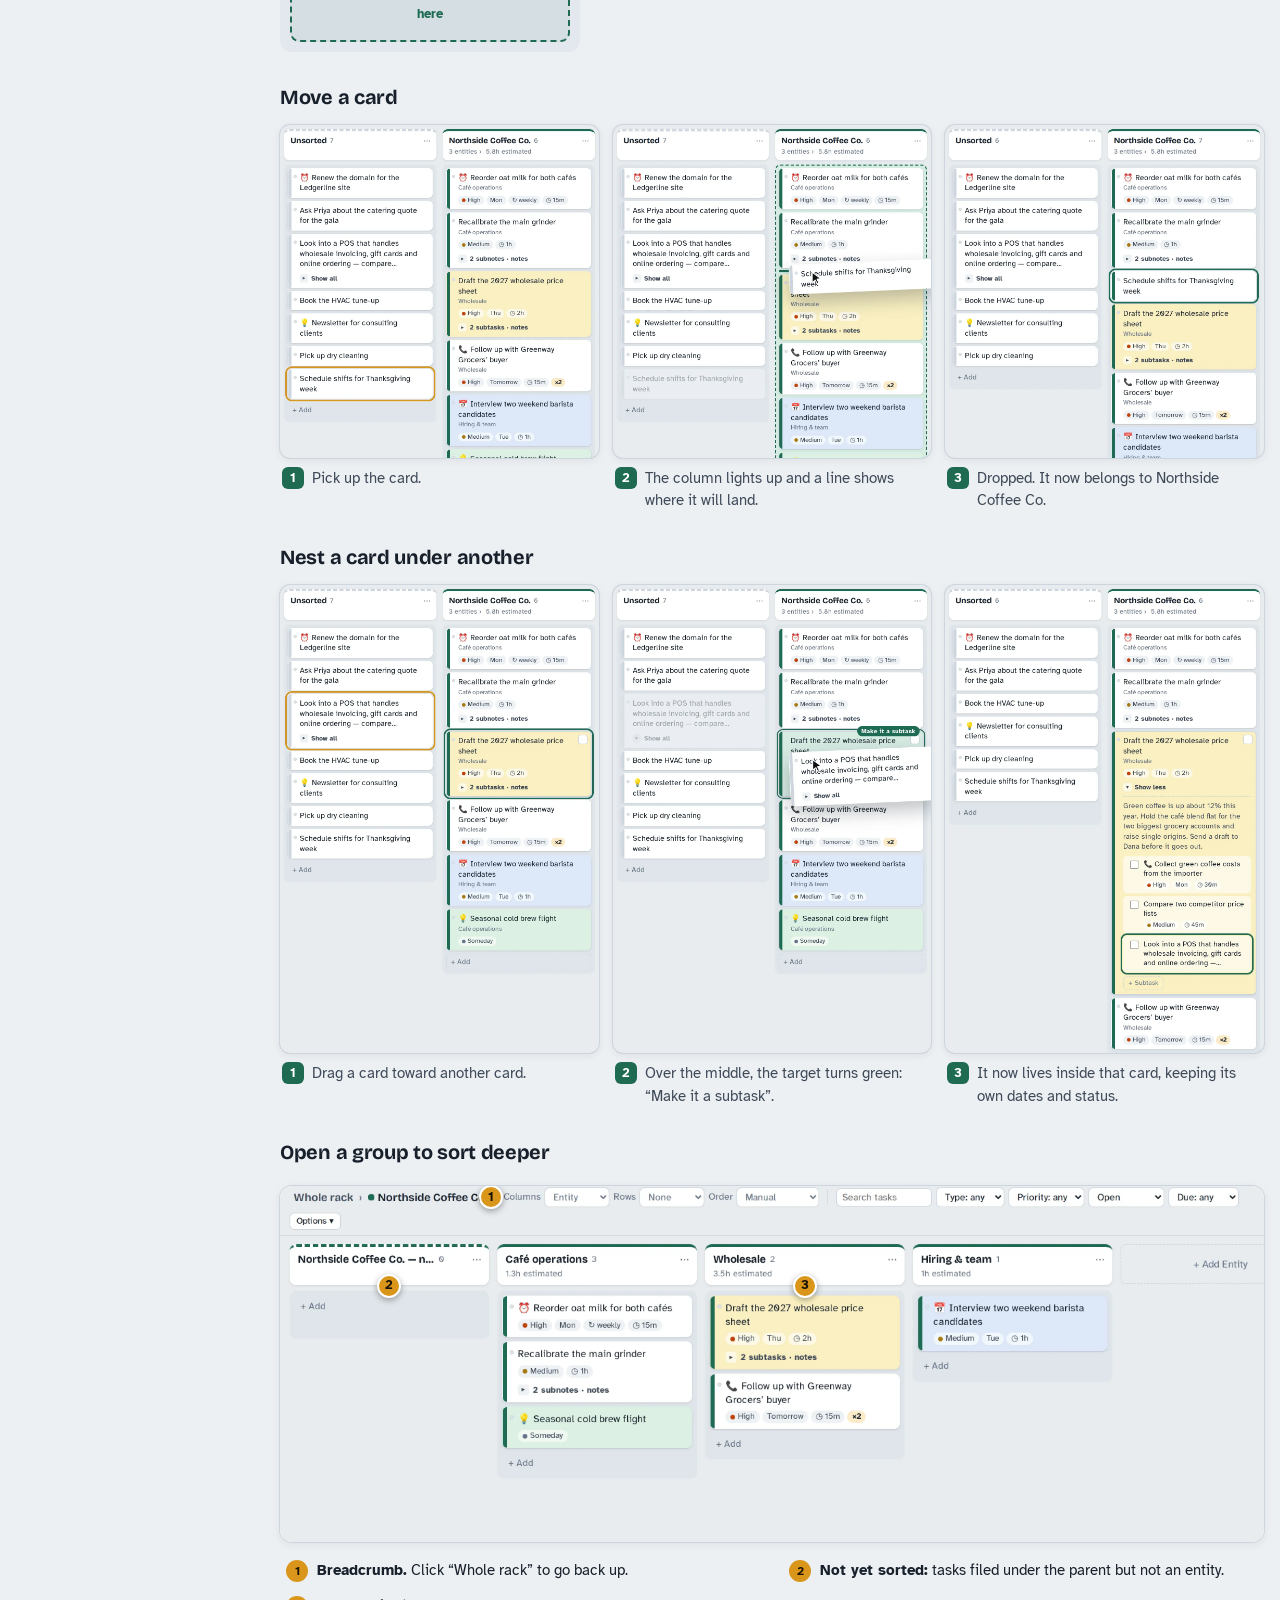
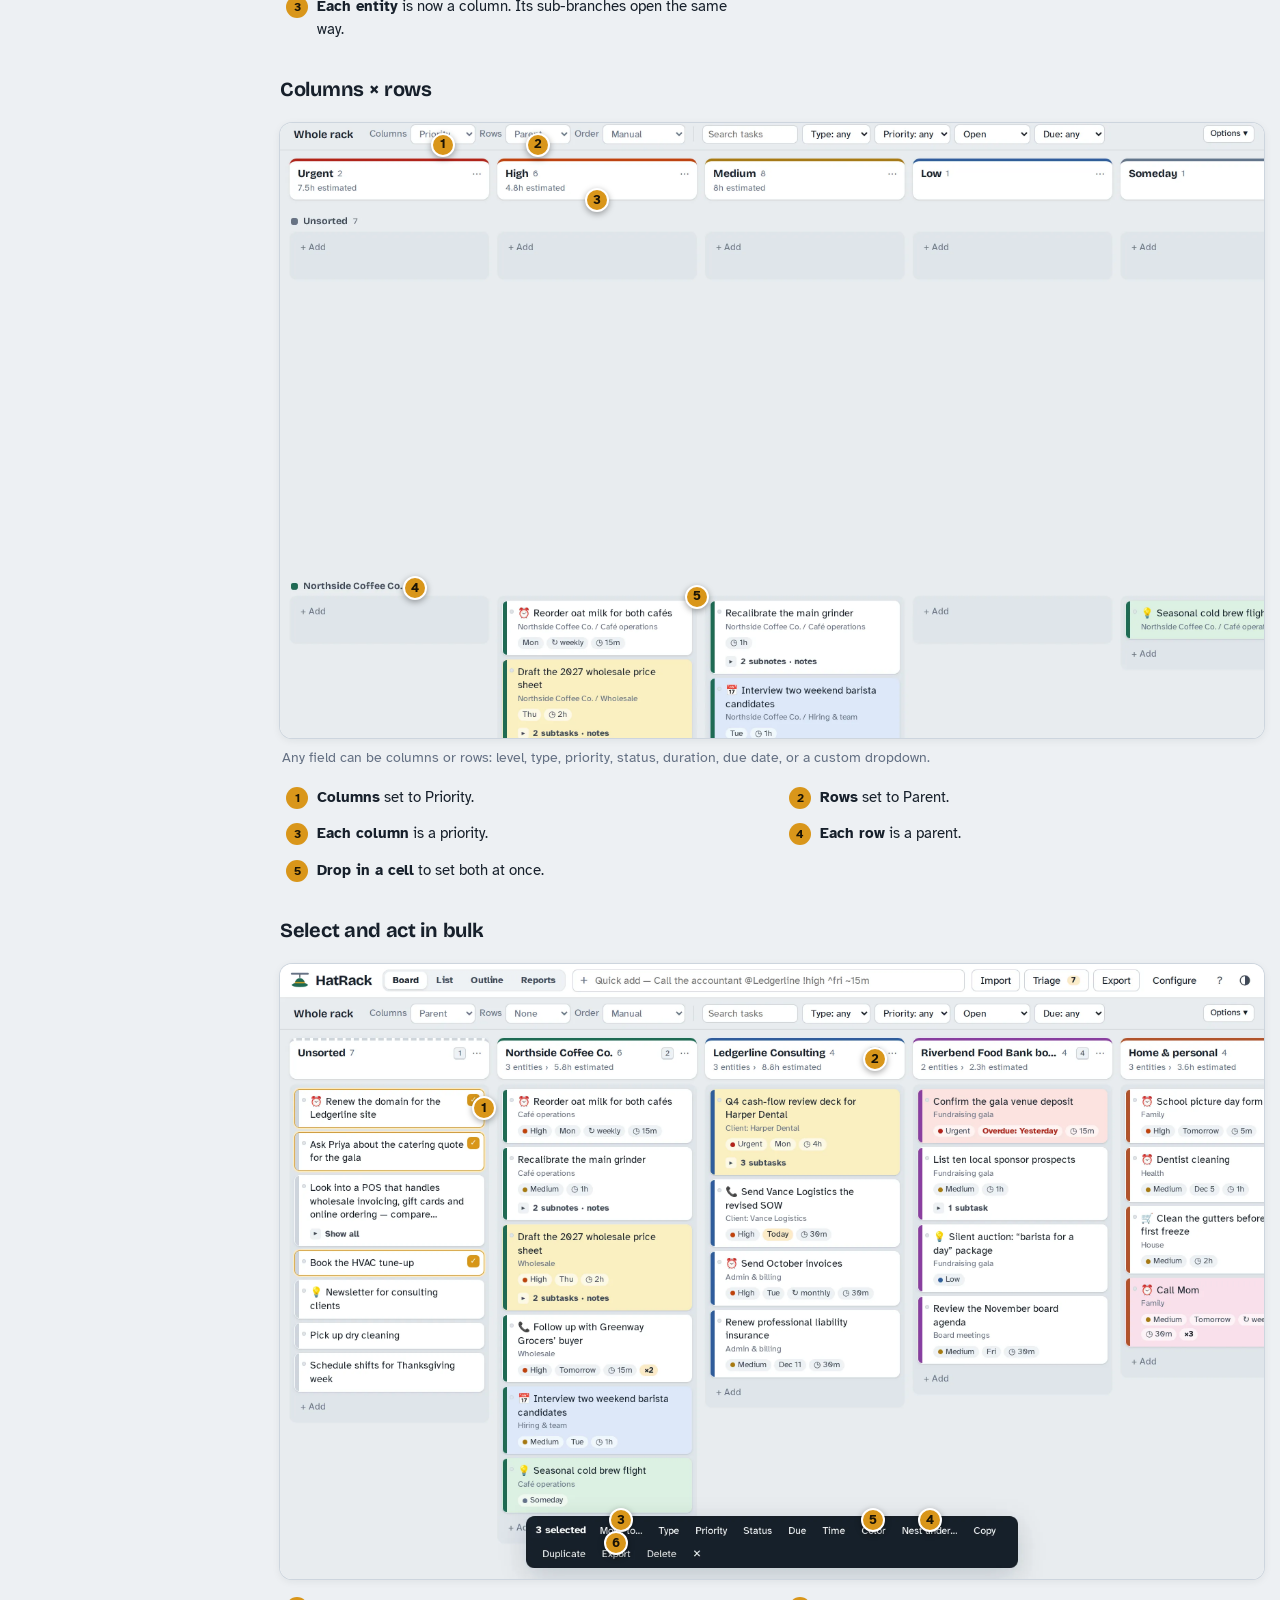
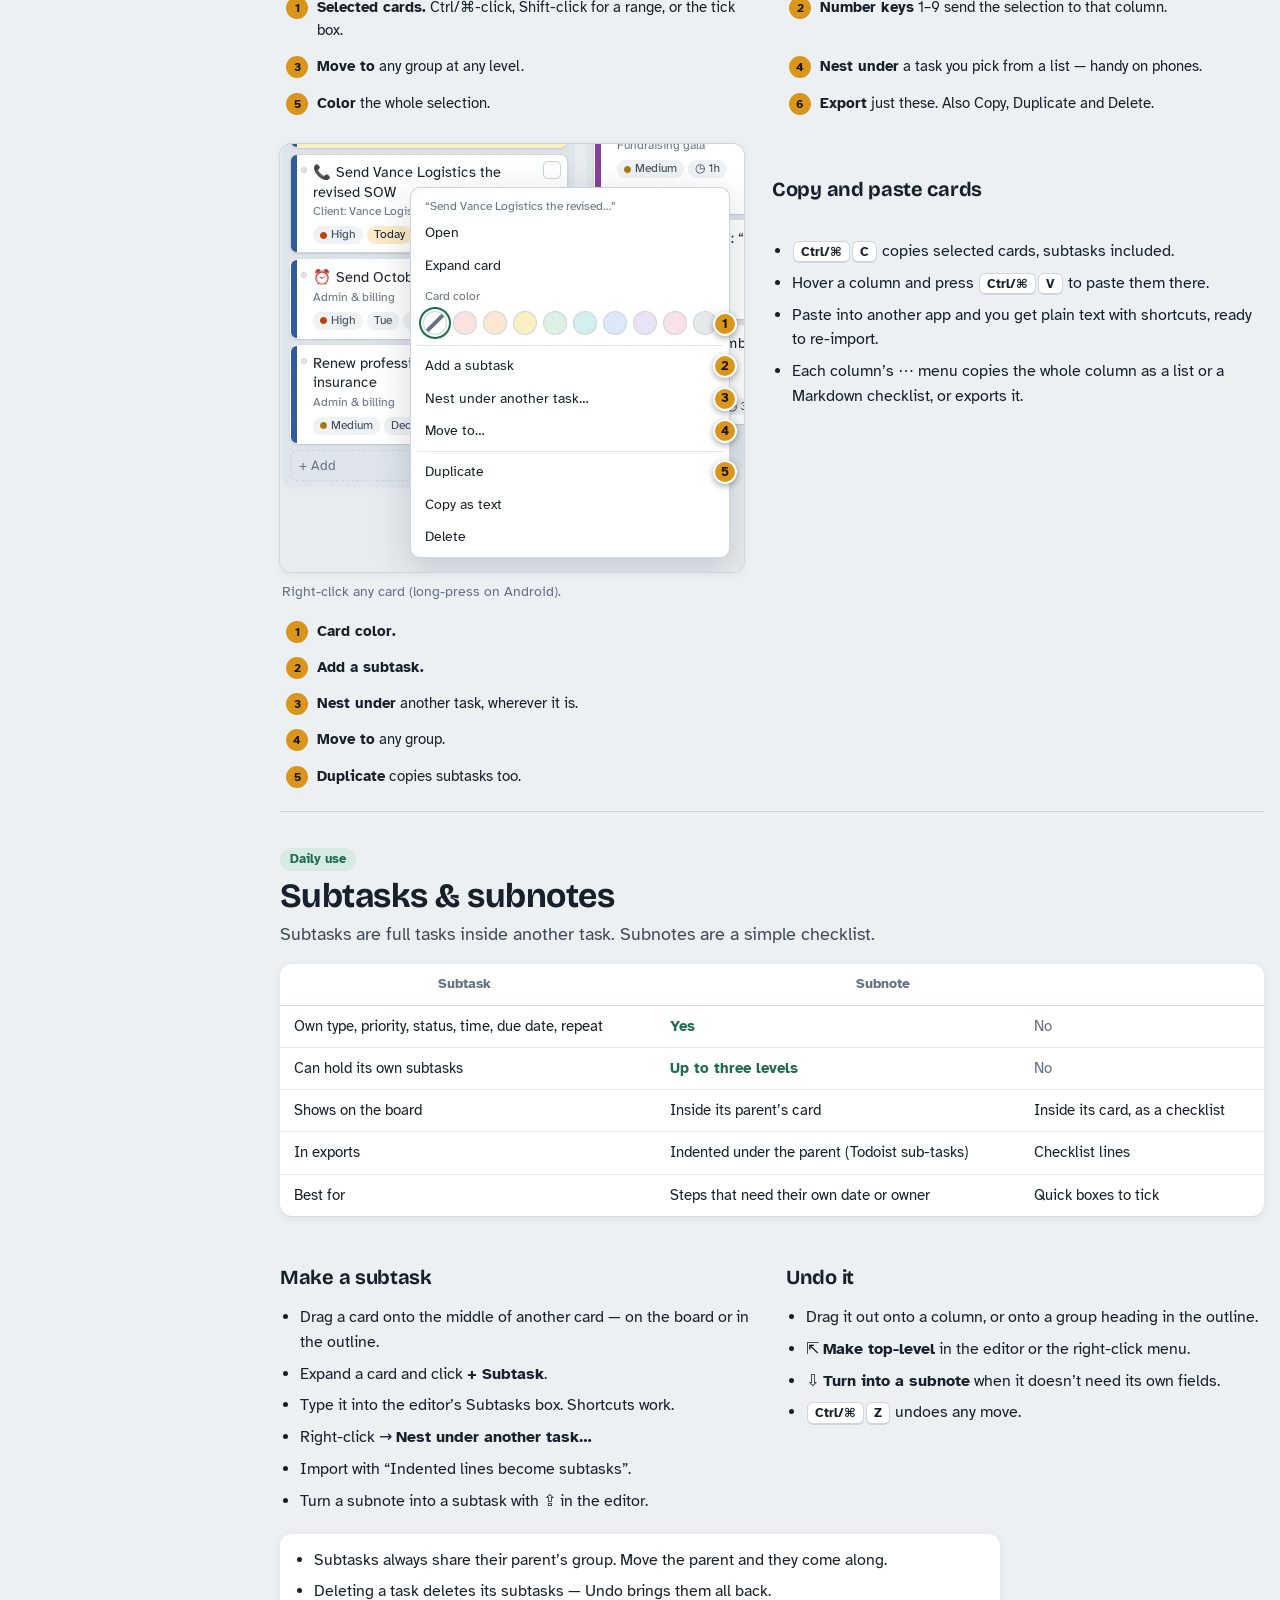
<file: guide.html>
<!doctype html>
<html lang="en"><head><meta charset="utf-8"><meta name="viewport" content="width=device-width, initial-scale=1, viewport-fit=cover">
<title>HatRack Guide</title><meta name="description" content="Illustrated guide to HatRack: capturing, importing, sorting, nesting subtasks, exporting, and setting up groups, fields and backups.">
<link rel="icon" href="apple-touch-icon.png"><link rel="apple-touch-icon" href="apple-touch-icon.png"><link rel="preconnect" href="https://fonts.googleapis.com"><link rel="preconnect" href="https://fonts.gstatic.com" crossorigin><link rel="stylesheet" href="https://fonts.googleapis.com/css2?family=Atkinson+Hyperlegible:wght@400;700&family=Bricolage+Grotesque:opsz,wght@12..96,600;12..96,700&display=swap">
<style>
:root{
  --bg:#EDF0F3; --surface:#FFFFFF; --chip:#EEF1F4; --panel:#E2E8EE;
  --ink:#17202B; --ink2:#3F4A59; --muted:#647083; --line:#CDD5DE; --line2:#E2E7ED;
  --accent:#1E6B52; --accent-soft:#D6EBE2; --accent-ink:#FFFFFF;
  --pin:#D9961A; --pin-ink:#1B1406; --pin-soft:#FBEBC8;
  --admin:#2F5D9E; --admin-soft:#DCE8F8; --warn-soft:#FBEBC8;
  --shadow:0 1px 0 rgba(23,32,43,.05),0 2px 8px rgba(23,32,43,.08);
  --font-ui:"Atkinson Hyperlegible",system-ui,-apple-system,"Segoe UI",Roboto,sans-serif;
  --font-display:"Bricolage Grotesque","Atkinson Hyperlegible",system-ui,sans-serif;
}
@media (prefers-color-scheme:dark){:root:not([data-theme="light"]){
  --bg:#10151B; --surface:#1A222B; --chip:#25303B; --panel:#212B35;
  --ink:#E5EAF0; --ink2:#B9C3CF; --muted:#8E9AAA; --line:#2E3A47; --line2:#26313C;
  --accent:#47B08A; --accent-soft:#173A2E; --accent-ink:#0B1A14;
  --pin:#E7B040; --pin-ink:#1B1406; --pin-soft:#3A2F14;
  --admin:#7FA8E6; --admin-soft:#1A2B40; --warn-soft:#3A2F14;
  --shadow:0 1px 0 rgba(0,0,0,.3),0 2px 10px rgba(0,0,0,.35); color-scheme:dark}}
:root[data-theme="dark"]{
  --bg:#10151B; --surface:#1A222B; --chip:#25303B; --panel:#212B35;
  --ink:#E5EAF0; --ink2:#B9C3CF; --muted:#8E9AAA; --line:#2E3A47; --line2:#26313C;
  --accent:#47B08A; --accent-soft:#173A2E; --accent-ink:#0B1A14;
  --pin:#E7B040; --pin-ink:#1B1406; --pin-soft:#3A2F14;
  --admin:#7FA8E6; --admin-soft:#1A2B40; --warn-soft:#3A2F14;
  --shadow:0 1px 0 rgba(0,0,0,.3),0 2px 10px rgba(0,0,0,.35); color-scheme:dark}
*,*::before,*::after{box-sizing:border-box}
html{scroll-behavior:smooth;scroll-padding-top:76px}
@media (prefers-reduced-motion:reduce){html{scroll-behavior:auto}*{transition:none!important}}
body{margin:0;background:var(--bg);color:var(--ink);font:16px/1.55 var(--font-ui);-webkit-font-smoothing:antialiased}
a{color:var(--accent);text-underline-offset:2px}
code{font:.88em/1.3 ui-monospace,SFMono-Regular,Menlo,Consolas,monospace;background:var(--chip);border-radius:5px;padding:1px 5px}
kbd{display:inline-block;font:600 12.5px/1 var(--font-ui);padding:4px 7px 3px;border:1px solid var(--line);border-bottom-width:2px;border-radius:6px;background:var(--surface);color:var(--ink);margin:0 1px;white-space:nowrap}
h1,h2,h3,h4{font-family:var(--font-display);letter-spacing:-.015em;text-wrap:balance;margin:0}
.muted{color:var(--muted)} .sm{font-size:14px}
/* header */
.top{position:sticky;top:env(safe-area-inset-top,0px);z-index:20;background:color-mix(in srgb,var(--surface) 92%,transparent);backdrop-filter:blur(8px);border-bottom:1px solid var(--line)}
body::before{content:"";position:fixed;inset:0 0 auto;height:env(safe-area-inset-top,0px);z-index:21;background:var(--surface)}
.top-in{max-width:1280px;margin:0 auto;display:flex;align-items:center;gap:14px;flex-wrap:wrap;padding-block:10px;padding-left:max(16px,env(safe-area-inset-left,0px));padding-right:max(16px,env(safe-area-inset-right,0px))}
.brand{display:flex;align-items:center;gap:8px;font:700 19px/1 var(--font-display);color:var(--ink);text-decoration:none}
.brand small{font:400 15px var(--font-ui);color:var(--muted);margin-left:2px}
.seg{display:inline-flex;background:var(--chip);border-radius:10px;padding:3px;gap:2px;margin-left:auto}
.seg button{border:0;background:transparent;font:inherit;font-size:14px;padding:6px 12px;border-radius:8px;color:var(--ink2);cursor:pointer}
.seg button[aria-pressed="true"]{background:var(--surface);color:var(--ink);font-weight:700;box-shadow:var(--shadow)}
.open-app{font-size:14px;font-weight:700;text-decoration:none;border:1px solid var(--line);border-radius:8px;padding:6px 12px;background:var(--surface);color:var(--ink)}
body.embed .open-app{display:none}
/* layout */
.wrap{max-width:1280px;margin:0 auto;display:grid;grid-template-columns:220px minmax(0,1fr);gap:44px;padding-block:28px 80px;padding-left:max(16px,env(safe-area-inset-left,0px));padding-right:max(16px,env(safe-area-inset-right,0px))}
nav.toc{position:sticky;top:84px;align-self:start;max-height:calc(100vh - 100px);overflow:auto;font-size:14.5px}
nav.toc ol{list-style:none;margin:0;padding:0;display:flex;flex-direction:column;gap:1px}
nav.toc a{display:flex;gap:8px;align-items:center;padding:5px 10px;border-radius:7px;color:var(--ink2);text-decoration:none}
nav.toc a:hover{background:var(--chip);color:var(--ink)}
nav.toc a.on{background:var(--surface);color:var(--ink);font-weight:700;box-shadow:var(--shadow)}
nav.toc .dot{width:7px;height:7px;border-radius:50%;background:var(--line);flex:none}
nav.toc [data-role="user"] .dot{background:var(--accent)} nav.toc [data-role="admin"] .dot{background:var(--admin)}
nav.toc .grp{font-size:12.5px;color:var(--muted);padding:12px 10px 3px}
.toc-m{display:none}
main{min-width:0}
.hero{margin:0 0 30px}
.hero h1{font-size:clamp(34px,5vw,52px);line-height:1.05;margin:0 0 12px}
.hero p{font-size:18.5px;color:var(--ink2);max-width:62ch;margin:0 0 16px}
.jump{display:flex;flex-wrap:wrap;gap:8px}
.jump a{font-size:14px;font-weight:700;text-decoration:none;background:var(--surface);border:1px solid var(--line);border-radius:999px;padding:6px 13px;color:var(--ink)}
.jump a:hover{border-color:var(--accent)}
/* sections */
.sec{padding:34px 0 10px;border-top:1px solid var(--line)}
.sec-h{margin-bottom:16px}
.sec h2{font-size:clamp(26px,3.2vw,34px);line-height:1.1;margin:6px 0 6px}
.sec h3{font-size:20px;margin:30px 0 12px}
.sec h4{font-size:16px;margin:0 0 8px}
.lede{font-size:17.5px;color:var(--ink2);margin:0;max-width:62ch}
.sec>p,.stack>p,.sec .note,.tip-line{max-width:70ch}
.role-tag{display:inline-block;font-size:12.5px;font-weight:700;border-radius:999px;padding:2px 10px}
.role-tag.user{background:var(--accent-soft);color:var(--accent)} .role-tag.admin{background:var(--admin-soft);color:var(--admin)} .role-tag.all{background:var(--chip);color:var(--ink2)}
body[data-role="user"] [data-role="admin"],body[data-role="admin"] [data-role="user"]{display:none!important}
/* annotated screenshot */
.shot{margin:18px 0 26px}
.frame{position:relative;width:100%;border-radius:12px;overflow:hidden;box-shadow:0 0 0 1px var(--line),var(--shadow);background:var(--surface);cursor:zoom-in}
.frame img{display:block;width:100%;height:auto}
.pin{position:absolute;transform:translate(-50%,-50%);width:24px;height:24px;border-radius:50%;border:2px solid #fff;background:var(--pin);color:var(--pin-ink);font:700 12.5px/1 var(--font-ui);display:grid;place-items:center;padding:0;cursor:pointer;box-shadow:0 2px 6px rgba(0,0,0,.35);transition:transform .12s;z-index:2}
.pin.on,.pin:hover,.pin:focus-visible{transform:translate(-50%,-50%) scale(1.25);z-index:3;outline:none}
.hlbox{position:absolute;border:2.5px solid var(--pin);border-radius:6px;background:rgba(217,150,26,.12);opacity:0;transition:opacity .12s;pointer-events:none;z-index:1}
.hlbox.on{opacity:1}
.shot figcaption{font-size:14px;color:var(--muted);margin:9px 2px 0}
.legend{list-style:none;margin:14px 0 0;padding:0;display:grid;gap:7px 22px;font-size:15px}
.legend.c2{grid-template-columns:repeat(2,minmax(0,1fr))}
.legend li{display:flex;gap:9px;align-items:flex-start;padding:3px 6px;border-radius:8px;cursor:default}
.legend li.on{background:var(--pin-soft)}
.legend .num{flex:none;width:22px;height:22px;border-radius:50%;background:var(--pin);color:var(--pin-ink);font:700 12px/22px var(--font-ui);text-align:center;margin-top:1px}
.legend b{font-weight:700}
.shot.mid .frame{max-width:min(100%,640px)!important}
.shot.tiny{margin:0}
.shot.phone .frame{max-width:300px!important}
/* filmstrip */
.strip{list-style:none;margin:8px 0 18px;padding:0;display:grid;grid-template-columns:repeat(3,minmax(0,1fr));gap:14px}
.strip li{min-width:0}
.strip img{display:block;width:100%;height:auto;border-radius:10px;box-shadow:0 0 0 1px var(--line),var(--shadow);background:var(--surface);cursor:zoom-in}
.strip p{font-size:14.5px;margin:9px 2px 0;display:flex;gap:8px;align-items:flex-start;color:var(--ink2)}
.step{flex:none;width:22px;height:22px;border-radius:6px;background:var(--accent);color:var(--accent-ink);font:700 12.5px/22px var(--font-ui);text-align:center}
/* layout helpers */
.pair{display:grid;grid-template-columns:minmax(0,auto) minmax(0,1fr);gap:28px;align-items:start;margin:10px 0}
.pair.wide-left{grid-template-columns:minmax(0,520px) minmax(0,1fr)}
.pair .shot{margin:0}
.stack{display:flex;flex-direction:column;gap:14px;min-width:0}
.duo{display:flex;gap:16px;align-items:flex-start;flex-wrap:wrap}
.cols2{display:grid;grid-template-columns:1fr 1fr;gap:28px}
/* roles & loop */
.roles{display:grid;grid-template-columns:1fr 1fr;gap:16px}
.role{background:var(--surface);border-radius:14px;padding:18px 20px;box-shadow:var(--shadow);border-top:5px solid var(--accent)}
.role.admin{border-top-color:var(--admin)}
.role h4{font-size:19px;margin:0}
.role p{margin:2px 0 10px;font-size:14px}
.role ul{margin:0 0 12px;padding-left:20px;display:flex;flex-direction:column;gap:4px}
.go{font-weight:700;font-size:14.5px}
.note{background:var(--surface);border-left:4px solid var(--pin);border-radius:0 10px 10px 0;padding:10px 14px;font-size:15px;margin:16px 0}
.warn{background:var(--warn-soft);border-radius:10px;padding:12px 16px;font-size:15px;margin:18px 0}
.loop{list-style:none;counter-reset:s;margin:0 0 18px;padding:0;display:grid;grid-template-columns:repeat(5,minmax(0,1fr));gap:0}
.loop li{counter-increment:s;position:relative;background:var(--surface);padding:14px 14px 14px 16px;box-shadow:var(--shadow);display:flex;flex-direction:column;gap:4px}
.loop li:first-child{border-radius:12px 0 0 12px} .loop li:last-child{border-radius:0 12px 12px 0}
.loop li+li{border-left:1px dashed var(--line)}
.loop li::before{content:counter(s);width:24px;height:24px;border-radius:50%;background:var(--accent);color:var(--accent-ink);font:700 12.5px/24px var(--font-ui);text-align:center;margin-bottom:4px}
.loop b{font-family:var(--font-display);font-size:16.5px}
.loop span{font-size:14px;color:var(--ink2)}
/* concept tree */
.tree{display:grid;grid-template-columns:1fr 1fr;gap:20px;margin:6px 0 10px}
.tree-col{background:var(--surface);border-radius:14px;padding:18px;box-shadow:var(--shadow)}
.lvl,.node{border-radius:10px;padding:10px 12px;margin-top:8px;display:flex;flex-direction:column;gap:2px;border:1.5px solid var(--line)}
.lvl b,.node b{font-family:var(--font-display);font-size:16px}
.lvl small,.node small{color:var(--muted);font-size:13px}
.lname{font-size:12px;font-weight:700;color:var(--accent)}
.lvl.l1{border-color:var(--accent);border-left-width:6px}
.lvl .lvl{margin-left:14px}
.node.task{border-left:6px solid var(--accent)}
.node.sub{margin-left:14px;background:var(--panel);border-color:transparent}
.node.note{margin-left:14px;border-style:dashed;font-size:15px}
/* tokens */
.tokens{display:flex;flex-wrap:wrap;gap:8px;margin:14px 0 18px;background:var(--surface);padding:14px;border-radius:12px;box-shadow:var(--shadow)}
.tok{display:flex;flex-direction:column;gap:4px;max-width:220px}
.tok code{font-size:15px;padding:4px 8px;border-radius:7px;background:var(--chip);align-self:flex-start}
.tok small{font-size:12.5px;color:var(--muted);line-height:1.3}
.tok.at code{background:var(--accent-soft);color:var(--accent)} .tok.bang code{background:#FCE3E0;color:#9F2617} .tok.caret code{background:var(--pin-soft);color:#7A4E07}
.tok.tilde code{background:var(--admin-soft);color:var(--admin)} .tok.hash code{background:#E9E1F7;color:#6B3496}
:root[data-theme="dark"] .tok.bang code{background:#3B2321;color:#F3A397} :root[data-theme="dark"] .tok.caret code{color:#F1C66E} :root[data-theme="dark"] .tok.hash code{background:#2A2240;color:#C9A6F0}
@media (prefers-color-scheme:dark){:root:not([data-theme="light"]) .tok.bang code{background:#3B2321;color:#F3A397}:root:not([data-theme="light"]) .tok.caret code{color:#F1C66E}:root:not([data-theme="light"]) .tok.hash code{background:#2A2240;color:#C9A6F0}}
/* tables & lists */
.tbl{width:100%;border-collapse:collapse;font-size:15px;background:var(--surface);border-radius:12px;overflow:hidden;box-shadow:var(--shadow);margin:10px 0 16px;display:block;overflow-x:auto}
.tbl thead,.tbl tbody{display:table;width:100%;border-collapse:collapse}
.tbl th{text-align:left;font-size:13.5px;color:var(--muted);font-weight:700;padding:10px 14px;border-bottom:1px solid var(--line)}
.tbl td{padding:9px 14px;border-bottom:1px solid var(--line2);vertical-align:top}
.tbl tr:last-child td{border-bottom:0}
.tbl td:first-child{min-width:150px}
.compare .y{color:var(--accent);font-weight:700} .compare .n{color:var(--muted)}
/* change log */
.k-new{--kc:#2E8A5E;--kc-soft:#DCF0E2} .k-improved{--kc:#3D74C4;--kc-soft:#DCE8F8} .k-fixed{--kc:#C58A12;--kc-soft:#FAF0C2} .k-changed{--kc:#7F5BC9;--kc-soft:#E9E1F7} .k-removed{--kc:#C2574A;--kc-soft:#FCE3E0}
:root[data-theme="dark"] .k-new{--kc-soft:#1B3226} :root[data-theme="dark"] .k-improved{--kc-soft:#1A2B40} :root[data-theme="dark"] .k-fixed{--kc-soft:#373018} :root[data-theme="dark"] .k-changed{--kc-soft:#2A2240} :root[data-theme="dark"] .k-removed{--kc-soft:#3B2321}
@media (prefers-color-scheme:dark){:root:not([data-theme="light"]) .k-new{--kc-soft:#1B3226}:root:not([data-theme="light"]) .k-improved{--kc-soft:#1A2B40}:root:not([data-theme="light"]) .k-fixed{--kc-soft:#373018}:root:not([data-theme="light"]) .k-changed{--kc-soft:#2A2240}:root:not([data-theme="light"]) .k-removed{--kc-soft:#3B2321}}
.kchip{display:inline-flex;align-items:center;gap:6px;font-size:11.5px;font-weight:700;letter-spacing:.04em;text-transform:uppercase;border-radius:999px;padding:2px 9px 2px 8px;white-space:nowrap;background:var(--kc-soft);color:var(--ink);line-height:1.5;justify-self:start}
.kchip::before{content:"";width:7px;height:7px;border-radius:50%;background:var(--kc)}
.achip{display:inline-block;font-size:11.5px;font-weight:700;border-radius:999px;padding:1px 8px;background:var(--admin-soft);color:var(--admin);margin-left:6px;vertical-align:1px}
.cl{display:flex;flex-direction:column;gap:18px;margin-top:14px}
.rel h3{display:flex;flex-wrap:wrap;align-items:baseline;gap:4px 10px;margin:0 0 8px;font-size:17px}
.rel .rv{font-size:19px} .rel .rd{font:400 14px var(--font-ui);color:var(--muted)} .rel .rt{color:var(--ink2)}
.rel .cur{font:700 11.5px var(--font-ui);background:var(--accent);color:var(--accent-ink);border-radius:999px;padding:2px 9px}
.chg{list-style:none;margin:0;padding:0;background:var(--surface);border-radius:12px;box-shadow:var(--shadow);overflow:hidden;max-width:880px}
.chg li{display:grid;grid-template-columns:100px minmax(0,1fr);gap:12px;padding:10px 14px;border-top:1px solid var(--line2);font-size:15px}
.chg li:first-child{border-top:0}
.chg li div span:last-child{display:block;color:var(--ink2)}
@media (max-width:640px){.chg li{grid-template-columns:1fr;gap:4px}}
pre.code{background:var(--surface);border-radius:12px;box-shadow:var(--shadow);padding:14px 16px;overflow:auto;font:13.5px/1.5 ui-monospace,SFMono-Regular,Menlo,Consolas,monospace;max-width:880px}
pre.code code{background:none;padding:0;font:inherit}
.tips,.rules,.new{padding-left:20px;margin:8px 0 12px;display:flex;flex-direction:column;gap:7px;max-width:72ch}
.rules{background:var(--surface);border-radius:12px;padding:14px 18px 14px 34px;box-shadow:var(--shadow)}
.tip-line{font-size:15px;color:var(--ink2);border-left:3px solid var(--accent);padding-left:12px}
.checklist{counter-reset:c;list-style:none;padding:0;margin:10px 0;display:flex;flex-direction:column;gap:8px;max-width:72ch}
.checklist li{counter-increment:c;position:relative;padding-left:34px;min-height:24px}
.checklist li::before{content:counter(c);position:absolute;left:0;top:1px;width:22px;height:22px;border-radius:6px;background:var(--admin);color:#fff;font:700 12px/22px var(--font-ui);text-align:center}
/* zones diagram */
.zones{display:grid;grid-template-columns:minmax(0,300px) minmax(0,1fr);gap:28px;align-items:start;margin:4px 0 8px}
.zone-col{background:var(--panel);border-radius:12px;padding:10px;display:flex;flex-direction:column;gap:8px}
.z-colhead{background:var(--surface);border-radius:9px;border-top:4px solid var(--accent);padding:9px 12px;font:700 15px var(--font-display)}
.z-card{background:var(--surface);border-radius:9px;display:flex;flex-direction:column;overflow:hidden;box-shadow:var(--shadow)}
.z-band{font-size:13px;font-weight:700;padding:7px 12px}
.z-band.top,.z-band.bot{background:color-mix(in srgb,var(--accent) 14%,var(--surface));color:var(--accent);border-style:solid;border-color:var(--accent);border-width:3px 0 0}
.z-band.bot{border-width:0 0 3px}
.z-band.mid{padding:20px 12px;background:var(--accent-soft);color:var(--accent);outline:2px solid var(--accent);outline-offset:-2px;text-align:center}
.z-gap{border:2px dashed var(--accent);border-radius:9px;padding:16px 12px;font-size:13px;font-weight:700;color:var(--accent);text-align:center;background:color-mix(in srgb,var(--accent) 7%,transparent)}
.z-notes{margin:0;padding-left:18px;display:flex;flex-direction:column;gap:9px;font-size:15.5px}
/* data flows */
.flows{display:grid;grid-template-columns:repeat(2,minmax(0,1fr));gap:14px;min-width:0}
.flow{background:var(--surface);border-radius:12px;padding:14px 16px;box-shadow:var(--shadow)}
.fl{display:flex;flex-wrap:wrap;align-items:center;gap:6px;font-size:14px;margin:6px 0}
.fl .box{background:var(--chip);border-radius:8px;padding:6px 10px;font-weight:700}
.fl .box.file{background:var(--pin-soft);font-family:ui-monospace,Menlo,Consolas,monospace;font-size:13px}
.fl .box.admin{background:var(--admin-soft);color:var(--admin)}
.fl .arr{color:var(--muted);font-size:13px}
.fl .arr::after{content:" →"}
.files{list-style:none;margin:0;padding:0;display:flex;flex-direction:column;gap:6px;font-size:15px}
.files li{display:flex;gap:10px;align-items:baseline;flex-wrap:wrap}
.files span{color:var(--muted);font-size:14px}
.install{display:flex;gap:18px;align-items:center;background:var(--surface);border-radius:14px;padding:16px 18px;box-shadow:var(--shadow);margin:20px 0}
.install img{border-radius:20px;flex:none;box-shadow:var(--shadow)}
.install h3{margin:0 0 6px}
.install p{margin:4px 0}
/* keys & faq */
.keys{display:grid;grid-template-columns:repeat(3,minmax(0,1fr));gap:16px}
.keys>div{background:var(--surface);border-radius:12px;padding:14px 16px;box-shadow:var(--shadow)}
.keys dl{display:grid;grid-template-columns:auto 1fr;gap:7px 12px;margin:0;font-size:14.5px;align-items:center}
.keys dt{white-space:nowrap} .keys dd{margin:0;color:var(--ink2)}
.faq{display:flex;flex-direction:column;gap:8px;max-width:76ch}
.faq details{background:var(--surface);border-radius:10px;padding:11px 16px;box-shadow:var(--shadow)}
.faq summary{cursor:pointer;font-weight:700}
.faq p{margin:8px 0 2px;color:var(--ink2)}
:focus-visible{outline:2px solid var(--accent);outline-offset:2px}
/* zoom */
.zoom{position:fixed;inset:0;z-index:50;background:rgba(10,14,20,.86);display:flex;align-items:flex-start;justify-content:center;overflow:auto;padding:max(20px,env(safe-area-inset-top,0px)) 16px 20px;cursor:zoom-out}
.zoom img{max-width:min(100%,1600px);height:auto;border-radius:10px;background:#fff}
/* responsive */
@media (max-width:1000px){
  .wrap{grid-template-columns:1fr;gap:0}
  nav.toc{display:none}
  .toc-m{display:block;margin:0 0 18px}
  .toc-m summary{cursor:pointer;font-weight:700;background:var(--surface);border-radius:10px;padding:10px 14px;box-shadow:var(--shadow)}
  .toc-m ol{list-style:none;padding:8px 4px;margin:0;columns:2;font-size:15px}
  .toc-m a{display:block;padding:4px 8px;text-decoration:none;color:var(--ink2)}
  .pair,.pair.wide-left,.zones{grid-template-columns:1fr}
  .loop{grid-template-columns:1fr}
  .loop li,.loop li:first-child,.loop li:last-child{border-radius:0}
  .loop li:first-child{border-radius:12px 12px 0 0} .loop li:last-child{border-radius:0 0 12px 12px}
  .loop li+li{border-left:0;border-top:1px dashed var(--line)}
}
@media (max-width:720px){
  .legend.c2,.roles,.tree,.cols2,.keys,.strip,.flows{grid-template-columns:1fr}
  .pin{width:20px;height:20px;font-size:11px;border-width:1.5px}
  .seg{margin-left:0;order:3;width:100%}
  .seg button{flex:1}
  .top-in{gap:10px}
  .toc-m ol{columns:1}
  .install{flex-direction:column;align-items:flex-start}
}
</style></head>
<body data-role="all"><header class="top"><div class="top-in">
  <a class="brand" href="#start"><svg viewBox="0 0 32 32" width="26" height="26" aria-hidden="true"><rect x="2" y="4" width="28" height="3" rx="1.5" fill="var(--muted)"/><path d="M16 7v4" stroke="var(--muted)" stroke-width="2" stroke-linecap="round"/><path d="M8 22c0-6 3.6-9.5 8-9.5s8 3.5 8 9.5z" fill="var(--accent)"/><ellipse cx="16" cy="23" rx="12.5" ry="3.4" fill="var(--accent)"/><path d="M8.4 19.4h15.2" stroke="var(--pin)" stroke-width="2.2"/></svg>HatRack <small>guide</small></a>
  <div class="seg" role="group" aria-label="Show sections for">
    <button type="button" data-setrole="all" aria-pressed="true">Everything</button>
    <button type="button" data-setrole="user" aria-pressed="false">Daily use</button>
    <button type="button" data-setrole="admin" aria-pressed="false">Setting up</button>
  </div>
  <a class="open-app" href="index.html">Open HatRack</a>
</div></header>
<div class="wrap">
<nav class="toc" aria-label="Guide sections"><ol><li class="grp" data-role="all">Start here</li><li data-role="all"><a href="#start"><span class="dot"></span>HatRack in one minute</a></li><li data-role="all"><a href="#tour"><span class="dot"></span>Getting started tour</a></li><li data-role="all"><a href="#concepts"><span class="dot"></span>How work is organized</a></li><li class="grp" data-role="user">Daily use</li><li data-role="user"><a href="#capture"><span class="dot"></span>Capture tasks</a></li><li data-role="user"><a href="#import"><span class="dot"></span>Import long lists</a></li><li data-role="user"><a href="#triage"><span class="dot"></span>Triage</a></li><li data-role="user"><a href="#board"><span class="dot"></span>Sort on the board</a></li><li data-role="user"><a href="#subtasks"><span class="dot"></span>Subtasks & subnotes</a></li><li data-role="user"><a href="#editor"><span class="dot"></span>The task editor</a></li><li data-role="user"><a href="#views"><span class="dot"></span>List, Outline, Reports</a></li><li data-role="user"><a href="#export"><span class="dot"></span>Export</a></li><li class="grp" data-role="admin">Setting up</li><li data-role="admin"><a href="#admin"><span class="dot"></span>Setting up</a></li><li data-role="admin"><a href="#admin-groups"><span class="dot"></span>Groups & levels</a></li><li data-role="admin"><a href="#admin-types"><span class="dot"></span>Types, priorities, statuses</a></li><li data-role="admin"><a href="#admin-fields"><span class="dot"></span>Custom fields</a></li><li data-role="admin"><a href="#admin-data"><span class="dot"></span>Backups & templates</a></li><li data-role="admin"><a href="#admin-changelog"><span class="dot"></span>Change log & updates</a></li><li data-role="admin"><a href="#admin-deploy"><span class="dot"></span>Put it online</a></li><li data-role="admin"><a href="#admin-docs"><span class="dot"></span>Keeping docs current</a></li><li class="grp" data-role="all">Reference</li><li data-role="all"><a href="#keys"><span class="dot"></span>Keyboard</a></li><li data-role="all"><a href="#mobile"><span class="dot"></span>Phones & dark mode</a></li><li data-role="all"><a href="#faq"><span class="dot"></span>Questions</a></li><li data-role="all"><a href="#whats-new"><span class="dot"></span>Change log</a></li></ol></nav>
<main>
<div class="hero">
  <h1>How to use HatRack</h1>
  <p>Every screen, menu and setting, shown on the real thing. Choose <b>Daily use</b> to learn capturing, sorting and exporting, or <b>Setting up</b> for groups, fields, backups and putting HatRack online.</p>
  <div class="jump"><a href="#start">The one-minute tour</a><a href="#board">Drag &amp; nest</a><a href="#import">Import a list</a><a href="#export">Export</a><a href="#admin">Admin setup</a></div>
</div>
<details class="toc-m"><summary>All sections</summary><ol><li class="grp" data-role="all">Start here</li><li data-role="all"><a href="#start"><span class="dot"></span>HatRack in one minute</a></li><li data-role="all"><a href="#tour"><span class="dot"></span>Getting started tour</a></li><li data-role="all"><a href="#concepts"><span class="dot"></span>How work is organized</a></li><li class="grp" data-role="user">Daily use</li><li data-role="user"><a href="#capture"><span class="dot"></span>Capture tasks</a></li><li data-role="user"><a href="#import"><span class="dot"></span>Import long lists</a></li><li data-role="user"><a href="#triage"><span class="dot"></span>Triage</a></li><li data-role="user"><a href="#board"><span class="dot"></span>Sort on the board</a></li><li data-role="user"><a href="#subtasks"><span class="dot"></span>Subtasks & subnotes</a></li><li data-role="user"><a href="#editor"><span class="dot"></span>The task editor</a></li><li data-role="user"><a href="#views"><span class="dot"></span>List, Outline, Reports</a></li><li data-role="user"><a href="#export"><span class="dot"></span>Export</a></li><li class="grp" data-role="admin">Setting up</li><li data-role="admin"><a href="#admin"><span class="dot"></span>Setting up</a></li><li data-role="admin"><a href="#admin-groups"><span class="dot"></span>Groups & levels</a></li><li data-role="admin"><a href="#admin-types"><span class="dot"></span>Types, priorities, statuses</a></li><li data-role="admin"><a href="#admin-fields"><span class="dot"></span>Custom fields</a></li><li data-role="admin"><a href="#admin-data"><span class="dot"></span>Backups & templates</a></li><li data-role="admin"><a href="#admin-changelog"><span class="dot"></span>Change log & updates</a></li><li data-role="admin"><a href="#admin-deploy"><span class="dot"></span>Put it online</a></li><li data-role="admin"><a href="#admin-docs"><span class="dot"></span>Keeping docs current</a></li><li class="grp" data-role="all">Reference</li><li data-role="all"><a href="#keys"><span class="dot"></span>Keyboard</a></li><li data-role="all"><a href="#mobile"><span class="dot"></span>Phones & dark mode</a></li><li data-role="all"><a href="#faq"><span class="dot"></span>Questions</a></li><li data-role="all"><a href="#whats-new"><span class="dot"></span>Change log</a></li></ol></details>
<section id="start" data-role="all" class="sec"><header class="sec-h"><span class="role-tag all">Everyone</span><h2>HatRack in one minute</h2><p class=lede>Capture everything, sort it onto the right hat, export it where you work.</p></header>
<p>HatRack is a sorting table for everything you’ve written down. Paste in lists from notes apps, emails and notebooks, hang each item on the business, project or part of life it belongs to, then hand the finished lists to the task app you already use. It runs in your browser and keeps your data on your device.</p>
<figure class="shot wide" data-shot="overview"><div class="frame" style="max-width:1440px"><img src="guide/overview.webp" width="1440" height="900" alt="The board with the sample rack loaded. Hover or tap a number to find each part." decoding="async"><span class="hlbox" data-n="1" style="left:10.42%;top:0.92%;width:18.61%;height:3.58%"></span><button class="pin" type="button" data-n="1" style="left:19.73%;top:4.5%" aria-label="Views.">1</button><span class="hlbox" data-n="2" style="left:29.73%;top:0.89%;width:39.86%;height:3.64%"></span><button class="pin" type="button" data-n="2" style="left:29.73%;top:2.71%" aria-label="Quick add.">2</button><span class="hlbox" data-n="3" style="left:70.28%;top:0.93%;width:4.93%;height:3.56%"></span><button class="pin" type="button" data-n="3" style="left:72.74%;top:4.49%" aria-label="Import.">3</button><span class="hlbox" data-n="4" style="left:75.62%;top:0.93%;width:6.6%;height:3.56%"></span><button class="pin" type="button" data-n="4" style="left:78.92%;top:4.49%" aria-label="Triage.">4</button><span class="hlbox" data-n="5" style="left:82.64%;top:0.93%;width:4.72%;height:3.56%"></span><button class="pin" type="button" data-n="5" style="left:85.0%;top:4.49%" aria-label="Export.">5</button><span class="hlbox" data-n="6" style="left:87.78%;top:0.93%;width:6.25%;height:3.56%"></span><button class="pin" type="button" data-n="6" style="left:90.9%;top:4.49%" aria-label="Configure.">6</button><span class="hlbox" data-n="7" style="left:94.44%;top:1.04%;width:2.08%;height:3.33%"></span><button class="pin" type="button" data-n="7" style="left:95.49%;top:4.38%" aria-label="Help.">7</button><span class="hlbox" data-n="8" style="left:0.97%;top:6.63%;width:6.88%;height:2.8%"></span><button class="pin" type="button" data-n="8" style="left:1.5%;top:8.03%" aria-label="Where you are.">8</button><span class="hlbox" data-n="9" style="left:9.1%;top:6.42%;width:32.08%;height:3.22%"></span><button class="pin" type="button" data-n="9" style="left:25.14%;top:9.64%" aria-label="Columns, rows and order.">9</button><span class="hlbox" data-n="10" style="left:42.92%;top:6.42%;width:40.9%;height:3.22%"></span><button class="pin" type="button" data-n="10" style="left:63.37%;top:9.64%" aria-label="Search and filters.">10</button><span class="hlbox" data-n="11" style="left:93.85%;top:6.61%;width:5.18%;height:2.84%"></span><button class="pin" type="button" data-n="11" style="left:96.44%;top:9.45%" aria-label="Options.">11</button><span class="hlbox" data-n="12" style="left:0.97%;top:11.97%;width:20.28%;height:6.66%"></span><button class="pin" type="button" data-n="12" style="left:11.11%;top:18.64%" aria-label="Unsorted.">12</button><span class="hlbox" data-n="13" style="left:22.08%;top:11.97%;width:20.28%;height:6.66%"></span><button class="pin" type="button" data-n="13" style="left:32.22%;top:18.64%" aria-label="A group.">13</button><span class="hlbox" data-n="14" style="left:22.57%;top:20.3%;width:19.31%;height:8.84%"></span><button class="pin" type="button" data-n="14" style="left:41.88%;top:24.72%" aria-label="A task card.">14</button><span class="hlbox" data-n="15" style="left:24.17%;top:38.42%;width:9.31%;height:2.46%"></span><button class="pin" type="button" data-n="15" style="left:33.47%;top:39.65%" aria-label="Folded details.">15</button><span class="hlbox" data-n="16" style="left:22.57%;top:68.7%;width:19.31%;height:11.01%"></span><button class="pin" type="button" data-n="16" style="left:41.88%;top:74.2%" aria-label="Card color.">16</button></div><figcaption>The board with the sample rack loaded. Hover or tap a number to find each part.</figcaption><ol class="legend c2"><li data-n="1"><span class="num">1</span><div><b>Views.</b> Board for sorting, List for editing in a table, Outline for a printable document, Reports for the numbers.</div></li><li data-n="2"><span class="num">2</span><div><b>Quick add.</b> Type a task and press Enter. Shortcuts like <code>@group</code>, <code>!high</code> and <code>^fri</code> fill in the details.</div></li><li data-n="3"><span class="num">3</span><div><b>Import.</b> Paste a long list, or open a .txt, .md or .csv file.</div></li><li data-n="4"><span class="num">4</span><div><b>Triage.</b> Sort unsorted tasks one at a time. The badge shows how many are waiting.</div></li><li data-n="5"><span class="num">5</span><div><b>Export.</b> Send tasks to Todoist, Asana, a spreadsheet, a calendar and more.</div></li><li data-n="6"><span class="num">6</span><div><b>Configure.</b> Groups, types, priorities, statuses, durations, custom fields and backups. Usually set up once.</div></li><li data-n="7"><span class="num">7</span><div><b>Help.</b> Opens this guide or the shortcuts sheet.</div></li><li data-n="8"><span class="num">8</span><div><b>Where you are.</b> The whole rack, or a group you’ve opened. Click any part to go back up.</div></li><li data-n="9"><span class="num">9</span><div><b>Columns, rows and order.</b> Choose what the columns mean, add rows to make a grid, and pick how cards are ordered.</div></li><li data-n="10"><span class="num">10</span><div><b>Search and filters.</b> Narrow by words, type, priority, status or due date. Shows open tasks by default.</div></li><li data-n="11"><span class="num">11</span><div><b>Options.</b> Compact cards, expand or collapse every card, and whether dropping moves or copies.</div></li><li data-n="12"><span class="num">12</span><div><b>Unsorted.</b> New tasks wait here until you give them a home.</div></li><li data-n="13"><span class="num">13</span><div><b>A group.</b> Click its name to open it and sort into the next level down. Shows the task count and estimated hours.</div></li><li data-n="14"><span class="num">14</span><div><b>A task card.</b> Click to open the editor. Drag to move it.</div></li><li data-n="15"><span class="num">15</span><div><b>Folded details.</b> Notes, subnotes and subtasks stay tucked away until you expand the card.</div></li><li data-n="16"><span class="num">16</span><div><b>Card color.</b> Tint any card so it stands out.</div></li></ol></figure>
<h3>Who does what</h3>
<div class="roles">
  <div class="role user"><h4>Daily use</h4><p class="muted">Anyone sorting their own work</p>
    <ul><li>Capture and import notes</li><li>Triage and sort on the board</li><li>Nest subtasks; add notes, links and files</li><li>Review in List, Outline and Reports</li><li>Export to Todoist, Asana, spreadsheets, calendars</li></ul>
    <a href="#capture" class="go">Start with capturing</a></div>
  <div class="role admin"><h4>Setting up</h4><p class="muted">Whoever owns the structure and the backups</p>
    <ul><li>Name the levels; add parents, entities and sub-branches</li><li>Write keywords so imports sort themselves</li><li>Choose task types, priorities, statuses, durations, custom fields</li><li>Back up, restore, and share a setup template with a team</li><li>Put HatRack online and install it on phones</li></ul>
    <a href="#admin" class="go">Go to setting up</a></div>
</div>
<p class="note">HatRack has no logins or permissions. “Admin” here means the person who sets up the groups and looks after backups. On a team, that person shares a setup template so everyone sorts into the same structure.</p>
<h3>The daily loop</h3>
<ol class="loop">
  <li><b>Capture</b><span>Quick add, or jot notes anywhere you like.</span></li>
  <li><b>Import</b><span>Paste the pile. Headings and keywords sort most of it.</span></li>
  <li><b>Triage</b><span>Hang up the leftovers, one key press each.</span></li>
  <li><b>Sort &amp; refine</b><span>Drag, nest subtasks, set dates and time.</span></li>
  <li><b>Export</b><span>Send each sector to the app you work in.</span></li>
</ol>
<figure class="shot mid" data-shot="empty"><div class="frame" style="max-width:720px"><img src="guide/empty.webp" width="720" height="366" alt="What you see the first time. Everything stays in the browser." loading="lazy" decoding="async"><span class="hlbox" data-n="1" style="left:9.44%;top:52.27%;width:16.94%;height:8.74%"></span><button class="pin" type="button" data-n="1" style="left:17.92%;top:61.0%" aria-label="Take the tour">1</button><span class="hlbox" data-n="2" style="left:27.5%;top:52.27%;width:18.61%;height:8.74%"></span><button class="pin" type="button" data-n="2" style="left:36.81%;top:61.0%" aria-label="Paste your notes">2</button><span class="hlbox" data-n="3" style="left:47.22%;top:52.27%;width:20.42%;height:8.74%"></span><button class="pin" type="button" data-n="3" style="left:57.43%;top:61.0%" aria-label="Set up your groups">3</button><span class="hlbox" data-n="4" style="left:9.44%;top:63.19%;width:26.53%;height:8.74%"></span><button class="pin" type="button" data-n="4" style="left:22.71%;top:71.92%" aria-label="Explore with sample data">4</button><span class="hlbox" data-n="5" style="left:18.47%;top:76.29%;width:17.92%;height:5.14%"></span><button class="pin" type="button" data-n="5" style="left:36.39%;top:78.86%" aria-label="The guide">5</button></div><figcaption>What you see the first time. Everything stays in the browser.</figcaption><ol class="legend c1"><li data-n="1"><span class="num">1</span><div><b>Take the tour</b> — step-by-step slides; it also opens by itself the first time.</div></li><li data-n="2"><span class="num">2</span><div><b>Paste your notes</b> opens Import.</div></li><li data-n="3"><span class="num">3</span><div><b>Set up your groups</b> opens Configure.</div></li><li data-n="4"><span class="num">4</span><div><b>Explore with sample data</b> loads four example businesses and obligations to practise on.</div></li><li data-n="5"><span class="num">5</span><div><b>The guide</b> opens right inside HatRack.</div></li></ol></figure>
</section><section id="tour" data-role="all" class="sec"><header class="sec-h"><span class="role-tag all">Everyone</span><h2>Getting started tour</h2><p class=lede>Step-by-step slides inside HatRack, for everyday use and for setting up.</p></header>
<p>For a guided start, HatRack has a slide-by-slide tour built in, using the same screenshots as this guide. Open it from <b>Help (?) → Getting started tour</b>. It opens by itself the first time HatRack starts. After each update, a <b>What’s new</b> summary opens instead, with the changes that apply to you (<a href="#admin-changelog">more on updates</a>).</p>
<figure class="shot mid" data-shot="tour-welcome"><div class="frame" style="max-width:1180px"><img src="guide/tour-welcome.webp" width="1180" height="780" alt="The welcome screen. It opens by itself the first time HatRack starts." loading="lazy" decoding="async"><span class="hlbox" data-n="1" style="left:0.0%;top:6.92%;width:100.0%;height:5.74%"></span><button class="pin" type="button" data-n="1" style="left:98.5%;top:9.79%" aria-label="Three tracks:">1</button><span class="hlbox" data-n="2" style="left:2.37%;top:30.72%;width:47.03%;height:18.25%"></span><button class="pin" type="button" data-n="2" style="left:49.41%;top:30.72%" aria-label="Everyday use">2</button><span class="hlbox" data-n="3" style="left:50.59%;top:30.72%;width:47.03%;height:18.25%"></span><button class="pin" type="button" data-n="3" style="left:97.63%;top:30.72%" aria-label="Setting up">3</button><span class="hlbox" data-n="4" style="left:87.2%;top:2.51%;width:7.71%;height:2.42%"></span><button class="pin" type="button" data-n="4" style="left:91.06%;top:4.93%" aria-label="How this works">4</button></div><figcaption>The welcome screen. It opens by itself the first time HatRack starts.</figcaption><ol class="legend c2"><li data-n="1"><span class="num">1</span><div><b>Three tracks:</b> Everyday use, Setting up, and What’s new.</div></li><li data-n="2"><span class="num">2</span><div><b>Everyday use</b> — capture, import, triage, sort, nest, review, export.</div></li><li data-n="3"><span class="num">3</span><div><b>Setting up</b> — groups, keywords, types, fields, backups, templates, hosting.</div></li><li data-n="4"><span class="num">4</span><div><b>How this works</b> opens this guide.</div></li></ol></figure><figure class="shot wide" data-shot="tour-slide"><div class="frame" style="max-width:1180px"><img src="guide/tour-slide.webp" width="1180" height="780" alt="A step of the Everyday use track." loading="lazy" decoding="async"><span class="hlbox" data-n="1" style="left:2.37%;top:16.25%;width:57.38%;height:54.25%"></span><button class="pin" type="button" data-n="1" style="left:2.37%;top:16.25%" aria-label="A real screen">1</button><span class="hlbox" data-n="2" style="left:62.64%;top:30.68%;width:36.01%;height:11.93%"></span><button class="pin" type="button" data-n="2" style="left:62.64%;top:36.64%" aria-label="What each number is.">2</button><span class="hlbox" data-n="3" style="left:62.64%;top:44.4%;width:10.76%;height:4.1%"></span><button class="pin" type="button" data-n="3" style="left:73.4%;top:46.45%" aria-label="Try it">3</button><span class="hlbox" data-n="4" style="left:1.36%;top:96.03%;width:48.64%;height:0.77%"></span><button class="pin" type="button" data-n="4" style="left:1.5%;top:96.03%" aria-label="Every step">4</button><span class="hlbox" data-n="5" style="left:93.64%;top:94.36%;width:5.0%;height:4.1%"></span><button class="pin" type="button" data-n="5" style="left:96.14%;top:94.36%" aria-label="Next">5</button></div><figcaption>A step of the Everyday use track.</figcaption><ol class="legend c2"><li data-n="1"><span class="num">1</span><div><b>A real screen</b> with numbered spots.</div></li><li data-n="2"><span class="num">2</span><div><b>What each number is.</b> Hover to highlight it.</div></li><li data-n="3"><span class="num">3</span><div><b>Try it</b> jumps to the feature; the tour remembers where you were.</div></li><li data-n="4"><span class="num">4</span><div><b>Every step</b> — click to jump. ← and → keys work too.</div></li><li data-n="5"><span class="num">5</span><div><b>Next</b> and Back.</div></li></ol></figure>
<p class="tip-line">The tour, this guide and every screenshot are rebuilt for each release, so they always match the version you’re using — this is HatRack 1.3.1.</p>
</section><section id="concepts" data-role="all" class="sec"><header class="sec-h"><span class="role-tag all">Everyone</span><h2>How work is organized</h2><p class=lede>Two trees: groups say where a task belongs; tasks can hold subtasks and subnotes.</p></header>
<div class="tree">
  <div class="tree-col">
    <h4>Groups — where a task belongs</h4>
    <div class="lvl l1"><span class="lname">Parent</span><b>Northside Coffee Co.</b><small>a business, organization, obligation, or “Personal”</small>
      <div class="lvl l2"><span class="lname">Entity</span><b>Wholesale</b><small>a department, client or project</small>
        <div class="lvl l3"><span class="lname">Sub-branch</span><b>Grocery accounts</b><small>anything finer</small></div></div></div>
    <p class="muted sm">Rename the levels in Configure — Business › Department › Project, for example.</p>
  </div>
  <div class="tree-col">
    <h4>Tasks — what needs doing</h4>
    <div class="node task"><b>Draft the 2027 price sheet</b><small>type · priority · status · time · due · repeat · tags · source · color · notes · attachments</small>
      <div class="node sub"><b>Collect green coffee costs</b><small>a subtask: a full task with its own date and status — up to three levels deep</small>
        <div class="node note">☐ Send the draft to Dana<small>a subnote: a quick checklist line</small></div></div></div>
    <p class="muted sm">Give a step its own date, priority or status? Make it a subtask. Just a box to tick? A subnote.</p>
  </div>
</div>
<h3>Reading a card</h3>
<div class="pair">
<figure class="shot narrow" data-shot="card-anatomy"><div class="frame" style="max-width:370px"><img src="guide/card-anatomy.webp" width="296" height="137" alt="" loading="lazy" decoding="async"><span class="hlbox" data-n="1" style="left:13.85%;top:19.69%;width:6.08%;height:13.13%"></span><button class="pin" type="button" data-n="1" style="left:13.85%;top:26.25%" aria-label="Type icon.">1</button><span class="hlbox" data-n="2" style="left:13.85%;top:19.69%;width:82.77%;height:14.26%"></span><button class="pin" type="button" data-n="2" style="left:96.62%;top:26.82%" aria-label="Title.">2</button><span class="hlbox" data-n="3" style="left:13.85%;top:34.68%;width:82.77%;height:12.68%"></span><button class="pin" type="button" data-n="3" style="left:96.62%;top:41.02%" aria-label="Where it lives">3</button><span class="hlbox" data-n="4" style="left:13.85%;top:51.74%;width:22.64%;height:12.83%"></span><button class="pin" type="button" data-n="4" style="left:25.17%;top:64.57%" aria-label="Priority.">4</button><span class="hlbox" data-n="5" style="left:37.84%;top:51.74%;width:22.64%;height:12.83%"></span><button class="pin" type="button" data-n="5" style="left:49.16%;top:64.57%" aria-label="Due date">5</button><span class="hlbox" data-n="6" style="left:61.82%;top:51.74%;width:20.63%;height:12.83%"></span><button class="pin" type="button" data-n="6" style="left:72.14%;top:64.57%" aria-label="Repeats.">6</button><span class="hlbox" data-n="7" style="left:13.85%;top:67.48%;width:17.73%;height:12.83%"></span><button class="pin" type="button" data-n="7" style="left:22.72%;top:80.31%" aria-label="Estimated time.">7</button><span class="hlbox" data-n="8" style="left:32.93%;top:67.48%;width:9.12%;height:12.83%"></span><button class="pin" type="button" data-n="8" style="left:42.06%;top:73.9%" aria-label="Noted ×3.">8</button><span class="hlbox" data-n="9" style="left:91.55%;top:18.23%;width:6.08%;height:13.13%"></span><button class="pin" type="button" data-n="9" style="left:97.64%;top:24.79%" aria-label="Select box.">9</button><span class="hlbox" data-n="10" style="left:6.08%;top:13.13%;width:93.92%;height:73.75%"></span><button class="pin" type="button" data-n="10" style="left:6.08%;top:50.0%" aria-label="Group stripe">10</button></div><ol class="legend c1"><li data-n="1"><span class="num">1</span><div><b>Type icon.</b> ⏰ Reminder, 💡 Idea, 📞 Follow-up and so on — set them in Configure.</div></li><li data-n="2"><span class="num">2</span><div><b>Title.</b> Up to three lines show; longer titles fold.</div></li><li data-n="3"><span class="num">3</span><div><b>Where it lives</b> below the column you’re looking at.</div></li><li data-n="4"><span class="num">4</span><div><b>Priority.</b> </div></li><li data-n="5"><span class="num">5</span><div><b>Due date</b> in plain words: Today, Tomorrow, Fri, Nov 14. Overdue turns red.</div></li><li data-n="6"><span class="num">6</span><div><b>Repeats.</b> Marking it done schedules the next date instead of closing it.</div></li><li data-n="7"><span class="num">7</span><div><b>Estimated time.</b> </div></li><li data-n="8"><span class="num">8</span><div><b>Noted ×3.</b> You wrote this down three times; HatRack merged the copies into one card.</div></li><li data-n="9"><span class="num">9</span><div><b>Select box.</b> Appears on hover, and always on touch screens.</div></li><li data-n="10"><span class="num">10</span><div><b>Group stripe</b> in the parent’s color. The pink tint is the card’s own color.</div></li></ol></figure>
<div class="stack">
<div class="duo">
<figure class="shot tiny" data-shot="long-collapsed"><div class="frame" style="max-width:306px"><img src="guide/long-collapsed.webp" width="306" height="131" alt="" loading="lazy" decoding="async"><span class="hlbox" data-n="1" style="left:12.09%;top:17.45%;width:80.07%;height:44.52%"></span><button class="pin" type="button" data-n="1" style="left:92.16%;top:39.71%" aria-label="Three lines,">1</button><span class="hlbox" data-n="2" style="left:12.09%;top:67.28%;width:23.53%;height:16.79%"></span><button class="pin" type="button" data-n="2" style="left:35.62%;top:75.68%" aria-label="Show all">2</button></div><ol class="legend c1"><li data-n="1"><span class="num">1</span><div><b>Three lines,</b> then it folds.</div></li><li data-n="2"><span class="num">2</span><div><b>Show all</b> opens the full text.</div></li></ol></figure>
<figure class="shot tiny" data-shot="long-expanded"><div class="frame" style="max-width:306px"><img src="guide/long-expanded.webp" width="306" height="234" alt="" loading="lazy" decoding="async"><span class="hlbox" data-n="1" style="left:12.09%;top:62.89%;width:26.8%;height:9.44%"></span><button class="pin" type="button" data-n="1" style="left:38.89%;top:67.61%" aria-label="Show less">1</button></div><ol class="legend c1"><li data-n="1"><span class="num">1</span><div><b>Show less</b> folds it again.</div></li></ol></figure>
</div>
<p class="muted sm">Long entries never take over a column. Options → <b>Expand every card</b> opens them all at once; <b>Collapse every card</b> gets the space back.</p>
</div>
</div>
<h3>Folded and expanded</h3>
<div class="pair">
<figure class="shot narrow" data-shot="card-collapsed"><div class="frame" style="max-width:382px"><img src="guide/card-collapsed.webp" width="306" height="154" alt="" loading="lazy" decoding="async"><span class="hlbox" data-n="1" style="left:12.09%;top:72.04%;width:66.67%;height:14.35%"></span><button class="pin" type="button" data-n="1" style="left:78.76%;top:79.21%" aria-label="The summary">1</button><span class="hlbox" data-n="2" style="left:4.58%;top:9.08%;width:90.85%;height:81.85%"></span><button class="pin" type="button" data-n="2" style="left:95.42%;top:9.08%" aria-label="A card color">2</button></div><ol class="legend c1"><li data-n="1"><span class="num">1</span><div><b>The summary</b> tells you what’s folded inside: subtasks, subnotes, notes.</div></li><li data-n="2"><span class="num">2</span><div><b>A card color</b> (yellow here).</div></li></ol></figure>
<figure class="shot narrow" data-shot="card-expanded"><div class="frame" style="max-width:382px"><img src="guide/card-expanded.webp" width="306" height="489" alt="" loading="lazy" decoding="async"><span class="hlbox" data-n="1" style="left:12.09%;top:22.68%;width:26.8%;height:4.52%"></span><button class="pin" type="button" data-n="1" style="left:38.89%;top:24.94%" aria-label="Show less">1</button><span class="hlbox" data-n="2" style="left:12.09%;top:30.25%;width:80.07%;height:19.96%"></span><button class="pin" type="button" data-n="2" style="left:92.16%;top:40.24%" aria-label="Notes,">2</button><span class="hlbox" data-n="3" style="left:12.09%;top:51.85%;width:80.07%;height:4.29%"></span><button class="pin" type="button" data-n="3" style="left:92.16%;top:53.99%" aria-label="Subnotes">3</button><span class="hlbox" data-n="4" style="left:12.09%;top:57.77%;width:80.07%;height:14.7%"></span><button class="pin" type="button" data-n="4" style="left:92.16%;top:65.12%" aria-label="Subtasks.">4</button><span class="hlbox" data-n="5" style="left:16.34%;top:59.61%;width:5.23%;height:3.27%"></span><button class="pin" type="button" data-n="5" style="left:16.34%;top:61.24%" aria-label="Done box">5</button><span class="hlbox" data-n="6" style="left:12.09%;top:89.83%;width:25.16%;height:5.48%"></span><button class="pin" type="button" data-n="6" style="left:37.25%;top:92.57%" aria-label="+ Subtask">6</button></div><ol class="legend c1"><li data-n="1"><span class="num">1</span><div><b>Show less</b> folds the card.</div></li><li data-n="2"><span class="num">2</span><div><b>Notes,</b> with clickable links.</div></li><li data-n="3"><span class="num">3</span><div><b>Subnotes</b> tick off right on the card.</div></li><li data-n="4"><span class="num">4</span><div><b>Subtasks.</b> Click one to open it; drag it to move or re-nest it.</div></li><li data-n="5"><span class="num">5</span><div><b>Done box</b> for a subtask.</div></li><li data-n="6"><span class="num">6</span><div><b>+ Subtask</b> adds another. Shortcuts work.</div></li></ol></figure>
</div>
</section><section id="capture" data-role="user" class="sec"><header class="sec-h"><span class="role-tag user">Daily use</span><h2>Capture tasks</h2><p class=lede>Quick add takes plain language plus a few shortcuts.</p></header>
<figure class="shot mid" data-shot="quickadd"><div class="frame" style="max-width:594px"><img src="guide/quickadd.webp" width="593" height="50" alt="Quick add, at the top of every page. Press N or / to jump to it." loading="lazy" decoding="async"></div><figcaption>Quick add, at the top of every page. Press N or / to jump to it.</figcaption></figure>
<div class="tokens"><span class="tok plain"><code>Email Greenway about the holiday order</code><small>Title</small></span><span class="tok at"><code>@wholesale</code><small>Group — matches the start of a name</small></span><span class="tok bang"><code>!high</code><small>Priority — a name, or !1 for the first</small></span><span class="tok caret"><code>^fri</code><small>Due — today, tomorrow, fri, 11/14, nov14, +3d, eom</small></span><span class="tok tilde"><code>~20m</code><small>Time — 15m, 1h30m, 2d</small></span><span class="tok hash"><code>#client</code><small>Tag — or a type, if it matches one (#Reminder)</small></span></div>
<table class="tbl">
<thead><tr><th>Type</th><th>Means</th><th>Examples</th></tr></thead>
<tbody>
<tr><td><code>@</code></td><td>Group</td><td><code>@northside</code> <code>@Ledgerline/Admin</code> <code>@"Home &amp; personal"</code></td></tr>
<tr><td><code>#</code></td><td>Type, or a tag</td><td><code>#Reminder</code> <code>#idea</code> <code>#client</code></td></tr>
<tr><td><code>!</code></td><td>Priority</td><td><code>!high</code> <code>!1</code> <code>!someday</code></td></tr>
<tr><td><code>~</code></td><td>Estimated time</td><td><code>~15m</code> <code>~1h30m</code> <code>~2d</code></td></tr>
<tr><td><code>^</code></td><td>Due date</td><td><code>^today</code> <code>^fri</code> <code>^11/14</code> <code>^+3d</code> <code>^eom</code></td></tr>
<tr><td><code>*</code></td><td>Repeats</td><td><code>*daily</code> <code>*weekdays</code> <code>*weekly</code> <code>*monthly</code> <code>*yearly</code></td></tr>
</tbody></table>
<ul class="tips">
<li><b>Words work too.</b> “Remind me to…” becomes a Reminder. A line starting <code>Idea:</code> or <code>Follow-up:</code> sets the type. “every Monday” sets a weekly repeat.</li>
<li><b>Add into a column.</b> Every column has <b>+ Add</b> at the bottom; a task added there takes that column’s value.</li>
<li><b>Paste from anywhere.</b> Copy text in any app and press <kbd>Ctrl/⌘</kbd><kbd>V</kbd> on the board. One line becomes a task; several lines open Import. Hover a column first to send it there.</li>
<li><b>Drop files.</b> Drag a .txt, .md or .csv file onto a column to import it into that column.</li>
</ul>
</section><section id="import" data-role="user" class="sec"><header class="sec-h"><span class="role-tag user">Daily use</span><h2>Import long lists</h2><p class=lede>Paste a pile of notes and watch them sort themselves.</p></header>
<figure class="shot wide" data-shot="import"><div class="frame" style="max-width:1180px"><img src="guide/import.webp" width="1180" height="972" alt="Import with a typical brain-dump pasted in." loading="lazy" decoding="async"><span class="hlbox" data-n="1" style="left:1.36%;top:5.97%;width:55.21%;height:32.92%"></span><button class="pin" type="button" data-n="1" style="left:1.5%;top:5.97%" aria-label="Paste here.">1</button><span class="hlbox" data-n="2" style="left:1.36%;top:40.2%;width:7.8%;height:2.63%"></span><button class="pin" type="button" data-n="2" style="left:9.15%;top:41.52%" aria-label="Or open files">2</button><span class="hlbox" data-n="3" style="left:57.75%;top:8.32%;width:40.9%;height:3.5%"></span><button class="pin" type="button" data-n="3" style="left:98.5%;top:10.07%" aria-label="Layout.">3</button><span class="hlbox" data-n="4" style="left:57.75%;top:15.09%;width:40.9%;height:3.5%"></span><button class="pin" type="button" data-n="4" style="left:98.5%;top:16.84%" aria-label="Group lines.">4</button><span class="hlbox" data-n="5" style="left:57.75%;top:21.87%;width:40.9%;height:3.5%"></span><button class="pin" type="button" data-n="5" style="left:98.5%;top:23.61%" aria-label="Start from a group.">5</button><span class="hlbox" data-n="6" style="left:57.75%;top:35.41%;width:40.9%;height:3.5%"></span><button class="pin" type="button" data-n="6" style="left:98.5%;top:37.16%" aria-label="Indented lines">6</button><span class="hlbox" data-n="7" style="left:57.75%;top:42.19%;width:40.9%;height:3.5%"></span><button class="pin" type="button" data-n="7" style="left:98.5%;top:43.94%" aria-label="Repeats.">7</button><span class="hlbox" data-n="8" style="left:57.75%;top:46.61%;width:40.9%;height:8.02%"></span><button class="pin" type="button" data-n="8" style="left:98.5%;top:50.62%" aria-label="Switches.">8</button><span class="hlbox" data-n="9" style="left:1.36%;top:60.71%;width:97.29%;height:2.09%"></span><button class="pin" type="button" data-n="9" style="left:1.5%;top:61.75%" aria-label="The summary">9</button><span class="hlbox" data-n="10" style="left:53.07%;top:79.69%;width:3.22%;height:1.72%"></span><button class="pin" type="button" data-n="10" style="left:56.29%;top:80.55%" aria-label="auto">10</button><span class="hlbox" data-n="11" style="left:87.25%;top:90.89%;width:8.39%;height:1.72%"></span><button class="pin" type="button" data-n="11" style="left:87.25%;top:91.75%" aria-label="Repeat badges">11</button><span class="hlbox" data-n="12" style="left:87.63%;top:95.47%;width:11.02%;height:3.29%"></span><button class="pin" type="button" data-n="12" style="left:87.63%;top:97.12%" aria-label="Import.">12</button><span class="hlbox" data-n="13" style="left:87.2%;top:2.01%;width:7.71%;height:1.94%"></span><button class="pin" type="button" data-n="13" style="left:91.06%;top:3.95%" aria-label="How this works">13</button></div><figcaption>Import with a typical brain-dump pasted in.</figcaption><ol class="legend c2"><li data-n="1"><span class="num">1</span><div><b>Paste here.</b> Messy is fine: headings, bullets, indents, checkboxes.</div></li><li data-n="2"><span class="num">2</span><div><b>Or open files</b> — .txt, .md or .csv. You can drag them onto the box too.</div></li><li data-n="3"><span class="num">3</span><div><b>Layout.</b> Let HatRack work it out, or choose one task per line, blocks split by blank lines, or spreadsheet rows.</div></li><li data-n="4"><span class="num">4</span><div><b>Group lines.</b> When a plain line with items under it counts as a group.</div></li><li data-n="5"><span class="num">5</span><div><b>Start from a group.</b> Headings and keywords then sort inside it.</div></li><li data-n="6"><span class="num">6</span><div><b>Indented lines</b> become subnotes (a checklist) or subtasks (full tasks).</div></li><li data-n="7"><span class="num">7</span><div><b>Repeats.</b> Merge into one card and count them, keep every copy, or skip them.</div></li><li data-n="8"><span class="num">8</span><div><b>Switches.</b> Read shortcuts, auto-sort by keywords, create new groups from headings.</div></li><li data-n="9"><span class="num">9</span><div><b>The summary</b> says what will happen before anything is saved.</div></li><li data-n="10"><span class="num">10</span><div><b>auto</b> means a keyword placed it; <b>new</b> marks a group this import will create.</div></li><li data-n="11"><span class="num">11</span><div><b>Repeat badges</b> show which lines merge.</div></li><li data-n="12"><span class="num">12</span><div><b>Import.</b> Undo works afterwards too.</div></li><li data-n="13"><span class="num">13</span><div><b>How this works</b> opens this guide at the right section — every dialog has one.</div></li></ol></figure>
<div class="reads">
<h3>What HatRack reads</h3>
<table class="tbl">
<thead><tr><th>You write</th><th>HatRack makes</th></tr></thead>
<tbody>
<tr><td><code>Northside:</code> · <code># Personal</code> · <code>## Health</code> · <code>NEW VENTURE</code></td><td>A group (matched to an existing one by name or keyword, or created)</td></tr>
<tr><td><code>- item</code> · <code>1. item</code> · <code>[ ] item</code></td><td>A task. <code>[x]</code> marks it done.</td></tr>
<tr><td>Lines indented under a task</td><td>Subnotes, or subtasks if you choose — several levels deep</td></tr>
<tr><td>Blocks split by blank lines</td><td>First line is the title, the rest becomes notes</td></tr>
<tr><td>Spreadsheet rows with a header</td><td>Columns mapped by name: Title, Notes, Project, Due, Priority, Estimate, Tags, Color, Parent ID…</td></tr>
<tr><td>A Todoist CSV export</td><td>Sections, priorities, dates, durations and sub-tasks</td></tr>
</tbody></table>
</div>
</section><section id="triage" data-role="user" class="sec"><header class="sec-h"><span class="role-tag user">Daily use</span><h2>Triage</h2><p class=lede>One task at a time, one key press each. The fastest way through a long list.</p></header>
<figure class="shot mid" data-shot="triage"><div class="frame" style="max-width:900px"><img src="guide/triage.webp" width="900" height="714" alt="Press T anywhere to start." loading="lazy" decoding="async"><span class="hlbox" data-n="1" style="left:1.78%;top:8.12%;width:96.44%;height:0.84%"></span><button class="pin" type="button" data-n="1" style="left:98.22%;top:8.54%" aria-label="Progress.">1</button><span class="hlbox" data-n="2" style="left:1.78%;top:15.51%;width:96.44%;height:13.38%"></span><button class="pin" type="button" data-n="2" style="left:98.22%;top:22.2%" aria-label="The task.">2</button><span class="hlbox" data-n="3" style="left:1.78%;top:34.32%;width:23.78%;height:6.12%"></span><button class="pin" type="button" data-n="3" style="left:1.78%;top:34.32%" aria-label="Pick a group.">3</button><span class="hlbox" data-n="4" style="left:47.44%;top:36.08%;width:1.89%;height:2.61%"></span><button class="pin" type="button" data-n="4" style="left:48.39%;top:36.08%" aria-label="Number keys">4</button><span class="hlbox" data-n="5" style="left:24.0%;top:41.28%;width:12.22%;height:6.12%"></span><button class="pin" type="button" data-n="5" style="left:36.22%;top:44.34%" aria-label="+ New">5</button><span class="hlbox" data-n="6" style="left:1.78%;top:49.36%;width:96.44%;height:8.58%"></span><button class="pin" type="button" data-n="6" style="left:1.78%;top:53.65%" aria-label="Type and priority.">6</button><span class="hlbox" data-n="7" style="left:1.78%;top:80.95%;width:96.44%;height:8.56%"></span><button class="pin" type="button" data-n="7" style="left:1.78%;top:85.23%" aria-label="Quick dates">7</button><span class="hlbox" data-n="8" style="left:10.95%;top:93.14%;width:8.78%;height:4.62%"></span><button class="pin" type="button" data-n="8" style="left:15.34%;top:93.14%" aria-label="Skip">8</button><span class="hlbox" data-n="9" style="left:63.11%;top:94.33%;width:1.78%;height:2.24%"></span><button class="pin" type="button" data-n="9" style="left:63.11%;top:95.45%" aria-label="Jump ahead">9</button><span class="hlbox" data-n="10" style="left:86.56%;top:93.14%;width:11.67%;height:4.62%"></span><button class="pin" type="button" data-n="10" style="left:86.56%;top:95.45%" aria-label="Next">10</button></div><figcaption>Press T anywhere to start.</figcaption><ol class="legend c2"><li data-n="1"><span class="num">1</span><div><b>Progress.</b> </div></li><li data-n="2"><span class="num">2</span><div><b>The task.</b> Fix the title right here.</div></li><li data-n="3"><span class="num">3</span><div><b>Pick a group.</b> Groups marked › have another level: you pick again to go deeper.</div></li><li data-n="4"><span class="num">4</span><div><b>Number keys</b> 1–9 pick a group.</div></li><li data-n="5"><span class="num">5</span><div><b>+ New</b> makes a group on the spot.</div></li><li data-n="6"><span class="num">6</span><div><b>Type and priority.</b> Press T or P to cycle through them.</div></li><li data-n="7"><span class="num">7</span><div><b>Quick dates</b> or pick one.</div></li><li data-n="8"><span class="num">8</span><div><b>Skip</b> (S), Back (←), Mark done (D), Delete.</div></li><li data-n="9"><span class="num">9</span><div><b>Jump ahead</b> moves to the next task once you’ve picked the last level.</div></li><li data-n="10"><span class="num">10</span><div><b>Next</b> (Enter) keeps what you chose.</div></li></ol></figure>
<p class="tip-line">Open a group first (click its column name) and Triage sorts only that group’s “not yet sorted” tasks into its entities.</p>
</section><section id="board" data-role="user" class="sec"><header class="sec-h"><span class="role-tag user">Daily use</span><h2>Sort on the board</h2><p class=lede>Drag to move, drop on a card to nest, open groups to go deeper.</p></header>
<div class="zones">
  <div class="zone-col">
    <div class="z-colhead">Northside Coffee Co.</div>
    <div class="z-card"><span class="z-band top">Top edge — place above</span><span class="z-band mid">Middle — make it a subtask</span><span class="z-band bot">Bottom edge — place below</span></div>
    <div class="z-gap">Anywhere else in the column — move here</div>
  </div>
  <ul class="z-notes">
    <li><b>Columns set values.</b> Drop on “High” and the task becomes high priority; drop on a group and it moves there.</li>
    <li><b>Copy instead of move:</b> hold <kbd>Alt/Option</kbd> as you drop, or choose Options → “Dropping copies the card”.</li>
    <li><b>Several at once:</b> select cards first, then drag any one of them.</li>
    <li><b>Subtasks:</b> drag one out onto a column to make it a top-level task again.</li>
  </ul>
</div>
<h3>Move a card</h3>
<ol class="strip"><li><img src="guide/move-1.webp" width="612" height="640" alt="Pick up the card." loading="lazy" decoding="async"><p><span class="step">1</span>Pick up the card.</p></li><li><img src="guide/move-2.webp" width="612" height="640" alt="The column lights up and a line shows where it will land." loading="lazy" decoding="async"><p><span class="step">2</span>The column lights up and a line shows where it will land.</p></li><li><img src="guide/move-3.webp" width="612" height="640" alt="Dropped. It now belongs to Northside Coffee Co." loading="lazy" decoding="async"><p><span class="step">3</span>Dropped. It now belongs to Northside Coffee Co.</p></li></ol>
<h3>Nest a card under another</h3>
<ol class="strip"><li><img src="guide/nest-1.webp" width="612" height="900" alt="Drag a card toward another card." loading="lazy" decoding="async"><p><span class="step">1</span>Drag a card toward another card.</p></li><li><img src="guide/nest-2.webp" width="612" height="900" alt="Over the middle, the target turns green: “Make it a subtask”." loading="lazy" decoding="async"><p><span class="step">2</span>Over the middle, the target turns green: “Make it a subtask”.</p></li><li><img src="guide/nest-3.webp" width="612" height="900" alt="It now lives inside that card, keeping its own dates and status." loading="lazy" decoding="async"><p><span class="step">3</span>It now lives inside that card, keeping its own dates and status.</p></li></ol>
<h3>Open a group to sort deeper</h3>
<figure class="shot wide" data-shot="drill"><div class="frame" style="max-width:1440px"><img src="guide/drill.webp" width="1440" height="520" alt="" loading="lazy" decoding="async"><span class="hlbox" data-n="1" style="left:0.97%;top:0.7%;width:20.49%;height:4.84%"></span><button class="pin" type="button" data-n="1" style="left:21.46%;top:3.12%" aria-label="Breadcrumb.">1</button><span class="hlbox" data-n="2" style="left:0.97%;top:16.41%;width:20.28%;height:11.53%"></span><button class="pin" type="button" data-n="2" style="left:11.11%;top:27.94%" aria-label="Not yet sorted:">2</button><span class="hlbox" data-n="3" style="left:43.19%;top:16.41%;width:20.28%;height:11.53%"></span><button class="pin" type="button" data-n="3" style="left:53.33%;top:27.94%" aria-label="Each entity">3</button></div><ol class="legend c2"><li data-n="1"><span class="num">1</span><div><b>Breadcrumb.</b> Click “Whole rack” to go back up.</div></li><li data-n="2"><span class="num">2</span><div><b>Not yet sorted:</b> tasks filed under the parent but not an entity.</div></li><li data-n="3"><span class="num">3</span><div><b>Each entity</b> is now a column. Its sub-branches open the same way.</div></li></ol></figure>
<h3>Columns × rows</h3>
<figure class="shot wide" data-shot="grid"><div class="frame" style="max-width:1440px"><img src="guide/grid.webp" width="1440" height="900" alt="Any field can be columns or rows: level, type, priority, status, duration, due date, or a custom dropdown." loading="lazy" decoding="async"><span class="hlbox" data-n="1" style="left:13.26%;top:0.19%;width:6.6%;height:3.22%"></span><button class="pin" type="button" data-n="1" style="left:16.56%;top:3.42%" aria-label="Columns">1</button><span class="hlbox" data-n="2" style="left:22.92%;top:0.19%;width:6.6%;height:3.22%"></span><button class="pin" type="button" data-n="2" style="left:26.22%;top:3.42%" aria-label="Rows">2</button><span class="hlbox" data-n="3" style="left:22.08%;top:5.75%;width:20.28%;height:6.66%"></span><button class="pin" type="button" data-n="3" style="left:32.22%;top:12.41%" aria-label="Each column">3</button><span class="hlbox" data-n="4" style="left:0.97%;top:74.17%;width:12.71%;height:2.76%"></span><button class="pin" type="button" data-n="4" style="left:13.68%;top:75.55%" aria-label="Each row">4</button><span class="hlbox" data-n="5" style="left:22.08%;top:76.92%;width:20.28%;height:40.94%"></span><button class="pin" type="button" data-n="5" style="left:42.36%;top:76.92%" aria-label="Drop in a cell">5</button></div><figcaption>Any field can be columns or rows: level, type, priority, status, duration, due date, or a custom dropdown.</figcaption><ol class="legend c2"><li data-n="1"><span class="num">1</span><div><b>Columns</b> set to Priority.</div></li><li data-n="2"><span class="num">2</span><div><b>Rows</b> set to Parent.</div></li><li data-n="3"><span class="num">3</span><div><b>Each column</b> is a priority.</div></li><li data-n="4"><span class="num">4</span><div><b>Each row</b> is a parent.</div></li><li data-n="5"><span class="num">5</span><div><b>Drop in a cell</b> to set both at once.</div></li></ol></figure>
<h3>Select and act in bulk</h3>
<figure class="shot wide" data-shot="selection"><div class="frame" style="max-width:1440px"><img src="guide/selection.webp" width="1440" height="900" alt="" loading="lazy" decoding="async"><span class="hlbox" data-n="1" style="left:1.46%;top:20.3%;width:19.31%;height:6.35%"></span><button class="pin" type="button" data-n="1" style="left:20.76%;top:23.48%" aria-label="Selected cards.">1</button><span class="hlbox" data-n="2" style="left:59.86%;top:13.53%;width:1.25%;height:2.0%"></span><button class="pin" type="button" data-n="2" style="left:60.49%;top:15.53%" aria-label="Number keys">2</button><span class="hlbox" data-n="3" style="left:31.81%;top:90.44%;width:5.69%;height:3.33%"></span><button class="pin" type="button" data-n="3" style="left:34.65%;top:90.44%" aria-label="Move to">3</button><span class="hlbox" data-n="4" style="left:62.5%;top:90.44%;width:7.01%;height:3.33%"></span><button class="pin" type="button" data-n="4" style="left:66.01%;top:90.44%" aria-label="Nest under">4</button><span class="hlbox" data-n="5" style="left:58.4%;top:90.44%;width:3.82%;height:3.33%"></span><button class="pin" type="button" data-n="5" style="left:60.31%;top:90.44%" aria-label="Color">5</button><span class="hlbox" data-n="6" style="left:32.01%;top:94.22%;width:4.31%;height:3.33%"></span><button class="pin" type="button" data-n="6" style="left:34.17%;top:94.22%" aria-label="Export">6</button></div><ol class="legend c2"><li data-n="1"><span class="num">1</span><div><b>Selected cards.</b> Ctrl/⌘-click, Shift-click for a range, or the tick box.</div></li><li data-n="2"><span class="num">2</span><div><b>Number keys</b> 1–9 send the selection to that column.</div></li><li data-n="3"><span class="num">3</span><div><b>Move to</b> any group at any level.</div></li><li data-n="4"><span class="num">4</span><div><b>Nest under</b> a task you pick from a list — handy on phones.</div></li><li data-n="5"><span class="num">5</span><div><b>Color</b> the whole selection.</div></li><li data-n="6"><span class="num">6</span><div><b>Export</b> just these. Also Copy, Duplicate and Delete.</div></li></ol></figure>
<div class="pair">
<figure class="shot narrow" data-shot="context-menu"><div class="frame" style="max-width:464px"><img src="guide/context-menu.webp" width="464" height="428" alt="Right-click any card (long-press on Android)." loading="lazy" decoding="async"><span class="hlbox" data-n="1" style="left:29.09%;top:38.16%;width:66.81%;height:7.94%"></span><button class="pin" type="button" data-n="1" style="left:95.91%;top:42.13%" aria-label="Card color.">1</button><span class="hlbox" data-n="2" style="left:29.09%;top:48.21%;width:66.81%;height:7.54%"></span><button class="pin" type="button" data-n="2" style="left:95.91%;top:51.98%" aria-label="Add a subtask.">2</button><span class="hlbox" data-n="3" style="left:29.09%;top:55.75%;width:66.81%;height:7.54%"></span><button class="pin" type="button" data-n="3" style="left:95.91%;top:59.52%" aria-label="Nest under">3</button><span class="hlbox" data-n="4" style="left:29.09%;top:63.29%;width:66.81%;height:7.54%"></span><button class="pin" type="button" data-n="4" style="left:95.91%;top:67.06%" aria-label="Move to">4</button><span class="hlbox" data-n="5" style="left:29.09%;top:72.94%;width:66.81%;height:7.54%"></span><button class="pin" type="button" data-n="5" style="left:95.91%;top:76.71%" aria-label="Duplicate">5</button></div><figcaption>Right-click any card (long-press on Android).</figcaption><ol class="legend c1"><li data-n="1"><span class="num">1</span><div><b>Card color.</b> </div></li><li data-n="2"><span class="num">2</span><div><b>Add a subtask.</b> </div></li><li data-n="3"><span class="num">3</span><div><b>Nest under</b> another task, wherever it is.</div></li><li data-n="4"><span class="num">4</span><div><b>Move to</b> any group.</div></li><li data-n="5"><span class="num">5</span><div><b>Duplicate</b> copies subtasks too.</div></li></ol></figure>
<div class="stack"><h3>Copy and paste cards</h3>
<ul class="tips">
<li><kbd>Ctrl/⌘</kbd><kbd>C</kbd> copies selected cards, subtasks included.</li>
<li>Hover a column and press <kbd>Ctrl/⌘</kbd><kbd>V</kbd> to paste them there.</li>
<li>Paste into another app and you get plain text with shortcuts, ready to re-import.</li>
<li>Each column’s ⋯ menu copies the whole column as a list or a Markdown checklist, or exports it.</li>
</ul></div>
</div>
</section><section id="subtasks" data-role="user" class="sec"><header class="sec-h"><span class="role-tag user">Daily use</span><h2>Subtasks & subnotes</h2><p class=lede>Subtasks are full tasks inside another task. Subnotes are a simple checklist.</p></header>
<table class="tbl compare">
<thead><tr><th></th><th>Subtask</th><th>Subnote</th></tr></thead>
<tbody>
<tr><td>Own type, priority, status, time, due date, repeat</td><td class="y">Yes</td><td class="n">No</td></tr>
<tr><td>Can hold its own subtasks</td><td class="y">Up to three levels</td><td class="n">No</td></tr>
<tr><td>Shows on the board</td><td>Inside its parent’s card</td><td>Inside its card, as a checklist</td></tr>
<tr><td>In exports</td><td>Indented under the parent (Todoist sub-tasks)</td><td>Checklist lines</td></tr>
<tr><td>Best for</td><td>Steps that need their own date or owner</td><td>Quick boxes to tick</td></tr>
</tbody></table>
<div class="cols2">
<div><h3>Make a subtask</h3><ul class="tips">
<li>Drag a card onto the middle of another card — on the board or in the outline.</li>
<li>Expand a card and click <b>+ Subtask</b>.</li>
<li>Type it into the editor’s Subtasks box. Shortcuts work.</li>
<li>Right-click → <b>Nest under another task…</b></li>
<li>Import with “Indented lines become subtasks”.</li>
<li>Turn a subnote into a subtask with ⇪ in the editor.</li></ul></div>
<div><h3>Undo it</h3><ul class="tips">
<li>Drag it out onto a column, or onto a group heading in the outline.</li>
<li>⇱ <b>Make top-level</b> in the editor or the right-click menu.</li>
<li>⇩ <b>Turn into a subnote</b> when it doesn’t need its own fields.</li>
<li><kbd>Ctrl/⌘</kbd><kbd>Z</kbd> undoes any move.</li></ul></div>
</div>
<ul class="rules">
<li>Subtasks always share their parent’s group. Move the parent and they come along.</li>
<li>Deleting a task deletes its subtasks — Undo brings them all back.</li>
<li>When a repeating task moves to its next date, its subtasks and subnotes reset to not done.</li>
</ul>
<figure class="shot mid" data-shot="editor-child"><div class="frame" style="max-width:500px"><img src="guide/editor-child.webp" width="500" height="190" alt="" loading="lazy" decoding="async"><span class="hlbox" data-n="1" style="left:17.4%;top:34.21%;width:59.86%;height:10.3%"></span><button class="pin" type="button" data-n="1" style="left:77.26%;top:39.36%" aria-label="The parent link.">1</button></div><ol class="legend c1"><li data-n="1"><span class="num">1</span><div><b>The parent link.</b> A subtask’s editor shows where it sits and links back up.</div></li></ol></figure>
</section><section id="editor" data-role="user" class="sec"><header class="sec-h"><span class="role-tag user">Daily use</span><h2>The task editor</h2><p class=lede>Everything about one task, in a panel on the right.</p></header>
<div class="pair wide-left">
<figure class="shot narrow" data-shot="editor"><div class="frame" style="max-width:500px"><img src="guide/editor.webp" width="500" height="1287" alt="" loading="lazy" decoding="async"><span class="hlbox" data-n="1" style="left:2.6%;top:1.21%;width:87.4%;height:1.46%"></span><button class="pin" type="button" data-n="1" style="left:46.3%;top:2.67%" aria-label="Where it lives.">1</button><span class="hlbox" data-n="2" style="left:1.8%;top:4.58%;width:96.6%;height:2.87%"></span><button class="pin" type="button" data-n="2" style="left:98.4%;top:6.02%" aria-label="Title.">2</button><span class="hlbox" data-n="3" style="left:3.4%;top:10.32%;width:93.4%;height:2.64%"></span><button class="pin" type="button" data-n="3" style="left:96.8%;top:11.64%" aria-label="Where it belongs:">3</button><span class="hlbox" data-n="4" style="left:3.4%;top:14.05%;width:93.4%;height:19.96%"></span><button class="pin" type="button" data-n="4" style="left:96.8%;top:14.05%" aria-label="Details:">4</button><span class="hlbox" data-n="5" style="left:3.4%;top:36.87%;width:93.4%;height:2.02%"></span><button class="pin" type="button" data-n="5" style="left:96.8%;top:37.88%" aria-label="Card color.">5</button><span class="hlbox" data-n="6" style="left:3.4%;top:41.75%;width:93.4%;height:9.54%"></span><button class="pin" type="button" data-n="6" style="left:96.8%;top:46.52%" aria-label="Notes,">6</button><span class="hlbox" data-n="7" style="left:3.4%;top:54.67%;width:93.4%;height:2.49%"></span><button class="pin" type="button" data-n="7" style="left:96.8%;top:55.92%" aria-label="Subtasks.">7</button><span class="hlbox" data-n="8" style="left:3.4%;top:60.42%;width:93.4%;height:2.54%"></span><button class="pin" type="button" data-n="8" style="left:96.8%;top:61.7%" aria-label="Add a subtask.">8</button><span class="hlbox" data-n="9" style="left:3.4%;top:73.29%;width:93.4%;height:2.54%"></span><button class="pin" type="button" data-n="9" style="left:96.8%;top:74.56%" aria-label="Subnotes.">9</button><span class="hlbox" data-n="10" style="left:3.4%;top:78.69%;width:93.4%;height:3.11%"></span><button class="pin" type="button" data-n="10" style="left:96.8%;top:80.24%" aria-label="Attachments.">10</button><span class="hlbox" data-n="11" style="left:2.6%;top:96.74%;width:20.4%;height:2.49%"></span><button class="pin" type="button" data-n="11" style="left:12.8%;top:96.74%" aria-label="Mark done">11</button></div><ol class="legend c1"><li data-n="1"><span class="num">1</span><div><b>Where it lives.</b> For a subtask, this also links to its parent.</div></li><li data-n="2"><span class="num">2</span><div><b>Title.</b> </div></li><li data-n="3"><span class="num">3</span><div><b>Where it belongs:</b> any group at any level.</div></li><li data-n="4"><span class="num">4</span><div><b>Details:</b> type, priority, status, time, due, repeat, tags, source and your custom fields.</div></li><li data-n="5"><span class="num">5</span><div><b>Card color.</b> </div></li><li data-n="6"><span class="num">6</span><div><b>Notes,</b> as long as you like. The card shows them only when expanded.</div></li><li data-n="7"><span class="num">7</span><div><b>Subtasks.</b> Tick, open, ⇱ make top-level, ⇩ turn into a subnote, ✕ delete.</div></li><li data-n="8"><span class="num">8</span><div><b>Add a subtask.</b> Shortcuts work.</div></li><li data-n="9"><span class="num">9</span><div><b>Subnotes.</b> ✎ gives one its own note; ⇪ turns it into a subtask.</div></li><li data-n="10"><span class="num">10</span><div><b>Attachments.</b> Links to Drive, Dropbox or anything; files are kept in this browser.</div></li><li data-n="11"><span class="num">11</span><div><b>Mark done</b> (for repeats: schedule the next one), Duplicate, Copy, Delete.</div></li></ol></figure>
<div class="stack"><p>Click any card or list row to open it. Changes save as you type; <kbd>Esc</kbd> closes the editor, and <kbd>Ctrl/⌘</kbd><kbd>Z</kbd> undoes the whole editing session.</p>
<p class="note">Attachments need nothing extra: links are saved with the task, and files go into the browser’s own storage. Files don’t travel between devices on their own — tick “Include stored attachment files” when you back up.</p></div>
</div>
</section><section id="views" data-role="user" class="sec"><header class="sec-h"><span class="role-tag user">Daily use</span><h2>List, Outline and Reports</h2><p class=lede>The same tasks as a table, a document, or a set of numbers.</p></header>
<h3>List</h3>
<figure class="shot wide" data-shot="list"><div class="frame" style="max-width:1440px"><img src="guide/list.webp" width="1440" height="900" alt="" loading="lazy" decoding="async"><span class="hlbox" data-n="1" style="left:52.25%;top:11.97%;width:8.26%;height:4.43%"></span><button class="pin" type="button" data-n="1" style="left:56.38%;top:16.4%" aria-label="Sort">1</button><span class="hlbox" data-n="2" style="left:30.09%;top:16.95%;width:11.81%;height:2.89%"></span><button class="pin" type="button" data-n="2" style="left:41.9%;top:18.4%" aria-label="Change values in place:">2</button><span class="hlbox" data-n="3" style="left:3.68%;top:56.32%;width:25.86%;height:5.57%"></span><button class="pin" type="button" data-n="3" style="left:29.54%;top:59.11%" aria-label="Subtasks">3</button><span class="hlbox" data-n="4" style="left:0.97%;top:11.97%;width:2.71%;height:4.43%"></span><button class="pin" type="button" data-n="4" style="left:2.33%;top:16.4%" aria-label="Select rows">4</button></div><ol class="legend c2"><li data-n="1"><span class="num">1</span><div><b>Sort</b> by any column; click again to reverse.</div></li><li data-n="2"><span class="num">2</span><div><b>Change values in place:</b> group, type, priority, status.</div></li><li data-n="3"><span class="num">3</span><div><b>Subtasks</b> show ↳ and the parent’s name.</div></li><li data-n="4"><span class="num">4</span><div><b>Select rows</b> for the bulk actions bar.</div></li></ol></figure>
<h3>Outline</h3>
<figure class="shot wide" data-shot="outline"><div class="frame" style="max-width:1440px"><img src="guide/outline.webp" width="1440" height="900" alt="" loading="lazy" decoding="async"><span class="hlbox" data-n="1" style="left:20.0%;top:-24.03%;width:10.21%;height:3.56%"></span><button class="pin" type="button" data-n="1" style="left:25.1%;top:2.5%" aria-label="Copy as Markdown,">1</button><span class="hlbox" data-n="2" style="left:21.88%;top:30.32%;width:0.99%;height:2.44%"></span><button class="pin" type="button" data-n="2" style="left:21.88%;top:31.55%" aria-label="Drag handle.">2</button><span class="hlbox" data-n="3" style="left:21.74%;top:60.41%;width:58.26%;height:2.9%"></span><button class="pin" type="button" data-n="3" style="left:80.0%;top:61.86%" aria-label="Drop on a heading">3</button><span class="hlbox" data-n="4" style="left:22.64%;top:74.91%;width:57.36%;height:11.85%"></span><button class="pin" type="button" data-n="4" style="left:22.64%;top:80.84%" aria-label="Subtasks">4</button><span class="hlbox" data-n="5" style="left:21.74%;top:87.21%;width:58.26%;height:5.93%"></span><button class="pin" type="button" data-n="5" style="left:80.0%;top:90.18%" aria-label="Drop on the middle">5</button><span class="hlbox" data-n="6" style="left:21.74%;top:98.71%;width:58.26%;height:5.93%"></span><button class="pin" type="button" data-n="6" style="left:80.0%;top:97.5%" aria-label="Drop on the top or bottom edge">6</button></div><ol class="legend c2"><li data-n="1"><span class="num">1</span><div><b>Copy as Markdown,</b> download it, or print / save as PDF.</div></li><li data-n="2"><span class="num">2</span><div><b>Drag handle.</b> Drag a task to move or nest it.</div></li><li data-n="3"><span class="num">3</span><div><b>Drop on a heading</b> to move a task — or a subnote — into that group.</div></li><li data-n="4"><span class="num">4</span><div><b>Subtasks</b> indent under their task.</div></li><li data-n="5"><span class="num">5</span><div><b>Drop on the middle</b> of a row to make it a subtask.</div></li><li data-n="6"><span class="num">6</span><div><b>Drop on the top or bottom edge</b> to place it before or after.</div></li></ol></figure>
<p class="tip-line">Subnotes drag too: drop one on another task to move it there, or on a heading to turn it into a task of its own.</p>
<h3>Reports</h3>
<figure class="shot wide" data-shot="reports"><div class="frame" style="max-width:1440px"><img src="guide/reports.webp" width="1440" height="900" alt="" loading="lazy" decoding="async"><span class="hlbox" data-n="1" style="left:10.96%;top:11.99%;width:9.15%;height:10.28%"></span><button class="pin" type="button" data-n="1" style="left:15.53%;top:22.27%" aria-label="Counts:">1</button><span class="hlbox" data-n="2" style="left:2.22%;top:25.38%;width:46.18%;height:2.13%"></span><button class="pin" type="button" data-n="2" style="left:48.4%;top:26.45%" aria-label="Open work by group">2</button><span class="hlbox" data-n="3" style="left:51.6%;top:25.38%;width:21.49%;height:2.13%"></span><button class="pin" type="button" data-n="3" style="left:73.09%;top:26.45%" aria-label="Overdue.">3</button><span class="hlbox" data-n="4" style="left:2.22%;top:47.27%;width:46.18%;height:2.13%"></span><button class="pin" type="button" data-n="4" style="left:48.4%;top:48.34%" aria-label="The next 14 days,">4</button><span class="hlbox" data-n="5" style="left:26.91%;top:134.6%;width:21.49%;height:2.13%"></span><button class="pin" type="button" data-n="5" style="left:48.4%;top:97.5%" aria-label="Things you keep writing down">5</button></div><ol class="legend c2"><li data-n="1"><span class="num">1</span><div><b>Counts:</b> open, unsorted, overdue, due this week, estimated hours.</div></li><li data-n="2"><span class="num">2</span><div><b>Open work by group</b> — click a name to open it.</div></li><li data-n="3"><span class="num">3</span><div><b>Overdue.</b> </div></li><li data-n="4"><span class="num">4</span><div><b>The next 14 days,</b> by date.</div></li><li data-n="5"><span class="num">5</span><div><b>Things you keep writing down</b> — the merged repeats. Often a sign something needs a decision.</div></li></ol></figure>
</section><section id="export" data-role="user" class="sec"><header class="sec-h"><span class="role-tag user">Daily use</span><h2>Export</h2><p class=lede>Send each sector to the app you work in.</p></header>
<figure class="shot wide" data-shot="export"><div class="frame" style="max-width:1180px"><img src="guide/export.webp" width="1180" height="692" alt="Export with Todoist selected." loading="lazy" decoding="async"><span class="hlbox" data-n="1" style="left:20.95%;top:8.38%;width:18.92%;height:14.18%"></span><button class="pin" type="button" data-n="1" style="left:39.86%;top:8.38%" aria-label="Pick a format.">1</button><span class="hlbox" data-n="2" style="left:1.36%;top:43.21%;width:23.14%;height:4.91%"></span><button class="pin" type="button" data-n="2" style="left:24.49%;top:45.67%" aria-label="Which tasks:">2</button><span class="hlbox" data-n="3" style="left:25.51%;top:43.21%;width:13.05%;height:4.91%"></span><button class="pin" type="button" data-n="3" style="left:38.56%;top:45.67%" aria-label="Sections:">3</button><span class="hlbox" data-n="4" style="left:39.92%;top:45.38%;width:1.36%;height:2.31%"></span><button class="pin" type="button" data-n="4" style="left:41.27%;top:46.54%" aria-label="Include done tasks">4</button><span class="hlbox" data-n="5" style="left:53.98%;top:45.38%;width:1.36%;height:2.31%"></span><button class="pin" type="button" data-n="5" style="left:53.98%;top:46.54%" aria-label="One file per section">5</button><span class="hlbox" data-n="6" style="left:1.36%;top:49.28%;width:97.29%;height:5.45%"></span><button class="pin" type="button" data-n="6" style="left:1.5%;top:52.0%" aria-label="How to import">6</button><span class="hlbox" data-n="7" style="left:1.36%;top:59.47%;width:97.29%;height:29.98%"></span><button class="pin" type="button" data-n="7" style="left:98.5%;top:59.47%" aria-label="Preview">7</button><span class="hlbox" data-n="8" style="left:80.59%;top:93.64%;width:4.92%;height:4.62%"></span><button class="pin" type="button" data-n="8" style="left:83.05%;top:93.64%" aria-label="Copy">8</button><span class="hlbox" data-n="9" style="left:86.19%;top:93.64%;width:12.46%;height:4.62%"></span><button class="pin" type="button" data-n="9" style="left:92.42%;top:93.64%" aria-label="Download">9</button></div><figcaption>Export with Todoist selected.</figcaption><ol class="legend c2"><li data-n="1"><span class="num">1</span><div><b>Pick a format.</b> </div></li><li data-n="2"><span class="num">2</span><div><b>Which tasks:</b> on screen now, everything, a selection, or one column.</div></li><li data-n="3"><span class="num">3</span><div><b>Sections:</b> by parent, parent + entity, full path, type, priority, status or due date.</div></li><li data-n="4"><span class="num">4</span><div><b>Include done tasks</b> if you need them.</div></li><li data-n="5"><span class="num">5</span><div><b>One file per section</b> — one project per business, for example.</div></li><li data-n="6"><span class="num">6</span><div><b>How to import</b> into the app you picked.</div></li><li data-n="7"><span class="num">7</span><div><b>Preview</b> of the file.</div></li><li data-n="8"><span class="num">8</span><div><b>Copy</b> to paste straight in.</div></li><li data-n="9"><span class="num">9</span><div><b>Download</b> the file — or files.</div></li></ol></figure>
<h3>Where is it going?</h3>
<table class="tbl exports"><thead><tr><th>Destination</th><th>Choose</th><th>Then</th></tr></thead><tbody>
<tr><td>Todoist</td><td><b>Todoist CSV</b></td><td>Project → ⋯ → Import from CSV. Sections, p1–p4, dates, durations and sub-tasks come across. Todoist takes 300 tasks per project — turn on “One file per section”.</td></tr><tr><td>Asana</td><td><b>Asana CSV</b></td><td>Project → Add tasks via → CSV, then map Section and Due Date. Subtasks arrive as tasks marked “Subtask of …”.</td></tr><tr><td>Excel, Google Sheets, Notion, Airtable, ClickUp, Monday</td><td><b>Spreadsheet CSV</b></td><td>Use the app’s CSV importer. Every level, the parent task and the color are their own columns.</td></tr><tr><td>Trello, Apple Reminders, Things, Microsoft To Do</td><td><b>Plain list</b></td><td>Paste it: each line becomes a card or to-do.</td></tr><tr><td>Obsidian, Notion, GitHub issues</td><td><b>Markdown checklist</b></td><td>Paste it or open the .md file. Checkboxes stay checkable.</td></tr><tr><td>Google, Outlook or Apple Calendar</td><td><b>Calendar (.ics)</b></td><td>Dated tasks become all-day events; repeating reminders keep their schedule with a 9 am alert.</td></tr><tr><td>Another computer</td><td><b>HatRack file</b></td><td>Configure → Data → Restore.</td></tr>
</tbody></table>
</section><section id="admin" data-role="admin" class="sec"><header class="sec-h"><span class="role-tag admin">Setting up</span><h2>Setting up HatRack</h2><p class=lede>A short checklist, then the details.</p></header>
<p>Most of this happens once, in <b>Configure</b> (top right). Whoever does it is the “admin” for this guide — there are no accounts or permissions in HatRack.</p>
<ol class="checklist">
<li><b>Name your levels.</b> Parent › Entity › Sub-branch, or your own words.</li>
<li><b>Add your groups.</b> Every business, organization, obligation and “Personal”, then what sits inside each.</li>
<li><b>Write keywords.</b> The words that should send a note to each group.</li>
<li><b>Tune the lists.</b> Task types, priorities, statuses and time estimates.</li>
<li><b>Add custom fields</b> if you track anything else — client, energy, location.</li>
<li><b>Share a setup template</b> so others start with the same structure.</li>
<li><b>Keep the change log.</b> Record each update so everyone sees what changed for them.</li>
<li><b>Put HatRack online</b> and add it to your phone’s home screen.</li>
</ol>
</section><section id="admin-groups" data-role="admin" class="sec"><header class="sec-h"><span class="role-tag admin">Setting up</span><h2>Groups & levels</h2><p class=lede>The tree every task hangs on.</p></header><figure class="shot wide" data-shot="cfg-groups"><div class="frame" style="max-width:1150px"><img src="guide/cfg-groups.webp" width="1150" height="1108" alt="Configure → Groups &amp; levels, with the sample rack." loading="lazy" decoding="async"><span class="hlbox" data-n="1" style="left:1.39%;top:1.44%;width:17.39%;height:27.07%"></span><button class="pin" type="button" data-n="1" style="left:18.78%;top:14.98%" aria-label="Configure sections.">1</button><span class="hlbox" data-n="2" style="left:29.91%;top:13.23%;width:12.17%;height:2.77%"></span><button class="pin" type="button" data-n="2" style="left:29.91%;top:14.62%" aria-label="Level names.">2</button><span class="hlbox" data-n="3" style="left:29.57%;top:17.85%;width:2.61%;height:2.71%"></span><button class="pin" type="button" data-n="3" style="left:30.87%;top:20.55%" aria-label="Color">3</button><span class="hlbox" data-n="4" style="left:32.7%;top:17.81%;width:16.91%;height:2.77%"></span><button class="pin" type="button" data-n="4" style="left:41.15%;top:17.81%" aria-label="Name.">4</button><span class="hlbox" data-n="5" style="left:50.13%;top:17.81%;width:21.52%;height:2.77%"></span><button class="pin" type="button" data-n="5" style="left:60.89%;top:17.81%" aria-label="Keywords.">5</button><span class="hlbox" data-n="6" style="left:72.17%;top:18.38%;width:4.87%;height:1.64%"></span><button class="pin" type="button" data-n="6" style="left:74.61%;top:18.38%" aria-label="Task count,">6</button><span class="hlbox" data-n="7" style="left:77.57%;top:18.03%;width:2.26%;height:2.35%"></span><button class="pin" type="button" data-n="7" style="left:78.7%;top:18.03%" aria-label="Notes">7</button><span class="hlbox" data-n="8" style="left:80.35%;top:28.59%;width:2.26%;height:2.35%"></span><button class="pin" type="button" data-n="8" style="left:81.48%;top:28.59%" aria-label="↑ ↓">8</button><span class="hlbox" data-n="9" style="left:88.7%;top:28.59%;width:2.26%;height:2.35%"></span><button class="pin" type="button" data-n="9" style="left:89.83%;top:28.59%" aria-label="⇥ ⇤">9</button><span class="hlbox" data-n="10" style="left:91.48%;top:18.03%;width:2.26%;height:2.35%"></span><button class="pin" type="button" data-n="10" style="left:92.61%;top:18.03%" aria-label="＋">10</button><span class="hlbox" data-n="11" style="left:94.26%;top:18.03%;width:2.26%;height:2.35%"></span><button class="pin" type="button" data-n="11" style="left:95.39%;top:18.03%" aria-label="✕ deletes.">11</button><span class="hlbox" data-n="12" style="left:21.91%;top:93.86%;width:10.35%;height:2.89%"></span><button class="pin" type="button" data-n="12" style="left:32.26%;top:95.31%" aria-label="+ Add parent.">12</button><span class="hlbox" data-n="13" style="left:89.13%;top:3.52%;width:7.91%;height:1.7%"></span><button class="pin" type="button" data-n="13" style="left:89.13%;top:4.37%" aria-label="How this works">13</button></div><figcaption>Configure → Groups & levels, with the sample rack.</figcaption><ol class="legend c2"><li data-n="1"><span class="num">1</span><div><b>Configure sections.</b> </div></li><li data-n="2"><span class="num">2</span><div><b>Level names.</b> Rename them to match how you talk.</div></li><li data-n="3"><span class="num">3</span><div><b>Color</b> for a parent; its entities inherit it.</div></li><li data-n="4"><span class="num">4</span><div><b>Name.</b> </div></li><li data-n="5"><span class="num">5</span><div><b>Keywords.</b> Comma-separated words that send a note here. The deepest match wins; group names count too.</div></li><li data-n="6"><span class="num">6</span><div><b>Task count,</b> including deeper levels.</div></li><li data-n="7"><span class="num">7</span><div><b>Notes</b> about the group. They show in the outline.</div></li><li data-n="8"><span class="num">8</span><div><b>↑ ↓</b> change the order.</div></li><li data-n="9"><span class="num">9</span><div><b>⇥ ⇤</b> move a group inside the one above, or back out a level.</div></li><li data-n="10"><span class="num">10</span><div><b>＋</b> adds a group inside this one.</div></li><li data-n="11"><span class="num">11</span><div><b>✕ deletes.</b> Its tasks move up to the parent; its sub-groups move up a level.</div></li><li data-n="12"><span class="num">12</span><div><b>+ Add parent.</b> </div></li><li data-n="13"><span class="num">13</span><div><b>How this works</b> opens this guide here.</div></li></ol></figure><p class="tip-line">Keywords make imports sort themselves. Give each entity a few words that only it would use — “grocer, distributor, price sheet” for Wholesale.</p></section><section id="admin-types" data-role="admin" class="sec"><header class="sec-h"><span class="role-tag admin">Setting up</span><h2>Types, priorities, statuses and durations</h2><p class=lede>The lists people pick from on every task.</p></header>
<figure class="shot mid" data-shot="cfg-types"><div class="frame" style="max-width:900px"><img src="guide/cfg-types.webp" width="900" height="489" alt="" loading="lazy" decoding="async"><span class="hlbox" data-n="1" style="left:2.67%;top:31.82%;width:5.11%;height:6.29%"></span><button class="pin" type="button" data-n="1" style="left:5.22%;top:31.82%" aria-label="Icon">1</button><span class="hlbox" data-n="2" style="left:8.44%;top:31.9%;width:3.33%;height:6.13%"></span><button class="pin" type="button" data-n="2" style="left:10.11%;top:31.9%" aria-label="Color.">2</button><span class="hlbox" data-n="3" style="left:12.44%;top:31.82%;width:29.25%;height:6.29%"></span><button class="pin" type="button" data-n="3" style="left:27.07%;top:31.82%" aria-label="Name.">3</button><span class="hlbox" data-n="4" style="left:42.36%;top:31.82%;width:37.42%;height:6.29%"></span><button class="pin" type="button" data-n="4" style="left:61.07%;top:31.82%" aria-label="Keywords">4</button></div><ol class="legend c2"><li data-n="1"><span class="num">1</span><div><b>Icon</b> shown on cards.</div></li><li data-n="2"><span class="num">2</span><div><b>Color.</b> </div></li><li data-n="3"><span class="num">3</span><div><b>Name.</b> Typing <code>#name</code> or “Name:” sets it.</div></li><li data-n="4"><span class="num">4</span><div><b>Keywords</b> that set the type on import — “remind me” makes a Reminder.</div></li></ol></figure>
<figure class="shot mid" data-shot="cfg-statuses"><div class="frame" style="max-width:900px"><img src="guide/cfg-statuses.webp" width="900" height="348" alt="" loading="lazy" decoding="async"><span class="hlbox" data-n="1" style="left:66.56%;top:72.66%;width:13.22%;height:6.31%"></span><button class="pin" type="button" data-n="1" style="left:79.78%;top:75.82%" aria-label="Counts as done.">1</button><span class="hlbox" data-n="2" style="left:87.33%;top:45.29%;width:2.89%;height:7.45%"></span><button class="pin" type="button" data-n="2" style="left:88.78%;top:45.29%" aria-label="Order">2</button></div><ol class="legend c2"><li data-n="1"><span class="num">1</span><div><b>Counts as done.</b> Done statuses drop out of the Open filter.</div></li><li data-n="2"><span class="num">2</span><div><b>Order</b> is your workflow, left to right on the board.</div></li></ol></figure>
<ul class="tips">
<li id="admin-priorities"><b>Priorities:</b> the top one is most important, and <code>!1</code> means the first. The Todoist export spreads them across p1–p4.</li>
<li id="admin-statuses"><b>Statuses:</b> keep at least one that isn’t done. Marking a repeating task done schedules its next date instead.</li>
<li id="admin-durations"><b>Durations:</b> the time estimates people pick from. Grouped by duration, each is a column and a task lands in the smallest one that fits.</li>
</ul>
</section><section id="admin-fields" data-role="admin" class="sec"><header class="sec-h"><span class="role-tag admin">Setting up</span><h2>Custom fields</h2><p class=lede>Track anything else: client, energy, location, cost.</p></header><figure class="shot mid" data-shot="cfg-fields"><div class="frame" style="max-width:900px"><img src="guide/cfg-fields.webp" width="900" height="300" alt="" loading="lazy" decoding="async"><span class="hlbox" data-n="1" style="left:37.65%;top:29.05%;width:11.44%;height:10.67%"></span><button class="pin" type="button" data-n="1" style="left:43.38%;top:39.71%" aria-label="Field type:">1</button><span class="hlbox" data-n="2" style="left:49.76%;top:29.26%;width:44.01%;height:10.25%"></span><button class="pin" type="button" data-n="2" style="left:71.77%;top:39.51%" aria-label="Dropdown options,">2</button></div><ol class="legend c2"><li data-n="1"><span class="num">1</span><div><b>Field type:</b> text, number, date, dropdown or checkbox.</div></li><li data-n="2"><span class="num">2</span><div><b>Dropdown options,</b> comma-separated.</div></li></ol></figure><figure class="shot wide" data-shot="field-columns"><div class="frame" style="max-width:1440px"><img src="guide/field-columns.webp" width="1440" height="560" alt="An “Energy” dropdown used as columns: sort by how much focus each task needs." loading="lazy" decoding="async"><span class="hlbox" data-n="1" style="left:13.26%;top:0.31%;width:6.6%;height:5.18%"></span><button class="pin" type="button" data-n="1" style="left:16.56%;top:5.49%" aria-label="Dropdown fields">1</button></div><figcaption>An “Energy” dropdown used as columns: sort by how much focus each task needs.</figcaption><ol class="legend c2"><li data-n="1"><span class="num">1</span><div><b>Dropdown fields</b> can become board columns or rows.</div></li></ol></figure></section><section id="admin-data" data-role="admin" class="sec"><header class="sec-h"><span class="role-tag admin">Setting up</span><h2>Backups & setup templates</h2><p class=lede>Your data never leaves the browser unless you download it.</p></header>
<figure class="shot mid" data-shot="cfg-data"><div class="frame" style="max-width:900px"><img src="guide/cfg-data.webp" width="900" height="635" alt="" loading="lazy" decoding="async"><span class="hlbox" data-n="1" style="left:2.0%;top:27.37%;width:17.0%;height:5.04%"></span><button class="pin" type="button" data-n="1" style="left:19.0%;top:29.89%" aria-label="Download backup:">1</button><span class="hlbox" data-n="2" style="left:2.0%;top:40.46%;width:21.44%;height:5.04%"></span><button class="pin" type="button" data-n="2" style="left:23.44%;top:42.98%" aria-label="Download setup template:">2</button><span class="hlbox" data-n="3" style="left:2.0%;top:53.55%;width:20.44%;height:5.04%"></span><button class="pin" type="button" data-n="3" style="left:22.44%;top:56.07%" aria-label="Restore">3</button><span class="hlbox" data-n="4" style="left:2.0%;top:79.73%;width:15.56%;height:5.04%"></span><button class="pin" type="button" data-n="4" style="left:17.56%;top:82.25%" aria-label="Delete everything.">4</button></div><ol class="legend c2"><li data-n="1"><span class="num">1</span><div><b>Download backup:</b> everything, optionally with stored files.</div></li><li data-n="2"><span class="num">2</span><div><b>Download setup template:</b> groups, levels, keywords, types, priorities, statuses, durations and fields — no tasks.</div></li><li data-n="3"><span class="num">3</span><div><b>Restore</b> a backup (merge or replace) or apply a template.</div></li><li data-n="4"><span class="num">4</span><div><b>Delete everything.</b> Undo works until you close the tab.</div></li></ol></figure>
<div class="flows">
  <div class="flow"><h4>Move to another device</h4>
    <div class="fl"><span class="box">This browser</span><span class="arr">Download backup</span><span class="box file">hatrack-backup.json</span><span class="arr">Restore</span><span class="box">Other device</span></div>
    <p class="muted sm"><b>Merge</b> adds what’s missing (groups and types with the same name are combined). <b>Replace</b> swaps everything.</p></div>
  <div class="flow"><h4>Give a team the same structure</h4>
    <div class="fl"><span class="box admin">Admin</span><span class="arr">Download setup template</span><span class="box file">hatrack-setup.json</span><span class="arr">Share by email, Drive, Slack</span><span class="box">Each person: Restore → Apply setup</span></div>
    <p class="muted sm">Applying adds anything missing, matched by name, and keeps everyone’s own tasks.</p></div>
</div>
<div class="warn"><b>Where the data lives.</b> In this browser, at this web address. A different browser, device or address starts empty, and clearing site data erases it. Download a backup now and then.</div>
</section><section id="admin-changelog" data-role="admin" class="sec"><header class="sec-h"><span class="role-tag admin">Setting up</span><h2>Change log & updates</h2><p class=lede>Every update, recorded — and shown to the people it affects.</p></header>
<p>HatRack keeps a dated record of every release: what changed, what kind of change it was, and who it’s for. Admins see the whole history in <b>Configure → Change log</b>. Everyone else sees the part that applies to them, once, the first time they open HatRack after an update.</p>
<figure class="shot mid" data-shot="cfg-changelog"><div class="frame" style="max-width:900px"><img src="guide/cfg-changelog.webp" width="900" height="1040" alt="Configure → Change log." loading="lazy" decoding="async"><span class="hlbox" data-n="1" style="left:2.0%;top:9.99%;width:96.0%;height:6.66%"></span><button class="pin" type="button" data-n="1" style="left:98.0%;top:13.32%" aria-label="At a glance:">1</button><span class="hlbox" data-n="2" style="left:2.0%;top:21.83%;width:20.33%;height:3.09%"></span><button class="pin" type="button" data-n="2" style="left:12.17%;top:24.93%" aria-label="Updates for your role">2</button><span class="hlbox" data-n="3" style="left:2.0%;top:30.41%;width:24.44%;height:3.15%"></span><button class="pin" type="button" data-n="3" style="left:14.22%;top:33.55%" aria-label="Search">3</button><span class="hlbox" data-n="4" style="left:27.33%;top:30.35%;width:17.78%;height:3.27%"></span><button class="pin" type="button" data-n="4" style="left:36.22%;top:33.61%" aria-label="Filter">4</button><span class="hlbox" data-n="5" style="left:71.56%;top:30.72%;width:11.33%;height:2.52%"></span><button class="pin" type="button" data-n="5" style="left:77.22%;top:33.24%" aria-label="Order:">5</button><span class="hlbox" data-n="6" style="left:61.33%;top:27.12%;width:36.67%;height:2.46%"></span><button class="pin" type="button" data-n="6" style="left:79.67%;top:29.58%" aria-label="Download">6</button><span class="hlbox" data-n="7" style="left:4.89%;top:35.15%;width:4.45%;height:2.19%"></span><button class="pin" type="button" data-n="7" style="left:4.89%;top:36.25%" aria-label="Each release:">7</button><span class="hlbox" data-n="8" style="left:6.56%;top:39.46%;width:6.38%;height:2.04%"></span><button class="pin" type="button" data-n="8" style="left:6.56%;top:40.48%" aria-label="Each change:">8</button><span class="hlbox" data-n="9" style="left:90.33%;top:39.36%;width:6.0%;height:1.81%"></span><button class="pin" type="button" data-n="9" style="left:90.33%;top:40.27%" aria-label="Show me">9</button><span class="hlbox" data-n="10" style="left:87.89%;top:2.21%;width:10.11%;height:1.81%"></span><button class="pin" type="button" data-n="10" style="left:87.89%;top:3.12%" aria-label="How this works">10</button></div><figcaption>Configure → Change log.</figcaption><ol class="legend c2"><li data-n="1"><span class="num">1</span><div><b>At a glance:</b> the current version, how many releases and changes, and how many were for admins only.</div></li><li data-n="2"><span class="num">2</span><div><b>Updates for your role</b> on this device: Everyday use or Admin.</div></li><li data-n="3"><span class="num">3</span><div><b>Search</b> every change by word.</div></li><li data-n="4"><span class="num">4</span><div><b>Filter</b> by who it’s for, and by kind: new, improved, fixed, changed or removed.</div></li><li data-n="5"><span class="num">5</span><div><b>Order:</b> oldest first (chronological) or newest first.</div></li><li data-n="6"><span class="num">6</span><div><b>Download</b> the whole log as CSV, Markdown or JSON, for records or other tools.</div></li><li data-n="7"><span class="num">7</span><div><b>Each release:</b> version, date, name — and when this device first opened it.</div></li><li data-n="8"><span class="num">8</span><div><b>Each change:</b> its kind, who it’s for, and what changed.</div></li><li data-n="9"><span class="num">9</span><div><b>Show me</b> opens the tour at that feature.</div></li><li data-n="10"><span class="num">10</span><div><b>How this works</b> opens this section.</div></li></ol></figure>
<h3>What people see after an update</h3>
<p>The first time HatRack opens after an update, a <b>What’s new</b> summary appears with only the changes for that person’s role. Someone who skipped a few versions gets every change since the one they last used. If an update has nothing for them, nothing opens. Help (?) → <b>What’s new</b> shows it again any time.</p>
<figure class="shot mid" data-shot="whatsnew"><div class="frame" style="max-width:1000px"><img src="guide/whatsnew.webp" width="1000" height="840" alt="What an admin sees the first time they open this release." loading="lazy" decoding="async"><span class="hlbox" data-n="1" style="left:4.2%;top:13.98%;width:50.4%;height:8.23%"></span><button class="pin" type="button" data-n="1" style="left:54.6%;top:18.09%" aria-label="This update">1</button><span class="hlbox" data-n="2" style="left:77.5%;top:21.91%;width:18.3%;height:3.83%"></span><button class="pin" type="button" data-n="2" style="left:86.65%;top:25.74%" aria-label="Showing changes for">2</button><span class="hlbox" data-n="3" style="left:1.6%;top:30.74%;width:31.33%;height:48.88%"></span><button class="pin" type="button" data-n="3" style="left:32.93%;top:30.74%" aria-label="One card per change,">3</button><span class="hlbox" data-n="4" style="left:3.2%;top:52.46%;width:8.92%;height:2.53%"></span><button class="pin" type="button" data-n="4" style="left:12.12%;top:53.72%" aria-label="What kind of change">4</button><span class="hlbox" data-n="5" style="left:3.2%;top:75.31%;width:5.9%;height:2.42%"></span><button class="pin" type="button" data-n="5" style="left:9.1%;top:76.51%" aria-label="Show me">5</button><span class="hlbox" data-n="6" style="left:75.6%;top:94.76%;width:15.0%;height:3.81%"></span><button class="pin" type="button" data-n="6" style="left:83.1%;top:94.76%" aria-label="Walk me through it">6</button><span class="hlbox" data-n="7" style="left:1.6%;top:95.37%;width:11.1%;height:2.59%"></span><button class="pin" type="button" data-n="7" style="left:7.15%;top:95.37%" aria-label="Full change log">7</button></div><figcaption>What an admin sees the first time they open this release.</figcaption><ol class="legend c2"><li data-n="1"><span class="num">1</span><div><b>This update</b> — and the version the person came from, if they skipped some.</div></li><li data-n="2"><span class="num">2</span><div><b>Showing changes for</b> Everyday use or Admin. Switching it here also saves it.</div></li><li data-n="3"><span class="num">3</span><div><b>One card per change,</b> with a screenshot when there is one.</div></li><li data-n="4"><span class="num">4</span><div><b>What kind of change</b> and, for setup changes, an Admins tag.</div></li><li data-n="5"><span class="num">5</span><div><b>Show me</b> opens the tour on that feature.</div></li><li data-n="6"><span class="num">6</span><div><b>Walk me through it</b> steps through every change as tour slides.</div></li><li data-n="7"><span class="num">7</span><div><b>Full change log</b> opens Configure → Change log.</div></li></ol></figure>
<h3>Roles</h3>
<table class="tbl"><thead><tr><th>Role</th><th>Sees after an update</th><th>How it’s set</th></tr></thead><tbody>
<tr><td><b>Everyday use</b></td><td>Changes marked for <b>everyone</b> — new features, fixes and changes to daily work.</td><td>Chosen on the Change log page or in What’s new. Applying an admin’s setup template switches a new device to this.</td></tr>
<tr><td><b>Admin</b></td><td>Everything, including changes marked <b>Admins</b> — setup, backups, hosting, the docs.</td><td>The starting role. Downloading a setup template keeps it.</td></tr>
</tbody></table>
<p class="note">HatRack has no sign-in, so a role is a choice saved on each device, not a permission: it decides which updates someone is shown. “First opened” dates on the Change log page are per device too.</p>
<h3>Recording a change</h3>
<ol class="checklist">
<li>In <code>src/release.json</code>, raise <code>version</code> (1.3.0 → 1.3.1 for a fix, 1.4.0 for a feature) and set <code>date</code>.</li>
<li>Add an entry at the <b>top</b> of <code>changelog</code> with the same version and date, a short <code>title</code>, and one item per change.</li>
<li>For each item, set <code>kind</code> (new, improved, fixed, changed, removed), <code>audience</code> (<code>all</code> or <code>admin</code>), a <code>title</code> and one sentence of <code>text</code>. Optionally add <code>slide</code>, the tour step to open from <b>Show me</b>.</li>
<li>Push. The workflow rebuilds the app, the guide, the tour and <code>CHANGELOG.md</code> from the same list, then publishes.</li>
</ol>
<pre class="code"><code>{
  &quot;version&quot;: &quot;1.4.0&quot;,
  &quot;date&quot;: &quot;2026-12-02&quot;,
  &quot;changelog&quot;: [
    {
      &quot;version&quot;: &quot;1.4.0&quot;,
      &quot;date&quot;: &quot;2026-12-02&quot;,
      &quot;title&quot;: &quot;Calendar view&quot;,
      &quot;items&quot;: [
        {
          &quot;kind&quot;: &quot;new&quot;,
          &quot;audience&quot;: &quot;all&quot;,
          &quot;title&quot;: &quot;Calendar view&quot;,
          &quot;text&quot;: &quot;See dated tasks on a month grid; drag to reschedule.&quot;,
          &quot;slide&quot;: &quot;u-calendar&quot;
        },
        {
          &quot;kind&quot;: &quot;fixed&quot;,
          &quot;audience&quot;: &quot;admin&quot;,
          &quot;title&quot;: &quot;Template keywords&quot;,
          &quot;text&quot;: &quot;Applying a setup template no longer duplicates keywords.&quot;
        }
      ]
    },
    &quot;…older releases stay below…&quot;
  ]
}</code></pre>
<div class="warn"><b>The log can’t skip a change.</b> When a version goes live, the workflow records a fingerprint of the app’s code for it in <code>src/release-lock.json</code>. If the code changes again under the same version, the docs check stops publishing until there’s a new version with a change-log entry. Entries with a missing kind, audience, title, text or date stop it too.</div>
</section><section id="admin-deploy" data-role="admin" class="sec"><header class="sec-h"><span class="role-tag admin">Setting up</span><h2>Put HatRack online</h2><p class=lede>Hosted on Vercel at hatrack.mkcworkspace.com, plus an icon for your phone.</p></header>
<div class="pair">
<div><h3>The files</h3><ul class="files"><li><code>index.html</code><span>the app</span></li><li><code>guide.html</code><span>this guide</span></li><li><code>guide/</code><span>its screenshots — keep the folder</span></li><li><code>apple-touch-icon.png</code><span>iPhone home-screen icon</span></li><li><code>icon-192.png · icon-512.png</code><span>Android and desktop icons</span></li><li><code>manifest.webmanifest</code><span>makes it installable</span></li><li><code>vercel.json</code><span>how Vercel builds and serves it</span></li><li><code>CHANGELOG.md</code><span>every change, newest first</span></li><li><code>README.md</code><span>notes for the repository</span></li></ul></div>
<div><h3>How it’s hosted</h3><p>HatRack lives at <b>hatrack.mkcworkspace.com</b>. The code is on GitHub; <b>Vercel</b> builds and serves every commit to <code>main</code>.</p>
<ol class="checklist">
<li><b>Push to GitHub.</b> Vercel runs <code>python3 build.py --site public</code>: it builds the app, checks that every feature is documented and every change is in the change log, and publishes. If a check fails, the live site stays as it was.</li>
<li>A GitHub workflow then re-takes the screenshots and rebuilds the guide and tour, and commits them. Vercel publishes that commit too.</li></ol>
<h3>Set it up again elsewhere</h3>
<ol class="checklist">
<li>In Vercel, <b>Add New → Project</b> and import the GitHub repository. <code>vercel.json</code> holds the build settings.</li>
<li>Project → Settings → <b>Domains</b>: add <code>hatrack.your-domain.com</code>.</li>
<li>At your DNS provider, add the <b>CNAME</b> record Vercel shows for it (name <code>hatrack</code>).</li>
<li>Tasks are saved per address: download a backup at the old address first, then Restore at the new one.</li></ol>
<p class="muted sm">Any static host works: publish <code>index.html</code>, <code>guide.html</code>, the <code>guide</code> folder and the icons. You can also just double-click <code>index.html</code> on your computer.</p></div>
</div>
<div class="install">
<img src="apple-touch-icon.png" width="90" height="90" alt="The HatRack app icon: a white hat with an amber band hanging on a rack, on green">
<div><h3>Add it to a phone</h3>
<p><b>iPhone:</b> open the address in Safari → Share → <b>Add to Home Screen</b>. <b>Android:</b> Chrome menu → <b>Add to Home screen</b> or <b>Install app</b>.</p>
<p class="muted sm">The home-screen app keeps its own data, separate from the browser tab. Move tasks across with Backup → Restore.</p></div>
</div>
</section><section id="admin-docs" data-role="admin" class="sec"><header class="sec-h"><span class="role-tag admin">Setting up</span><h2>Keeping the guide and tour current</h2><p class=lede>Every release rebuilds the screenshots, the guide and the tour.</p></header>
<p>The guide, the tour and every screenshot are generated from the running app, so an update to HatRack updates its documentation in the same step.</p>
<ol class="checklist">
<li><b>Change the app</b> in <code>src/</code>.</li>
<li><b>Record the change</b> in <code>src/release.json</code>: raise the version and add an entry to the change log saying what changed and who it’s for (<a href="#admin-changelog">how</a>). People see it in <b>What’s new</b> the next time they open HatRack, and it’s kept in Configure → Change log.</li>
<li><b>Push to GitHub.</b> Vercel builds and publishes the app after checking the docs and the change log. The included workflow re-takes every screenshot, regenerates this guide and the tour, checks them, and commits them, and Vercel publishes that too.</li>
</ol>
<p>On your own computer, <code>python3 release.py</code> does the same thing.</p>
<div class="warn"><b>The build stops on undocumented features and unrecorded changes.</b> If the app’s code changed since its version was published, publishing waits for a new version and change-log entry. A new button, view, Configure tab, export format or bulk action has to be listed in <code>guide-src/features.json</code> with a guide section and a tour step, and every numbered spot on every screenshot has to still match the app. Otherwise the check fails and the site isn’t published until the docs catch up.</div>
</section><section id="keys" data-role="all" class="sec"><header class="sec-h"><span class="role-tag all">Everyone</span><h2>Keyboard</h2><p class=lede>Hands on the keys, sorting goes faster.</p></header>
<div class="keys">
<div><h4>Anywhere</h4><dl>
<dt><kbd>N</kbd> or <kbd>/</kbd></dt><dd>Quick add</dd><dt><kbd>I</kbd></dt><dd>Import</dd><dt><kbd>T</kbd></dt><dd>Triage</dd><dt><kbd>E</kbd></dt><dd>Export</dd>
<dt><kbd>G</kbd></dt><dd>This guide</dd><dt><kbd>?</kbd></dt><dd>Shortcuts sheet</dd><dt><kbd>Ctrl/⌘</kbd><kbd>Z</kbd></dt><dd>Undo</dd><dt><kbd>Esc</kbd></dt><dd>Close, or clear the selection</dd></dl></div>
<div><h4>Cards</h4><dl>
<dt><kbd>Ctrl/⌘</kbd>-click</dt><dd>Select one more</dd><dt><kbd>Shift</kbd>-click</dt><dd>Select a range</dd><dt><kbd>Ctrl/⌘</kbd><kbd>A</kbd></dt><dd>Select all shown</dd>
<dt><kbd>1</kbd>–<kbd>9</kbd></dt><dd>Send the selection to that column</dd><dt><kbd>Ctrl/⌘</kbd><kbd>C</kbd> <kbd>V</kbd></dt><dd>Copy, paste into the hovered column</dd>
<dt><kbd>Ctrl/⌘</kbd><kbd>D</kbd></dt><dd>Duplicate</dd><dt><kbd>Delete</kbd></dt><dd>Delete</dd><dt><kbd>→</kbd> <kbd>←</kbd></dt><dd>Expand or fold the focused card</dd></dl></div>
<div><h4>Triage</h4><dl>
<dt><kbd>1</kbd>–<kbd>9</kbd></dt><dd>Pick a group</dd><dt><kbd>Enter</kbd></dt><dd>Next</dd><dt><kbd>⌫</kbd></dt><dd>Up a level</dd><dt><kbd>T</kbd> <kbd>P</kbd></dt><dd>Cycle type, priority</dd>
<dt><kbd>S</kbd></dt><dd>Skip</dd><dt><kbd>D</kbd></dt><dd>Mark done</dd><dt><kbd>←</kbd></dt><dd>Back</dd></dl></div>
</div>
</section><section id="mobile" data-role="all" class="sec"><header class="sec-h"><span class="role-tag all">Everyone</span><h2>Phones & dark mode</h2><p class=lede>Works on a phone; looks right at night.</p></header>
<div class="pair">
<figure class="shot phone" data-shot="phone"><div class="frame" style="max-width:390px"><img src="guide/phone.webp" width="390" height="844" alt="" loading="lazy" decoding="async"><span class="hlbox" data-n="1" style="left:78.36%;top:49.25%;width:4.62%;height:2.13%"></span><button class="pin" type="button" data-n="1" style="left:78.36%;top:50.32%" aria-label="Tick boxes">1</button><span class="hlbox" data-n="2" style="left:2.05%;top:93.84%;width:95.9%;height:4.98%"></span><button class="pin" type="button" data-n="2" style="left:50.0%;top:93.84%" aria-label="The selection bar">2</button><span class="hlbox" data-n="3" style="left:2.56%;top:34.02%;width:26.41%;height:3.03%"></span><button class="pin" type="button" data-n="3" style="left:28.97%;top:35.54%" aria-label="Search &amp; filter">3</button></div><ol class="legend c1"><li data-n="1"><span class="num">1</span><div><b>Tick boxes</b> are always visible on touch screens.</div></li><li data-n="2"><span class="num">2</span><div><b>The selection bar</b> scrolls sideways: Move to, Nest under, Color and more.</div></li><li data-n="3"><span class="num">3</span><div><b>Search & filter</b> opens the filters.</div></li></ol></figure>
<div class="stack">
<p>Drag-and-drop depends on the phone’s browser. When it doesn’t work, tick cards and use <b>Move to…</b> or <b>Nest under…</b> in the bar.</p>
<figure class="shot mid" data-shot="dark"><div class="frame" style="max-width:1440px"><img src="guide/dark.webp" width="1440" height="700" alt="HatRack follows your device’s light or dark setting. The ◐ button switches it." loading="lazy" decoding="async"></div><figcaption>HatRack follows your device’s light or dark setting. The ◐ button switches it.</figcaption></figure>
</div></div>
</section><section id="faq" data-role="all" class="sec"><header class="sec-h"><span class="role-tag all">Everyone</span><h2>Questions</h2></header><div class="faq"><details><summary>My tasks are gone.</summary><p>Check you’re in the same browser, at the same address, and not in a private window. The home-screen app and the browser tab keep separate data. If you have a backup, Configure → Data → Restore brings everything back.</p></details><details><summary>Todoist says the file has too many tasks.</summary><p>Todoist takes up to 300 tasks per project. In Export, turn on “One file per section” and import each file into its own project.</p></details><details><summary>A note went to the wrong group.</summary><p>A keyword matched. Edit the keywords in Configure → Groups &amp; levels, or untick “Auto-sort” in Import for that paste.</p></details><details><summary>I can’t nest a card there.</summary><p>Subtasks go three levels deep, and a task can’t go inside its own subtask. The drop target stays un-highlighted when nesting isn’t possible.</p></details><details><summary>Where are attached files kept?</summary><p>In this browser’s own storage. Tick “Include stored attachment files” when you back up to carry them to another device. Links work everywhere.</p></details><details><summary>Can my team work on one shared board?</summary><p>Not yet — each person has their own rack. Share a setup template so everyone uses the same groups, and share exports for the tasks themselves.</p></details><details><summary>Does anything get uploaded?</summary><p>No. HatRack has no server. Data leaves your browser only when you download a backup or an export.</p></details></div></section><section id="whats-new" data-role="all" class="sec"><header class="sec-h"><span class="role-tag all">Everyone</span><h2>Change log</h2><p class=lede>What changed, release by release.</p></header><p>Every release of HatRack, newest first — HatRack 1.3.1 is at the top. In the app, Help (?) → <b>What’s new</b> shows the latest changes for you, and Configure → <b>Change log</b> has the full history with filters and downloads. The same list is kept as <code>CHANGELOG.md</code> in the repository.</p><div class="cl"><div class='rel'><h3><span class='rv'>1.3.1</span> <span class='rd'>2026-11-21</span> <span class='rt'>New address: hatrack.mkcworkspace.com</span> <span class='cur'>Current</span></h3><ul class='chg'><li><span class='kchip k-changed'>Changed</span><div><b>New address</b><span>HatRack now lives at hatrack.mkcworkspace.com. Tasks are saved per address, so the old github.io copy shows a notice with a backup button; restore the backup here with Configure → Data → Restore.</span></div></li><li><span class='kchip k-changed'>Changed</span><div><b>Hosted on Vercel</b> <span class=achip>Admins</span><span>Vercel builds and serves the site from the GitHub repository, and its build refuses changes that are undocumented or missing from the change log. GitHub Actions still refreshes the screenshots, guide and tour.</span></div></li></ul></div><div class='rel'><h3><span class='rv'>1.3.0</span> <span class='rd'>2026-11-20</span> <span class='rt'>A change log, and updates that fit your role</span></h3><ul class='chg'><li><span class='kchip k-new'>New</span><div><b>Change log</b> <span class=achip>Admins</span><span>Configure → Change log lists every release and every change in order, with filters and downloads (CSV, Markdown, JSON) for your records.</span></div></li><li><span class='kchip k-improved'>Improved</span><div><b>What’s new, made for you</b><span>After an update, HatRack opens an illustrated summary of the changes that apply to you, with a Show me button on each. Help → What’s new shows it again.</span></div></li><li><span class='kchip k-new'>New</span><div><b>Updates for your role</b><span>Choose Everyday use or Admin for this device. Everyday users see changes to daily work; admins also see setup changes. Applying an admin’s setup template switches a new team member to Everyday use.</span></div></li><li><span class='kchip k-new'>New</span><div><b>The log can’t skip a change</b> <span class=achip>Admins</span><span>Publishing stops if the app changed without a new version and a change-log entry, and a CHANGELOG.md file in the repository is rebuilt from the same list.</span></div></li></ul></div><div class='rel'><h3><span class='rv'>1.2.0</span> <span class='rd'>2026-11-18</span> <span class='rt'>Getting-started tour</span></h3><ul class='chg'><li><span class='kchip k-new'>New</span><div><b>Getting-started tour</b><span>Step-by-step slides with real screenshots — one track for everyday use, one for setting up. Opens on first launch; Help → Getting started tour any time.</span></div></li><li><span class='kchip k-new'>New</span><div><b>What’s new after every update</b><span>When HatRack is updated, you get a short tour of what changed. Help → What’s new shows it again.</span></div></li><li><span class='kchip k-new'>New</span><div><b>Docs that keep up with the app</b> <span class=achip>Admins</span><span>Screenshots, the guide and the tour are rebuilt with every update, and the build stops if a new feature isn’t documented.</span></div></li><li><span class='kchip k-new'>New</span><div><b>Published automatically</b> <span class=achip>Admins</span><span>HatRack is hosted with GitHub Pages; every push rebuilds the app and its docs and republishes the site.</span></div></li></ul></div><div class='rel'><h3><span class='rv'>1.1.0</span> <span class='rd'>2026-10-30</span> <span class='rt'>Subtasks, colors and the visual guide</span></h3><ul class='chg'><li><span class='kchip k-new'>New</span><div><b>Subtasks with drag-to-nest</b><span>Drop a card on the middle of another card — on the board or in the outline — to make it a subtask. Up to three levels.</span></div></li><li><span class='kchip k-new'>New</span><div><b>Three-line previews</b><span>Long titles and notes fold away; Show more opens notes, subnotes and subtasks.</span></div></li><li><span class='kchip k-new'>New</span><div><b>Card colors and right-click menu</b><span>Tint any card; right-click for color, subtasks, nesting and moving.</span></div></li><li><span class='kchip k-improved'>Improved</span><div><b>Drag in the outline</b><span>Reorder, move and nest tasks, and move subnotes between tasks.</span></div></li><li><span class='kchip k-new'>New</span><div><b>Setup templates</b> <span class=achip>Admins</span><span>Share one structure with a team; Restore → Apply setup merges it by name.</span></div></li><li><span class='kchip k-new'>New</span><div><b>Visual guide</b><span>An illustrated guide to every screen, menu and setting, opened from Help.</span></div></li><li><span class='kchip k-new'>New</span><div><b>Home-screen icon</b><span>Add HatRack to a phone’s home screen; it gets its own icon.</span></div></li></ul></div><div class='rel'><h3><span class='rv'>1.0.0</span> <span class='rd'>2026-10-28</span> <span class='rt'>First release</span></h3><ul class='chg'><li><span class='kchip k-new'>New</span><div><b>Quick add with shortcuts</b><span>Type a task and press Enter; @group, #type, !priority, ~time, ^date and *repeat fill in the details.</span></div></li><li><span class='kchip k-new'>New</span><div><b>Import long lists</b><span>Paste notes or open a .txt, .md or .csv file. Headings become groups, keywords sort the rest, and repeats merge into one card.</span></div></li><li><span class='kchip k-new'>New</span><div><b>Triage</b><span>Sort unsorted tasks one at a time, with one key press each.</span></div></li><li><span class='kchip k-new'>New</span><div><b>Visual board</b><span>Drag cards between columns to move them, Alt-drag to copy, paste text to add; columns and rows can be any field.</span></div></li><li><span class='kchip k-new'>New</span><div><b>List, Outline and Reports</b><span>A sortable table, a printable outline by group, and the numbers: hours, overdue, next 14 days.</span></div></li><li><span class='kchip k-new'>New</span><div><b>Notes, subnotes and attachments</b><span>Each task holds notes, a subnote checklist, links and files kept in the browser.</span></div></li><li><span class='kchip k-new'>New</span><div><b>Export to your task app</b><span>Todoist, Asana, spreadsheet CSV, Markdown, plain list, calendar (.ics) and HatRack files.</span></div></li><li><span class='kchip k-new'>New</span><div><b>Configure the structure</b> <span class=achip>Admins</span><span>Parents, entities and sub-branches with auto-sort keywords; task types, priorities, statuses, durations and custom fields.</span></div></li><li><span class='kchip k-new'>New</span><div><b>Backups and restore</b> <span class=achip>Admins</span><span>Download everything as a file; restore it by merging or replacing.</span></div></li></ul></div></div></section>
<p class="muted sm" style="margin-top:40px">HatRack 1.3.1 · screens captured 2026-11-21 · Screens show the sample rack (Configure → Data → Add the sample rack).</p>
</main></div><script>
(function () {
  var q = new URLSearchParams(location.search);
  var root = document.documentElement;
  if (q.get('theme') === 'dark' || q.get('theme') === 'light') root.setAttribute('data-theme', q.get('theme'));
  if (q.get('embed')) document.body.classList.add('embed');
  // role filter
  var KEY = 'hatrack.guide.role';
  function setRole(r, keep) {
    document.body.setAttribute('data-role', r);
    document.querySelectorAll('[data-setrole]').forEach(function (b) { b.setAttribute('aria-pressed', String(b.getAttribute('data-setrole') === r)); });
    if (!keep) { try { localStorage.setItem(KEY, r); } catch (e) {} }
  }
  var saved = 'all'; try { saved = localStorage.getItem(KEY) || 'all'; } catch (e) {}
  setRole(q.get('role') || saved, true);
  document.querySelectorAll('[data-setrole]').forEach(function (b) { b.addEventListener('click', function () { setRole(b.getAttribute('data-setrole')); }); });
  // a deep link into a hidden section shows everything
  function revealHash() {
    var id = decodeURIComponent(location.hash.slice(1)); if (!id) return;
    var el = document.getElementById(id); if (!el) return;
    var sec = el.closest('[data-role]');
    if (sec && sec.offsetParent === null) setRole('all', true);
    setTimeout(function () { el.scrollIntoView({ block: 'start', behavior: 'instant' }); }, 30);
  }
  window.addEventListener('hashchange', revealHash); revealHash();
  // pins <-> legend
  document.querySelectorAll('.shot').forEach(function (f) {
    function on(n, v) { f.querySelectorAll('[data-n="' + n + '"]').forEach(function (x) { x.classList.toggle('on', v); }); }
    f.querySelectorAll('[data-n]').forEach(function (x) {
      var n = x.getAttribute('data-n');
      x.addEventListener('mouseenter', function () { on(n, true); });
      x.addEventListener('mouseleave', function () { on(n, false); });
      x.addEventListener('focus', function () { on(n, true); });
      x.addEventListener('blur', function () { on(n, false); });
    });
    f.querySelectorAll('.pin').forEach(function (p) {
      p.addEventListener('click', function (ev) {
        ev.stopPropagation();
        var n = p.getAttribute('data-n'); var li = f.querySelector('.legend li[data-n="' + n + '"]');
        f.querySelectorAll('.on').forEach(function (x) { x.classList.remove('on'); }); on(n, true);
        if (li && li.getBoundingClientRect().top > innerHeight - 40) li.scrollIntoView({ block: 'nearest', behavior: 'smooth' });
      });
    });
  });
  // click a screenshot to see it full size
  function zoom(src) {
    var z = document.createElement('div'); z.className = 'zoom'; z.setAttribute('role', 'dialog'); z.setAttribute('aria-label', 'Full-size screenshot');
    var im = document.createElement('img'); im.src = src; im.alt = ''; z.appendChild(im);
    function close() { z.remove(); document.removeEventListener('keydown', esc); }
    function esc(e) { if (e.key === 'Escape') close(); }
    z.addEventListener('click', close); document.addEventListener('keydown', esc); document.body.appendChild(z);
  }
  document.querySelectorAll('.frame img, .strip img').forEach(function (im) { im.addEventListener('click', function () { zoom(im.currentSrc || im.src); }); });
  // highlight the section in view
  var links = {}; document.querySelectorAll('nav.toc a[href^="#"]').forEach(function (a) { links[a.getAttribute('href').slice(1)] = a; });
  if ('IntersectionObserver' in window) {
    var io = new IntersectionObserver(function (es) {
      es.forEach(function (en) { if (en.isIntersecting && links[en.target.id]) { Object.keys(links).forEach(function (k) { links[k].classList.remove('on'); }); links[en.target.id].classList.add('on'); } });
    }, { rootMargin: '-80px 0px -70% 0px' });
    document.querySelectorAll('section.sec').forEach(function (s) { io.observe(s); });
  }
})();
</script></body></html>
</file>
